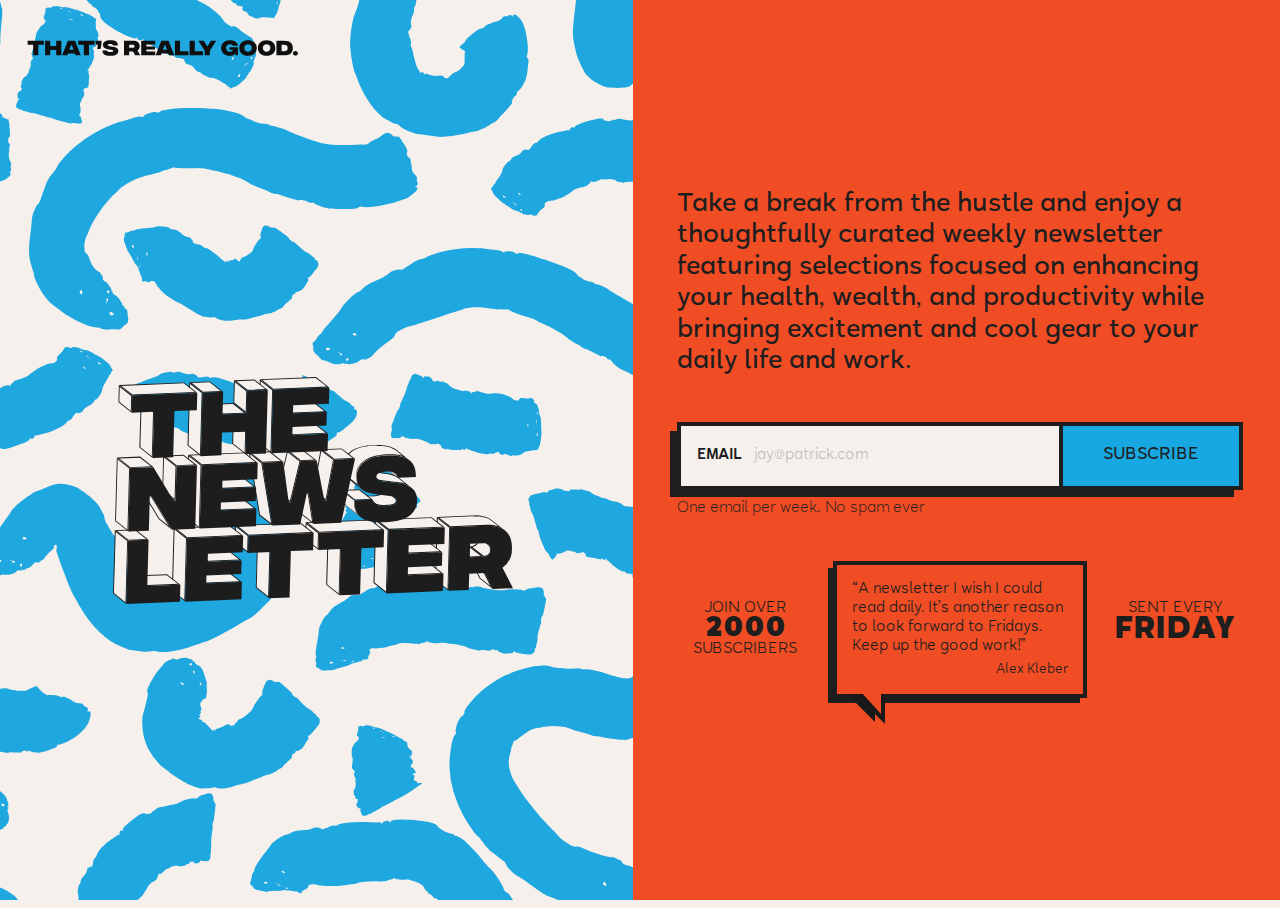
<file: newsletter/index.html>
<!doctype html>
<html data-n-head-ssr data-n-head="">
  <head>
    <title data-n-head="true">The Newsletter</title><meta data-n-head="true" charset="utf-8"><meta data-n-head="true" name="viewport" content="width=device-width,initial-scale=1"><meta data-n-head="true" data-hid="description" name="description" content="My slick Nuxt.js project"><meta data-n-head="true" name="description" content="A thoughtfully curated weekly newsletter featuring selections focused on enhancing your health, wealth, and productivity while bringing excitement and cool gear to your daily life and work."><meta data-n-head="true" name="keywords" content="recommendations, tech, entrepreneur, founder, design, development, gadgets, gear, apps, email, newsletter"><link data-n-head="true" rel="icon" type="image/x-icon" href="/favicon.ico"><link data-n-head="true" rel="stylesheet" href="https://use.fontawesome.com/releases/v5.0.10/css/all.css"><script data-n-head="true" src="https://polyfill.io/v2/polyfill.min.js?features=IntersectionObserver"></script><link rel="preload" href="/_nuxt/dd76498baac24e0cc88b.js" as="script"><link rel="preload" href="/_nuxt/2a375cec03a02bd22261.js" as="script"><link rel="preload" href="/_nuxt/358c6c0a5de1f77a4d34.js" as="script"><link rel="preload" href="/_nuxt/7ec6164765dc4adfae35.js" as="script"><link rel="preload" href="/_nuxt/4b0ad92066e53aeeed65.js" as="script"><style data-vue-ssr-id="7b06ce6a:0 fd547dac:0 d22a56ac:0">@font-face{font-family:GTSectraDisplay;src:url(/_nuxt/fonts/f2ab0bb.woff2) format("woff2"),url(/_nuxt/fonts/36e30c4.woff) format("woff");font-weight:400;font-style:normal;font-display:swap;text-rendering:optimizeLegibility}@font-face{font-family:GTSectraDisplay;src:url(/_nuxt/fonts/0d6639f.woff2) format("woff2"),url(/_nuxt/fonts/24c4201.woff) format("woff");font-weight:600;font-style:normal;font-display:swap;text-rendering:optimizeLegibility}@font-face{font-family:GTSectraDisplay;src:url(/_nuxt/fonts/324c02d.woff2) format("woff2"),url(/_nuxt/fonts/4ef46cd.woff) format("woff");font-weight:600;font-style:italic;font-display:swap;text-rendering:optimizeLegibility}@font-face{font-family:GTSectraDisplay;src:url(/_nuxt/fonts/7d47e69.woff2) format("woff2"),url(/_nuxt/fonts/b71b1dd.woff) format("woff");font-weight:700;font-style:normal;font-display:swap;text-rendering:optimizeLegibility}@font-face{font-family:GTSectraDisplay;src:url(/_nuxt/fonts/ff96eb6.woff2) format("woff2"),url(/_nuxt/fonts/19813c6.woff) format("woff");font-weight:700;font-style:italic;font-display:swap;text-rendering:optimizeLegibility}@font-face{font-family:GTSectraDisplay-Super;src:url(/_nuxt/fonts/af6d883.woff2) format("woff2"),url(/_nuxt/fonts/7a0757f.woff) format("woff");font-weight:900;font-style:normal;font-display:swap;text-rendering:optimizeLegibility}@font-face{font-family:GTSectraDisplay-SuperItalic;src:url(/_nuxt/fonts/97634a4.woff2) format("woff2"),url(/_nuxt/fonts/ac208ce.woff) format("woff");font-weight:900;font-style:italic;font-display:swap;text-rendering:optimizeLegibility}@font-face{font-family:Halcyon Hairline;src:url(/_nuxt/fonts/26bc782.woff2) format("woff2"),url(/_nuxt/fonts/3472569.woff) format("woff");font-weight:100;font-style:normal;font-display:swap;text-rendering:optimizeLegibility}@font-face{font-family:Halcyon Hairline;src:url(/_nuxt/fonts/19d1be8.woff2) format("woff2"),url(/_nuxt/fonts/771a250.woff) format("woff");font-weight:100;font-style:italic;font-display:swap;text-rendering:optimizeLegibility}@font-face{font-family:Halcyon;src:url(/_nuxt/fonts/6d2c2ab.woff2) format("woff2"),url(/_nuxt/fonts/319b93a.woff) format("woff");font-weight:200;font-style:normal;font-display:swap;text-rendering:optimizeLegibility}@font-face{font-family:Halcyon;src:url(/_nuxt/fonts/8591a5d.woff2) format("woff2"),url(/_nuxt/fonts/95fba84.woff) format("woff");font-weight:200;font-style:italic;font-display:swap;text-rendering:optimizeLegibility}@font-face{font-family:Halcyon;src:url(/_nuxt/fonts/9243cdf.woff2) format("woff2"),url(/_nuxt/fonts/f4eb522.woff) format("woff");font-weight:300;font-style:normal;font-display:swap}@font-face{font-family:Halcyon;src:url(/_nuxt/fonts/a62c6c9.woff2) format("woff2"),url(/_nuxt/fonts/ce2aab8.woff) format("woff");font-weight:300;font-style:italic;font-display:swap;text-rendering:optimizeLegibility}@font-face{font-family:Halcyon;src:url(/_nuxt/fonts/49b47e2.woff2) format("woff2"),url(/_nuxt/fonts/2505f19.woff) format("woff");font-weight:400;font-style:normal;font-display:swap}@font-face{font-family:Halcyon;src:url(/_nuxt/fonts/70dacff.woff2) format("woff2"),url(/_nuxt/fonts/85fd4fc.woff) format("woff");font-weight:400;font-style:italic;font-display:swap}@font-face{font-family:Halcyon;src:url(/_nuxt/fonts/6935bde.woff2) format("woff2"),url(/_nuxt/fonts/c83d5e6.woff) format("woff");font-weight:500;font-style:normal;font-display:swap;text-rendering:optimizeLegibility}@font-face{font-family:Halcyon;src:url(/_nuxt/fonts/459ea07.woff2) format("woff2"),url(/_nuxt/fonts/71d050a.woff) format("woff");font-weight:500;font-style:italic;font-display:swap}@font-face{font-family:Halcyon;src:url(/_nuxt/fonts/1903c61.woff2) format("woff2"),url(/_nuxt/fonts/4f7b026.woff) format("woff");font-weight:600;font-style:italic;font-display:swap;text-rendering:optimizeLegibility}@font-face{font-family:Halcyon;src:url(/_nuxt/fonts/04a7fa6.woff2) format("woff2"),url(/_nuxt/fonts/17a1eaf.woff) format("woff");font-weight:600;font-style:normal;font-display:swap;text-rendering:optimizeLegibility}@font-face{font-family:Halcyon;src:url(/_nuxt/fonts/47d98fa.woff2) format("woff2"),url(/_nuxt/fonts/e020f30.woff) format("woff");font-weight:700;font-style:normal;font-display:swap;text-rendering:optimizeLegibility}@font-face{font-family:Halcyon;src:url(/_nuxt/fonts/819fdd0.woff2) format("woff2"),url(/_nuxt/fonts/3b3415f.woff) format("woff");font-weight:700;font-style:italic;font-display:swap;text-rendering:optimizeLegibility}@font-face{font-family:Halcyon;src:url(/_nuxt/fonts/ec93a48.woff2) format("woff2"),url(/_nuxt/fonts/09f7fa5.woff) format("woff");font-weight:800;font-style:normal;font-display:swap;text-rendering:optimizeLegibility}@font-face{font-family:Halcyon;src:url(/_nuxt/fonts/9d34fa6.woff2) format("woff2"),url(/_nuxt/fonts/0d79a77.woff) format("woff");font-weight:800;font-style:italic;font-display:swap;text-rendering:optimizeLegibility}@-webkit-keyframes spinAround{0%{-webkit-transform:rotate(0);transform:rotate(0)}to{-webkit-transform:rotate(359deg);transform:rotate(359deg)}}.delete,.modal-close{background-color:rgba(10,10,10,.2)}.delete:after,.delete:before,.modal-close:after,.modal-close:before{background-color:#fff}.delete:focus,.delete:hover,.modal-close:focus,.modal-close:hover{background-color:rgba(10,10,10,.3)}.delete:active,.modal-close:active{background-color:rgba(10,10,10,.4)}@-ms-viewport{width:device-width}/*! bulma.io v0.7.2 | MIT License | github.com/jgthms/bulma */@keyframes spinAround{0%{-webkit-transform:rotate(0);transform:rotate(0)}to{-webkit-transform:rotate(359deg);transform:rotate(359deg)}}.breadcrumb,.button,.delete,.file,.is-unselectable,.modal-close,.pagination-ellipsis,.pagination-link,.pagination-next,.pagination-previous,.tabs{-webkit-touch-callout:none;-webkit-user-select:none;-moz-user-select:none;-ms-user-select:none;user-select:none}.navbar-link:not(.is-arrowless):after,.select:not(.is-multiple):not(.is-loading):after{border:3px solid transparent;border-radius:2px;border-right:0;border-top:0;content:" ";display:block;height:.625em;margin-top:-.4375em;pointer-events:none;position:absolute;top:50%;-webkit-transform:rotate(-45deg);transform:rotate(-45deg);-webkit-transform-origin:center;transform-origin:center;width:.625em}.block:not(:last-child),.box:not(:last-child),.breadcrumb:not(:last-child),.content:not(:last-child),.highlight:not(:last-child),.level:not(:last-child),.list:not(:last-child),.message:not(:last-child),.notification:not(:last-child),.progress:not(:last-child),.subtitle:not(:last-child),.table-container:not(:last-child),.table:not(:last-child),.tabs:not(:last-child),.title:not(:last-child){margin-bottom:1.5rem}.delete,.modal-close{-moz-appearance:none;-webkit-appearance:none;background-color:rgba(31,30,31,.2);border:none;border-radius:290486px;cursor:pointer;pointer-events:auto;display:inline-block;flex-grow:0;flex-shrink:0;font-size:0;height:20px;max-height:20px;max-width:20px;min-height:20px;min-width:20px;outline:0;position:relative;vertical-align:top;width:20px}.delete:after,.delete:before,.modal-close:after,.modal-close:before{background-color:#f5f0ec;content:"";display:block;left:50%;position:absolute;top:50%;-webkit-transform:translateX(-50%) translateY(-50%) rotate(45deg);transform:translateX(-50%) translateY(-50%) rotate(45deg);-webkit-transform-origin:center center;transform-origin:center center}.delete:before,.modal-close:before{height:2px;width:50%}.delete:after,.modal-close:after{height:50%;width:2px}.delete:focus,.delete:hover,.modal-close:focus,.modal-close:hover{background-color:rgba(31,30,31,.3)}.delete:active,.modal-close:active{background-color:rgba(31,30,31,.4)}.is-small.delete,.is-small.modal-close{height:16px;max-height:16px;max-width:16px;min-height:16px;min-width:16px;width:16px}.is-medium.delete,.is-medium.modal-close{height:24px;max-height:24px;max-width:24px;min-height:24px;min-width:24px;width:24px}.is-large.delete,.is-large.modal-close{height:32px;max-height:32px;max-width:32px;min-height:32px;min-width:32px;width:32px}.button.is-loading:after,.control.is-loading:after,.loader,.select.is-loading:after{-webkit-animation:spinAround .5s linear infinite;animation:spinAround .5s linear infinite;border-radius:290486px;border-color:transparent transparent #dbdbdb #dbdbdb;border-style:solid;border-width:2px;content:"";display:block;height:1em;position:relative;width:1em}.hero-video,.image.is-16by9 img,.image.is-1by1 img,.image.is-1by2 img,.image.is-1by3 img,.image.is-2by1 img,.image.is-2by3 img,.image.is-3by1 img,.image.is-3by2 img,.image.is-3by4 img,.image.is-3by5 img,.image.is-4by3 img,.image.is-4by5 img,.image.is-5by3 img,.image.is-5by4 img,.image.is-9by16 img,.image.is-square img,.is-overlay,.modal,.modal-background{bottom:0;left:0;position:absolute;right:0;top:0}.button,.file-cta,.file-name,.input,.pagination-ellipsis,.pagination-link,.pagination-next,.pagination-previous,.select select,.textarea{-moz-appearance:none;-webkit-appearance:none;align-items:center;border:1px solid transparent;border-radius:4px;box-shadow:none;display:inline-flex;font-size:1rem;height:2.25em;justify-content:flex-start;line-height:1.5;padding:calc(.375em - 1px) calc(.625em - 1px);position:relative;vertical-align:top}.button:active,.button:focus,.file-cta:active,.file-cta:focus,.file-name:active,.file-name:focus,.input:active,.input:focus,.is-active.button,.is-active.file-cta,.is-active.file-name,.is-active.input,.is-active.pagination-ellipsis,.is-active.pagination-link,.is-active.pagination-next,.is-active.pagination-previous,.is-active.textarea,.is-focused.button,.is-focused.file-cta,.is-focused.file-name,.is-focused.input,.is-focused.pagination-ellipsis,.is-focused.pagination-link,.is-focused.pagination-next,.is-focused.pagination-previous,.is-focused.textarea,.pagination-ellipsis:active,.pagination-ellipsis:focus,.pagination-link:active,.pagination-link:focus,.pagination-next:active,.pagination-next:focus,.pagination-previous:active,.pagination-previous:focus,.select select.is-active,.select select.is-focused,.select select:active,.select select:focus,.textarea:active,.textarea:focus{outline:0}.button[disabled],.file-cta[disabled],.file-name[disabled],.input[disabled],.pagination-ellipsis[disabled],.pagination-link[disabled],.pagination-next[disabled],.pagination-previous[disabled],.select select[disabled],.textarea[disabled]{cursor:not-allowed}/*! minireset.css v0.0.3 | MIT License | github.com/jgthms/minireset.css */blockquote,body,dd,dl,dt,fieldset,figure,h1,h2,h3,h4,h5,h6,hr,html,iframe,legend,li,ol,p,pre,textarea,ul{margin:0;padding:0}h1,h2,h3,h4,h5,h6{font-size:100%;font-weight:400}ul{list-style:none}button,input,select,textarea{margin:0}html{box-sizing:border-box}*,:after,:before{box-sizing:inherit}audio,img,video{height:auto;max-width:100%}iframe{border:0}table{border-collapse:collapse;border-spacing:0}td,th{padding:0;text-align:left}html{background-color:#f5f0ec;font-size:16px;-moz-osx-font-smoothing:grayscale;-webkit-font-smoothing:antialiased;min-width:300px;overflow-x:hidden;overflow-y:scroll;text-rendering:optimizeLegibility;-webkit-text-size-adjust:100%;-moz-text-size-adjust:100%;-ms-text-size-adjust:100%;text-size-adjust:100%}article,aside,figure,footer,header,hgroup,section{display:block}body,button,input,select,textarea{font-family:Halcyon,sans-serif}code,pre{-moz-osx-font-smoothing:auto;-webkit-font-smoothing:auto;font-family:monospace}body{font-size:1rem;line-height:1.5}a,body{color:#1f1e1f}a{cursor:pointer;text-decoration:none}a strong{color:currentColor}a:hover{color:#363636}code{color:#ff3860;font-size:.875em;font-weight:400;padding:.25em .5em}code,hr{background-color:#f5f5f5}hr{border:none;display:block;height:2px;margin:1.5rem 0}img{height:auto;max-width:100%}input[type=checkbox],input[type=radio]{vertical-align:baseline}small{font-size:.875em}span{font-style:inherit;font-weight:inherit}strong{color:#363636;font-weight:700}pre{-webkit-overflow-scrolling:touch;background-color:#f5f5f5;color:#4a4a4a;font-size:.875em;overflow-x:auto;padding:1.25rem 1.5rem;white-space:pre;word-wrap:normal}pre code{background-color:transparent;color:currentColor;font-size:1em;padding:0}table td,table th{text-align:left;vertical-align:top}table th{color:#363636}.is-clearfix:after{clear:both;content:" ";display:table}.is-pulled-left{float:left!important}.is-pulled-right{float:right!important}.is-clipped{overflow:hidden!important}.is-size-1{font-size:3rem!important}.is-size-2{font-size:2.5rem!important}.is-size-3{font-size:2rem!important}.is-size-4{font-size:1.5rem!important}.is-size-5{font-size:1.25rem!important}.is-size-6{font-size:1rem!important}.is-size-7{font-size:.75rem!important}@media screen and (max-width:768px){.is-size-1-mobile{font-size:3rem!important}.is-size-2-mobile{font-size:2.5rem!important}.is-size-3-mobile{font-size:2rem!important}.is-size-4-mobile{font-size:1.5rem!important}.is-size-5-mobile{font-size:1.25rem!important}.is-size-6-mobile{font-size:1rem!important}.is-size-7-mobile{font-size:.75rem!important}}@media print,screen and (min-width:769px){.is-size-1-tablet{font-size:3rem!important}.is-size-2-tablet{font-size:2.5rem!important}.is-size-3-tablet{font-size:2rem!important}.is-size-4-tablet{font-size:1.5rem!important}.is-size-5-tablet{font-size:1.25rem!important}.is-size-6-tablet{font-size:1rem!important}.is-size-7-tablet{font-size:.75rem!important}}@media screen and (max-width:1087px){.is-size-1-touch{font-size:3rem!important}.is-size-2-touch{font-size:2.5rem!important}.is-size-3-touch{font-size:2rem!important}.is-size-4-touch{font-size:1.5rem!important}.is-size-5-touch{font-size:1.25rem!important}.is-size-6-touch{font-size:1rem!important}.is-size-7-touch{font-size:.75rem!important}}@media screen and (min-width:1088px){.is-size-1-desktop{font-size:3rem!important}.is-size-2-desktop{font-size:2.5rem!important}.is-size-3-desktop{font-size:2rem!important}.is-size-4-desktop{font-size:1.5rem!important}.is-size-5-desktop{font-size:1.25rem!important}.is-size-6-desktop{font-size:1rem!important}.is-size-7-desktop{font-size:.75rem!important}}@media screen and (min-width:1280px){.is-size-1-widescreen{font-size:3rem!important}.is-size-2-widescreen{font-size:2.5rem!important}.is-size-3-widescreen{font-size:2rem!important}.is-size-4-widescreen{font-size:1.5rem!important}.is-size-5-widescreen{font-size:1.25rem!important}.is-size-6-widescreen{font-size:1rem!important}.is-size-7-widescreen{font-size:.75rem!important}}@media screen and (min-width:1472px){.is-size-1-fullhd{font-size:3rem!important}.is-size-2-fullhd{font-size:2.5rem!important}.is-size-3-fullhd{font-size:2rem!important}.is-size-4-fullhd{font-size:1.5rem!important}.is-size-5-fullhd{font-size:1.25rem!important}.is-size-6-fullhd{font-size:1rem!important}.is-size-7-fullhd{font-size:.75rem!important}}.has-text-centered{text-align:center!important}.has-text-justified{text-align:justify!important}.has-text-left{text-align:left!important}.has-text-right{text-align:right!important}@media screen and (max-width:768px){.has-text-centered-mobile{text-align:center!important}}@media print,screen and (min-width:769px){.has-text-centered-tablet{text-align:center!important}}@media screen and (min-width:769px) and (max-width:1087px){.has-text-centered-tablet-only{text-align:center!important}}@media screen and (max-width:1087px){.has-text-centered-touch{text-align:center!important}}@media screen and (min-width:1088px){.has-text-centered-desktop{text-align:center!important}}@media screen and (min-width:1088px) and (max-width:1279px){.has-text-centered-desktop-only{text-align:center!important}}@media screen and (min-width:1280px){.has-text-centered-widescreen{text-align:center!important}}@media screen and (min-width:1280px) and (max-width:1471px){.has-text-centered-widescreen-only{text-align:center!important}}@media screen and (min-width:1472px){.has-text-centered-fullhd{text-align:center!important}}@media screen and (max-width:768px){.has-text-justified-mobile{text-align:justify!important}}@media print,screen and (min-width:769px){.has-text-justified-tablet{text-align:justify!important}}@media screen and (min-width:769px) and (max-width:1087px){.has-text-justified-tablet-only{text-align:justify!important}}@media screen and (max-width:1087px){.has-text-justified-touch{text-align:justify!important}}@media screen and (min-width:1088px){.has-text-justified-desktop{text-align:justify!important}}@media screen and (min-width:1088px) and (max-width:1279px){.has-text-justified-desktop-only{text-align:justify!important}}@media screen and (min-width:1280px){.has-text-justified-widescreen{text-align:justify!important}}@media screen and (min-width:1280px) and (max-width:1471px){.has-text-justified-widescreen-only{text-align:justify!important}}@media screen and (min-width:1472px){.has-text-justified-fullhd{text-align:justify!important}}@media screen and (max-width:768px){.has-text-left-mobile{text-align:left!important}}@media print,screen and (min-width:769px){.has-text-left-tablet{text-align:left!important}}@media screen and (min-width:769px) and (max-width:1087px){.has-text-left-tablet-only{text-align:left!important}}@media screen and (max-width:1087px){.has-text-left-touch{text-align:left!important}}@media screen and (min-width:1088px){.has-text-left-desktop{text-align:left!important}}@media screen and (min-width:1088px) and (max-width:1279px){.has-text-left-desktop-only{text-align:left!important}}@media screen and (min-width:1280px){.has-text-left-widescreen{text-align:left!important}}@media screen and (min-width:1280px) and (max-width:1471px){.has-text-left-widescreen-only{text-align:left!important}}@media screen and (min-width:1472px){.has-text-left-fullhd{text-align:left!important}}@media screen and (max-width:768px){.has-text-right-mobile{text-align:right!important}}@media print,screen and (min-width:769px){.has-text-right-tablet{text-align:right!important}}@media screen and (min-width:769px) and (max-width:1087px){.has-text-right-tablet-only{text-align:right!important}}@media screen and (max-width:1087px){.has-text-right-touch{text-align:right!important}}@media screen and (min-width:1088px){.has-text-right-desktop{text-align:right!important}}@media screen and (min-width:1088px) and (max-width:1279px){.has-text-right-desktop-only{text-align:right!important}}@media screen and (min-width:1280px){.has-text-right-widescreen{text-align:right!important}}@media screen and (min-width:1280px) and (max-width:1471px){.has-text-right-widescreen-only{text-align:right!important}}@media screen and (min-width:1472px){.has-text-right-fullhd{text-align:right!important}}.is-capitalized{text-transform:capitalize!important}.is-lowercase{text-transform:lowercase!important}.is-uppercase{text-transform:uppercase!important}.is-italic{font-style:italic!important}.has-text-white{color:#fff!important}a.has-text-white:focus,a.has-text-white:hover{color:#e6e6e6!important}.has-background-white{background-color:#fff!important}.has-text-black{color:#0a0a0a!important}a.has-text-black:focus,a.has-text-black:hover{color:#000!important}.has-background-black{background-color:#0a0a0a!important}.has-text-light{color:#f5f5f5!important}a.has-text-light:focus,a.has-text-light:hover{color:#dbdbdb!important}.has-background-light{background-color:#f5f5f5!important}.has-text-dark{color:#363636!important}a.has-text-dark:focus,a.has-text-dark:hover{color:#1c1c1c!important}.has-background-dark{background-color:#363636!important}.has-text-primary{color:#00d1b2!important}a.has-text-primary:focus,a.has-text-primary:hover{color:#009e86!important}.has-background-primary{background-color:#00d1b2!important}.has-text-link{color:#3273dc!important}a.has-text-link:focus,a.has-text-link:hover{color:#205bbc!important}.has-background-link{background-color:#3273dc!important}.has-text-info{color:#209cee!important}a.has-text-info:focus,a.has-text-info:hover{color:#0f81cc!important}.has-background-info{background-color:#209cee!important}.has-text-success{color:#23d160!important}a.has-text-success:focus,a.has-text-success:hover{color:#1ca64c!important}.has-background-success{background-color:#23d160!important}.has-text-warning{color:#ffdd57!important}a.has-text-warning:focus,a.has-text-warning:hover{color:#ffd324!important}.has-background-warning{background-color:#ffdd57!important}.has-text-danger{color:#ff3860!important}a.has-text-danger:focus,a.has-text-danger:hover{color:#ff0537!important}.has-background-danger{background-color:#ff3860!important}.has-text-black-bis{color:#121212!important}.has-background-black-bis{background-color:#121212!important}.has-text-black-ter{color:#242424!important}.has-background-black-ter{background-color:#242424!important}.has-text-grey-darker{color:#363636!important}.has-background-grey-darker{background-color:#363636!important}.has-text-grey-dark{color:#4a4a4a!important}.has-background-grey-dark{background-color:#4a4a4a!important}.has-text-grey{color:#7a7a7a!important}.has-background-grey{background-color:#7a7a7a!important}.has-text-grey-light{color:#b5b5b5!important}.has-background-grey-light{background-color:#b5b5b5!important}.has-text-grey-lighter{color:#dbdbdb!important}.has-background-grey-lighter{background-color:#dbdbdb!important}.has-text-white-ter{color:#f5f5f5!important}.has-background-white-ter{background-color:#f5f5f5!important}.has-text-white-bis{color:#fafafa!important}.has-background-white-bis{background-color:#fafafa!important}.has-text-weight-light{font-weight:300!important}.has-text-weight-normal{font-weight:400!important}.has-text-weight-semibold{font-weight:600!important}.has-text-weight-bold{font-weight:700!important}.is-block{display:block!important}@media screen and (max-width:768px){.is-block-mobile{display:block!important}}@media print,screen and (min-width:769px){.is-block-tablet{display:block!important}}@media screen and (min-width:769px) and (max-width:1087px){.is-block-tablet-only{display:block!important}}@media screen and (max-width:1087px){.is-block-touch{display:block!important}}@media screen and (min-width:1088px){.is-block-desktop{display:block!important}}@media screen and (min-width:1088px) and (max-width:1279px){.is-block-desktop-only{display:block!important}}@media screen and (min-width:1280px){.is-block-widescreen{display:block!important}}@media screen and (min-width:1280px) and (max-width:1471px){.is-block-widescreen-only{display:block!important}}@media screen and (min-width:1472px){.is-block-fullhd{display:block!important}}.is-flex{display:flex!important}@media screen and (max-width:768px){.is-flex-mobile{display:flex!important}}@media print,screen and (min-width:769px){.is-flex-tablet{display:flex!important}}@media screen and (min-width:769px) and (max-width:1087px){.is-flex-tablet-only{display:flex!important}}@media screen and (max-width:1087px){.is-flex-touch{display:flex!important}}@media screen and (min-width:1088px){.is-flex-desktop{display:flex!important}}@media screen and (min-width:1088px) and (max-width:1279px){.is-flex-desktop-only{display:flex!important}}@media screen and (min-width:1280px){.is-flex-widescreen{display:flex!important}}@media screen and (min-width:1280px) and (max-width:1471px){.is-flex-widescreen-only{display:flex!important}}@media screen and (min-width:1472px){.is-flex-fullhd{display:flex!important}}.is-inline{display:inline!important}@media screen and (max-width:768px){.is-inline-mobile{display:inline!important}}@media print,screen and (min-width:769px){.is-inline-tablet{display:inline!important}}@media screen and (min-width:769px) and (max-width:1087px){.is-inline-tablet-only{display:inline!important}}@media screen and (max-width:1087px){.is-inline-touch{display:inline!important}}@media screen and (min-width:1088px){.is-inline-desktop{display:inline!important}}@media screen and (min-width:1088px) and (max-width:1279px){.is-inline-desktop-only{display:inline!important}}@media screen and (min-width:1280px){.is-inline-widescreen{display:inline!important}}@media screen and (min-width:1280px) and (max-width:1471px){.is-inline-widescreen-only{display:inline!important}}@media screen and (min-width:1472px){.is-inline-fullhd{display:inline!important}}.is-inline-block{display:inline-block!important}@media screen and (max-width:768px){.is-inline-block-mobile{display:inline-block!important}}@media print,screen and (min-width:769px){.is-inline-block-tablet{display:inline-block!important}}@media screen and (min-width:769px) and (max-width:1087px){.is-inline-block-tablet-only{display:inline-block!important}}@media screen and (max-width:1087px){.is-inline-block-touch{display:inline-block!important}}@media screen and (min-width:1088px){.is-inline-block-desktop{display:inline-block!important}}@media screen and (min-width:1088px) and (max-width:1279px){.is-inline-block-desktop-only{display:inline-block!important}}@media screen and (min-width:1280px){.is-inline-block-widescreen{display:inline-block!important}}@media screen and (min-width:1280px) and (max-width:1471px){.is-inline-block-widescreen-only{display:inline-block!important}}@media screen and (min-width:1472px){.is-inline-block-fullhd{display:inline-block!important}}.is-inline-flex{display:inline-flex!important}@media screen and (max-width:768px){.is-inline-flex-mobile{display:inline-flex!important}}@media print,screen and (min-width:769px){.is-inline-flex-tablet{display:inline-flex!important}}@media screen and (min-width:769px) and (max-width:1087px){.is-inline-flex-tablet-only{display:inline-flex!important}}@media screen and (max-width:1087px){.is-inline-flex-touch{display:inline-flex!important}}@media screen and (min-width:1088px){.is-inline-flex-desktop{display:inline-flex!important}}@media screen and (min-width:1088px) and (max-width:1279px){.is-inline-flex-desktop-only{display:inline-flex!important}}@media screen and (min-width:1280px){.is-inline-flex-widescreen{display:inline-flex!important}}@media screen and (min-width:1280px) and (max-width:1471px){.is-inline-flex-widescreen-only{display:inline-flex!important}}@media screen and (min-width:1472px){.is-inline-flex-fullhd{display:inline-flex!important}}.is-hidden{display:none!important}.is-sr-only{border:none!important;clip:rect(0,0,0,0)!important;height:.01em!important;overflow:hidden!important;padding:0!important;position:absolute!important;white-space:nowrap!important;width:.01em!important}@media screen and (max-width:768px){.is-hidden-mobile{display:none!important}}@media print,screen and (min-width:769px){.is-hidden-tablet{display:none!important}}@media screen and (min-width:769px) and (max-width:1087px){.is-hidden-tablet-only{display:none!important}}@media screen and (max-width:1087px){.is-hidden-touch{display:none!important}}@media screen and (min-width:1088px){.is-hidden-desktop{display:none!important}}@media screen and (min-width:1088px) and (max-width:1279px){.is-hidden-desktop-only{display:none!important}}@media screen and (min-width:1280px){.is-hidden-widescreen{display:none!important}}@media screen and (min-width:1280px) and (max-width:1471px){.is-hidden-widescreen-only{display:none!important}}@media screen and (min-width:1472px){.is-hidden-fullhd{display:none!important}}.is-invisible{visibility:hidden!important}@media screen and (max-width:768px){.is-invisible-mobile{visibility:hidden!important}}@media print,screen and (min-width:769px){.is-invisible-tablet{visibility:hidden!important}}@media screen and (min-width:769px) and (max-width:1087px){.is-invisible-tablet-only{visibility:hidden!important}}@media screen and (max-width:1087px){.is-invisible-touch{visibility:hidden!important}}@media screen and (min-width:1088px){.is-invisible-desktop{visibility:hidden!important}}@media screen and (min-width:1088px) and (max-width:1279px){.is-invisible-desktop-only{visibility:hidden!important}}@media screen and (min-width:1280px){.is-invisible-widescreen{visibility:hidden!important}}@media screen and (min-width:1280px) and (max-width:1471px){.is-invisible-widescreen-only{visibility:hidden!important}}@media screen and (min-width:1472px){.is-invisible-fullhd{visibility:hidden!important}}.is-marginless{margin:0!important}.is-paddingless{padding:0!important}.is-radiusless{border-radius:0!important}.is-shadowless{box-shadow:none!important}.box{border-radius:6px;box-shadow:0 2px 3px rgba(31,30,31,.1),0 0 0 1px rgba(31,30,31,.1);color:#1f1e1f;padding:1.25rem}a.box:focus,a.box:hover{box-shadow:0 2px 3px rgba(31,30,31,.1),0 0 0 1px #1f1e1f}a.box:active{box-shadow:inset 0 1px 2px rgba(31,30,31,.2),0 0 0 1px #1f1e1f}.button{background-color:#ca4423;border-color:#1f1e1f;border-width:1px;cursor:pointer;justify-content:center;padding:calc(.375em - 1px) .75em;text-align:center;white-space:nowrap}.button strong{color:inherit}.button .icon,.button .icon.is-large,.button .icon.is-medium,.button .icon.is-small{height:1.5em;width:1.5em}.button .icon:first-child:not(:last-child){margin-left:calc(-.375em - 1px);margin-right:.1875em}.button .icon:last-child:not(:first-child){margin-left:.1875em;margin-right:calc(-.375em - 1px)}.button .icon:first-child:last-child{margin-left:calc(-.375em - 1px);margin-right:calc(-.375em - 1px)}.button.is-hovered,.button:hover{border-color:#1f1e1f;color:#1f1e1f}.button.is-focused,.button:focus{border-color:#3273dc;color:#363636}.button.is-focused:not(:active),.button:focus:not(:active){box-shadow:0 0 0 .125em rgba(31,30,31,.25)}.button.is-active,.button:active{border-color:#4a4a4a;color:#363636}.button.is-text{background-color:transparent;border-color:transparent;color:#1f1e1f;text-decoration:underline}.button.is-text.is-focused,.button.is-text.is-hovered,.button.is-text:focus,.button.is-text:hover{background-color:#f5f5f5;color:#363636}.button.is-text.is-active,.button.is-text:active{background-color:#e8e8e8;color:#363636}.button.is-text[disabled]{background-color:transparent;border-color:transparent;box-shadow:none}.button.is-white{background-color:#fff;border-color:transparent;color:#0a0a0a}.button.is-white.is-hovered,.button.is-white:hover{background-color:#f9f9f9;border-color:transparent;color:#0a0a0a}.button.is-white.is-focused,.button.is-white:focus{border-color:transparent;color:#0a0a0a}.button.is-white.is-focused:not(:active),.button.is-white:focus:not(:active){box-shadow:0 0 0 .125em hsla(0,0%,100%,.25)}.button.is-white.is-active,.button.is-white:active{background-color:#f2f2f2;border-color:transparent;color:#0a0a0a}.button.is-white[disabled]{background-color:#fff;border-color:transparent;box-shadow:none}.button.is-white.is-inverted{background-color:#0a0a0a;color:#fff}.button.is-white.is-inverted:hover{background-color:#000}.button.is-white.is-inverted[disabled]{background-color:#0a0a0a;border-color:transparent;box-shadow:none;color:#fff}.button.is-white.is-loading:after{border-color:transparent transparent #0a0a0a #0a0a0a!important}.button.is-white.is-outlined{background-color:transparent;border-color:#fff;color:#fff}.button.is-white.is-outlined:focus,.button.is-white.is-outlined:hover{background-color:#fff;border-color:#fff;color:#0a0a0a}.button.is-white.is-outlined.is-loading:after{border-color:transparent transparent #fff #fff!important}.button.is-white.is-outlined[disabled]{background-color:transparent;border-color:#fff;box-shadow:none;color:#fff}.button.is-white.is-inverted.is-outlined{background-color:transparent;border-color:#0a0a0a;color:#0a0a0a}.button.is-white.is-inverted.is-outlined:focus,.button.is-white.is-inverted.is-outlined:hover{background-color:#0a0a0a;color:#fff}.button.is-white.is-inverted.is-outlined[disabled]{background-color:transparent;border-color:#0a0a0a;box-shadow:none;color:#0a0a0a}.button.is-black{background-color:#0a0a0a;border-color:transparent;color:#fff}.button.is-black.is-hovered,.button.is-black:hover{background-color:#040404;border-color:transparent;color:#fff}.button.is-black.is-focused,.button.is-black:focus{border-color:transparent;color:#fff}.button.is-black.is-focused:not(:active),.button.is-black:focus:not(:active){box-shadow:0 0 0 .125em rgba(10,10,10,.25)}.button.is-black.is-active,.button.is-black:active{background-color:#000;border-color:transparent;color:#fff}.button.is-black[disabled]{background-color:#0a0a0a;border-color:transparent;box-shadow:none}.button.is-black.is-inverted{background-color:#fff;color:#0a0a0a}.button.is-black.is-inverted:hover{background-color:#f2f2f2}.button.is-black.is-inverted[disabled]{background-color:#fff;border-color:transparent;box-shadow:none;color:#0a0a0a}.button.is-black.is-loading:after{border-color:transparent transparent #fff #fff!important}.button.is-black.is-outlined{background-color:transparent;border-color:#0a0a0a;color:#0a0a0a}.button.is-black.is-outlined:focus,.button.is-black.is-outlined:hover{background-color:#0a0a0a;border-color:#0a0a0a;color:#fff}.button.is-black.is-outlined.is-loading:after{border-color:transparent transparent #0a0a0a #0a0a0a!important}.button.is-black.is-outlined[disabled]{background-color:transparent;border-color:#0a0a0a;box-shadow:none;color:#0a0a0a}.button.is-black.is-inverted.is-outlined{background-color:transparent;border-color:#fff;color:#fff}.button.is-black.is-inverted.is-outlined:focus,.button.is-black.is-inverted.is-outlined:hover{background-color:#fff;color:#0a0a0a}.button.is-black.is-inverted.is-outlined[disabled]{background-color:transparent;border-color:#fff;box-shadow:none;color:#fff}.button.is-light{background-color:#f5f5f5;border-color:transparent;color:#363636}.button.is-light.is-hovered,.button.is-light:hover{background-color:#eee;border-color:transparent;color:#363636}.button.is-light.is-focused,.button.is-light:focus{border-color:transparent;color:#363636}.button.is-light.is-focused:not(:active),.button.is-light:focus:not(:active){box-shadow:0 0 0 .125em hsla(0,0%,96.1%,.25)}.button.is-light.is-active,.button.is-light:active{background-color:#e8e8e8;border-color:transparent;color:#363636}.button.is-light[disabled]{background-color:#f5f5f5;border-color:transparent;box-shadow:none}.button.is-light.is-inverted{background-color:#363636;color:#f5f5f5}.button.is-light.is-inverted:hover{background-color:#292929}.button.is-light.is-inverted[disabled]{background-color:#363636;border-color:transparent;box-shadow:none;color:#f5f5f5}.button.is-light.is-loading:after{border-color:transparent transparent #363636 #363636!important}.button.is-light.is-outlined{background-color:transparent;border-color:#f5f5f5;color:#f5f5f5}.button.is-light.is-outlined:focus,.button.is-light.is-outlined:hover{background-color:#f5f5f5;border-color:#f5f5f5;color:#363636}.button.is-light.is-outlined.is-loading:after{border-color:transparent transparent #f5f5f5 #f5f5f5!important}.button.is-light.is-outlined[disabled]{background-color:transparent;border-color:#f5f5f5;box-shadow:none;color:#f5f5f5}.button.is-light.is-inverted.is-outlined{background-color:transparent;border-color:#363636;color:#363636}.button.is-light.is-inverted.is-outlined:focus,.button.is-light.is-inverted.is-outlined:hover{background-color:#363636;color:#f5f5f5}.button.is-light.is-inverted.is-outlined[disabled]{background-color:transparent;border-color:#363636;box-shadow:none;color:#363636}.button.is-dark{background-color:#363636;border-color:transparent;color:#f5f5f5}.button.is-dark.is-hovered,.button.is-dark:hover{background-color:#2f2f2f;border-color:transparent;color:#f5f5f5}.button.is-dark.is-focused,.button.is-dark:focus{border-color:transparent;color:#f5f5f5}.button.is-dark.is-focused:not(:active),.button.is-dark:focus:not(:active){box-shadow:0 0 0 .125em rgba(54,54,54,.25)}.button.is-dark.is-active,.button.is-dark:active{background-color:#292929;border-color:transparent;color:#f5f5f5}.button.is-dark[disabled]{background-color:#363636;border-color:transparent;box-shadow:none}.button.is-dark.is-inverted{background-color:#f5f5f5;color:#363636}.button.is-dark.is-inverted:hover{background-color:#e8e8e8}.button.is-dark.is-inverted[disabled]{background-color:#f5f5f5;border-color:transparent;box-shadow:none;color:#363636}.button.is-dark.is-loading:after{border-color:transparent transparent #f5f5f5 #f5f5f5!important}.button.is-dark.is-outlined{background-color:transparent;border-color:#363636;color:#363636}.button.is-dark.is-outlined:focus,.button.is-dark.is-outlined:hover{background-color:#363636;border-color:#363636;color:#f5f5f5}.button.is-dark.is-outlined.is-loading:after{border-color:transparent transparent #363636 #363636!important}.button.is-dark.is-outlined[disabled]{background-color:transparent;border-color:#363636;box-shadow:none;color:#363636}.button.is-dark.is-inverted.is-outlined{background-color:transparent;border-color:#f5f5f5;color:#f5f5f5}.button.is-dark.is-inverted.is-outlined:focus,.button.is-dark.is-inverted.is-outlined:hover{background-color:#f5f5f5;color:#363636}.button.is-dark.is-inverted.is-outlined[disabled]{background-color:transparent;border-color:#f5f5f5;box-shadow:none;color:#f5f5f5}.button.is-primary{background-color:#00d1b2;border-color:transparent;color:#fff}.button.is-primary.is-hovered,.button.is-primary:hover{background-color:#00c4a7;border-color:transparent;color:#fff}.button.is-primary.is-focused,.button.is-primary:focus{border-color:transparent;color:#fff}.button.is-primary.is-focused:not(:active),.button.is-primary:focus:not(:active){box-shadow:0 0 0 .125em rgba(0,209,178,.25)}.button.is-primary.is-active,.button.is-primary:active{background-color:#00b89c;border-color:transparent;color:#fff}.button.is-primary[disabled]{background-color:#00d1b2;border-color:transparent;box-shadow:none}.button.is-primary.is-inverted{background-color:#fff;color:#00d1b2}.button.is-primary.is-inverted:hover{background-color:#f2f2f2}.button.is-primary.is-inverted[disabled]{background-color:#fff;border-color:transparent;box-shadow:none;color:#00d1b2}.button.is-primary.is-loading:after{border-color:transparent transparent #fff #fff!important}.button.is-primary.is-outlined{background-color:transparent;border-color:#00d1b2;color:#00d1b2}.button.is-primary.is-outlined:focus,.button.is-primary.is-outlined:hover{background-color:#00d1b2;border-color:#00d1b2;color:#fff}.button.is-primary.is-outlined.is-loading:after{border-color:transparent transparent #00d1b2 #00d1b2!important}.button.is-primary.is-outlined[disabled]{background-color:transparent;border-color:#00d1b2;box-shadow:none;color:#00d1b2}.button.is-primary.is-inverted.is-outlined{background-color:transparent;border-color:#fff;color:#fff}.button.is-primary.is-inverted.is-outlined:focus,.button.is-primary.is-inverted.is-outlined:hover{background-color:#fff;color:#00d1b2}.button.is-primary.is-inverted.is-outlined[disabled]{background-color:transparent;border-color:#fff;box-shadow:none;color:#fff}.button.is-link{background-color:#3273dc;border-color:transparent;color:#fff}.button.is-link.is-hovered,.button.is-link:hover{background-color:#276cda;border-color:transparent;color:#fff}.button.is-link.is-focused,.button.is-link:focus{border-color:transparent;color:#fff}.button.is-link.is-focused:not(:active),.button.is-link:focus:not(:active){box-shadow:0 0 0 .125em rgba(50,115,220,.25)}.button.is-link.is-active,.button.is-link:active{background-color:#2366d1;border-color:transparent;color:#fff}.button.is-link[disabled]{background-color:#3273dc;border-color:transparent;box-shadow:none}.button.is-link.is-inverted{background-color:#fff;color:#3273dc}.button.is-link.is-inverted:hover{background-color:#f2f2f2}.button.is-link.is-inverted[disabled]{background-color:#fff;border-color:transparent;box-shadow:none;color:#3273dc}.button.is-link.is-loading:after{border-color:transparent transparent #fff #fff!important}.button.is-link.is-outlined{background-color:transparent;border-color:#3273dc;color:#3273dc}.button.is-link.is-outlined:focus,.button.is-link.is-outlined:hover{background-color:#3273dc;border-color:#3273dc;color:#fff}.button.is-link.is-outlined.is-loading:after{border-color:transparent transparent #3273dc #3273dc!important}.button.is-link.is-outlined[disabled]{background-color:transparent;border-color:#3273dc;box-shadow:none;color:#3273dc}.button.is-link.is-inverted.is-outlined{background-color:transparent;border-color:#fff;color:#fff}.button.is-link.is-inverted.is-outlined:focus,.button.is-link.is-inverted.is-outlined:hover{background-color:#fff;color:#3273dc}.button.is-link.is-inverted.is-outlined[disabled]{background-color:transparent;border-color:#fff;box-shadow:none;color:#fff}.button.is-info{background-color:#209cee;border-color:transparent;color:#fff}.button.is-info.is-hovered,.button.is-info:hover{background-color:#1496ed;border-color:transparent;color:#fff}.button.is-info.is-focused,.button.is-info:focus{border-color:transparent;color:#fff}.button.is-info.is-focused:not(:active),.button.is-info:focus:not(:active){box-shadow:0 0 0 .125em rgba(32,156,238,.25)}.button.is-info.is-active,.button.is-info:active{background-color:#118fe4;border-color:transparent;color:#fff}.button.is-info[disabled]{background-color:#209cee;border-color:transparent;box-shadow:none}.button.is-info.is-inverted{background-color:#fff;color:#209cee}.button.is-info.is-inverted:hover{background-color:#f2f2f2}.button.is-info.is-inverted[disabled]{background-color:#fff;border-color:transparent;box-shadow:none;color:#209cee}.button.is-info.is-loading:after{border-color:transparent transparent #fff #fff!important}.button.is-info.is-outlined{background-color:transparent;border-color:#209cee;color:#209cee}.button.is-info.is-outlined:focus,.button.is-info.is-outlined:hover{background-color:#209cee;border-color:#209cee;color:#fff}.button.is-info.is-outlined.is-loading:after{border-color:transparent transparent #209cee #209cee!important}.button.is-info.is-outlined[disabled]{background-color:transparent;border-color:#209cee;box-shadow:none;color:#209cee}.button.is-info.is-inverted.is-outlined{background-color:transparent;border-color:#fff;color:#fff}.button.is-info.is-inverted.is-outlined:focus,.button.is-info.is-inverted.is-outlined:hover{background-color:#fff;color:#209cee}.button.is-info.is-inverted.is-outlined[disabled]{background-color:transparent;border-color:#fff;box-shadow:none;color:#fff}.button.is-success{background-color:#23d160;border-color:transparent;color:#fff}.button.is-success.is-hovered,.button.is-success:hover{background-color:#22c65b;border-color:transparent;color:#fff}.button.is-success.is-focused,.button.is-success:focus{border-color:transparent;color:#fff}.button.is-success.is-focused:not(:active),.button.is-success:focus:not(:active){box-shadow:0 0 0 .125em rgba(35,209,96,.25)}.button.is-success.is-active,.button.is-success:active{background-color:#20bc56;border-color:transparent;color:#fff}.button.is-success[disabled]{background-color:#23d160;border-color:transparent;box-shadow:none}.button.is-success.is-inverted{background-color:#fff;color:#23d160}.button.is-success.is-inverted:hover{background-color:#f2f2f2}.button.is-success.is-inverted[disabled]{background-color:#fff;border-color:transparent;box-shadow:none;color:#23d160}.button.is-success.is-loading:after{border-color:transparent transparent #fff #fff!important}.button.is-success.is-outlined{background-color:transparent;border-color:#23d160;color:#23d160}.button.is-success.is-outlined:focus,.button.is-success.is-outlined:hover{background-color:#23d160;border-color:#23d160;color:#fff}.button.is-success.is-outlined.is-loading:after{border-color:transparent transparent #23d160 #23d160!important}.button.is-success.is-outlined[disabled]{background-color:transparent;border-color:#23d160;box-shadow:none;color:#23d160}.button.is-success.is-inverted.is-outlined{background-color:transparent;border-color:#fff;color:#fff}.button.is-success.is-inverted.is-outlined:focus,.button.is-success.is-inverted.is-outlined:hover{background-color:#fff;color:#23d160}.button.is-success.is-inverted.is-outlined[disabled]{background-color:transparent;border-color:#fff;box-shadow:none;color:#fff}.button.is-warning{background-color:#ffdd57;border-color:transparent;color:rgba(0,0,0,.7)}.button.is-warning.is-hovered,.button.is-warning:hover{background-color:#ffdb4a;border-color:transparent;color:rgba(0,0,0,.7)}.button.is-warning.is-focused,.button.is-warning:focus{border-color:transparent;color:rgba(0,0,0,.7)}.button.is-warning.is-focused:not(:active),.button.is-warning:focus:not(:active){box-shadow:0 0 0 .125em rgba(255,221,87,.25)}.button.is-warning.is-active,.button.is-warning:active{background-color:#ffd83d;border-color:transparent;color:rgba(0,0,0,.7)}.button.is-warning[disabled]{background-color:#ffdd57;border-color:transparent;box-shadow:none}.button.is-warning.is-inverted{color:#ffdd57}.button.is-warning.is-inverted,.button.is-warning.is-inverted:hover{background-color:rgba(0,0,0,.7)}.button.is-warning.is-inverted[disabled]{background-color:rgba(0,0,0,.7);border-color:transparent;box-shadow:none;color:#ffdd57}.button.is-warning.is-loading:after{border-color:transparent transparent rgba(0,0,0,.7) rgba(0,0,0,.7)!important}.button.is-warning.is-outlined{background-color:transparent;border-color:#ffdd57;color:#ffdd57}.button.is-warning.is-outlined:focus,.button.is-warning.is-outlined:hover{background-color:#ffdd57;border-color:#ffdd57;color:rgba(0,0,0,.7)}.button.is-warning.is-outlined.is-loading:after{border-color:transparent transparent #ffdd57 #ffdd57!important}.button.is-warning.is-outlined[disabled]{background-color:transparent;border-color:#ffdd57;box-shadow:none;color:#ffdd57}.button.is-warning.is-inverted.is-outlined{background-color:transparent;border-color:rgba(0,0,0,.7);color:rgba(0,0,0,.7)}.button.is-warning.is-inverted.is-outlined:focus,.button.is-warning.is-inverted.is-outlined:hover{background-color:rgba(0,0,0,.7);color:#ffdd57}.button.is-warning.is-inverted.is-outlined[disabled]{background-color:transparent;border-color:rgba(0,0,0,.7);box-shadow:none;color:rgba(0,0,0,.7)}.button.is-danger{background-color:#ff3860;border-color:transparent;color:#fff}.button.is-danger.is-hovered,.button.is-danger:hover{background-color:#ff2b56;border-color:transparent;color:#fff}.button.is-danger.is-focused,.button.is-danger:focus{border-color:transparent;color:#fff}.button.is-danger.is-focused:not(:active),.button.is-danger:focus:not(:active){box-shadow:0 0 0 .125em rgba(255,56,96,.25)}.button.is-danger.is-active,.button.is-danger:active{background-color:#ff1f4b;border-color:transparent;color:#fff}.button.is-danger[disabled]{background-color:#ff3860;border-color:transparent;box-shadow:none}.button.is-danger.is-inverted{background-color:#fff;color:#ff3860}.button.is-danger.is-inverted:hover{background-color:#f2f2f2}.button.is-danger.is-inverted[disabled]{background-color:#fff;border-color:transparent;box-shadow:none;color:#ff3860}.button.is-danger.is-loading:after{border-color:transparent transparent #fff #fff!important}.button.is-danger.is-outlined{background-color:transparent;border-color:#ff3860;color:#ff3860}.button.is-danger.is-outlined:focus,.button.is-danger.is-outlined:hover{background-color:#ff3860;border-color:#ff3860;color:#fff}.button.is-danger.is-outlined.is-loading:after{border-color:transparent transparent #ff3860 #ff3860!important}.button.is-danger.is-outlined[disabled]{background-color:transparent;border-color:#ff3860;box-shadow:none;color:#ff3860}.button.is-danger.is-inverted.is-outlined{background-color:transparent;border-color:#fff;color:#fff}.button.is-danger.is-inverted.is-outlined:focus,.button.is-danger.is-inverted.is-outlined:hover{background-color:#fff;color:#ff3860}.button.is-danger.is-inverted.is-outlined[disabled]{background-color:transparent;border-color:#fff;box-shadow:none;color:#fff}.button.is-small{border-radius:2px;font-size:.75rem}.button.is-medium{font-size:1.25rem}.button.is-large{font-size:1.5rem}.button[disabled]{background-color:#f5f0ec;border-color:#dbdbdb;box-shadow:none;opacity:.5}.button.is-fullwidth{display:flex;width:100%}.button.is-loading{color:transparent!important;pointer-events:none}.button.is-loading:after{position:absolute;left:calc(50% - .5em);top:calc(50% - .5em);position:absolute!important}.button.is-static{background-color:#f5f5f5;border-color:#dbdbdb;color:#7a7a7a;box-shadow:none;pointer-events:none}.button.is-rounded{border-radius:290486px;padding-left:1em;padding-right:1em}.buttons{align-items:center;display:flex;flex-wrap:wrap;justify-content:flex-start}.buttons .button{margin-bottom:.5rem}.buttons .button:not(:last-child):not(.is-fullwidth){margin-right:.5rem}.buttons:last-child{margin-bottom:-.5rem}.buttons:not(:last-child){margin-bottom:1rem}.buttons.has-addons .button:not(:first-child){border-bottom-left-radius:0;border-top-left-radius:0}.buttons.has-addons .button:not(:last-child){border-bottom-right-radius:0;border-top-right-radius:0;margin-right:-1px}.buttons.has-addons .button:last-child{margin-right:0}.buttons.has-addons .button.is-hovered,.buttons.has-addons .button:hover{z-index:2}.buttons.has-addons .button.is-active,.buttons.has-addons .button.is-focused,.buttons.has-addons .button.is-selected,.buttons.has-addons .button:active,.buttons.has-addons .button:focus{z-index:3}.buttons.has-addons .button.is-active:hover,.buttons.has-addons .button.is-focused:hover,.buttons.has-addons .button.is-selected:hover,.buttons.has-addons .button:active:hover,.buttons.has-addons .button:focus:hover{z-index:4}.buttons.has-addons .button.is-expanded{flex-grow:1}.buttons.is-centered{justify-content:center}.buttons.is-right{justify-content:flex-end}.container{margin:0 auto;position:relative}@media screen and (min-width:1088px){.container{max-width:960px;width:960px}.container.is-fluid{margin-left:64px;margin-right:64px;max-width:none;width:auto}}@media screen and (max-width:1279px){.container.is-widescreen{max-width:1152px;width:auto}}@media screen and (max-width:1471px){.container.is-fullhd{max-width:1344px;width:auto}}@media screen and (min-width:1280px){.container{max-width:1152px;width:1152px}}@media screen and (min-width:1472px){.container{max-width:1344px;width:1344px}}.content li+li{margin-top:.25em}.content blockquote:not(:last-child),.content dl:not(:last-child),.content ol:not(:last-child),.content p:not(:last-child),.content pre:not(:last-child),.content table:not(:last-child),.content ul:not(:last-child){margin-bottom:1em}.content h1,.content h2,.content h3,.content h4,.content h5,.content h6{color:#363636;font-weight:600;line-height:1.125}.content h1{font-size:2em;margin-bottom:.5em}.content h1:not(:first-child){margin-top:1em}.content h2{font-size:1.75em;margin-bottom:.5714em}.content h2:not(:first-child){margin-top:1.1428em}.content h3{font-size:1.5em;margin-bottom:.6666em}.content h3:not(:first-child){margin-top:1.3333em}.content h4{font-size:1.25em;margin-bottom:.8em}.content h5{font-size:1.125em;margin-bottom:.8888em}.content h6{font-size:1em;margin-bottom:1em}.content blockquote{background-color:transparent;border-left:0;padding:1.25em 1.5em}.content ol{list-style-position:outside;margin-left:2em;margin-top:1em}.content ol:not([type]){list-style-type:decimal}.content ol:not([type]).is-lower-alpha{list-style-type:lower-alpha}.content ol:not([type]).is-lower-roman{list-style-type:lower-roman}.content ol:not([type]).is-upper-alpha{list-style-type:upper-alpha}.content ol:not([type]).is-upper-roman{list-style-type:upper-roman}.content ul{list-style:disc outside;margin-left:2em;margin-top:1em}.content ul ul{list-style-type:circle;margin-top:.5em}.content ul ul ul{list-style-type:square}.content dd{margin-left:2em}.content figure{margin-left:2em;margin-right:2em;text-align:center}.content figure:not(:first-child){margin-top:2em}.content figure:not(:last-child){margin-bottom:2em}.content figure img{display:inline-block}.content figure figcaption{font-style:italic}.content pre{-webkit-overflow-scrolling:touch;overflow-x:auto;padding:1.25em 1.5em;white-space:pre;word-wrap:normal}.content sub,.content sup{font-size:75%}.content table{width:100%}.content table td,.content table th{border:solid #dbdbdb;border-width:0 0 1px;padding:.5em .75em;vertical-align:top}.content table th{color:#363636;text-align:left}.content table thead td,.content table thead th{border-width:0 0 2px;color:#363636}.content table tfoot td,.content table tfoot th{border-width:2px 0 0;color:#363636}.content table tbody tr:last-child td,.content table tbody tr:last-child th{border-bottom-width:0}.content.is-small{font-size:.75rem}.content.is-medium{font-size:1.25rem}.content.is-large{font-size:1.5rem}.input,.textarea{background-color:#f5f0ec;border-color:transparent;color:#363636;box-shadow:none;max-width:100%;width:100%}.input::-moz-placeholder,.textarea::-moz-placeholder{color:rgba(54,54,54,.3)}.input::-webkit-input-placeholder,.textarea::-webkit-input-placeholder{color:rgba(54,54,54,.3)}.input:-moz-placeholder,.textarea:-moz-placeholder{color:rgba(54,54,54,.3)}.input:-ms-input-placeholder,.textarea:-ms-input-placeholder{color:rgba(54,54,54,.3)}.input.is-hovered,.input:hover,.textarea.is-hovered,.textarea:hover{border-color:#c6c2be}.input.is-active,.input.is-focused,.input:active,.input:focus,.textarea.is-active,.textarea.is-focused,.textarea:active,.textarea:focus{border-color:#1f1e1f;box-shadow:0 0 0 .125em rgba(31,30,31,.25)}.input[disabled],.textarea[disabled]{background-color:#f5f5f5;border-color:#f5f5f5;box-shadow:none;color:#7a7a7a}.input[disabled]::-moz-placeholder,.textarea[disabled]::-moz-placeholder{color:hsla(0,0%,47.8%,.3)}.input[disabled]::-webkit-input-placeholder,.textarea[disabled]::-webkit-input-placeholder{color:hsla(0,0%,47.8%,.3)}.input[disabled]:-moz-placeholder,.textarea[disabled]:-moz-placeholder{color:hsla(0,0%,47.8%,.3)}.input[disabled]:-ms-input-placeholder,.textarea[disabled]:-ms-input-placeholder{color:hsla(0,0%,47.8%,.3)}.input[readonly],.textarea[readonly]{box-shadow:none}.input.is-white,.textarea.is-white{border-color:#fff}.input.is-white.is-active,.input.is-white.is-focused,.input.is-white:active,.input.is-white:focus,.textarea.is-white.is-active,.textarea.is-white.is-focused,.textarea.is-white:active,.textarea.is-white:focus{box-shadow:0 0 0 .125em hsla(0,0%,100%,.25)}.input.is-black,.textarea.is-black{border-color:#0a0a0a}.input.is-black.is-active,.input.is-black.is-focused,.input.is-black:active,.input.is-black:focus,.textarea.is-black.is-active,.textarea.is-black.is-focused,.textarea.is-black:active,.textarea.is-black:focus{box-shadow:0 0 0 .125em rgba(10,10,10,.25)}.input.is-light,.textarea.is-light{border-color:#f5f5f5}.input.is-light.is-active,.input.is-light.is-focused,.input.is-light:active,.input.is-light:focus,.textarea.is-light.is-active,.textarea.is-light.is-focused,.textarea.is-light:active,.textarea.is-light:focus{box-shadow:0 0 0 .125em hsla(0,0%,96.1%,.25)}.input.is-dark,.textarea.is-dark{border-color:#363636}.input.is-dark.is-active,.input.is-dark.is-focused,.input.is-dark:active,.input.is-dark:focus,.textarea.is-dark.is-active,.textarea.is-dark.is-focused,.textarea.is-dark:active,.textarea.is-dark:focus{box-shadow:0 0 0 .125em rgba(54,54,54,.25)}.input.is-primary,.textarea.is-primary{border-color:#00d1b2}.input.is-primary.is-active,.input.is-primary.is-focused,.input.is-primary:active,.input.is-primary:focus,.textarea.is-primary.is-active,.textarea.is-primary.is-focused,.textarea.is-primary:active,.textarea.is-primary:focus{box-shadow:0 0 0 .125em rgba(0,209,178,.25)}.input.is-link,.textarea.is-link{border-color:#3273dc}.input.is-link.is-active,.input.is-link.is-focused,.input.is-link:active,.input.is-link:focus,.textarea.is-link.is-active,.textarea.is-link.is-focused,.textarea.is-link:active,.textarea.is-link:focus{box-shadow:0 0 0 .125em rgba(50,115,220,.25)}.input.is-info,.textarea.is-info{border-color:#209cee}.input.is-info.is-active,.input.is-info.is-focused,.input.is-info:active,.input.is-info:focus,.textarea.is-info.is-active,.textarea.is-info.is-focused,.textarea.is-info:active,.textarea.is-info:focus{box-shadow:0 0 0 .125em rgba(32,156,238,.25)}.input.is-success,.textarea.is-success{border-color:#23d160}.input.is-success.is-active,.input.is-success.is-focused,.input.is-success:active,.input.is-success:focus,.textarea.is-success.is-active,.textarea.is-success.is-focused,.textarea.is-success:active,.textarea.is-success:focus{box-shadow:0 0 0 .125em rgba(35,209,96,.25)}.input.is-warning,.textarea.is-warning{border-color:#ffdd57}.input.is-warning.is-active,.input.is-warning.is-focused,.input.is-warning:active,.input.is-warning:focus,.textarea.is-warning.is-active,.textarea.is-warning.is-focused,.textarea.is-warning:active,.textarea.is-warning:focus{box-shadow:0 0 0 .125em rgba(255,221,87,.25)}.input.is-danger,.textarea.is-danger{border-color:#ff3860}.input.is-danger.is-active,.input.is-danger.is-focused,.input.is-danger:active,.input.is-danger:focus,.textarea.is-danger.is-active,.textarea.is-danger.is-focused,.textarea.is-danger:active,.textarea.is-danger:focus{box-shadow:0 0 0 .125em rgba(255,56,96,.25)}.input.is-small,.textarea.is-small{border-radius:2px;font-size:.75rem}.input.is-medium,.textarea.is-medium{font-size:1.25rem}.input.is-large,.textarea.is-large{font-size:1.5rem}.input.is-fullwidth,.textarea.is-fullwidth{display:block;width:100%}.input.is-inline,.textarea.is-inline{display:inline;width:auto}.input.is-rounded{border-radius:290486px;padding-left:1em;padding-right:1em}.input.is-static{background-color:transparent;border-color:transparent;box-shadow:none;padding-left:0;padding-right:0}.textarea{display:block;max-width:100%;min-width:100%;padding:.625em;resize:vertical}.textarea:not([rows]){max-height:600px;min-height:120px}.textarea[rows]{height:auto}.textarea.has-fixed-size{resize:none}.checkbox,.radio{cursor:pointer;display:inline-block;line-height:1.25;position:relative}.checkbox input,.radio input{cursor:pointer}.checkbox:hover,.radio:hover{color:#363636}.checkbox[disabled],.radio[disabled]{color:#7a7a7a;cursor:not-allowed}.radio+.radio{margin-left:.5em}.select{display:inline-block;max-width:100%;position:relative;vertical-align:top}.select:not(.is-multiple){height:2.25em}.select:not(.is-multiple):not(.is-loading):after{border-color:#1f1e1f;right:1.125em;z-index:4}.select.is-rounded select{border-radius:290486px;padding-left:1em}.select select{background-color:#f5f0ec;border-color:transparent;color:#363636;cursor:pointer;display:block;font-size:1em;max-width:100%;outline:0}.select select::-moz-placeholder{color:rgba(54,54,54,.3)}.select select::-webkit-input-placeholder{color:rgba(54,54,54,.3)}.select select:-moz-placeholder{color:rgba(54,54,54,.3)}.select select:-ms-input-placeholder{color:rgba(54,54,54,.3)}.select select.is-hovered,.select select:hover{border-color:#c6c2be}.select select.is-active,.select select.is-focused,.select select:active,.select select:focus{border-color:#1f1e1f;box-shadow:0 0 0 .125em rgba(31,30,31,.25)}.select select[disabled]{background-color:#f5f5f5;border-color:#f5f5f5;box-shadow:none;color:#7a7a7a}.select select[disabled]::-moz-placeholder{color:hsla(0,0%,47.8%,.3)}.select select[disabled]::-webkit-input-placeholder{color:hsla(0,0%,47.8%,.3)}.select select[disabled]:-moz-placeholder{color:hsla(0,0%,47.8%,.3)}.select select[disabled]:-ms-input-placeholder{color:hsla(0,0%,47.8%,.3)}.select select::-ms-expand{display:none}.select select[disabled]:hover{border-color:#f5f5f5}.select select:not([multiple]){padding-right:2.5em}.select select[multiple]{height:auto;padding:0}.select select[multiple] option{padding:.5em 1em}.select:not(.is-multiple):not(.is-loading):hover:after{border-color:#363636}.select.is-white select,.select.is-white:not(:hover):after{border-color:#fff}.select.is-white select.is-hovered,.select.is-white select:hover{border-color:#f2f2f2}.select.is-white select.is-active,.select.is-white select.is-focused,.select.is-white select:active,.select.is-white select:focus{box-shadow:0 0 0 .125em hsla(0,0%,100%,.25)}.select.is-black select,.select.is-black:not(:hover):after{border-color:#0a0a0a}.select.is-black select.is-hovered,.select.is-black select:hover{border-color:#000}.select.is-black select.is-active,.select.is-black select.is-focused,.select.is-black select:active,.select.is-black select:focus{box-shadow:0 0 0 .125em rgba(10,10,10,.25)}.select.is-light select,.select.is-light:not(:hover):after{border-color:#f5f5f5}.select.is-light select.is-hovered,.select.is-light select:hover{border-color:#e8e8e8}.select.is-light select.is-active,.select.is-light select.is-focused,.select.is-light select:active,.select.is-light select:focus{box-shadow:0 0 0 .125em hsla(0,0%,96.1%,.25)}.select.is-dark select,.select.is-dark:not(:hover):after{border-color:#363636}.select.is-dark select.is-hovered,.select.is-dark select:hover{border-color:#292929}.select.is-dark select.is-active,.select.is-dark select.is-focused,.select.is-dark select:active,.select.is-dark select:focus{box-shadow:0 0 0 .125em rgba(54,54,54,.25)}.select.is-primary select,.select.is-primary:not(:hover):after{border-color:#00d1b2}.select.is-primary select.is-hovered,.select.is-primary select:hover{border-color:#00b89c}.select.is-primary select.is-active,.select.is-primary select.is-focused,.select.is-primary select:active,.select.is-primary select:focus{box-shadow:0 0 0 .125em rgba(0,209,178,.25)}.select.is-link select,.select.is-link:not(:hover):after{border-color:#3273dc}.select.is-link select.is-hovered,.select.is-link select:hover{border-color:#2366d1}.select.is-link select.is-active,.select.is-link select.is-focused,.select.is-link select:active,.select.is-link select:focus{box-shadow:0 0 0 .125em rgba(50,115,220,.25)}.select.is-info select,.select.is-info:not(:hover):after{border-color:#209cee}.select.is-info select.is-hovered,.select.is-info select:hover{border-color:#118fe4}.select.is-info select.is-active,.select.is-info select.is-focused,.select.is-info select:active,.select.is-info select:focus{box-shadow:0 0 0 .125em rgba(32,156,238,.25)}.select.is-success select,.select.is-success:not(:hover):after{border-color:#23d160}.select.is-success select.is-hovered,.select.is-success select:hover{border-color:#20bc56}.select.is-success select.is-active,.select.is-success select.is-focused,.select.is-success select:active,.select.is-success select:focus{box-shadow:0 0 0 .125em rgba(35,209,96,.25)}.select.is-warning select,.select.is-warning:not(:hover):after{border-color:#ffdd57}.select.is-warning select.is-hovered,.select.is-warning select:hover{border-color:#ffd83d}.select.is-warning select.is-active,.select.is-warning select.is-focused,.select.is-warning select:active,.select.is-warning select:focus{box-shadow:0 0 0 .125em rgba(255,221,87,.25)}.select.is-danger select,.select.is-danger:not(:hover):after{border-color:#ff3860}.select.is-danger select.is-hovered,.select.is-danger select:hover{border-color:#ff1f4b}.select.is-danger select.is-active,.select.is-danger select.is-focused,.select.is-danger select:active,.select.is-danger select:focus{box-shadow:0 0 0 .125em rgba(255,56,96,.25)}.select.is-small{border-radius:2px;font-size:.75rem}.select.is-medium{font-size:1.25rem}.select.is-large{font-size:1.5rem}.select.is-disabled:after{border-color:#7a7a7a}.select.is-fullwidth,.select.is-fullwidth select{width:100%}.select.is-loading:after{margin-top:0;position:absolute;right:.625em;top:.625em;-webkit-transform:none;transform:none}.select.is-loading.is-small:after{font-size:.75rem}.select.is-loading.is-medium:after{font-size:1.25rem}.select.is-loading.is-large:after{font-size:1.5rem}.file{align-items:stretch;display:flex;justify-content:flex-start;position:relative}.file.is-white .file-cta{background-color:#fff;border-color:transparent;color:#0a0a0a}.file.is-white.is-hovered .file-cta,.file.is-white:hover .file-cta{background-color:#f9f9f9;border-color:transparent;color:#0a0a0a}.file.is-white.is-focused .file-cta,.file.is-white:focus .file-cta{border-color:transparent;box-shadow:0 0 .5em hsla(0,0%,100%,.25);color:#0a0a0a}.file.is-white.is-active .file-cta,.file.is-white:active .file-cta{background-color:#f2f2f2;border-color:transparent;color:#0a0a0a}.file.is-black .file-cta{background-color:#0a0a0a;border-color:transparent;color:#fff}.file.is-black.is-hovered .file-cta,.file.is-black:hover .file-cta{background-color:#040404;border-color:transparent;color:#fff}.file.is-black.is-focused .file-cta,.file.is-black:focus .file-cta{border-color:transparent;box-shadow:0 0 .5em rgba(10,10,10,.25);color:#fff}.file.is-black.is-active .file-cta,.file.is-black:active .file-cta{background-color:#000;border-color:transparent;color:#fff}.file.is-light .file-cta{background-color:#f5f5f5;border-color:transparent;color:#363636}.file.is-light.is-hovered .file-cta,.file.is-light:hover .file-cta{background-color:#eee;border-color:transparent;color:#363636}.file.is-light.is-focused .file-cta,.file.is-light:focus .file-cta{border-color:transparent;box-shadow:0 0 .5em hsla(0,0%,96.1%,.25);color:#363636}.file.is-light.is-active .file-cta,.file.is-light:active .file-cta{background-color:#e8e8e8;border-color:transparent;color:#363636}.file.is-dark .file-cta{background-color:#363636;border-color:transparent;color:#f5f5f5}.file.is-dark.is-hovered .file-cta,.file.is-dark:hover .file-cta{background-color:#2f2f2f;border-color:transparent;color:#f5f5f5}.file.is-dark.is-focused .file-cta,.file.is-dark:focus .file-cta{border-color:transparent;box-shadow:0 0 .5em rgba(54,54,54,.25);color:#f5f5f5}.file.is-dark.is-active .file-cta,.file.is-dark:active .file-cta{background-color:#292929;border-color:transparent;color:#f5f5f5}.file.is-primary .file-cta{background-color:#00d1b2;border-color:transparent;color:#fff}.file.is-primary.is-hovered .file-cta,.file.is-primary:hover .file-cta{background-color:#00c4a7;border-color:transparent;color:#fff}.file.is-primary.is-focused .file-cta,.file.is-primary:focus .file-cta{border-color:transparent;box-shadow:0 0 .5em rgba(0,209,178,.25);color:#fff}.file.is-primary.is-active .file-cta,.file.is-primary:active .file-cta{background-color:#00b89c;border-color:transparent;color:#fff}.file.is-link .file-cta{background-color:#3273dc;border-color:transparent;color:#fff}.file.is-link.is-hovered .file-cta,.file.is-link:hover .file-cta{background-color:#276cda;border-color:transparent;color:#fff}.file.is-link.is-focused .file-cta,.file.is-link:focus .file-cta{border-color:transparent;box-shadow:0 0 .5em rgba(50,115,220,.25);color:#fff}.file.is-link.is-active .file-cta,.file.is-link:active .file-cta{background-color:#2366d1;border-color:transparent;color:#fff}.file.is-info .file-cta{background-color:#209cee;border-color:transparent;color:#fff}.file.is-info.is-hovered .file-cta,.file.is-info:hover .file-cta{background-color:#1496ed;border-color:transparent;color:#fff}.file.is-info.is-focused .file-cta,.file.is-info:focus .file-cta{border-color:transparent;box-shadow:0 0 .5em rgba(32,156,238,.25);color:#fff}.file.is-info.is-active .file-cta,.file.is-info:active .file-cta{background-color:#118fe4;border-color:transparent;color:#fff}.file.is-success .file-cta{background-color:#23d160;border-color:transparent;color:#fff}.file.is-success.is-hovered .file-cta,.file.is-success:hover .file-cta{background-color:#22c65b;border-color:transparent;color:#fff}.file.is-success.is-focused .file-cta,.file.is-success:focus .file-cta{border-color:transparent;box-shadow:0 0 .5em rgba(35,209,96,.25);color:#fff}.file.is-success.is-active .file-cta,.file.is-success:active .file-cta{background-color:#20bc56;border-color:transparent;color:#fff}.file.is-warning .file-cta{background-color:#ffdd57;border-color:transparent;color:rgba(0,0,0,.7)}.file.is-warning.is-hovered .file-cta,.file.is-warning:hover .file-cta{background-color:#ffdb4a;border-color:transparent;color:rgba(0,0,0,.7)}.file.is-warning.is-focused .file-cta,.file.is-warning:focus .file-cta{border-color:transparent;box-shadow:0 0 .5em rgba(255,221,87,.25);color:rgba(0,0,0,.7)}.file.is-warning.is-active .file-cta,.file.is-warning:active .file-cta{background-color:#ffd83d;border-color:transparent;color:rgba(0,0,0,.7)}.file.is-danger .file-cta{background-color:#ff3860;border-color:transparent;color:#fff}.file.is-danger.is-hovered .file-cta,.file.is-danger:hover .file-cta{background-color:#ff2b56;border-color:transparent;color:#fff}.file.is-danger.is-focused .file-cta,.file.is-danger:focus .file-cta{border-color:transparent;box-shadow:0 0 .5em rgba(255,56,96,.25);color:#fff}.file.is-danger.is-active .file-cta,.file.is-danger:active .file-cta{background-color:#ff1f4b;border-color:transparent;color:#fff}.file.is-small{font-size:.75rem}.file.is-medium{font-size:1.25rem}.file.is-medium .file-icon .fa{font-size:21px}.file.is-large{font-size:1.5rem}.file.is-large .file-icon .fa{font-size:28px}.file.has-name .file-cta{border-bottom-right-radius:0;border-top-right-radius:0}.file.has-name .file-name{border-bottom-left-radius:0;border-top-left-radius:0}.file.has-name.is-empty .file-cta{border-radius:4px}.file.has-name.is-empty .file-name{display:none}.file.is-boxed .file-label{flex-direction:column}.file.is-boxed .file-cta{flex-direction:column;height:auto;padding:1em 3em}.file.is-boxed .file-name{border-width:0 1px 1px}.file.is-boxed .file-icon{height:1.5em;width:1.5em}.file.is-boxed .file-icon .fa{font-size:21px}.file.is-boxed.is-small .file-icon .fa{font-size:14px}.file.is-boxed.is-medium .file-icon .fa{font-size:28px}.file.is-boxed.is-large .file-icon .fa{font-size:35px}.file.is-boxed.has-name .file-cta{border-radius:4px 4px 0 0}.file.is-boxed.has-name .file-name{border-radius:0 0 4px 4px;border-width:0 1px 1px}.file.is-centered{justify-content:center}.file.is-fullwidth .file-label{width:100%}.file.is-fullwidth .file-name{flex-grow:1;max-width:none}.file.is-right{justify-content:flex-end}.file.is-right .file-cta{border-radius:0 4px 4px 0}.file.is-right .file-name{border-radius:4px 0 0 4px;border-width:1px 0 1px 1px;order:-1}.file-label{align-items:stretch;display:flex;cursor:pointer;justify-content:flex-start;overflow:hidden;position:relative}.file-label:hover .file-cta{background-color:#eee;color:#363636}.file-label:hover .file-name{border-color:#d5d5d5}.file-label:active .file-cta{background-color:#e8e8e8;color:#363636}.file-label:active .file-name{border-color:#cfcfcf}.file-input{height:100%;left:0;opacity:0;outline:0;position:absolute;top:0;width:100%}.file-cta,.file-name{border-color:#dbdbdb;border-radius:4px;font-size:1em;padding-left:1em;padding-right:1em;white-space:nowrap}.file-cta{background-color:#f5f5f5;color:#4a4a4a}.file-name{border:1px solid #dbdbdb;border-left-width:0;display:block;max-width:16em;overflow:hidden;text-align:left;text-overflow:ellipsis}.file-icon{align-items:center;display:flex;height:1em;justify-content:center;margin-right:.5em;width:1em}.file-icon .fa{font-size:14px}.label{color:#363636;display:block;font-size:1rem;font-weight:700}.label:not(:last-child){margin-bottom:.5em}.label.is-small{font-size:.75rem}.label.is-medium{font-size:1.25rem}.label.is-large{font-size:1.5rem}.help{display:block;font-size:.75rem;margin-top:.25rem}.help.is-white{color:#fff}.help.is-black{color:#0a0a0a}.help.is-light{color:#f5f5f5}.help.is-dark{color:#363636}.help.is-primary{color:#00d1b2}.help.is-link{color:#3273dc}.help.is-info{color:#209cee}.help.is-success{color:#23d160}.help.is-warning{color:#ffdd57}.help.is-danger{color:#ff3860}.field:not(:last-child){margin-bottom:.75rem}.field.has-addons{display:flex;justify-content:flex-start}.field.has-addons .control:not(:last-child){margin-right:-1px}.field.has-addons .control:not(:first-child):not(:last-child) .button,.field.has-addons .control:not(:first-child):not(:last-child) .input,.field.has-addons .control:not(:first-child):not(:last-child) .select select{border-radius:0}.field.has-addons .control:first-child .button,.field.has-addons .control:first-child .input,.field.has-addons .control:first-child .select select{border-bottom-right-radius:0;border-top-right-radius:0}.field.has-addons .control:last-child .button,.field.has-addons .control:last-child .input,.field.has-addons .control:last-child .select select{border-bottom-left-radius:0;border-top-left-radius:0}.field.has-addons .control .button:not([disabled]).is-hovered,.field.has-addons .control .button:not([disabled]):hover,.field.has-addons .control .input:not([disabled]).is-hovered,.field.has-addons .control .input:not([disabled]):hover,.field.has-addons .control .select select:not([disabled]).is-hovered,.field.has-addons .control .select select:not([disabled]):hover{z-index:2}.field.has-addons .control .button:not([disabled]).is-active,.field.has-addons .control .button:not([disabled]).is-focused,.field.has-addons .control .button:not([disabled]):active,.field.has-addons .control .button:not([disabled]):focus,.field.has-addons .control .input:not([disabled]).is-active,.field.has-addons .control .input:not([disabled]).is-focused,.field.has-addons .control .input:not([disabled]):active,.field.has-addons .control .input:not([disabled]):focus,.field.has-addons .control .select select:not([disabled]).is-active,.field.has-addons .control .select select:not([disabled]).is-focused,.field.has-addons .control .select select:not([disabled]):active,.field.has-addons .control .select select:not([disabled]):focus{z-index:3}.field.has-addons .control .button:not([disabled]).is-active:hover,.field.has-addons .control .button:not([disabled]).is-focused:hover,.field.has-addons .control .button:not([disabled]):active:hover,.field.has-addons .control .button:not([disabled]):focus:hover,.field.has-addons .control .input:not([disabled]).is-active:hover,.field.has-addons .control .input:not([disabled]).is-focused:hover,.field.has-addons .control .input:not([disabled]):active:hover,.field.has-addons .control .input:not([disabled]):focus:hover,.field.has-addons .control .select select:not([disabled]).is-active:hover,.field.has-addons .control .select select:not([disabled]).is-focused:hover,.field.has-addons .control .select select:not([disabled]):active:hover,.field.has-addons .control .select select:not([disabled]):focus:hover{z-index:4}.field.has-addons .control.is-expanded{flex-grow:1}.field.has-addons.has-addons-centered{justify-content:center}.field.has-addons.has-addons-right{justify-content:flex-end}.field.has-addons.has-addons-fullwidth .control{flex-grow:1;flex-shrink:0}.field.is-grouped{display:flex;justify-content:flex-start}.field.is-grouped>.control{flex-shrink:0}.field.is-grouped>.control:not(:last-child){margin-bottom:0;margin-right:.75rem}.field.is-grouped>.control.is-expanded{flex-grow:1;flex-shrink:1}.field.is-grouped.is-grouped-centered{justify-content:center}.field.is-grouped.is-grouped-right{justify-content:flex-end}.field.is-grouped.is-grouped-multiline{flex-wrap:wrap}.field.is-grouped.is-grouped-multiline>.control:last-child,.field.is-grouped.is-grouped-multiline>.control:not(:last-child){margin-bottom:.75rem}.field.is-grouped.is-grouped-multiline:last-child{margin-bottom:-.75rem}.field.is-grouped.is-grouped-multiline:not(:last-child){margin-bottom:0}@media print,screen and (min-width:769px){.field.is-horizontal{display:flex}}.field-label .label{font-size:inherit}@media screen and (max-width:768px){.field-label{margin-bottom:.5rem}}@media print,screen and (min-width:769px){.field-label{flex-basis:0;flex-grow:1;flex-shrink:0;margin-right:1.5rem;text-align:right}.field-label.is-small{font-size:.75rem;padding-top:.375em}.field-label.is-normal{padding-top:.375em}.field-label.is-medium{font-size:1.25rem;padding-top:.375em}.field-label.is-large{font-size:1.5rem;padding-top:.375em}}.field-body .field .field{margin-bottom:0}@media print,screen and (min-width:769px){.field-body{display:flex;flex-basis:0;flex-grow:5;flex-shrink:1}.field-body .field{margin-bottom:0}.field-body>.field{flex-shrink:1}.field-body>.field:not(.is-narrow){flex-grow:1}.field-body>.field:not(:last-child){margin-right:.75rem}}.control{clear:both;font-size:1rem;position:relative;text-align:left}.control.has-icon .icon{color:#dbdbdb;height:2.25em;pointer-events:none;position:absolute;top:0;width:2.25em;z-index:4}.control.has-icon .input:focus+.icon{color:#7a7a7a}.control.has-icon .input.is-small+.icon{font-size:.75rem}.control.has-icon .input.is-medium+.icon{font-size:1.25rem}.control.has-icon .input.is-large+.icon{font-size:1.5rem}.control.has-icon:not(.has-icon-right) .icon{left:0}.control.has-icon:not(.has-icon-right) .input{padding-left:2.25em}.control.has-icon.has-icon-right .icon{right:0}.control.has-icon.has-icon-right .input{padding-right:2.25em}.control.has-icons-left .input:focus~.icon,.control.has-icons-left .select:focus~.icon,.control.has-icons-right .input:focus~.icon,.control.has-icons-right .select:focus~.icon{color:#7a7a7a}.control.has-icons-left .input.is-small~.icon,.control.has-icons-left .select.is-small~.icon,.control.has-icons-right .input.is-small~.icon,.control.has-icons-right .select.is-small~.icon{font-size:.75rem}.control.has-icons-left .input.is-medium~.icon,.control.has-icons-left .select.is-medium~.icon,.control.has-icons-right .input.is-medium~.icon,.control.has-icons-right .select.is-medium~.icon{font-size:1.25rem}.control.has-icons-left .input.is-large~.icon,.control.has-icons-left .select.is-large~.icon,.control.has-icons-right .input.is-large~.icon,.control.has-icons-right .select.is-large~.icon{font-size:1.5rem}.control.has-icons-left .icon,.control.has-icons-right .icon{color:#dbdbdb;height:2.25em;pointer-events:none;position:absolute;top:0;width:2.25em;z-index:4}.control.has-icons-left .input,.control.has-icons-left .select select{padding-left:2.25em}.control.has-icons-left .icon.is-left{left:0}.control.has-icons-right .input,.control.has-icons-right .select select{padding-right:2.25em}.control.has-icons-right .icon.is-right{right:0}.control.is-loading:after{position:absolute!important;right:.625em;top:.625em;z-index:4}.control.is-loading.is-small:after{font-size:.75rem}.control.is-loading.is-medium:after{font-size:1.25rem}.control.is-loading.is-large:after{font-size:1.5rem}.icon{align-items:center;display:inline-flex;justify-content:center;height:1.5rem;width:1.5rem}.icon.is-small{height:1rem;width:1rem}.icon.is-medium{height:2rem;width:2rem}.icon.is-large{height:3rem;width:3rem}.image{display:block;position:relative}.image img{display:block;height:auto;width:100%}.image img.is-rounded{border-radius:290486px}.image.is-16by9 img,.image.is-1by1 img,.image.is-1by2 img,.image.is-1by3 img,.image.is-2by1 img,.image.is-2by3 img,.image.is-3by1 img,.image.is-3by2 img,.image.is-3by4 img,.image.is-3by5 img,.image.is-4by3 img,.image.is-4by5 img,.image.is-5by3 img,.image.is-5by4 img,.image.is-9by16 img,.image.is-square img{height:100%;width:100%}.image.is-1by1,.image.is-square{padding-top:100%}.image.is-5by4{padding-top:80%}.image.is-4by3{padding-top:75%}.image.is-3by2{padding-top:66.6666%}.image.is-5by3{padding-top:60%}.image.is-16by9{padding-top:56.25%}.image.is-2by1{padding-top:50%}.image.is-3by1{padding-top:33.3333%}.image.is-4by5{padding-top:125%}.image.is-3by4{padding-top:133.3333%}.image.is-2by3{padding-top:150%}.image.is-3by5{padding-top:166.6666%}.image.is-9by16{padding-top:177.7777%}.image.is-1by2{padding-top:200%}.image.is-1by3{padding-top:300%}.image.is-16x16{height:16px;width:16px}.image.is-24x24{height:24px;width:24px}.image.is-32x32{height:32px;width:32px}.image.is-48x48{height:48px;width:48px}.image.is-64x64{height:64px;width:64px}.image.is-96x96{height:96px;width:96px}.image.is-128x128{height:128px;width:128px}.notification{background-color:#f5f5f5;border-radius:4px;padding:1.25rem 2.5rem 1.25rem 1.5rem;position:relative}.notification a:not(.button):not(.dropdown-item){color:currentColor;text-decoration:underline}.notification strong{color:currentColor}.notification code,.notification pre{background:#f5f0ec}.notification pre code{background:0 0}.notification>.delete{position:absolute;right:.5rem;top:.5rem}.notification .content,.notification .subtitle,.notification .title{color:currentColor}.notification.is-white{background-color:#fff;color:#0a0a0a}.notification.is-black{background-color:#0a0a0a;color:#fff}.notification.is-light{background-color:#f5f5f5;color:#363636}.notification.is-dark{background-color:#363636;color:#f5f5f5}.notification.is-primary{background-color:#00d1b2;color:#fff}.notification.is-link{background-color:#3273dc;color:#fff}.notification.is-info{background-color:#209cee;color:#fff}.notification.is-success{background-color:#23d160;color:#fff}.notification.is-warning{background-color:#ffdd57;color:rgba(0,0,0,.7)}.notification.is-danger{background-color:#ff3860;color:#fff}.progress{-moz-appearance:none;-webkit-appearance:none;border:none;border-radius:290486px;display:block;height:1rem;overflow:hidden;padding:0;width:100%}.progress::-webkit-progress-bar{background-color:#dbdbdb}.progress::-webkit-progress-value{background-color:#1f1e1f}.progress::-moz-progress-bar{background-color:#1f1e1f}.progress::-ms-fill{background-color:#1f1e1f;border:none}.progress.is-white::-webkit-progress-value{background-color:#fff}.progress.is-white::-moz-progress-bar{background-color:#fff}.progress.is-white::-ms-fill{background-color:#fff}.progress.is-black::-webkit-progress-value{background-color:#0a0a0a}.progress.is-black::-moz-progress-bar{background-color:#0a0a0a}.progress.is-black::-ms-fill{background-color:#0a0a0a}.progress.is-light::-webkit-progress-value{background-color:#f5f5f5}.progress.is-light::-moz-progress-bar{background-color:#f5f5f5}.progress.is-light::-ms-fill{background-color:#f5f5f5}.progress.is-dark::-webkit-progress-value{background-color:#363636}.progress.is-dark::-moz-progress-bar{background-color:#363636}.progress.is-dark::-ms-fill{background-color:#363636}.progress.is-primary::-webkit-progress-value{background-color:#00d1b2}.progress.is-primary::-moz-progress-bar{background-color:#00d1b2}.progress.is-primary::-ms-fill{background-color:#00d1b2}.progress.is-link::-webkit-progress-value{background-color:#3273dc}.progress.is-link::-moz-progress-bar{background-color:#3273dc}.progress.is-link::-ms-fill{background-color:#3273dc}.progress.is-info::-webkit-progress-value{background-color:#209cee}.progress.is-info::-moz-progress-bar{background-color:#209cee}.progress.is-info::-ms-fill{background-color:#209cee}.progress.is-success::-webkit-progress-value{background-color:#23d160}.progress.is-success::-moz-progress-bar{background-color:#23d160}.progress.is-success::-ms-fill{background-color:#23d160}.progress.is-warning::-webkit-progress-value{background-color:#ffdd57}.progress.is-warning::-moz-progress-bar{background-color:#ffdd57}.progress.is-warning::-ms-fill{background-color:#ffdd57}.progress.is-danger::-webkit-progress-value{background-color:#ff3860}.progress.is-danger::-moz-progress-bar{background-color:#ff3860}.progress.is-danger::-ms-fill{background-color:#ff3860}.progress.is-small{height:.75rem}.progress.is-medium{height:1.25rem}.progress.is-large{height:1.5rem}.table{background-color:#f5f0ec;color:#363636}.table td,.table th{border:solid #dbdbdb;border-width:0 0 1px;padding:.5em .75em;vertical-align:top}.table td.is-white,.table th.is-white{background-color:#fff;border-color:#fff;color:#0a0a0a}.table td.is-black,.table th.is-black{background-color:#0a0a0a;border-color:#0a0a0a;color:#fff}.table td.is-light,.table th.is-light{background-color:#f5f5f5;border-color:#f5f5f5;color:#363636}.table td.is-dark,.table th.is-dark{background-color:#363636;border-color:#363636;color:#f5f5f5}.table td.is-primary,.table th.is-primary{background-color:#00d1b2;border-color:#00d1b2;color:#fff}.table td.is-link,.table th.is-link{background-color:#3273dc;border-color:#3273dc;color:#fff}.table td.is-info,.table th.is-info{background-color:#209cee;border-color:#209cee;color:#fff}.table td.is-success,.table th.is-success{background-color:#23d160;border-color:#23d160;color:#fff}.table td.is-warning,.table th.is-warning{background-color:#ffdd57;border-color:#ffdd57;color:rgba(0,0,0,.7)}.table td.is-danger,.table th.is-danger{background-color:#ff3860;border-color:#ff3860;color:#fff}.table td.is-narrow,.table th.is-narrow{white-space:nowrap;width:1%}.table td.is-selected,.table th.is-selected{background-color:#ca4423;color:#fff}.table td.is-selected a,.table td.is-selected strong,.table th.is-selected a,.table th.is-selected strong{color:currentColor}.table th{color:#363636;text-align:left}.table tr.is-selected{background-color:#ca4423;color:#fff}.table tr.is-selected a,.table tr.is-selected strong{color:currentColor}.table tr.is-selected td,.table tr.is-selected th{border-color:#fff;color:currentColor}.table thead td,.table thead th{border-width:0 0 2px;color:#363636}.table tfoot td,.table tfoot th{border-width:2px 0 0;color:#363636}.table tbody tr:last-child td,.table tbody tr:last-child th{border-bottom-width:0}.table.is-bordered td,.table.is-bordered th{border-width:1px}.table.is-bordered tr:last-child td,.table.is-bordered tr:last-child th{border-bottom-width:1px}.table.is-fullwidth{width:100%}.table.is-hoverable tbody tr:not(.is-selected):hover,.table.is-hoverable.is-striped tbody tr:not(.is-selected):hover{background-color:#fafafa}.table.is-hoverable.is-striped tbody tr:not(.is-selected):hover:nth-child(2n){background-color:#f5f5f5}.table.is-narrow td,.table.is-narrow th{padding:.25em .5em}.table.is-striped tbody tr:not(.is-selected):nth-child(2n){background-color:#fafafa}.table-container{-webkit-overflow-scrolling:touch;overflow:auto;overflow-y:hidden;max-width:100%}.tags{align-items:center;display:flex;flex-wrap:wrap;justify-content:flex-start}.tags .tag{margin-bottom:.5rem}.tags .tag:not(:last-child){margin-right:.5rem}.tags:last-child{margin-bottom:-.5rem}.tags:not(:last-child){margin-bottom:1rem}.tags.has-addons .tag{margin-right:0}.tags.has-addons .tag:not(:first-child){border-bottom-left-radius:0;border-top-left-radius:0}.tags.has-addons .tag:not(:last-child){border-bottom-right-radius:0;border-top-right-radius:0}.tags.is-centered{justify-content:center}.tags.is-centered .tag{margin-right:.25rem;margin-left:.25rem}.tags.is-right{justify-content:flex-end}.tags.is-right .tag:not(:first-child){margin-left:.5rem}.tags.is-right .tag:not(:last-child){margin-right:0}.tag:not(body){align-items:center;background-color:#f5f5f5;border-radius:4px;color:#1f1e1f;display:inline-flex;font-size:.75rem;height:2em;justify-content:center;line-height:1.5;padding-left:.75em;padding-right:.75em;white-space:nowrap}.tag:not(body) .delete{margin-left:.25rem;margin-right:-.375rem}.tag:not(body).is-white{background-color:#fff;color:#0a0a0a}.tag:not(body).is-black{background-color:#0a0a0a;color:#fff}.tag:not(body).is-light{background-color:#f5f5f5;color:#363636}.tag:not(body).is-dark{background-color:#363636;color:#f5f5f5}.tag:not(body).is-primary{background-color:#00d1b2;color:#fff}.tag:not(body).is-link{background-color:#3273dc;color:#fff}.tag:not(body).is-info{background-color:#209cee;color:#fff}.tag:not(body).is-success{background-color:#23d160;color:#fff}.tag:not(body).is-warning{background-color:#ffdd57;color:rgba(0,0,0,.7)}.tag:not(body).is-danger{background-color:#ff3860;color:#fff}.tag:not(body).is-medium{font-size:1rem}.tag:not(body).is-large{font-size:1.25rem}.tag:not(body) .icon:first-child:not(:last-child){margin-left:-.375em;margin-right:.1875em}.tag:not(body) .icon:last-child:not(:first-child){margin-left:.1875em;margin-right:-.375em}.tag:not(body) .icon:first-child:last-child{margin-left:-.375em;margin-right:-.375em}.tag:not(body).is-delete{margin-left:1px;padding:0;position:relative;width:2em}.tag:not(body).is-delete:after,.tag:not(body).is-delete:before{background-color:currentColor;content:"";display:block;left:50%;position:absolute;top:50%;-webkit-transform:translateX(-50%) translateY(-50%) rotate(45deg);transform:translateX(-50%) translateY(-50%) rotate(45deg);-webkit-transform-origin:center center;transform-origin:center center}.tag:not(body).is-delete:before{height:1px;width:50%}.tag:not(body).is-delete:after{height:50%;width:1px}.tag:not(body).is-delete:focus,.tag:not(body).is-delete:hover{background-color:#e8e8e8}.tag:not(body).is-delete:active{background-color:#dbdbdb}.tag:not(body).is-rounded{border-radius:290486px}a.tag:hover{text-decoration:underline}.subtitle,.title{word-break:break-word}.subtitle em,.subtitle span,.title em,.title span{font-weight:inherit}.subtitle sub,.subtitle sup,.title sub,.title sup{font-size:.75em}.subtitle .tag,.title .tag{vertical-align:middle}.title{color:#363636;font-size:3.2rem;font-weight:600;line-height:1.125}.title strong{color:inherit;font-weight:inherit}.title+.highlight{margin-top:-.75rem}.title:not(.is-spaced)+.subtitle{margin-top:-1.25rem}.title.is-1{font-size:3rem}.title.is-2{font-size:2.5rem}.title.is-3{font-size:2rem}.title.is-6{font-size:1rem}.title.is-7{font-size:.75rem}.subtitle{color:#1f1e1f;font-size:1.25rem;font-weight:400;line-height:1.25}.subtitle strong{color:#363636;font-weight:600}.subtitle:not(.is-spaced)+.title{margin-top:-1.25rem}.subtitle.is-1{font-size:3rem}.subtitle.is-2{font-size:2.5rem}.subtitle.is-3{font-size:2rem}.subtitle.is-4{font-size:1.5rem}.subtitle.is-5{font-size:1.25rem}.subtitle.is-6{font-size:1rem}.subtitle.is-7{font-size:.75rem}.heading{display:block;font-size:11px;letter-spacing:1px;margin-bottom:5px;text-transform:uppercase}.highlight{font-weight:400;max-width:100%;overflow:hidden;padding:0}.highlight pre{overflow:auto;max-width:100%}.number{align-items:center;background-color:#f5f5f5;border-radius:290486px;display:inline-flex;font-size:1.25rem;height:2em;justify-content:center;margin-right:1.5rem;min-width:2.5em;padding:.25rem .5rem;text-align:center;vertical-align:top}.breadcrumb{font-size:1rem;white-space:nowrap}.breadcrumb a{align-items:center;color:#1f1e1f;display:flex;justify-content:center;padding:0 .75em}.breadcrumb a:hover{color:#363636}.breadcrumb li{align-items:center;display:flex}.breadcrumb li:first-child a{padding-left:0}.breadcrumb li.is-active a{color:#363636;cursor:default;pointer-events:none}.breadcrumb li+li:before{color:#c6c2be;content:"/"}.breadcrumb ol,.breadcrumb ul{align-items:flex-start;display:flex;flex-wrap:wrap;justify-content:flex-start}.breadcrumb .icon:first-child{margin-right:.5em}.breadcrumb .icon:last-child{margin-left:.5em}.breadcrumb.is-centered ol,.breadcrumb.is-centered ul{justify-content:center}.breadcrumb.is-right ol,.breadcrumb.is-right ul{justify-content:flex-end}.breadcrumb.is-small{font-size:.75rem}.breadcrumb.is-medium{font-size:1.25rem}.breadcrumb.is-large{font-size:1.5rem}.breadcrumb.has-arrow-separator li+li:before{content:"\2192"}.breadcrumb.has-bullet-separator li+li:before{content:"\2022"}.breadcrumb.has-dot-separator li+li:before{content:"\B7"}.breadcrumb.has-succeeds-separator li+li:before{content:"\227B"}.card{background-color:#f5f0ec;box-shadow:0 2px 3px rgba(31,30,31,.1),0 0 0 1px rgba(31,30,31,.1);color:#1f1e1f;max-width:100%;position:relative}.card-header{background-color:transparent;align-items:stretch;box-shadow:0 1px 2px rgba(31,30,31,.1);display:flex}.card-header-title{align-items:center;color:#363636;display:flex;flex-grow:1;font-weight:700;padding:.75rem}.card-header-icon,.card-header-title.is-centered{justify-content:center}.card-header-icon{align-items:center;cursor:pointer;display:flex;padding:.75rem}.card-image{display:block;position:relative}.card-content{padding:1.5rem}.card-content,.card-footer{background-color:transparent}.card-footer{border-top:1px solid #dbdbdb;align-items:stretch;display:flex}.card-footer-item{align-items:center;display:flex;flex-basis:0;flex-grow:1;flex-shrink:0;justify-content:center;padding:.75rem}.card-footer-item:not(:last-child){border-right:1px solid #dbdbdb}.card .media:not(:last-child){margin-bottom:.75rem}.dropdown{display:inline-flex;position:relative;vertical-align:top}.dropdown.is-active .dropdown-menu,.dropdown.is-hoverable:hover .dropdown-menu{display:block}.dropdown.is-right .dropdown-menu{left:auto;right:0}.dropdown.is-up .dropdown-menu{bottom:100%;padding-bottom:4px;padding-top:0;top:auto}.dropdown-menu{display:none;left:0;min-width:12rem;padding-top:4px;position:absolute;top:100%;z-index:20}.dropdown-content{background-color:#f5f0ec;border-radius:4px;box-shadow:0 2px 3px rgba(31,30,31,.1),0 0 0 1px rgba(31,30,31,.1);padding-bottom:.5rem;padding-top:.5rem}.dropdown-item{color:#4a4a4a;display:block;font-size:.875rem;line-height:1.5;padding:.375rem 1rem;position:relative}a.dropdown-item,button.dropdown-item{padding-right:3rem;text-align:left;white-space:nowrap;width:100%}a.dropdown-item:hover,button.dropdown-item:hover{background-color:#f5f5f5;color:#1f1e1f}a.dropdown-item.is-active,button.dropdown-item.is-active{background-color:#1f1e1f;color:#fff}.dropdown-divider{background-color:#dbdbdb;border:none;display:block;height:1px;margin:.5rem 0}.level{align-items:center;justify-content:space-between}.level code{border-radius:4px}.level img{display:inline-block;vertical-align:top}.level.is-mobile,.level.is-mobile .level-left,.level.is-mobile .level-right{display:flex}.level.is-mobile .level-left+.level-right{margin-top:0}.level.is-mobile .level-item:not(:last-child){margin-bottom:0;margin-right:.75rem}.level.is-mobile .level-item:not(.is-narrow){flex-grow:1}@media print,screen and (min-width:769px){.level{display:flex}.level>.level-item:not(.is-narrow){flex-grow:1}}.level-item{align-items:center;display:flex;flex-basis:auto;flex-grow:0;flex-shrink:0;justify-content:center}.level-item .subtitle,.level-item .title{margin-bottom:0}@media screen and (max-width:768px){.level-item:not(:last-child){margin-bottom:.75rem}}.level-left,.level-right{flex-basis:auto;flex-grow:0;flex-shrink:0}.level-left .level-item.is-flexible,.level-right .level-item.is-flexible{flex-grow:1}@media print,screen and (min-width:769px){.level-left .level-item:not(:last-child),.level-right .level-item:not(:last-child){margin-right:.75rem}}.level-left{align-items:center;justify-content:flex-start}@media screen and (max-width:768px){.level-left+.level-right{margin-top:1.5rem}}@media print,screen and (min-width:769px){.level-left{display:flex}}.level-right{align-items:center;justify-content:flex-end}@media print,screen and (min-width:769px){.level-right{display:flex}}.list{background-color:#f5f0ec;border-radius:4px;box-shadow:0 2px 3px rgba(31,30,31,.1),0 0 0 1px rgba(31,30,31,.1)}.list-item{display:block;padding:.5em 1em}.list-item:not(a){color:#1f1e1f}.list-item:first-child,.list-item:last-child{border-top-left-radius:4px;border-top-right-radius:4px}.list-item:not(:last-child){border-bottom:1px solid #dbdbdb}.list-item.is-active{background-color:#1f1e1f;color:#fff}a.list-item{background-color:#f5f5f5;cursor:pointer}.media{align-items:flex-start;display:flex;text-align:left}.media .content:not(:last-child){margin-bottom:.75rem}.media .media{border-top:1px solid hsla(0,0%,85.9%,.5);display:flex;padding-top:.75rem}.media .media .content:not(:last-child),.media .media .control:not(:last-child){margin-bottom:.5rem}.media .media .media{padding-top:.5rem}.media .media .media+.media{margin-top:.5rem}.media+.media{border-top:1px solid hsla(0,0%,85.9%,.5);margin-top:1rem;padding-top:1rem}.media.is-large+.media{margin-top:1.5rem;padding-top:1.5rem}.media-left,.media-right{flex-basis:auto;flex-grow:0;flex-shrink:0}.media-left{margin-right:1rem}.media-right{margin-left:1rem}.media-content{flex-basis:auto;flex-grow:1;flex-shrink:1;text-align:left}@media screen and (max-width:768px){.media-content{overflow-x:auto}}.menu{font-size:1rem}.menu.is-small{font-size:.75rem}.menu.is-medium{font-size:1.25rem}.menu.is-large{font-size:1.5rem}.menu-list{line-height:1.25}.menu-list a{border-radius:2px;color:#1f1e1f;display:block;padding:.5em .75em}.menu-list a:hover{background-color:#f5f5f5;color:#363636}.menu-list a.is-active{background-color:#1f1e1f;color:#fff}.menu-list li ul{border-left:1px solid #dbdbdb;margin:.75em;padding-left:.75em}.menu-label{color:#7a7a7a;font-size:.75em;letter-spacing:.1em;text-transform:uppercase}.menu-label:not(:first-child){margin-top:1em}.menu-label:not(:last-child){margin-bottom:1em}.message{background-color:#f5f5f5;border-radius:4px;font-size:1rem}.message strong{color:currentColor}.message a:not(.button):not(.tag){color:currentColor;text-decoration:underline}.message.is-small{font-size:.75rem}.message.is-medium{font-size:1.25rem}.message.is-large{font-size:1.5rem}.message.is-white{background-color:#fff}.message.is-white .message-header{background-color:#fff;color:#0a0a0a}.message.is-white .message-body{border-color:#fff;color:#4d4d4d}.message.is-black{background-color:#fafafa}.message.is-black .message-header{background-color:#0a0a0a;color:#fff}.message.is-black .message-body{border-color:#0a0a0a;color:#090909}.message.is-light{background-color:#fafafa}.message.is-light .message-header{background-color:#f5f5f5;color:#363636}.message.is-light .message-body{border-color:#f5f5f5;color:#505050}.message.is-dark{background-color:#fafafa}.message.is-dark .message-header{background-color:#363636;color:#f5f5f5}.message.is-dark .message-body{border-color:#363636;color:#2a2a2a}.message.is-primary{background-color:#f5fffd}.message.is-primary .message-header{background-color:#00d1b2;color:#fff}.message.is-primary .message-body{border-color:#00d1b2;color:#021310}.message.is-link{background-color:#f6f9fe}.message.is-link .message-header{background-color:#3273dc;color:#fff}.message.is-link .message-body{border-color:#3273dc;color:#22509a}.message.is-info{background-color:#f6fbfe}.message.is-info .message-header{background-color:#209cee;color:#fff}.message.is-info .message-body{border-color:#209cee;color:#12537e}.message.is-success{background-color:#f6fef9}.message.is-success .message-header{background-color:#23d160;color:#fff}.message.is-success .message-body{border-color:#23d160;color:#0e301a}.message.is-warning{background-color:#fffdf5}.message.is-warning .message-header{background-color:#ffdd57;color:rgba(0,0,0,.7)}.message.is-warning .message-body{border-color:#ffdd57;color:#3b3108}.message.is-danger{background-color:#fff5f7}.message.is-danger .message-header{background-color:#ff3860;color:#fff}.message.is-danger .message-body{border-color:#ff3860;color:#cd0930}.message-header{align-items:center;background-color:#1f1e1f;border-radius:4px 4px 0 0;color:#fff;display:flex;font-weight:700;justify-content:space-between;line-height:1.25;padding:.75em 1em;position:relative}.message-header .delete{flex-grow:0;flex-shrink:0;margin-left:.75em}.message-header+.message-body{border-width:0;border-top-left-radius:0;border-top-right-radius:0}.message-body{border-radius:4px;border:solid #dbdbdb;border-width:0 0 0 4px;color:#1f1e1f;padding:1.25em 1.5em}.message-body code,.message-body pre{background-color:#f5f0ec}.message-body pre code{background-color:transparent}.modal{align-items:center;display:none;flex-direction:column;justify-content:center;overflow:hidden;position:fixed;z-index:40}.modal.is-active{display:flex}.modal-background{background-color:rgba(31,30,31,.86)}.modal-card,.modal-content{margin:0 20px;max-height:calc(100vh - 160px);overflow:auto;position:relative;width:100%}@media print,screen and (min-width:769px){.modal-card,.modal-content{margin:0 auto;max-height:calc(100vh - 40px);width:640px}}.modal-close{background:0 0;height:40px;position:fixed;right:20px;top:20px;width:40px}.modal-card{display:flex;flex-direction:column;max-height:calc(100vh - 40px);overflow:hidden;-ms-overflow-y:visible}.modal-card-foot,.modal-card-head{align-items:center;background-color:#f5f5f5;display:flex;flex-shrink:0;justify-content:flex-start;padding:20px;position:relative}.modal-card-head{border-bottom:1px solid #dbdbdb;border-top-left-radius:6px;border-top-right-radius:6px}.modal-card-title{color:#363636;flex-grow:1;flex-shrink:0;font-size:1.5rem;line-height:1}.modal-card-foot{border-bottom-left-radius:6px;border-bottom-right-radius:6px;border-top:1px solid #dbdbdb}.modal-card-foot .button:not(:last-child){margin-right:10px}.modal-card-body{-webkit-overflow-scrolling:touch;background-color:#f5f0ec;flex-grow:1;flex-shrink:1;overflow:auto;padding:20px}.navbar{min-height:3.25rem;position:relative;z-index:30}.navbar.is-white{background-color:#fff;color:#0a0a0a}.navbar.is-white .navbar-brand .navbar-link,.navbar.is-white .navbar-brand>.navbar-item{color:#0a0a0a}.navbar.is-white .navbar-brand .navbar-link.is-active,.navbar.is-white .navbar-brand .navbar-link:hover,.navbar.is-white .navbar-brand>a.navbar-item.is-active,.navbar.is-white .navbar-brand>a.navbar-item:hover{background-color:#f2f2f2;color:#0a0a0a}.navbar.is-white .navbar-brand .navbar-link:after{border-color:#0a0a0a}.navbar.is-white .navbar-burger{color:#0a0a0a}@media screen and (min-width:1088px){.navbar.is-white .navbar-end .navbar-link,.navbar.is-white .navbar-end>.navbar-item,.navbar.is-white .navbar-start .navbar-link,.navbar.is-white .navbar-start>.navbar-item{color:#0a0a0a}.navbar.is-white .navbar-end .navbar-link.is-active,.navbar.is-white .navbar-end .navbar-link:hover,.navbar.is-white .navbar-end>a.navbar-item.is-active,.navbar.is-white .navbar-end>a.navbar-item:hover,.navbar.is-white .navbar-start .navbar-link.is-active,.navbar.is-white .navbar-start .navbar-link:hover,.navbar.is-white .navbar-start>a.navbar-item.is-active,.navbar.is-white .navbar-start>a.navbar-item:hover{background-color:#f2f2f2;color:#0a0a0a}.navbar.is-white .navbar-end .navbar-link:after,.navbar.is-white .navbar-start .navbar-link:after{border-color:#0a0a0a}.navbar.is-white .navbar-item.has-dropdown.is-active .navbar-link,.navbar.is-white .navbar-item.has-dropdown:hover .navbar-link{background-color:#f2f2f2;color:#0a0a0a}.navbar.is-white .navbar-dropdown a.navbar-item.is-active{background-color:#fff;color:#0a0a0a}}.navbar.is-black{background-color:#0a0a0a;color:#fff}.navbar.is-black .navbar-brand .navbar-link,.navbar.is-black .navbar-brand>.navbar-item{color:#fff}.navbar.is-black .navbar-brand .navbar-link.is-active,.navbar.is-black .navbar-brand .navbar-link:hover,.navbar.is-black .navbar-brand>a.navbar-item.is-active,.navbar.is-black .navbar-brand>a.navbar-item:hover{background-color:#000;color:#fff}.navbar.is-black .navbar-brand .navbar-link:after{border-color:#fff}.navbar.is-black .navbar-burger{color:#fff}@media screen and (min-width:1088px){.navbar.is-black .navbar-end .navbar-link,.navbar.is-black .navbar-end>.navbar-item,.navbar.is-black .navbar-start .navbar-link,.navbar.is-black .navbar-start>.navbar-item{color:#fff}.navbar.is-black .navbar-end .navbar-link.is-active,.navbar.is-black .navbar-end .navbar-link:hover,.navbar.is-black .navbar-end>a.navbar-item.is-active,.navbar.is-black .navbar-end>a.navbar-item:hover,.navbar.is-black .navbar-start .navbar-link.is-active,.navbar.is-black .navbar-start .navbar-link:hover,.navbar.is-black .navbar-start>a.navbar-item.is-active,.navbar.is-black .navbar-start>a.navbar-item:hover{background-color:#000;color:#fff}.navbar.is-black .navbar-end .navbar-link:after,.navbar.is-black .navbar-start .navbar-link:after{border-color:#fff}.navbar.is-black .navbar-item.has-dropdown.is-active .navbar-link,.navbar.is-black .navbar-item.has-dropdown:hover .navbar-link{background-color:#000;color:#fff}.navbar.is-black .navbar-dropdown a.navbar-item.is-active{background-color:#0a0a0a;color:#fff}}.navbar.is-light{background-color:#f5f5f5;color:#363636}.navbar.is-light .navbar-brand .navbar-link,.navbar.is-light .navbar-brand>.navbar-item{color:#363636}.navbar.is-light .navbar-brand .navbar-link.is-active,.navbar.is-light .navbar-brand .navbar-link:hover,.navbar.is-light .navbar-brand>a.navbar-item.is-active,.navbar.is-light .navbar-brand>a.navbar-item:hover{background-color:#e8e8e8;color:#363636}.navbar.is-light .navbar-brand .navbar-link:after{border-color:#363636}.navbar.is-light .navbar-burger{color:#363636}@media screen and (min-width:1088px){.navbar.is-light .navbar-end .navbar-link,.navbar.is-light .navbar-end>.navbar-item,.navbar.is-light .navbar-start .navbar-link,.navbar.is-light .navbar-start>.navbar-item{color:#363636}.navbar.is-light .navbar-end .navbar-link.is-active,.navbar.is-light .navbar-end .navbar-link:hover,.navbar.is-light .navbar-end>a.navbar-item.is-active,.navbar.is-light .navbar-end>a.navbar-item:hover,.navbar.is-light .navbar-start .navbar-link.is-active,.navbar.is-light .navbar-start .navbar-link:hover,.navbar.is-light .navbar-start>a.navbar-item.is-active,.navbar.is-light .navbar-start>a.navbar-item:hover{background-color:#e8e8e8;color:#363636}.navbar.is-light .navbar-end .navbar-link:after,.navbar.is-light .navbar-start .navbar-link:after{border-color:#363636}.navbar.is-light .navbar-item.has-dropdown.is-active .navbar-link,.navbar.is-light .navbar-item.has-dropdown:hover .navbar-link{background-color:#e8e8e8;color:#363636}.navbar.is-light .navbar-dropdown a.navbar-item.is-active{background-color:#f5f5f5;color:#363636}}.navbar.is-dark{background-color:#363636;color:#f5f5f5}.navbar.is-dark .navbar-brand .navbar-link,.navbar.is-dark .navbar-brand>.navbar-item{color:#f5f5f5}.navbar.is-dark .navbar-brand .navbar-link.is-active,.navbar.is-dark .navbar-brand .navbar-link:hover,.navbar.is-dark .navbar-brand>a.navbar-item.is-active,.navbar.is-dark .navbar-brand>a.navbar-item:hover{background-color:#292929;color:#f5f5f5}.navbar.is-dark .navbar-brand .navbar-link:after{border-color:#f5f5f5}.navbar.is-dark .navbar-burger{color:#f5f5f5}@media screen and (min-width:1088px){.navbar.is-dark .navbar-end .navbar-link,.navbar.is-dark .navbar-end>.navbar-item,.navbar.is-dark .navbar-start .navbar-link,.navbar.is-dark .navbar-start>.navbar-item{color:#f5f5f5}.navbar.is-dark .navbar-end .navbar-link.is-active,.navbar.is-dark .navbar-end .navbar-link:hover,.navbar.is-dark .navbar-end>a.navbar-item.is-active,.navbar.is-dark .navbar-end>a.navbar-item:hover,.navbar.is-dark .navbar-start .navbar-link.is-active,.navbar.is-dark .navbar-start .navbar-link:hover,.navbar.is-dark .navbar-start>a.navbar-item.is-active,.navbar.is-dark .navbar-start>a.navbar-item:hover{background-color:#292929;color:#f5f5f5}.navbar.is-dark .navbar-end .navbar-link:after,.navbar.is-dark .navbar-start .navbar-link:after{border-color:#f5f5f5}.navbar.is-dark .navbar-item.has-dropdown.is-active .navbar-link,.navbar.is-dark .navbar-item.has-dropdown:hover .navbar-link{background-color:#292929;color:#f5f5f5}.navbar.is-dark .navbar-dropdown a.navbar-item.is-active{background-color:#363636;color:#f5f5f5}}.navbar.is-primary{background-color:#00d1b2;color:#fff}.navbar.is-primary .navbar-brand .navbar-link,.navbar.is-primary .navbar-brand>.navbar-item{color:#fff}.navbar.is-primary .navbar-brand .navbar-link.is-active,.navbar.is-primary .navbar-brand .navbar-link:hover,.navbar.is-primary .navbar-brand>a.navbar-item.is-active,.navbar.is-primary .navbar-brand>a.navbar-item:hover{background-color:#00b89c;color:#fff}.navbar.is-primary .navbar-brand .navbar-link:after{border-color:#fff}.navbar.is-primary .navbar-burger{color:#fff}@media screen and (min-width:1088px){.navbar.is-primary .navbar-end .navbar-link,.navbar.is-primary .navbar-end>.navbar-item,.navbar.is-primary .navbar-start .navbar-link,.navbar.is-primary .navbar-start>.navbar-item{color:#fff}.navbar.is-primary .navbar-end .navbar-link.is-active,.navbar.is-primary .navbar-end .navbar-link:hover,.navbar.is-primary .navbar-end>a.navbar-item.is-active,.navbar.is-primary .navbar-end>a.navbar-item:hover,.navbar.is-primary .navbar-start .navbar-link.is-active,.navbar.is-primary .navbar-start .navbar-link:hover,.navbar.is-primary .navbar-start>a.navbar-item.is-active,.navbar.is-primary .navbar-start>a.navbar-item:hover{background-color:#00b89c;color:#fff}.navbar.is-primary .navbar-end .navbar-link:after,.navbar.is-primary .navbar-start .navbar-link:after{border-color:#fff}.navbar.is-primary .navbar-item.has-dropdown.is-active .navbar-link,.navbar.is-primary .navbar-item.has-dropdown:hover .navbar-link{background-color:#00b89c;color:#fff}.navbar.is-primary .navbar-dropdown a.navbar-item.is-active{background-color:#00d1b2;color:#fff}}.navbar.is-link{background-color:#3273dc;color:#fff}.navbar.is-link .navbar-brand .navbar-link,.navbar.is-link .navbar-brand>.navbar-item{color:#fff}.navbar.is-link .navbar-brand .navbar-link.is-active,.navbar.is-link .navbar-brand .navbar-link:hover,.navbar.is-link .navbar-brand>a.navbar-item.is-active,.navbar.is-link .navbar-brand>a.navbar-item:hover{background-color:#2366d1;color:#fff}.navbar.is-link .navbar-brand .navbar-link:after{border-color:#fff}.navbar.is-link .navbar-burger{color:#fff}@media screen and (min-width:1088px){.navbar.is-link .navbar-end .navbar-link,.navbar.is-link .navbar-end>.navbar-item,.navbar.is-link .navbar-start .navbar-link,.navbar.is-link .navbar-start>.navbar-item{color:#fff}.navbar.is-link .navbar-end .navbar-link.is-active,.navbar.is-link .navbar-end .navbar-link:hover,.navbar.is-link .navbar-end>a.navbar-item.is-active,.navbar.is-link .navbar-end>a.navbar-item:hover,.navbar.is-link .navbar-start .navbar-link.is-active,.navbar.is-link .navbar-start .navbar-link:hover,.navbar.is-link .navbar-start>a.navbar-item.is-active,.navbar.is-link .navbar-start>a.navbar-item:hover{background-color:#2366d1;color:#fff}.navbar.is-link .navbar-end .navbar-link:after,.navbar.is-link .navbar-start .navbar-link:after{border-color:#fff}.navbar.is-link .navbar-item.has-dropdown.is-active .navbar-link,.navbar.is-link .navbar-item.has-dropdown:hover .navbar-link{background-color:#2366d1;color:#fff}.navbar.is-link .navbar-dropdown a.navbar-item.is-active{background-color:#3273dc;color:#fff}}.navbar.is-info{background-color:#209cee;color:#fff}.navbar.is-info .navbar-brand .navbar-link,.navbar.is-info .navbar-brand>.navbar-item{color:#fff}.navbar.is-info .navbar-brand .navbar-link.is-active,.navbar.is-info .navbar-brand .navbar-link:hover,.navbar.is-info .navbar-brand>a.navbar-item.is-active,.navbar.is-info .navbar-brand>a.navbar-item:hover{background-color:#118fe4;color:#fff}.navbar.is-info .navbar-brand .navbar-link:after{border-color:#fff}.navbar.is-info .navbar-burger{color:#fff}@media screen and (min-width:1088px){.navbar.is-info .navbar-end .navbar-link,.navbar.is-info .navbar-end>.navbar-item,.navbar.is-info .navbar-start .navbar-link,.navbar.is-info .navbar-start>.navbar-item{color:#fff}.navbar.is-info .navbar-end .navbar-link.is-active,.navbar.is-info .navbar-end .navbar-link:hover,.navbar.is-info .navbar-end>a.navbar-item.is-active,.navbar.is-info .navbar-end>a.navbar-item:hover,.navbar.is-info .navbar-start .navbar-link.is-active,.navbar.is-info .navbar-start .navbar-link:hover,.navbar.is-info .navbar-start>a.navbar-item.is-active,.navbar.is-info .navbar-start>a.navbar-item:hover{background-color:#118fe4;color:#fff}.navbar.is-info .navbar-end .navbar-link:after,.navbar.is-info .navbar-start .navbar-link:after{border-color:#fff}.navbar.is-info .navbar-item.has-dropdown.is-active .navbar-link,.navbar.is-info .navbar-item.has-dropdown:hover .navbar-link{background-color:#118fe4;color:#fff}.navbar.is-info .navbar-dropdown a.navbar-item.is-active{background-color:#209cee;color:#fff}}.navbar.is-success{background-color:#23d160;color:#fff}.navbar.is-success .navbar-brand .navbar-link,.navbar.is-success .navbar-brand>.navbar-item{color:#fff}.navbar.is-success .navbar-brand .navbar-link.is-active,.navbar.is-success .navbar-brand .navbar-link:hover,.navbar.is-success .navbar-brand>a.navbar-item.is-active,.navbar.is-success .navbar-brand>a.navbar-item:hover{background-color:#20bc56;color:#fff}.navbar.is-success .navbar-brand .navbar-link:after{border-color:#fff}.navbar.is-success .navbar-burger{color:#fff}@media screen and (min-width:1088px){.navbar.is-success .navbar-end .navbar-link,.navbar.is-success .navbar-end>.navbar-item,.navbar.is-success .navbar-start .navbar-link,.navbar.is-success .navbar-start>.navbar-item{color:#fff}.navbar.is-success .navbar-end .navbar-link.is-active,.navbar.is-success .navbar-end .navbar-link:hover,.navbar.is-success .navbar-end>a.navbar-item.is-active,.navbar.is-success .navbar-end>a.navbar-item:hover,.navbar.is-success .navbar-start .navbar-link.is-active,.navbar.is-success .navbar-start .navbar-link:hover,.navbar.is-success .navbar-start>a.navbar-item.is-active,.navbar.is-success .navbar-start>a.navbar-item:hover{background-color:#20bc56;color:#fff}.navbar.is-success .navbar-end .navbar-link:after,.navbar.is-success .navbar-start .navbar-link:after{border-color:#fff}.navbar.is-success .navbar-item.has-dropdown.is-active .navbar-link,.navbar.is-success .navbar-item.has-dropdown:hover .navbar-link{background-color:#20bc56;color:#fff}.navbar.is-success .navbar-dropdown a.navbar-item.is-active{background-color:#23d160;color:#fff}}.navbar.is-warning{background-color:#ffdd57}.navbar.is-warning,.navbar.is-warning .navbar-brand .navbar-link,.navbar.is-warning .navbar-brand>.navbar-item{color:rgba(0,0,0,.7)}.navbar.is-warning .navbar-brand .navbar-link.is-active,.navbar.is-warning .navbar-brand .navbar-link:hover,.navbar.is-warning .navbar-brand>a.navbar-item.is-active,.navbar.is-warning .navbar-brand>a.navbar-item:hover{background-color:#ffd83d;color:rgba(0,0,0,.7)}.navbar.is-warning .navbar-brand .navbar-link:after{border-color:rgba(0,0,0,.7)}.navbar.is-warning .navbar-burger{color:rgba(0,0,0,.7)}@media screen and (min-width:1088px){.navbar.is-warning .navbar-end .navbar-link,.navbar.is-warning .navbar-end>.navbar-item,.navbar.is-warning .navbar-start .navbar-link,.navbar.is-warning .navbar-start>.navbar-item{color:rgba(0,0,0,.7)}.navbar.is-warning .navbar-end .navbar-link.is-active,.navbar.is-warning .navbar-end .navbar-link:hover,.navbar.is-warning .navbar-end>a.navbar-item.is-active,.navbar.is-warning .navbar-end>a.navbar-item:hover,.navbar.is-warning .navbar-start .navbar-link.is-active,.navbar.is-warning .navbar-start .navbar-link:hover,.navbar.is-warning .navbar-start>a.navbar-item.is-active,.navbar.is-warning .navbar-start>a.navbar-item:hover{background-color:#ffd83d;color:rgba(0,0,0,.7)}.navbar.is-warning .navbar-end .navbar-link:after,.navbar.is-warning .navbar-start .navbar-link:after{border-color:rgba(0,0,0,.7)}.navbar.is-warning .navbar-item.has-dropdown.is-active .navbar-link,.navbar.is-warning .navbar-item.has-dropdown:hover .navbar-link{background-color:#ffd83d;color:rgba(0,0,0,.7)}.navbar.is-warning .navbar-dropdown a.navbar-item.is-active{background-color:#ffdd57;color:rgba(0,0,0,.7)}}.navbar.is-danger{background-color:#ff3860;color:#fff}.navbar.is-danger .navbar-brand .navbar-link,.navbar.is-danger .navbar-brand>.navbar-item{color:#fff}.navbar.is-danger .navbar-brand .navbar-link.is-active,.navbar.is-danger .navbar-brand .navbar-link:hover,.navbar.is-danger .navbar-brand>a.navbar-item.is-active,.navbar.is-danger .navbar-brand>a.navbar-item:hover{background-color:#ff1f4b;color:#fff}.navbar.is-danger .navbar-brand .navbar-link:after{border-color:#fff}.navbar.is-danger .navbar-burger{color:#fff}@media screen and (min-width:1088px){.navbar.is-danger .navbar-end .navbar-link,.navbar.is-danger .navbar-end>.navbar-item,.navbar.is-danger .navbar-start .navbar-link,.navbar.is-danger .navbar-start>.navbar-item{color:#fff}.navbar.is-danger .navbar-end .navbar-link.is-active,.navbar.is-danger .navbar-end .navbar-link:hover,.navbar.is-danger .navbar-end>a.navbar-item.is-active,.navbar.is-danger .navbar-end>a.navbar-item:hover,.navbar.is-danger .navbar-start .navbar-link.is-active,.navbar.is-danger .navbar-start .navbar-link:hover,.navbar.is-danger .navbar-start>a.navbar-item.is-active,.navbar.is-danger .navbar-start>a.navbar-item:hover{background-color:#ff1f4b;color:#fff}.navbar.is-danger .navbar-end .navbar-link:after,.navbar.is-danger .navbar-start .navbar-link:after{border-color:#fff}.navbar.is-danger .navbar-item.has-dropdown.is-active .navbar-link,.navbar.is-danger .navbar-item.has-dropdown:hover .navbar-link{background-color:#ff1f4b;color:#fff}.navbar.is-danger .navbar-dropdown a.navbar-item.is-active{background-color:#ff3860;color:#fff}}.navbar>.container{align-items:stretch;display:flex;min-height:3.25rem;width:100%}.navbar.has-shadow{box-shadow:0 2px 0 0 #f5f5f5}.navbar.is-fixed-bottom,.navbar.is-fixed-top{left:0;position:fixed;right:0;z-index:30}.navbar.is-fixed-bottom{bottom:0}.navbar.is-fixed-bottom.has-shadow{box-shadow:0 -2px 0 0 #f5f5f5}.navbar.is-fixed-top{top:0}body.has-navbar-fixed-top,html.has-navbar-fixed-top{padding-top:3.25rem}body.has-navbar-fixed-bottom,html.has-navbar-fixed-bottom{padding-bottom:3.25rem}.navbar-brand,.navbar-tabs{align-items:stretch;display:flex;flex-shrink:0;min-height:3.25rem}.navbar-brand a.navbar-item:hover{background-color:transparent}.navbar-tabs{-webkit-overflow-scrolling:touch;max-width:100vw;overflow-x:auto;overflow-y:hidden}.navbar-burger{color:#4a4a4a;cursor:pointer;display:block;height:3.25rem;position:relative;width:3.25rem;margin-left:auto}.navbar-burger span{background-color:currentColor;display:block;height:1px;left:calc(50% - 8px);position:absolute;-webkit-transform-origin:center;transform-origin:center;transition-duration:86ms;transition-property:background-color,opacity,-webkit-transform;transition-property:background-color,opacity,transform;transition-property:background-color,opacity,transform,-webkit-transform;transition-timing-function:ease-out;width:16px}.navbar-burger span:first-child{top:calc(50% - 6px)}.navbar-burger span:nth-child(2){top:calc(50% - 1px)}.navbar-burger span:nth-child(3){top:calc(50% + 4px)}.navbar-burger:hover{background-color:rgba(0,0,0,.05)}.navbar-burger.is-active span:first-child{-webkit-transform:translateY(5px) rotate(45deg);transform:translateY(5px) rotate(45deg)}.navbar-burger.is-active span:nth-child(2){opacity:0}.navbar-burger.is-active span:nth-child(3){-webkit-transform:translateY(-5px) rotate(-45deg);transform:translateY(-5px) rotate(-45deg)}.navbar-menu{display:none}.navbar-item,.navbar-link{color:#4a4a4a;display:block;line-height:1.5;padding:.5rem .75rem;position:relative}.navbar-item .icon:only-child,.navbar-link .icon:only-child{margin-left:-.25rem;margin-right:-.25rem}.navbar-link,a.navbar-item{cursor:pointer}.navbar-link.is-active,.navbar-link:hover,a.navbar-item.is-active,a.navbar-item:hover{background-color:#fafafa;color:#1f1e1f}.navbar-item{display:block;flex-grow:0;flex-shrink:0}.navbar-item img{max-height:1.75rem}.navbar-item.has-dropdown{padding:0}.navbar-item.is-expanded{flex-grow:1;flex-shrink:1}.navbar-item.is-tab{border-bottom:1px solid transparent;min-height:3.25rem;padding-bottom:calc(.5rem - 1px)}.navbar-item.is-tab:hover{background-color:transparent;border-bottom-color:#1f1e1f}.navbar-item.is-tab.is-active{background-color:transparent;border-bottom:3px solid #1f1e1f;color:#1f1e1f;padding-bottom:calc(.5rem - 3px)}.navbar-content{flex-grow:1;flex-shrink:1}.navbar-link:not(.is-arrowless){padding-right:2.5em}.navbar-link:not(.is-arrowless):after{border-color:#1f1e1f;margin-top:-.375em;right:1.125em}.navbar-dropdown{font-size:.875rem;padding-bottom:.5rem;padding-top:.5rem}.navbar-dropdown .navbar-item{padding-left:1.5rem;padding-right:1.5rem}.navbar-divider{background-color:#f5f5f5;border:none;display:none;height:2px;margin:.5rem 0}@media screen and (max-width:1087px){.navbar>.container{display:block}.navbar-brand .navbar-item,.navbar-tabs .navbar-item{align-items:center;display:flex}.navbar-link:after{display:none}.navbar-menu{background-color:#f5f0ec;box-shadow:0 8px 16px rgba(31,30,31,.1);padding:.5rem 0}.navbar-menu.is-active{display:block}.navbar.is-fixed-bottom-touch,.navbar.is-fixed-top-touch{left:0;position:fixed;right:0;z-index:30}.navbar.is-fixed-bottom-touch{bottom:0}.navbar.is-fixed-bottom-touch.has-shadow{box-shadow:0 -2px 3px rgba(31,30,31,.1)}.navbar.is-fixed-top-touch{top:0}.navbar.is-fixed-top .navbar-menu,.navbar.is-fixed-top-touch .navbar-menu{-webkit-overflow-scrolling:touch;max-height:calc(100vh - 3.25rem);overflow:auto}body.has-navbar-fixed-top-touch,html.has-navbar-fixed-top-touch{padding-top:3.25rem}body.has-navbar-fixed-bottom-touch,html.has-navbar-fixed-bottom-touch{padding-bottom:3.25rem}}@media screen and (min-width:1088px){.navbar,.navbar-end,.navbar-menu,.navbar-start{align-items:stretch;display:flex}.navbar{min-height:3.25rem}.navbar.is-spaced{padding:1rem 2rem}.navbar.is-spaced .navbar-end,.navbar.is-spaced .navbar-start{align-items:center}.navbar.is-spaced .navbar-link,.navbar.is-spaced a.navbar-item{border-radius:4px}.navbar.is-transparent .navbar-item.has-dropdown.is-active .navbar-link,.navbar.is-transparent .navbar-item.has-dropdown.is-hoverable:hover .navbar-link,.navbar.is-transparent .navbar-link.is-active,.navbar.is-transparent .navbar-link:hover,.navbar.is-transparent a.navbar-item.is-active,.navbar.is-transparent a.navbar-item:hover{background-color:transparent!important}.navbar.is-transparent .navbar-dropdown a.navbar-item.is-active,.navbar.is-transparent .navbar-dropdown a.navbar-item:hover{background-color:#f5f5f5;color:#1f1e1f}.navbar-burger{display:none}.navbar-item,.navbar-link{align-items:center;display:flex}.navbar-item{display:flex}.navbar-item.has-dropdown{align-items:stretch}.navbar-item.has-dropdown-up .navbar-link:after{-webkit-transform:rotate(135deg) translate(.25em,-.25em);transform:rotate(135deg) translate(.25em,-.25em)}.navbar-item.has-dropdown-up .navbar-dropdown{border-bottom:2px solid #dbdbdb;border-radius:6px 6px 0 0;border-top:none;bottom:100%;box-shadow:0 -8px 8px rgba(31,30,31,.1);top:auto}.navbar-item.is-active .navbar-dropdown,.navbar-item.is-hoverable:hover .navbar-dropdown{display:block}.navbar-item.is-active .navbar-dropdown.is-boxed,.navbar-item.is-hoverable:hover .navbar-dropdown.is-boxed,.navbar.is-spaced .navbar-item.is-active .navbar-dropdown,.navbar.is-spaced .navbar-item.is-hoverable:hover .navbar-dropdown{opacity:1;pointer-events:auto;-webkit-transform:translateY(0);transform:translateY(0)}.navbar-menu{flex-grow:1;flex-shrink:0}.navbar-start{justify-content:flex-start;margin-right:auto}.navbar-end{justify-content:flex-end;margin-left:auto}.navbar-dropdown{background-color:#f5f0ec;border-bottom-left-radius:6px;border-bottom-right-radius:6px;border-top:2px solid #dbdbdb;box-shadow:0 8px 8px rgba(31,30,31,.1);display:none;font-size:.875rem;left:0;min-width:100%;position:absolute;top:100%;z-index:20}.navbar-dropdown .navbar-item{padding:.375rem 1rem;white-space:nowrap}.navbar-dropdown a.navbar-item{padding-right:3rem}.navbar-dropdown a.navbar-item.is-active,.navbar-dropdown a.navbar-item:hover{background-color:#f5f5f5;color:#1f1e1f}.navbar-dropdown.is-boxed,.navbar.is-spaced .navbar-dropdown{border-radius:6px;border-top:none;box-shadow:0 8px 8px rgba(31,30,31,.1),0 0 0 1px rgba(31,30,31,.1);display:block;opacity:0;pointer-events:none;top:calc(100% + -4px);-webkit-transform:translateY(-5px);transform:translateY(-5px);transition-duration:86ms;transition-property:opacity,-webkit-transform;transition-property:opacity,transform;transition-property:opacity,transform,-webkit-transform}.navbar-dropdown.is-right{left:auto;right:0}.navbar-divider{display:block}.container>.navbar .navbar-brand,.navbar>.container .navbar-brand{margin-left:-.75rem}.container>.navbar .navbar-menu,.navbar>.container .navbar-menu{margin-right:-.75rem}.navbar.is-fixed-bottom-desktop,.navbar.is-fixed-top-desktop{left:0;position:fixed;right:0;z-index:30}.navbar.is-fixed-bottom-desktop{bottom:0}.navbar.is-fixed-bottom-desktop.has-shadow{box-shadow:0 -2px 3px rgba(31,30,31,.1)}.navbar.is-fixed-top-desktop{top:0}body.has-navbar-fixed-top-desktop,html.has-navbar-fixed-top-desktop{padding-top:3.25rem}body.has-navbar-fixed-bottom-desktop,html.has-navbar-fixed-bottom-desktop{padding-bottom:3.25rem}body.has-spaced-navbar-fixed-top,html.has-spaced-navbar-fixed-top{padding-top:5.25rem}body.has-spaced-navbar-fixed-bottom,html.has-spaced-navbar-fixed-bottom{padding-bottom:5.25rem}.navbar-link.is-active,a.navbar-item.is-active{color:#1f1e1f}.navbar-link.is-active:not(:hover),a.navbar-item.is-active:not(:hover){background-color:transparent}.navbar-item.has-dropdown.is-active .navbar-link,.navbar-item.has-dropdown:hover .navbar-link{background-color:#fafafa}}.pagination{font-size:1rem;margin:-.25rem}.pagination.is-small{font-size:.75rem}.pagination.is-medium{font-size:1.25rem}.pagination.is-large{font-size:1.5rem}.pagination.is-rounded .pagination-next,.pagination.is-rounded .pagination-previous{padding-left:1em;padding-right:1em;border-radius:290486px}.pagination.is-rounded .pagination-link{border-radius:290486px}.pagination,.pagination-list{align-items:center;display:flex;justify-content:center;text-align:center}.pagination-ellipsis,.pagination-link,.pagination-next,.pagination-previous{font-size:1em;padding-left:.5em;padding-right:.5em;justify-content:center;margin:.25rem;text-align:center}.pagination-link,.pagination-next,.pagination-previous{border-color:#dbdbdb;color:#363636;min-width:2.25em}.pagination-link:hover,.pagination-next:hover,.pagination-previous:hover{border-color:#b5b5b5;color:#363636}.pagination-link:focus,.pagination-next:focus,.pagination-previous:focus{border-color:#3273dc}.pagination-link:active,.pagination-next:active,.pagination-previous:active{box-shadow:inset 0 1px 2px rgba(31,30,31,.2)}.pagination-link[disabled],.pagination-next[disabled],.pagination-previous[disabled]{background-color:#dbdbdb;border-color:#dbdbdb;box-shadow:none;color:#7a7a7a;opacity:.5}.pagination-next,.pagination-previous{padding-left:.75em;padding-right:.75em;white-space:nowrap}.pagination-link.is-current{background-color:#1f1e1f;border-color:#1f1e1f;color:#fff}.pagination-ellipsis{color:#c6c2be;pointer-events:none}.pagination-list{flex-wrap:wrap}@media screen and (max-width:768px){.pagination{flex-wrap:wrap}.pagination-list li,.pagination-next,.pagination-previous{flex-grow:1;flex-shrink:1}}@media print,screen and (min-width:769px){.pagination-list{flex-grow:1;flex-shrink:1;justify-content:flex-start;order:1}.pagination-previous{order:2}.pagination-next{order:3}.pagination{justify-content:space-between}.pagination.is-centered .pagination-previous{order:1}.pagination.is-centered .pagination-list{justify-content:center;order:2}.pagination.is-centered .pagination-next{order:3}.pagination.is-right .pagination-previous{order:1}.pagination.is-right .pagination-next{order:2}.pagination.is-right .pagination-list{justify-content:flex-end;order:3}}.panel{font-size:1rem}.panel:not(:last-child){margin-bottom:1.5rem}.panel-block,.panel-heading,.panel-tabs{border-bottom:1px solid #dbdbdb;border-left:1px solid #dbdbdb;border-right:1px solid #dbdbdb}.panel-block:first-child,.panel-heading:first-child,.panel-tabs:first-child{border-top:1px solid #dbdbdb}.panel-heading{background-color:#f5f5f5;border-radius:4px 4px 0 0;color:#363636;font-size:1.25em;font-weight:300;line-height:1.25;padding:.5em .75em}.panel-tabs{align-items:flex-end;display:flex;font-size:.875em;justify-content:center}.panel-tabs a{border-bottom:1px solid #dbdbdb;margin-bottom:-1px;padding:.5em}.panel-tabs a.is-active{border-bottom-color:#4a4a4a;color:#363636}.panel-list a,.panel-list a:hover{color:#1f1e1f}.panel-block{align-items:center;color:#363636;display:flex;justify-content:flex-start;padding:.5em .75em}.panel-block input[type=checkbox]{margin-right:.75em}.panel-block>.control{flex-grow:1;flex-shrink:1;width:100%}.panel-block.is-wrapped{flex-wrap:wrap}.panel-block.is-active{border-left-color:#1f1e1f;color:#363636}.panel-block.is-active .panel-icon{color:#1f1e1f}a.panel-block,label.panel-block{cursor:pointer}a.panel-block:hover,label.panel-block:hover{background-color:#f5f5f5}.panel-icon{display:inline-block;font-size:14px;height:1em;line-height:1em;text-align:center;vertical-align:top;width:1em;color:#7a7a7a;margin-right:.75em}.panel-icon .fa{font-size:inherit;line-height:inherit}.tabs{-webkit-overflow-scrolling:touch;align-items:stretch;display:flex;font-size:1rem;justify-content:space-between;overflow:hidden;overflow-x:auto;white-space:nowrap}.tabs a{align-items:center;border-bottom:1px solid #dbdbdb;color:#1f1e1f;display:flex;justify-content:center;margin-bottom:-1px;padding:.5em 1em;vertical-align:top}.tabs a:hover{border-bottom-color:#363636;color:#363636}.tabs li{display:block}.tabs li.is-active a{border-bottom-color:#1f1e1f;color:#1f1e1f}.tabs ul{align-items:center;border-bottom:1px solid #dbdbdb;display:flex;flex-grow:1;flex-shrink:0;justify-content:flex-start}.tabs ul.is-center,.tabs ul.is-left{padding-right:.75em}.tabs ul.is-center{flex:none;justify-content:center;padding-left:.75em}.tabs ul.is-right{justify-content:flex-end;padding-left:.75em}.tabs .icon:first-child{margin-right:.5em}.tabs .icon:last-child{margin-left:.5em}.tabs.is-centered ul{justify-content:center}.tabs.is-right ul{justify-content:flex-end}.tabs.is-boxed a{border:1px solid transparent;border-radius:4px 4px 0 0}.tabs.is-boxed a:hover{background-color:#f5f5f5;border-bottom-color:#dbdbdb}.tabs.is-boxed li.is-active a{background-color:#f5f0ec;border-color:#dbdbdb;border-bottom-color:transparent!important}.tabs.is-fullwidth li{flex-grow:1;flex-shrink:0}.tabs.is-toggle a{border:1px solid #dbdbdb;margin-bottom:0;position:relative}.tabs.is-toggle a:hover{background-color:#f5f5f5;border-color:#b5b5b5;z-index:2}.tabs.is-toggle li+li{margin-left:-1px}.tabs.is-toggle li:first-child a{border-radius:4px 0 0 4px}.tabs.is-toggle li:last-child a{border-radius:0 4px 4px 0}.tabs.is-toggle li.is-active a{background-color:#1f1e1f;border-color:#1f1e1f;color:#fff;z-index:1}.tabs.is-toggle ul{border-bottom:none}.tabs.is-toggle.is-toggle-rounded li:first-child a{border-bottom-left-radius:290486px;border-top-left-radius:290486px;padding-left:1.25em}.tabs.is-toggle.is-toggle-rounded li:last-child a{border-bottom-right-radius:290486px;border-top-right-radius:290486px;padding-right:1.25em}.tabs.is-small{font-size:.75rem}.tabs.is-medium{font-size:1.25rem}.tabs.is-large{font-size:1.5rem}.column{display:block;flex-basis:0;flex-grow:1;flex-shrink:1;padding:.75rem}.columns.is-mobile>.column.is-narrow{flex:none}.columns.is-mobile>.column.is-full{flex:none;width:100%}.columns.is-mobile>.column.is-three-quarters{flex:none;width:75%}.columns.is-mobile>.column.is-two-thirds{flex:none;width:66.6666%}.columns.is-mobile>.column.is-half{flex:none;width:50%}.columns.is-mobile>.column.is-one-third{flex:none;width:33.3333%}.columns.is-mobile>.column.is-one-quarter{flex:none;width:25%}.columns.is-mobile>.column.is-one-fifth{flex:none;width:20%}.columns.is-mobile>.column.is-two-fifths{flex:none;width:40%}.columns.is-mobile>.column.is-three-fifths{flex:none;width:60%}.columns.is-mobile>.column.is-four-fifths{flex:none;width:80%}.columns.is-mobile>.column.is-offset-three-quarters{margin-left:75%}.columns.is-mobile>.column.is-offset-two-thirds{margin-left:66.6666%}.columns.is-mobile>.column.is-offset-half{margin-left:50%}.columns.is-mobile>.column.is-offset-one-third{margin-left:33.3333%}.columns.is-mobile>.column.is-offset-one-quarter{margin-left:25%}.columns.is-mobile>.column.is-offset-one-fifth{margin-left:20%}.columns.is-mobile>.column.is-offset-two-fifths{margin-left:40%}.columns.is-mobile>.column.is-offset-three-fifths{margin-left:60%}.columns.is-mobile>.column.is-offset-four-fifths{margin-left:80%}.columns.is-mobile>.column.is-1{flex:none;width:8.33333%}.columns.is-mobile>.column.is-offset-1{margin-left:8.33333%}.columns.is-mobile>.column.is-2{flex:none;width:16.66667%}.columns.is-mobile>.column.is-offset-2{margin-left:16.66667%}.columns.is-mobile>.column.is-3{flex:none;width:25%}.columns.is-mobile>.column.is-offset-3{margin-left:25%}.columns.is-mobile>.column.is-4{flex:none;width:33.33333%}.columns.is-mobile>.column.is-offset-4{margin-left:33.33333%}.columns.is-mobile>.column.is-5{flex:none;width:41.66667%}.columns.is-mobile>.column.is-offset-5{margin-left:41.66667%}.columns.is-mobile>.column.is-6{flex:none;width:50%}.columns.is-mobile>.column.is-offset-6{margin-left:50%}.columns.is-mobile>.column.is-7{flex:none;width:58.33333%}.columns.is-mobile>.column.is-offset-7{margin-left:58.33333%}.columns.is-mobile>.column.is-8{flex:none;width:66.66667%}.columns.is-mobile>.column.is-offset-8{margin-left:66.66667%}.columns.is-mobile>.column.is-9{flex:none;width:75%}.columns.is-mobile>.column.is-offset-9{margin-left:75%}.columns.is-mobile>.column.is-10{flex:none;width:83.33333%}.columns.is-mobile>.column.is-offset-10{margin-left:83.33333%}.columns.is-mobile>.column.is-11{flex:none;width:91.66667%}.columns.is-mobile>.column.is-offset-11{margin-left:91.66667%}.columns.is-mobile>.column.is-12{flex:none;width:100%}.columns.is-mobile>.column.is-offset-12{margin-left:100%}@media screen and (max-width:768px){.column.is-narrow-mobile{flex:none}.column.is-full-mobile{flex:none;width:100%}.column.is-three-quarters-mobile{flex:none;width:75%}.column.is-two-thirds-mobile{flex:none;width:66.6666%}.column.is-half-mobile{flex:none;width:50%}.column.is-one-third-mobile{flex:none;width:33.3333%}.column.is-one-quarter-mobile{flex:none;width:25%}.column.is-one-fifth-mobile{flex:none;width:20%}.column.is-two-fifths-mobile{flex:none;width:40%}.column.is-three-fifths-mobile{flex:none;width:60%}.column.is-four-fifths-mobile{flex:none;width:80%}.column.is-offset-three-quarters-mobile{margin-left:75%}.column.is-offset-two-thirds-mobile{margin-left:66.6666%}.column.is-offset-half-mobile{margin-left:50%}.column.is-offset-one-third-mobile{margin-left:33.3333%}.column.is-offset-one-quarter-mobile{margin-left:25%}.column.is-offset-one-fifth-mobile{margin-left:20%}.column.is-offset-two-fifths-mobile{margin-left:40%}.column.is-offset-three-fifths-mobile{margin-left:60%}.column.is-offset-four-fifths-mobile{margin-left:80%}.column.is-1-mobile{flex:none;width:8.33333%}.column.is-offset-1-mobile{margin-left:8.33333%}.column.is-2-mobile{flex:none;width:16.66667%}.column.is-offset-2-mobile{margin-left:16.66667%}.column.is-3-mobile{flex:none;width:25%}.column.is-offset-3-mobile{margin-left:25%}.column.is-4-mobile{flex:none;width:33.33333%}.column.is-offset-4-mobile{margin-left:33.33333%}.column.is-5-mobile{flex:none;width:41.66667%}.column.is-offset-5-mobile{margin-left:41.66667%}.column.is-6-mobile{flex:none;width:50%}.column.is-offset-6-mobile{margin-left:50%}.column.is-7-mobile{flex:none;width:58.33333%}.column.is-offset-7-mobile{margin-left:58.33333%}.column.is-8-mobile{flex:none;width:66.66667%}.column.is-offset-8-mobile{margin-left:66.66667%}.column.is-9-mobile{flex:none;width:75%}.column.is-offset-9-mobile{margin-left:75%}.column.is-10-mobile{flex:none;width:83.33333%}.column.is-offset-10-mobile{margin-left:83.33333%}.column.is-11-mobile{flex:none;width:91.66667%}.column.is-offset-11-mobile{margin-left:91.66667%}.column.is-12-mobile{flex:none;width:100%}.column.is-offset-12-mobile{margin-left:100%}}@media print,screen and (min-width:769px){.column.is-narrow,.column.is-narrow-tablet{flex:none}.column.is-full,.column.is-full-tablet{flex:none;width:100%}.column.is-three-quarters,.column.is-three-quarters-tablet{flex:none;width:75%}.column.is-two-thirds,.column.is-two-thirds-tablet{flex:none;width:66.6666%}.column.is-half,.column.is-half-tablet{flex:none;width:50%}.column.is-one-third,.column.is-one-third-tablet{flex:none;width:33.3333%}.column.is-one-quarter,.column.is-one-quarter-tablet{flex:none;width:25%}.column.is-one-fifth,.column.is-one-fifth-tablet{flex:none;width:20%}.column.is-two-fifths,.column.is-two-fifths-tablet{flex:none;width:40%}.column.is-three-fifths,.column.is-three-fifths-tablet{flex:none;width:60%}.column.is-four-fifths,.column.is-four-fifths-tablet{flex:none;width:80%}.column.is-offset-three-quarters,.column.is-offset-three-quarters-tablet{margin-left:75%}.column.is-offset-two-thirds,.column.is-offset-two-thirds-tablet{margin-left:66.6666%}.column.is-offset-half,.column.is-offset-half-tablet{margin-left:50%}.column.is-offset-one-third,.column.is-offset-one-third-tablet{margin-left:33.3333%}.column.is-offset-one-quarter,.column.is-offset-one-quarter-tablet{margin-left:25%}.column.is-offset-one-fifth,.column.is-offset-one-fifth-tablet{margin-left:20%}.column.is-offset-two-fifths,.column.is-offset-two-fifths-tablet{margin-left:40%}.column.is-offset-three-fifths,.column.is-offset-three-fifths-tablet{margin-left:60%}.column.is-offset-four-fifths,.column.is-offset-four-fifths-tablet{margin-left:80%}.column.is-1,.column.is-1-tablet{flex:none;width:8.33333%}.column.is-offset-1,.column.is-offset-1-tablet{margin-left:8.33333%}.column.is-2,.column.is-2-tablet{flex:none;width:16.66667%}.column.is-offset-2,.column.is-offset-2-tablet{margin-left:16.66667%}.column.is-3,.column.is-3-tablet{flex:none;width:25%}.column.is-offset-3,.column.is-offset-3-tablet{margin-left:25%}.column.is-4,.column.is-4-tablet{flex:none;width:33.33333%}.column.is-offset-4,.column.is-offset-4-tablet{margin-left:33.33333%}.column.is-5,.column.is-5-tablet{flex:none;width:41.66667%}.column.is-offset-5,.column.is-offset-5-tablet{margin-left:41.66667%}.column.is-6,.column.is-6-tablet{flex:none;width:50%}.column.is-offset-6,.column.is-offset-6-tablet{margin-left:50%}.column.is-7,.column.is-7-tablet{flex:none;width:58.33333%}.column.is-offset-7,.column.is-offset-7-tablet{margin-left:58.33333%}.column.is-8,.column.is-8-tablet{flex:none;width:66.66667%}.column.is-offset-8,.column.is-offset-8-tablet{margin-left:66.66667%}.column.is-9,.column.is-9-tablet{flex:none;width:75%}.column.is-offset-9,.column.is-offset-9-tablet{margin-left:75%}.column.is-10,.column.is-10-tablet{flex:none;width:83.33333%}.column.is-offset-10,.column.is-offset-10-tablet{margin-left:83.33333%}.column.is-11,.column.is-11-tablet{flex:none;width:91.66667%}.column.is-offset-11,.column.is-offset-11-tablet{margin-left:91.66667%}.column.is-12,.column.is-12-tablet{flex:none;width:100%}.column.is-offset-12,.column.is-offset-12-tablet{margin-left:100%}}@media screen and (max-width:1087px){.column.is-narrow-touch{flex:none}.column.is-full-touch{flex:none;width:100%}.column.is-three-quarters-touch{flex:none;width:75%}.column.is-two-thirds-touch{flex:none;width:66.6666%}.column.is-half-touch{flex:none;width:50%}.column.is-one-third-touch{flex:none;width:33.3333%}.column.is-one-quarter-touch{flex:none;width:25%}.column.is-one-fifth-touch{flex:none;width:20%}.column.is-two-fifths-touch{flex:none;width:40%}.column.is-three-fifths-touch{flex:none;width:60%}.column.is-four-fifths-touch{flex:none;width:80%}.column.is-offset-three-quarters-touch{margin-left:75%}.column.is-offset-two-thirds-touch{margin-left:66.6666%}.column.is-offset-half-touch{margin-left:50%}.column.is-offset-one-third-touch{margin-left:33.3333%}.column.is-offset-one-quarter-touch{margin-left:25%}.column.is-offset-one-fifth-touch{margin-left:20%}.column.is-offset-two-fifths-touch{margin-left:40%}.column.is-offset-three-fifths-touch{margin-left:60%}.column.is-offset-four-fifths-touch{margin-left:80%}.column.is-1-touch{flex:none;width:8.33333%}.column.is-offset-1-touch{margin-left:8.33333%}.column.is-2-touch{flex:none;width:16.66667%}.column.is-offset-2-touch{margin-left:16.66667%}.column.is-3-touch{flex:none;width:25%}.column.is-offset-3-touch{margin-left:25%}.column.is-4-touch{flex:none;width:33.33333%}.column.is-offset-4-touch{margin-left:33.33333%}.column.is-5-touch{flex:none;width:41.66667%}.column.is-offset-5-touch{margin-left:41.66667%}.column.is-6-touch{flex:none;width:50%}.column.is-offset-6-touch{margin-left:50%}.column.is-7-touch{flex:none;width:58.33333%}.column.is-offset-7-touch{margin-left:58.33333%}.column.is-8-touch{flex:none;width:66.66667%}.column.is-offset-8-touch{margin-left:66.66667%}.column.is-9-touch{flex:none;width:75%}.column.is-offset-9-touch{margin-left:75%}.column.is-10-touch{flex:none;width:83.33333%}.column.is-offset-10-touch{margin-left:83.33333%}.column.is-11-touch{flex:none;width:91.66667%}.column.is-offset-11-touch{margin-left:91.66667%}.column.is-12-touch{flex:none;width:100%}.column.is-offset-12-touch{margin-left:100%}}@media screen and (min-width:1088px){.column.is-narrow-desktop{flex:none}.column.is-full-desktop{flex:none;width:100%}.column.is-three-quarters-desktop{flex:none;width:75%}.column.is-two-thirds-desktop{flex:none;width:66.6666%}.column.is-half-desktop{flex:none;width:50%}.column.is-one-third-desktop{flex:none;width:33.3333%}.column.is-one-quarter-desktop{flex:none;width:25%}.column.is-one-fifth-desktop{flex:none;width:20%}.column.is-two-fifths-desktop{flex:none;width:40%}.column.is-three-fifths-desktop{flex:none;width:60%}.column.is-four-fifths-desktop{flex:none;width:80%}.column.is-offset-three-quarters-desktop{margin-left:75%}.column.is-offset-two-thirds-desktop{margin-left:66.6666%}.column.is-offset-half-desktop{margin-left:50%}.column.is-offset-one-third-desktop{margin-left:33.3333%}.column.is-offset-one-quarter-desktop{margin-left:25%}.column.is-offset-one-fifth-desktop{margin-left:20%}.column.is-offset-two-fifths-desktop{margin-left:40%}.column.is-offset-three-fifths-desktop{margin-left:60%}.column.is-offset-four-fifths-desktop{margin-left:80%}.column.is-1-desktop{flex:none;width:8.33333%}.column.is-offset-1-desktop{margin-left:8.33333%}.column.is-2-desktop{flex:none;width:16.66667%}.column.is-offset-2-desktop{margin-left:16.66667%}.column.is-3-desktop{flex:none;width:25%}.column.is-offset-3-desktop{margin-left:25%}.column.is-4-desktop{flex:none;width:33.33333%}.column.is-offset-4-desktop{margin-left:33.33333%}.column.is-5-desktop{flex:none;width:41.66667%}.column.is-offset-5-desktop{margin-left:41.66667%}.column.is-6-desktop{flex:none;width:50%}.column.is-offset-6-desktop{margin-left:50%}.column.is-7-desktop{flex:none;width:58.33333%}.column.is-offset-7-desktop{margin-left:58.33333%}.column.is-8-desktop{flex:none;width:66.66667%}.column.is-offset-8-desktop{margin-left:66.66667%}.column.is-9-desktop{flex:none;width:75%}.column.is-offset-9-desktop{margin-left:75%}.column.is-10-desktop{flex:none;width:83.33333%}.column.is-offset-10-desktop{margin-left:83.33333%}.column.is-11-desktop{flex:none;width:91.66667%}.column.is-offset-11-desktop{margin-left:91.66667%}.column.is-12-desktop{flex:none;width:100%}.column.is-offset-12-desktop{margin-left:100%}}@media screen and (min-width:1280px){.column.is-narrow-widescreen{flex:none}.column.is-full-widescreen{flex:none;width:100%}.column.is-three-quarters-widescreen{flex:none;width:75%}.column.is-two-thirds-widescreen{flex:none;width:66.6666%}.column.is-half-widescreen{flex:none;width:50%}.column.is-one-third-widescreen{flex:none;width:33.3333%}.column.is-one-quarter-widescreen{flex:none;width:25%}.column.is-one-fifth-widescreen{flex:none;width:20%}.column.is-two-fifths-widescreen{flex:none;width:40%}.column.is-three-fifths-widescreen{flex:none;width:60%}.column.is-four-fifths-widescreen{flex:none;width:80%}.column.is-offset-three-quarters-widescreen{margin-left:75%}.column.is-offset-two-thirds-widescreen{margin-left:66.6666%}.column.is-offset-half-widescreen{margin-left:50%}.column.is-offset-one-third-widescreen{margin-left:33.3333%}.column.is-offset-one-quarter-widescreen{margin-left:25%}.column.is-offset-one-fifth-widescreen{margin-left:20%}.column.is-offset-two-fifths-widescreen{margin-left:40%}.column.is-offset-three-fifths-widescreen{margin-left:60%}.column.is-offset-four-fifths-widescreen{margin-left:80%}.column.is-1-widescreen{flex:none;width:8.33333%}.column.is-offset-1-widescreen{margin-left:8.33333%}.column.is-2-widescreen{flex:none;width:16.66667%}.column.is-offset-2-widescreen{margin-left:16.66667%}.column.is-3-widescreen{flex:none;width:25%}.column.is-offset-3-widescreen{margin-left:25%}.column.is-4-widescreen{flex:none;width:33.33333%}.column.is-offset-4-widescreen{margin-left:33.33333%}.column.is-5-widescreen{flex:none;width:41.66667%}.column.is-offset-5-widescreen{margin-left:41.66667%}.column.is-6-widescreen{flex:none;width:50%}.column.is-offset-6-widescreen{margin-left:50%}.column.is-7-widescreen{flex:none;width:58.33333%}.column.is-offset-7-widescreen{margin-left:58.33333%}.column.is-8-widescreen{flex:none;width:66.66667%}.column.is-offset-8-widescreen{margin-left:66.66667%}.column.is-9-widescreen{flex:none;width:75%}.column.is-offset-9-widescreen{margin-left:75%}.column.is-10-widescreen{flex:none;width:83.33333%}.column.is-offset-10-widescreen{margin-left:83.33333%}.column.is-11-widescreen{flex:none;width:91.66667%}.column.is-offset-11-widescreen{margin-left:91.66667%}.column.is-12-widescreen{flex:none;width:100%}.column.is-offset-12-widescreen{margin-left:100%}}@media screen and (min-width:1472px){.column.is-narrow-fullhd{flex:none}.column.is-full-fullhd{flex:none;width:100%}.column.is-three-quarters-fullhd{flex:none;width:75%}.column.is-two-thirds-fullhd{flex:none;width:66.6666%}.column.is-half-fullhd{flex:none;width:50%}.column.is-one-third-fullhd{flex:none;width:33.3333%}.column.is-one-quarter-fullhd{flex:none;width:25%}.column.is-one-fifth-fullhd{flex:none;width:20%}.column.is-two-fifths-fullhd{flex:none;width:40%}.column.is-three-fifths-fullhd{flex:none;width:60%}.column.is-four-fifths-fullhd{flex:none;width:80%}.column.is-offset-three-quarters-fullhd{margin-left:75%}.column.is-offset-two-thirds-fullhd{margin-left:66.6666%}.column.is-offset-half-fullhd{margin-left:50%}.column.is-offset-one-third-fullhd{margin-left:33.3333%}.column.is-offset-one-quarter-fullhd{margin-left:25%}.column.is-offset-one-fifth-fullhd{margin-left:20%}.column.is-offset-two-fifths-fullhd{margin-left:40%}.column.is-offset-three-fifths-fullhd{margin-left:60%}.column.is-offset-four-fifths-fullhd{margin-left:80%}.column.is-1-fullhd{flex:none;width:8.33333%}.column.is-offset-1-fullhd{margin-left:8.33333%}.column.is-2-fullhd{flex:none;width:16.66667%}.column.is-offset-2-fullhd{margin-left:16.66667%}.column.is-3-fullhd{flex:none;width:25%}.column.is-offset-3-fullhd{margin-left:25%}.column.is-4-fullhd{flex:none;width:33.33333%}.column.is-offset-4-fullhd{margin-left:33.33333%}.column.is-5-fullhd{flex:none;width:41.66667%}.column.is-offset-5-fullhd{margin-left:41.66667%}.column.is-6-fullhd{flex:none;width:50%}.column.is-offset-6-fullhd{margin-left:50%}.column.is-7-fullhd{flex:none;width:58.33333%}.column.is-offset-7-fullhd{margin-left:58.33333%}.column.is-8-fullhd{flex:none;width:66.66667%}.column.is-offset-8-fullhd{margin-left:66.66667%}.column.is-9-fullhd{flex:none;width:75%}.column.is-offset-9-fullhd{margin-left:75%}.column.is-10-fullhd{flex:none;width:83.33333%}.column.is-offset-10-fullhd{margin-left:83.33333%}.column.is-11-fullhd{flex:none;width:91.66667%}.column.is-offset-11-fullhd{margin-left:91.66667%}.column.is-12-fullhd{flex:none;width:100%}.column.is-offset-12-fullhd{margin-left:100%}}.columns{margin-left:-.75rem;margin-right:-.75rem;margin-top:-.75rem}.columns:last-child{margin-bottom:-.75rem}.columns:not(:last-child){margin-bottom:.75rem}.columns.is-centered{justify-content:center}.columns.is-gapless{margin-left:0;margin-right:0;margin-top:0}.columns.is-gapless>.column{margin:0;padding:0!important}.columns.is-gapless:not(:last-child){margin-bottom:1.5rem}.columns.is-gapless:last-child{margin-bottom:0}.columns.is-mobile{display:flex}.columns.is-multiline{flex-wrap:wrap}.columns.is-vcentered{align-items:center}@media print,screen and (min-width:769px){.columns:not(.is-desktop){display:flex}}@media screen and (min-width:1088px){.columns.is-desktop{display:flex}}.columns.is-variable{--columnGap:0.75rem;margin-left:calc(-1*var(--columnGap));margin-right:calc(-1*var(--columnGap))}.columns.is-variable .column{padding-left:var(--columnGap);padding-right:var(--columnGap)}.columns.is-variable.is-0{--columnGap:0rem}@media screen and (max-width:768px){.columns.is-variable.is-0-mobile{--columnGap:0rem}}@media print,screen and (min-width:769px){.columns.is-variable.is-0-tablet{--columnGap:0rem}}@media screen and (min-width:769px) and (max-width:1087px){.columns.is-variable.is-0-tablet-only{--columnGap:0rem}}@media screen and (max-width:1087px){.columns.is-variable.is-0-touch{--columnGap:0rem}}@media screen and (min-width:1088px){.columns.is-variable.is-0-desktop{--columnGap:0rem}}@media screen and (min-width:1088px) and (max-width:1279px){.columns.is-variable.is-0-desktop-only{--columnGap:0rem}}@media screen and (min-width:1280px){.columns.is-variable.is-0-widescreen{--columnGap:0rem}}@media screen and (min-width:1280px) and (max-width:1471px){.columns.is-variable.is-0-widescreen-only{--columnGap:0rem}}@media screen and (min-width:1472px){.columns.is-variable.is-0-fullhd{--columnGap:0rem}}.columns.is-variable.is-1{--columnGap:0.25rem}@media screen and (max-width:768px){.columns.is-variable.is-1-mobile{--columnGap:0.25rem}}@media print,screen and (min-width:769px){.columns.is-variable.is-1-tablet{--columnGap:0.25rem}}@media screen and (min-width:769px) and (max-width:1087px){.columns.is-variable.is-1-tablet-only{--columnGap:0.25rem}}@media screen and (max-width:1087px){.columns.is-variable.is-1-touch{--columnGap:0.25rem}}@media screen and (min-width:1088px){.columns.is-variable.is-1-desktop{--columnGap:0.25rem}}@media screen and (min-width:1088px) and (max-width:1279px){.columns.is-variable.is-1-desktop-only{--columnGap:0.25rem}}@media screen and (min-width:1280px){.columns.is-variable.is-1-widescreen{--columnGap:0.25rem}}@media screen and (min-width:1280px) and (max-width:1471px){.columns.is-variable.is-1-widescreen-only{--columnGap:0.25rem}}@media screen and (min-width:1472px){.columns.is-variable.is-1-fullhd{--columnGap:0.25rem}}.columns.is-variable.is-2{--columnGap:0.5rem}@media screen and (max-width:768px){.columns.is-variable.is-2-mobile{--columnGap:0.5rem}}@media print,screen and (min-width:769px){.columns.is-variable.is-2-tablet{--columnGap:0.5rem}}@media screen and (min-width:769px) and (max-width:1087px){.columns.is-variable.is-2-tablet-only{--columnGap:0.5rem}}@media screen and (max-width:1087px){.columns.is-variable.is-2-touch{--columnGap:0.5rem}}@media screen and (min-width:1088px){.columns.is-variable.is-2-desktop{--columnGap:0.5rem}}@media screen and (min-width:1088px) and (max-width:1279px){.columns.is-variable.is-2-desktop-only{--columnGap:0.5rem}}@media screen and (min-width:1280px){.columns.is-variable.is-2-widescreen{--columnGap:0.5rem}}@media screen and (min-width:1280px) and (max-width:1471px){.columns.is-variable.is-2-widescreen-only{--columnGap:0.5rem}}@media screen and (min-width:1472px){.columns.is-variable.is-2-fullhd{--columnGap:0.5rem}}.columns.is-variable.is-3{--columnGap:0.75rem}@media screen and (max-width:768px){.columns.is-variable.is-3-mobile{--columnGap:0.75rem}}@media print,screen and (min-width:769px){.columns.is-variable.is-3-tablet{--columnGap:0.75rem}}@media screen and (min-width:769px) and (max-width:1087px){.columns.is-variable.is-3-tablet-only{--columnGap:0.75rem}}@media screen and (max-width:1087px){.columns.is-variable.is-3-touch{--columnGap:0.75rem}}@media screen and (min-width:1088px){.columns.is-variable.is-3-desktop{--columnGap:0.75rem}}@media screen and (min-width:1088px) and (max-width:1279px){.columns.is-variable.is-3-desktop-only{--columnGap:0.75rem}}@media screen and (min-width:1280px){.columns.is-variable.is-3-widescreen{--columnGap:0.75rem}}@media screen and (min-width:1280px) and (max-width:1471px){.columns.is-variable.is-3-widescreen-only{--columnGap:0.75rem}}@media screen and (min-width:1472px){.columns.is-variable.is-3-fullhd{--columnGap:0.75rem}}.columns.is-variable.is-4{--columnGap:1rem}@media screen and (max-width:768px){.columns.is-variable.is-4-mobile{--columnGap:1rem}}@media print,screen and (min-width:769px){.columns.is-variable.is-4-tablet{--columnGap:1rem}}@media screen and (min-width:769px) and (max-width:1087px){.columns.is-variable.is-4-tablet-only{--columnGap:1rem}}@media screen and (max-width:1087px){.columns.is-variable.is-4-touch{--columnGap:1rem}}@media screen and (min-width:1088px){.columns.is-variable.is-4-desktop{--columnGap:1rem}}@media screen and (min-width:1088px) and (max-width:1279px){.columns.is-variable.is-4-desktop-only{--columnGap:1rem}}@media screen and (min-width:1280px){.columns.is-variable.is-4-widescreen{--columnGap:1rem}}@media screen and (min-width:1280px) and (max-width:1471px){.columns.is-variable.is-4-widescreen-only{--columnGap:1rem}}@media screen and (min-width:1472px){.columns.is-variable.is-4-fullhd{--columnGap:1rem}}.columns.is-variable.is-5{--columnGap:1.25rem}@media screen and (max-width:768px){.columns.is-variable.is-5-mobile{--columnGap:1.25rem}}@media print,screen and (min-width:769px){.columns.is-variable.is-5-tablet{--columnGap:1.25rem}}@media screen and (min-width:769px) and (max-width:1087px){.columns.is-variable.is-5-tablet-only{--columnGap:1.25rem}}@media screen and (max-width:1087px){.columns.is-variable.is-5-touch{--columnGap:1.25rem}}@media screen and (min-width:1088px){.columns.is-variable.is-5-desktop{--columnGap:1.25rem}}@media screen and (min-width:1088px) and (max-width:1279px){.columns.is-variable.is-5-desktop-only{--columnGap:1.25rem}}@media screen and (min-width:1280px){.columns.is-variable.is-5-widescreen{--columnGap:1.25rem}}@media screen and (min-width:1280px) and (max-width:1471px){.columns.is-variable.is-5-widescreen-only{--columnGap:1.25rem}}@media screen and (min-width:1472px){.columns.is-variable.is-5-fullhd{--columnGap:1.25rem}}.columns.is-variable.is-6{--columnGap:1.5rem}@media screen and (max-width:768px){.columns.is-variable.is-6-mobile{--columnGap:1.5rem}}@media print,screen and (min-width:769px){.columns.is-variable.is-6-tablet{--columnGap:1.5rem}}@media screen and (min-width:769px) and (max-width:1087px){.columns.is-variable.is-6-tablet-only{--columnGap:1.5rem}}@media screen and (max-width:1087px){.columns.is-variable.is-6-touch{--columnGap:1.5rem}}@media screen and (min-width:1088px){.columns.is-variable.is-6-desktop{--columnGap:1.5rem}}@media screen and (min-width:1088px) and (max-width:1279px){.columns.is-variable.is-6-desktop-only{--columnGap:1.5rem}}@media screen and (min-width:1280px){.columns.is-variable.is-6-widescreen{--columnGap:1.5rem}}@media screen and (min-width:1280px) and (max-width:1471px){.columns.is-variable.is-6-widescreen-only{--columnGap:1.5rem}}@media screen and (min-width:1472px){.columns.is-variable.is-6-fullhd{--columnGap:1.5rem}}.columns.is-variable.is-7{--columnGap:1.75rem}@media screen and (max-width:768px){.columns.is-variable.is-7-mobile{--columnGap:1.75rem}}@media print,screen and (min-width:769px){.columns.is-variable.is-7-tablet{--columnGap:1.75rem}}@media screen and (min-width:769px) and (max-width:1087px){.columns.is-variable.is-7-tablet-only{--columnGap:1.75rem}}@media screen and (max-width:1087px){.columns.is-variable.is-7-touch{--columnGap:1.75rem}}@media screen and (min-width:1088px){.columns.is-variable.is-7-desktop{--columnGap:1.75rem}}@media screen and (min-width:1088px) and (max-width:1279px){.columns.is-variable.is-7-desktop-only{--columnGap:1.75rem}}@media screen and (min-width:1280px){.columns.is-variable.is-7-widescreen{--columnGap:1.75rem}}@media screen and (min-width:1280px) and (max-width:1471px){.columns.is-variable.is-7-widescreen-only{--columnGap:1.75rem}}@media screen and (min-width:1472px){.columns.is-variable.is-7-fullhd{--columnGap:1.75rem}}.columns.is-variable.is-8{--columnGap:2rem}@media screen and (max-width:768px){.columns.is-variable.is-8-mobile{--columnGap:2rem}}@media print,screen and (min-width:769px){.columns.is-variable.is-8-tablet{--columnGap:2rem}}@media screen and (min-width:769px) and (max-width:1087px){.columns.is-variable.is-8-tablet-only{--columnGap:2rem}}@media screen and (max-width:1087px){.columns.is-variable.is-8-touch{--columnGap:2rem}}@media screen and (min-width:1088px){.columns.is-variable.is-8-desktop{--columnGap:2rem}}@media screen and (min-width:1088px) and (max-width:1279px){.columns.is-variable.is-8-desktop-only{--columnGap:2rem}}@media screen and (min-width:1280px){.columns.is-variable.is-8-widescreen{--columnGap:2rem}}@media screen and (min-width:1280px) and (max-width:1471px){.columns.is-variable.is-8-widescreen-only{--columnGap:2rem}}@media screen and (min-width:1472px){.columns.is-variable.is-8-fullhd{--columnGap:2rem}}.tile{align-items:stretch;display:block;flex-basis:0;flex-grow:1;flex-shrink:1;min-height:-webkit-min-content;min-height:-moz-min-content;min-height:min-content}.tile.is-ancestor{margin-left:-.75rem;margin-right:-.75rem;margin-top:-.75rem}.tile.is-ancestor:last-child{margin-bottom:-.75rem}.tile.is-ancestor:not(:last-child){margin-bottom:.75rem}.tile.is-child{margin:0!important}.tile.is-parent{padding:.75rem}.tile.is-vertical{flex-direction:column}.tile.is-vertical>.tile.is-child:not(:last-child){margin-bottom:1.5rem!important}@media print,screen and (min-width:769px){.tile:not(.is-child){display:flex}.tile.is-1{flex:none;width:8.33333%}.tile.is-2{flex:none;width:16.66667%}.tile.is-3{flex:none;width:25%}.tile.is-4{flex:none;width:33.33333%}.tile.is-5{flex:none;width:41.66667%}.tile.is-6{flex:none;width:50%}.tile.is-7{flex:none;width:58.33333%}.tile.is-8{flex:none;width:66.66667%}.tile.is-9{flex:none;width:75%}.tile.is-10{flex:none;width:83.33333%}.tile.is-11{flex:none;width:91.66667%}.tile.is-12{flex:none;width:100%}}.hero{align-items:stretch;display:flex;flex-direction:column;justify-content:space-between}.hero .navbar{background:0 0}.hero .tabs ul{border-bottom:none}.hero.is-white{background-color:#fff;color:#0a0a0a}.hero.is-white a:not(.button):not(.dropdown-item):not(.tag),.hero.is-white strong{color:inherit}.hero.is-white .title{color:#0a0a0a}.hero.is-white .subtitle{color:rgba(10,10,10,.9)}.hero.is-white .subtitle a:not(.button),.hero.is-white .subtitle strong{color:#0a0a0a}@media screen and (max-width:1087px){.hero.is-white .navbar-menu{background-color:#fff}}.hero.is-white .navbar-item,.hero.is-white .navbar-link{color:rgba(10,10,10,.7)}.hero.is-white .navbar-link.is-active,.hero.is-white .navbar-link:hover,.hero.is-white a.navbar-item.is-active,.hero.is-white a.navbar-item:hover{background-color:#f2f2f2;color:#0a0a0a}.hero.is-white .tabs a{color:#0a0a0a;opacity:.9}.hero.is-white .tabs a:hover,.hero.is-white .tabs li.is-active a{opacity:1}.hero.is-white .tabs.is-boxed a,.hero.is-white .tabs.is-toggle a{color:#0a0a0a}.hero.is-white .tabs.is-boxed a:hover,.hero.is-white .tabs.is-toggle a:hover{background-color:rgba(31,30,31,.1)}.hero.is-white .tabs.is-boxed li.is-active a,.hero.is-white .tabs.is-boxed li.is-active a:hover,.hero.is-white .tabs.is-toggle li.is-active a,.hero.is-white .tabs.is-toggle li.is-active a:hover{background-color:#0a0a0a;border-color:#0a0a0a;color:#fff}.hero.is-white.is-bold{background-image:linear-gradient(141deg,#e6e6e6,#fff 71%,#fff)}@media screen and (max-width:768px){.hero.is-white.is-bold .navbar-menu{background-image:linear-gradient(141deg,#e6e6e6,#fff 71%,#fff)}}.hero.is-black{background-color:#0a0a0a;color:#fff}.hero.is-black a:not(.button):not(.dropdown-item):not(.tag),.hero.is-black strong{color:inherit}.hero.is-black .title{color:#fff}.hero.is-black .subtitle{color:hsla(0,0%,100%,.9)}.hero.is-black .subtitle a:not(.button),.hero.is-black .subtitle strong{color:#fff}@media screen and (max-width:1087px){.hero.is-black .navbar-menu{background-color:#0a0a0a}}.hero.is-black .navbar-item,.hero.is-black .navbar-link{color:hsla(0,0%,100%,.7)}.hero.is-black .navbar-link.is-active,.hero.is-black .navbar-link:hover,.hero.is-black a.navbar-item.is-active,.hero.is-black a.navbar-item:hover{background-color:#000;color:#fff}.hero.is-black .tabs a{color:#fff;opacity:.9}.hero.is-black .tabs a:hover,.hero.is-black .tabs li.is-active a{opacity:1}.hero.is-black .tabs.is-boxed a,.hero.is-black .tabs.is-toggle a{color:#fff}.hero.is-black .tabs.is-boxed a:hover,.hero.is-black .tabs.is-toggle a:hover{background-color:rgba(31,30,31,.1)}.hero.is-black .tabs.is-boxed li.is-active a,.hero.is-black .tabs.is-boxed li.is-active a:hover,.hero.is-black .tabs.is-toggle li.is-active a,.hero.is-black .tabs.is-toggle li.is-active a:hover{background-color:#fff;border-color:#fff;color:#0a0a0a}.hero.is-black.is-bold{background-image:linear-gradient(141deg,#000,#0a0a0a 71%,#181616)}@media screen and (max-width:768px){.hero.is-black.is-bold .navbar-menu{background-image:linear-gradient(141deg,#000,#0a0a0a 71%,#181616)}}.hero.is-light{background-color:#f5f5f5;color:#363636}.hero.is-light a:not(.button):not(.dropdown-item):not(.tag),.hero.is-light strong{color:inherit}.hero.is-light .title{color:#363636}.hero.is-light .subtitle{color:rgba(54,54,54,.9)}.hero.is-light .subtitle a:not(.button),.hero.is-light .subtitle strong{color:#363636}@media screen and (max-width:1087px){.hero.is-light .navbar-menu{background-color:#f5f5f5}}.hero.is-light .navbar-item,.hero.is-light .navbar-link{color:rgba(54,54,54,.7)}.hero.is-light .navbar-link.is-active,.hero.is-light .navbar-link:hover,.hero.is-light a.navbar-item.is-active,.hero.is-light a.navbar-item:hover{background-color:#e8e8e8;color:#363636}.hero.is-light .tabs a{color:#363636;opacity:.9}.hero.is-light .tabs a:hover,.hero.is-light .tabs li.is-active a{opacity:1}.hero.is-light .tabs.is-boxed a,.hero.is-light .tabs.is-toggle a{color:#363636}.hero.is-light .tabs.is-boxed a:hover,.hero.is-light .tabs.is-toggle a:hover{background-color:rgba(31,30,31,.1)}.hero.is-light .tabs.is-boxed li.is-active a,.hero.is-light .tabs.is-boxed li.is-active a:hover,.hero.is-light .tabs.is-toggle li.is-active a,.hero.is-light .tabs.is-toggle li.is-active a:hover{background-color:#363636;border-color:#363636;color:#f5f5f5}.hero.is-light.is-bold{background-image:linear-gradient(141deg,#dfd8d9,#f5f5f5 71%,#fff)}@media screen and (max-width:768px){.hero.is-light.is-bold .navbar-menu{background-image:linear-gradient(141deg,#dfd8d9,#f5f5f5 71%,#fff)}}.hero.is-dark{background-color:#363636;color:#f5f5f5}.hero.is-dark a:not(.button):not(.dropdown-item):not(.tag),.hero.is-dark strong{color:inherit}.hero.is-dark .title{color:#f5f5f5}.hero.is-dark .subtitle{color:hsla(0,0%,96.1%,.9)}.hero.is-dark .subtitle a:not(.button),.hero.is-dark .subtitle strong{color:#f5f5f5}@media screen and (max-width:1087px){.hero.is-dark .navbar-menu{background-color:#363636}}.hero.is-dark .navbar-item,.hero.is-dark .navbar-link{color:hsla(0,0%,96.1%,.7)}.hero.is-dark .navbar-link.is-active,.hero.is-dark .navbar-link:hover,.hero.is-dark a.navbar-item.is-active,.hero.is-dark a.navbar-item:hover{background-color:#292929;color:#f5f5f5}.hero.is-dark .tabs a{color:#f5f5f5;opacity:.9}.hero.is-dark .tabs a:hover,.hero.is-dark .tabs li.is-active a{opacity:1}.hero.is-dark .tabs.is-boxed a,.hero.is-dark .tabs.is-toggle a{color:#f5f5f5}.hero.is-dark .tabs.is-boxed a:hover,.hero.is-dark .tabs.is-toggle a:hover{background-color:rgba(31,30,31,.1)}.hero.is-dark .tabs.is-boxed li.is-active a,.hero.is-dark .tabs.is-boxed li.is-active a:hover,.hero.is-dark .tabs.is-toggle li.is-active a,.hero.is-dark .tabs.is-toggle li.is-active a:hover{background-color:#f5f5f5;border-color:#f5f5f5;color:#363636}.hero.is-dark.is-bold{background-image:linear-gradient(141deg,#1f191a,#363636 71%,#46403f)}@media screen and (max-width:768px){.hero.is-dark.is-bold .navbar-menu{background-image:linear-gradient(141deg,#1f191a,#363636 71%,#46403f)}}.hero.is-primary{background-color:#00d1b2;color:#fff}.hero.is-primary a:not(.button):not(.dropdown-item):not(.tag),.hero.is-primary strong{color:inherit}.hero.is-primary .title{color:#fff}.hero.is-primary .subtitle{color:hsla(0,0%,100%,.9)}.hero.is-primary .subtitle a:not(.button),.hero.is-primary .subtitle strong{color:#fff}@media screen and (max-width:1087px){.hero.is-primary .navbar-menu{background-color:#00d1b2}}.hero.is-primary .navbar-item,.hero.is-primary .navbar-link{color:hsla(0,0%,100%,.7)}.hero.is-primary .navbar-link.is-active,.hero.is-primary .navbar-link:hover,.hero.is-primary a.navbar-item.is-active,.hero.is-primary a.navbar-item:hover{background-color:#00b89c;color:#fff}.hero.is-primary .tabs a{color:#fff;opacity:.9}.hero.is-primary .tabs a:hover,.hero.is-primary .tabs li.is-active a{opacity:1}.hero.is-primary .tabs.is-boxed a,.hero.is-primary .tabs.is-toggle a{color:#fff}.hero.is-primary .tabs.is-boxed a:hover,.hero.is-primary .tabs.is-toggle a:hover{background-color:rgba(31,30,31,.1)}.hero.is-primary .tabs.is-boxed li.is-active a,.hero.is-primary .tabs.is-boxed li.is-active a:hover,.hero.is-primary .tabs.is-toggle li.is-active a,.hero.is-primary .tabs.is-toggle li.is-active a:hover{background-color:#fff;border-color:#fff;color:#00d1b2}.hero.is-primary.is-bold{background-image:linear-gradient(141deg,#009e6c,#00d1b2 71%,#00e7eb)}@media screen and (max-width:768px){.hero.is-primary.is-bold .navbar-menu{background-image:linear-gradient(141deg,#009e6c,#00d1b2 71%,#00e7eb)}}.hero.is-link{background-color:#3273dc;color:#fff}.hero.is-link a:not(.button):not(.dropdown-item):not(.tag),.hero.is-link strong{color:inherit}.hero.is-link .title{color:#fff}.hero.is-link .subtitle{color:hsla(0,0%,100%,.9)}.hero.is-link .subtitle a:not(.button),.hero.is-link .subtitle strong{color:#fff}@media screen and (max-width:1087px){.hero.is-link .navbar-menu{background-color:#3273dc}}.hero.is-link .navbar-item,.hero.is-link .navbar-link{color:hsla(0,0%,100%,.7)}.hero.is-link .navbar-link.is-active,.hero.is-link .navbar-link:hover,.hero.is-link a.navbar-item.is-active,.hero.is-link a.navbar-item:hover{background-color:#2366d1;color:#fff}.hero.is-link .tabs a{color:#fff;opacity:.9}.hero.is-link .tabs a:hover,.hero.is-link .tabs li.is-active a{opacity:1}.hero.is-link .tabs.is-boxed a,.hero.is-link .tabs.is-toggle a{color:#fff}.hero.is-link .tabs.is-boxed a:hover,.hero.is-link .tabs.is-toggle a:hover{background-color:rgba(31,30,31,.1)}.hero.is-link .tabs.is-boxed li.is-active a,.hero.is-link .tabs.is-boxed li.is-active a:hover,.hero.is-link .tabs.is-toggle li.is-active a,.hero.is-link .tabs.is-toggle li.is-active a:hover{background-color:#fff;border-color:#fff;color:#3273dc}.hero.is-link.is-bold{background-image:linear-gradient(141deg,#1577c6,#3273dc 71%,#4366e5)}@media screen and (max-width:768px){.hero.is-link.is-bold .navbar-menu{background-image:linear-gradient(141deg,#1577c6,#3273dc 71%,#4366e5)}}.hero.is-info{background-color:#209cee;color:#fff}.hero.is-info a:not(.button):not(.dropdown-item):not(.tag),.hero.is-info strong{color:inherit}.hero.is-info .title{color:#fff}.hero.is-info .subtitle{color:hsla(0,0%,100%,.9)}.hero.is-info .subtitle a:not(.button),.hero.is-info .subtitle strong{color:#fff}@media screen and (max-width:1087px){.hero.is-info .navbar-menu{background-color:#209cee}}.hero.is-info .navbar-item,.hero.is-info .navbar-link{color:hsla(0,0%,100%,.7)}.hero.is-info .navbar-link.is-active,.hero.is-info .navbar-link:hover,.hero.is-info a.navbar-item.is-active,.hero.is-info a.navbar-item:hover{background-color:#118fe4;color:#fff}.hero.is-info .tabs a{color:#fff;opacity:.9}.hero.is-info .tabs a:hover,.hero.is-info .tabs li.is-active a{opacity:1}.hero.is-info .tabs.is-boxed a,.hero.is-info .tabs.is-toggle a{color:#fff}.hero.is-info .tabs.is-boxed a:hover,.hero.is-info .tabs.is-toggle a:hover{background-color:rgba(31,30,31,.1)}.hero.is-info .tabs.is-boxed li.is-active a,.hero.is-info .tabs.is-boxed li.is-active a:hover,.hero.is-info .tabs.is-toggle li.is-active a,.hero.is-info .tabs.is-toggle li.is-active a:hover{background-color:#fff;border-color:#fff;color:#209cee}.hero.is-info.is-bold{background-image:linear-gradient(141deg,#04a6d7,#209cee 71%,#3287f5)}@media screen and (max-width:768px){.hero.is-info.is-bold .navbar-menu{background-image:linear-gradient(141deg,#04a6d7,#209cee 71%,#3287f5)}}.hero.is-success{background-color:#23d160;color:#fff}.hero.is-success a:not(.button):not(.dropdown-item):not(.tag),.hero.is-success strong{color:inherit}.hero.is-success .title{color:#fff}.hero.is-success .subtitle{color:hsla(0,0%,100%,.9)}.hero.is-success .subtitle a:not(.button),.hero.is-success .subtitle strong{color:#fff}@media screen and (max-width:1087px){.hero.is-success .navbar-menu{background-color:#23d160}}.hero.is-success .navbar-item,.hero.is-success .navbar-link{color:hsla(0,0%,100%,.7)}.hero.is-success .navbar-link.is-active,.hero.is-success .navbar-link:hover,.hero.is-success a.navbar-item.is-active,.hero.is-success a.navbar-item:hover{background-color:#20bc56;color:#fff}.hero.is-success .tabs a{color:#fff;opacity:.9}.hero.is-success .tabs a:hover,.hero.is-success .tabs li.is-active a{opacity:1}.hero.is-success .tabs.is-boxed a,.hero.is-success .tabs.is-toggle a{color:#fff}.hero.is-success .tabs.is-boxed a:hover,.hero.is-success .tabs.is-toggle a:hover{background-color:rgba(31,30,31,.1)}.hero.is-success .tabs.is-boxed li.is-active a,.hero.is-success .tabs.is-boxed li.is-active a:hover,.hero.is-success .tabs.is-toggle li.is-active a,.hero.is-success .tabs.is-toggle li.is-active a:hover{background-color:#fff;border-color:#fff;color:#23d160}.hero.is-success.is-bold{background-image:linear-gradient(141deg,#12af2f,#23d160 71%,#2ce28a)}@media screen and (max-width:768px){.hero.is-success.is-bold .navbar-menu{background-image:linear-gradient(141deg,#12af2f,#23d160 71%,#2ce28a)}}.hero.is-warning{background-color:#ffdd57;color:rgba(0,0,0,.7)}.hero.is-warning a:not(.button):not(.dropdown-item):not(.tag),.hero.is-warning strong{color:inherit}.hero.is-warning .title{color:rgba(0,0,0,.7)}.hero.is-warning .subtitle{color:rgba(0,0,0,.9)}.hero.is-warning .subtitle a:not(.button),.hero.is-warning .subtitle strong{color:rgba(0,0,0,.7)}@media screen and (max-width:1087px){.hero.is-warning .navbar-menu{background-color:#ffdd57}}.hero.is-warning .navbar-item,.hero.is-warning .navbar-link{color:rgba(0,0,0,.7)}.hero.is-warning .navbar-link.is-active,.hero.is-warning .navbar-link:hover,.hero.is-warning a.navbar-item.is-active,.hero.is-warning a.navbar-item:hover{background-color:#ffd83d;color:rgba(0,0,0,.7)}.hero.is-warning .tabs a{color:rgba(0,0,0,.7);opacity:.9}.hero.is-warning .tabs a:hover,.hero.is-warning .tabs li.is-active a{opacity:1}.hero.is-warning .tabs.is-boxed a,.hero.is-warning .tabs.is-toggle a{color:rgba(0,0,0,.7)}.hero.is-warning .tabs.is-boxed a:hover,.hero.is-warning .tabs.is-toggle a:hover{background-color:rgba(31,30,31,.1)}.hero.is-warning .tabs.is-boxed li.is-active a,.hero.is-warning .tabs.is-boxed li.is-active a:hover,.hero.is-warning .tabs.is-toggle li.is-active a,.hero.is-warning .tabs.is-toggle li.is-active a:hover{background-color:rgba(0,0,0,.7);border-color:rgba(0,0,0,.7);color:#ffdd57}.hero.is-warning.is-bold{background-image:linear-gradient(141deg,#ffaf24,#ffdd57 71%,#fffa70)}@media screen and (max-width:768px){.hero.is-warning.is-bold .navbar-menu{background-image:linear-gradient(141deg,#ffaf24,#ffdd57 71%,#fffa70)}}.hero.is-danger{background-color:#ff3860;color:#fff}.hero.is-danger a:not(.button):not(.dropdown-item):not(.tag),.hero.is-danger strong{color:inherit}.hero.is-danger .title{color:#fff}.hero.is-danger .subtitle{color:hsla(0,0%,100%,.9)}.hero.is-danger .subtitle a:not(.button),.hero.is-danger .subtitle strong{color:#fff}@media screen and (max-width:1087px){.hero.is-danger .navbar-menu{background-color:#ff3860}}.hero.is-danger .navbar-item,.hero.is-danger .navbar-link{color:hsla(0,0%,100%,.7)}.hero.is-danger .navbar-link.is-active,.hero.is-danger .navbar-link:hover,.hero.is-danger a.navbar-item.is-active,.hero.is-danger a.navbar-item:hover{background-color:#ff1f4b;color:#fff}.hero.is-danger .tabs a{color:#fff;opacity:.9}.hero.is-danger .tabs a:hover,.hero.is-danger .tabs li.is-active a{opacity:1}.hero.is-danger .tabs.is-boxed a,.hero.is-danger .tabs.is-toggle a{color:#fff}.hero.is-danger .tabs.is-boxed a:hover,.hero.is-danger .tabs.is-toggle a:hover{background-color:rgba(31,30,31,.1)}.hero.is-danger .tabs.is-boxed li.is-active a,.hero.is-danger .tabs.is-boxed li.is-active a:hover,.hero.is-danger .tabs.is-toggle li.is-active a,.hero.is-danger .tabs.is-toggle li.is-active a:hover{background-color:#fff;border-color:#fff;color:#ff3860}.hero.is-danger.is-bold{background-image:linear-gradient(141deg,#ff0561,#ff3860 71%,#ff5257)}@media screen and (max-width:768px){.hero.is-danger.is-bold .navbar-menu{background-image:linear-gradient(141deg,#ff0561,#ff3860 71%,#ff5257)}}.hero.is-small .hero-body{padding-bottom:1.5rem;padding-top:1.5rem}@media print,screen and (min-width:769px){.hero.is-medium .hero-body{padding-bottom:9rem;padding-top:9rem}}@media print,screen and (min-width:769px){.hero.is-large .hero-body{padding-bottom:18rem;padding-top:18rem}}.hero.is-fullheight .hero-body,.hero.is-fullheight-with-navbar .hero-body,.hero.is-halfheight .hero-body{align-items:center;display:flex}.hero.is-fullheight .hero-body>.container,.hero.is-fullheight-with-navbar .hero-body>.container,.hero.is-halfheight .hero-body>.container{flex-grow:1;flex-shrink:1}.hero.is-halfheight{min-height:50vh}.hero.is-fullheight{min-height:100vh}.hero.is-fullheight-with-navbar{min-height:calc(100vh - 3.25rem)}.hero-video{overflow:hidden}.hero-video video{left:50%;min-height:100%;min-width:100%;position:absolute;top:50%;-webkit-transform:translate3d(-50%,-50%,0);transform:translate3d(-50%,-50%,0)}.hero-video.is-transparent{opacity:.3}@media screen and (max-width:768px){.hero-video{display:none}}.hero-buttons{margin-top:1.5rem}@media screen and (max-width:768px){.hero-buttons .button{display:flex}.hero-buttons .button:not(:last-child){margin-bottom:.75rem}}@media print,screen and (min-width:769px){.hero-buttons{display:flex;justify-content:center}.hero-buttons .button:not(:last-child){margin-right:1.5rem}}.hero-foot,.hero-head{flex-grow:0;flex-shrink:0}.hero-body{flex-grow:1;flex-shrink:0}.hero-body,.section{padding:3rem 1.5rem}@media screen and (min-width:1088px){.section.is-medium{padding:9rem 1.5rem}.section.is-large{padding:18rem 1.5rem}}.footer{background-color:#fafafa;padding:3rem 1.5rem 6rem}.main-content{scroll-behavior:smooth}:root{font-size:62.5%}:root body{margin:0;font-size:1.6rem}body{font-weight:400}.content,.title,body{color:#1f1e1f}.column{padding:1.2rem;flex-basis:1}.navbar-burger{color:#1f1e1f}.navbar-burger span{height:3px;width:24px;border-radius:1px}.navbar-burger span:first-child{top:calc(50% - 3px)}.navbar-burger span:nth-child(2){top:calc(50% + 4px)}.navbar-burger span:nth-child(3){top:calc(50% + 11px)}.navbar-burger:hover{background-color:#f5f0ec}.main-content{background:#f04d24}.title.is-1{font-size:8.2rem}.title.is-2{font-size:2.8rem}.title.is-3{font-size:3.2rem}.title.is-4{font-size:1.5rem}.title.is-5{font-size:1.25rem}.title.is-6{font-size:1.6rem}.title.is-1,.title.is-3{font-family:GTSectraDisplay-Super,Montserrat,sans-serif}.subtitle{font-size:2rem}.button{border:2px solid #1f1e1f;border-radius:0;font-size:1.8rem;font-weight:500;color:#1f1e1f;padding:24px 40px}.button:hover{background:#18a8e1!important}.section-intro{padding:.7rem}.section{margin:0 1.6rem}.header.section{margin:0}.navbar{background-color:#f5f0ec}a.navbar-item{font-weight:400;font-size:1.3em}a.navbar-item:hover{background-color:#f5f0ec;color:#1f1e1f}.navbar-link:hover{background-color:#f5f0ec;font-weight:500}.hero .container{max-width:1000px}.hero-body{padding:14rem 4.2rem 16rem 4rem}.box{background-color:#c6c2be;border:4px solid #1f1e1f;border-radius:0;box-shadow:-8px 8px 0 -1px #1f1e1f;display:block;min-width:90%;padding:2.8rem}.work .column{padding:1.8rem}.work .level{flex-direction:column}.offerings li{list-style-type:"- "}.offerings ul{margin:10px 0 0}.offerings .content li{margin-top:0;margin-left:10px}.approach-box{background-color:#18a8e1;font-weight:400;font-size:1em}.approach li{list-style-type:"- "}.approach ul{margin:0}.content{font-weight:400;font-size:1.8rem}.project-inquiry{box-shadow:-8px 8px 0 -1px #1f1e1f}.field.is-horizontal{min-height:68px;margin:0}.field.is-horizontal .field{margin-right:0}.field.is-horizontal .i-email input,.field.is-horizontal .i-name input{min-height:100%}.field.is-horizontal .control,.field.is-horizontal .input{border-radius:0;height:100%}.field.is-horizontal .input,.field.is-horizontal .textarea{background-color:transparent}.field.is-horizontal .control{background-color:#c6c2be}.field.f{border:4px solid #1f1e1f}.field.f.ft{border-top:0}.field.f.fl{border-left:0}.section.approach,.section.contact,.section.offerings,.section.work{padding:10rem 1.5rem 0}.section.contact{padding-bottom:10rem}.subtitle{padding:0 0 3rem;max-width:60%}.social{min-height:200px;background-color:#1f1e1f;align-items:center}.social,.social .container{display:flex;justify-content:center}.social .container{align-content:center}.social .level{width:600px}.social i{color:#f5f0ec;font-size:2em}.social i:hover{color:#18a8e1}.social .level.is-mobile .level-item:not(.is-narrow){flex-direction:column}@media screen and (max-width:540px){.social .level{width:300px}}.copyright{height:60px;background-color:#f5f0ec}.copyright .container{padding:30px 0}@media screen and (max-width:768px){.contact.section .title{margin-bottom:16px!important}.section.approach,.section.contact,.section.offerings,.section.work{padding:6rem 1.5rem 0}.field.is-horizontal.control{margin:0}.field:not(:last-child){margin-bottom:0}.control{min-height:68px}.field.f.fl{border-left:4px solid #1f1e1f}.row-last .i-slider{border-bottom:4px solid #1f1e1f}.row-last .field.f.fl{border-left:0}.field.f.mobile-f{border-bottom:0 solid #1f1e1f}.contact.section .title{margin-bottom:2em}}@media screen and (max-width:540px){.section{padding:6rem 0}.navbar-brand .navbar-item{padding:0}.hero-body{padding:100px 4.2rem 160px 2.72rem}.row-last{flex-direction:column}.row-last .i-slider,.row-last button{border-bottom:0 solid #1f1e1f}.row-last button{border-left:4px solid #1f1e1f;box-shadow:-8px 12px 0 0 #1f1e1f}.project-inquiry{box-shadow:-8px 18px 0 0 #1f1e1f}.checkbox-body label{width:17%}}@media screen and (max-width:768px){.navbar-burger span:first-child{top:calc(50% - 6px)}.navbar-burger span:nth-child(2){top:calc(50% + 1px)}.navbar-burger span:nth-child(3){top:calc(50% + 8px)}.contact.section .title{margin-bottom:0}.level-item{justify-content:left}.level-left+.level-right{margin-top:0}.section.approach,.section.offerings,.section.work{padding:4rem 1.5rem}.section.contact{padding:4rem 1.5rem 10em!important}.subtitle{padding:0 0 1.5rem}.offerings .column{margin-bottom:2em}.social .level{width:400px!important}}@media screen and (max-width:768px){.hero .title.is-1{font-size:5.2rem}.subtitle{max-width:100%;margin-bottom:1.4em}.level-item{font-size:16px}}@media screen and (max-width:768px){.header.section{padding:1.5rem!important}.contact.section .title{margin-bottom:16px!important}.section.approach,.section.contact,.section.offerings,.section.work{padding:6rem 1.5rem 0}.field.is-horizontal.control{margin:0}.field:not(:last-child){margin-bottom:0}.control{min-height:68px}.field.f.fl{border-left:4px solid #1f1e1f}.row-last .i-slider{border-bottom:4px solid #1f1e1f}.row-last .field.f.fl{border-left:0}.field.f.mobile-f{border-bottom:0 solid #1f1e1f}.contact.section .title{margin-bottom:2em}}@media screen and (max-width:440px){.hero .title.is-1{font-size:4rem}}@media screen and (max-width:540px){.row-last{flex-direction:column}.row-last .i-slider,.row-last button{border-bottom:0 solid #1f1e1f}.row-last button{border-left:4px solid #1f1e1f;box-shadow:-8px 12px 0 0 #1f1e1f}.project-inquiry{box-shadow:-8px 18px 0 0 #1f1e1f}}.layout-enter-active,.layout-leave-active,.page-enter-active,.page-leave-active{transition:opacity .5s}.layout-enter,.layout-leave-active,.page-enter,.page-leave-active{opacity:0}.nuxt-progress{position:fixed;top:0;left:0;right:0;height:2px;width:0;opacity:1;transition:width .1s,opacity .4s;background-color:#fff;z-index:999999}.nuxt-progress.nuxt-progress-notransition{transition:none}.nuxt-progress-failed{background-color:red}.newsletter.section[data-v-548911e8]{margin:0;padding:0}.newsletter .left-side[data-v-548911e8]{min-height:100vh;min-width:50vw;display:flex;flex-direction:column}.newsletter .left-side[data-v-548911e8]:before{content:"";position:absolute;width:50vw;height:100%;top:0;left:0;z-index:-1;background:no-repeat 50%/268% url(/_nuxt/img/b72e984.svg)}.newsletter .logo[data-v-548911e8]{margin:3.5rem 2.25rem;max-width:272px;width:100%}.newsletter .newsletter-logo[data-v-548911e8]{max-width:400px;width:100%;align-self:center;margin:auto 0}.newsletter .right-side[data-v-548911e8]{background:#f04d24;min-height:100vh;min-width:50vw;padding:2.8em;display:flex;flex-direction:column;justify-content:center;margin-bottom:-.75rem}.newsletter .columns .m[data-v-548911e8]{flex:2}.newsletter .title[data-v-548911e8]{font-weight:500;padding-bottom:1em}.newsletter .subscribe-form[data-v-548911e8]{margin-bottom:2.2em}.newsletter form[data-v-548911e8]{box-shadow:-8px 8px 0 -1px #1f1e1f}.newsletter .field[data-v-548911e8]{height:68px;margin-bottom:.75rem}.newsletter .field.is-horizontal .control[data-v-548911e8]{background:#f5f0ec}.newsletter .input[data-v-548911e8]:hover{border:0}.newsletter .input[data-v-548911e8]:active,.newsletter .input[data-v-548911e8]:focus{border:4px solid #c6c2be}.newsletter .submit[data-v-548911e8]{flex:1}.newsletter .button[data-v-548911e8]{height:100%;border:0 solid #1f1e1f;background:#18a8e1}.newsletter .button[data-v-548911e8]:hover{background:#ca4423!important}.newsletter .subtext[data-v-548911e8]{font-weight:300}.newsletter .magnet .column[data-v-548911e8]{display:flex;align-items:center;justify-content:space-between}.newsletter .send-date[data-v-548911e8],.newsletter .subscriber-count[data-v-548911e8]{text-align:center;flex:1}.newsletter .send-date .stand-back[data-v-548911e8]{padding:2.2px}.newsletter .stand-back[data-v-548911e8]{text-transform:uppercase;line-height:0}.newsletter .standout[data-v-548911e8]{text-transform:uppercase;font-weight:900;font-size:3.4rem;line-height:1.22}.newsletter .speech-bubble[data-v-548911e8]{padding:1.5rem;border:4px solid #1f1e1f;box-shadow:-6px 6px 0 -1px #1f1e1f;position:relative}.newsletter .speech-bubble p[data-v-548911e8]{line-height:1.2}.newsletter .triangle-outline[data-v-548911e8]{border-left:30px solid transparent;border-top:30px solid #191919;bottom:-30px;content:"";position:absolute;left:18px}.newsletter .triangle[data-v-548911e8]{border-left:5px solid transparent;bottom:-20px;position:absolute;left:2.2em}.newsletter .triangle[data-v-548911e8]:before{border-left:28px solid transparent;border-top:28px solid #191919;bottom:-8px;content:"";position:absolute;right:2px}.newsletter .triangle[data-v-548911e8]:after{border-left:20px solid transparent;border-top:22px solid #f04d24;bottom:0;content:"";position:absolute;right:-4px}.newsletter .reader[data-v-548911e8]{text-align:right;font-size:14px;padding:6px 0 0}@media screen and (max-width:1100px){.newsletter .left-side[data-v-548911e8]{min-width:44vw}.newsletter .newsletter-logo[data-v-548911e8]{max-width:300px}}@media screen and (max-width:950px){.newsletter .left-side[data-v-548911e8]{min-width:40vw}.newsletter .right-side[data-v-548911e8]{min-width:62vw}.newsletter .right-side .title.is-2[data-v-548911e8]{font-size:2.4rem}.newsletter .right-side .column[data-v-548911e8]{margin-bottom:2.2em;padding:1rem}.newsletter .right-side .stand-back[data-v-548911e8]{font-size:1.2rem;font-weight:500}.newsletter .right-side .standout[data-v-548911e8]{font-size:3rem;line-height:1.1}.newsletter .right-side .send-date .stand-back[data-v-548911e8]{padding:4px}.newsletter .newsletter-logo[data-v-548911e8]{width:250px}.newsletter .left-side[data-v-548911e8]:before{-webkit-transform:rotate(180deg);transform:rotate(180deg);background-size:300%}}@media screen and (max-width:768px){.newsletter .left-side[data-v-548911e8]{padding-bottom:2em;min-height:50vh}.newsletter .left-side[data-v-548911e8]:before{top:-10%;width:100vw;-webkit-transform:rotate(0);transform:rotate(0);background-size:150%}.newsletter .button[data-v-548911e8]{width:100%}.newsletter .field[data-v-548911e8]{height:auto;margin-bottom:0}.newsletter .field.f.fl[data-v-548911e8]{border-top:0}.newsletter .subtext[data-v-548911e8]{margin-top:1.6rem}.newsletter .magnet[data-v-548911e8]{margin-top:2em}.newsletter .stand-back[data-v-548911e8]{font-size:2.8rem}.newsletter .standout[data-v-548911e8]{font-size:6rem;line-height:1.2}.newsletter .right-side[data-v-548911e8]{padding:6em 4em}.newsletter .right-side .columns[data-v-548911e8]{display:flex}.newsletter .right-side .column[data-v-548911e8]{margin-bottom:4em}}@media screen and (max-width:540px){.newsletter .left-side[data-v-548911e8]:before{top:-20%;width:100%;-webkit-transform:rotate(0);transform:rotate(0);background-size:250%}.newsletter .right-side[data-v-548911e8]{padding:2.6em}.newsletter .right-side .columns[data-v-548911e8]{display:flex;flex-direction:column}.newsletter .right-side .column[data-v-548911e8]{margin-bottom:3.6em}.newsletter .stand-back[data-v-548911e8]{font-size:2rem!important;line-height:0;padding:.02rem}.newsletter .standout[data-v-548911e8]{font-size:6.2rem!important;padding-top:.18rem}.section[data-v-548911e8]{padding:0}}</style>
  </head>
  <body data-n-head="">
    <div data-server-rendered="true" id="__nuxt"><!----><div id="__layout"><div><section id="newsletter" class="newsletter section" data-v-548911e8><div class="wrapper" data-v-548911e8><div class="columns" data-v-548911e8><div class="column left-side" data-v-548911e8><a href="/" class="nuxt-link-active" data-v-548911e8><img src="/_nuxt/img/4f93b42.svg" alt="That's Really Good" class="logo" data-v-548911e8></a> <img src="/_nuxt/img/5e44aad.svg" alt="The News Letter" class="newsletter-logo" data-v-548911e8></div> <div class="column right-side" data-v-548911e8><h2 class="title is-2" data-v-548911e8>
          Take a break from the hustle and enjoy a thoughtfully curated weekly newsletter featuring selections focused on enhancing your health, wealth, and productivity while bringing excitement and cool gear to your daily life and work.
        </h2> <div class="subscribe-form" data-v-548911e8><div id="mauticform_wrapper_trgsubscribeform" class="mauticform_wrapper" data-v-548911e8><form id="mauticform_trgsubscribeform subscribe" autocomplete="false" role="form" method="post" action="https://mautic.thatsreallygood.co/form/submit?formId=1" data-mautic-form="trgsubscribeform" enctype="multipart/form-data" data-v-548911e8><div data-v-548911e8><div data-mautic-form-page="1" class="field is-horizontal" data-v-548911e8><div id="mauticform_trgsubscribeform_email" class="field f email control i-email" data-v-548911e8><label id="mauticform_label_trgsubscribeform_email" for="mauticform_input_trgsubscribeform_email email" data-v-548911e8>
                      Email
                    </label> <input id="mauticform_input_trgsubscribeform_email" name="mauticform[email]" type="email" placeholder="jay@patrick.com" required class="input" data-v-548911e8></div> <div id="mauticform_trgsubscribeform_submit" class="field f fl submit" data-v-548911e8><div class="control i-submit" data-v-548911e8><button id="mauticform_input_trgsubscribeform_submit" type="submit" name="mauticform[submit]" value class="button" data-v-548911e8>
                        SUBSCRIBE
                      </button></div></div></div></div> <span class="mauticform-errormsg" style="display:none" data-v-548911e8></span> <div id="mauticform_trgsubscribeform_error" class="mauticform-error" data-v-548911e8></div> <div id="mauticform_trgsubscribeform_message" class="mauticform-message" data-v-548911e8></div> <input id="mauticform_trgsubscribeform_id" type="hidden" name="mauticform[formId]" value="1" data-v-548911e8> <input id="mauticform_trgsubscribeform_return" type="hidden" name="mauticform[return]" data-v-548911e8> <input id="mauticform_trgsubscribeform_name" type="hidden" name="mauticform[formName]" value="trgsubscribeform" data-v-548911e8></form></div> <div class="subtext" data-v-548911e8>
            One email per week. No spam ever
          </div></div> <div class="magnet" data-v-548911e8><div class="columns" data-v-548911e8><div class="column l" data-v-548911e8><div class="subscriber-count" data-v-548911e8><p class="stand-back" data-v-548911e8>
                  Join over
                </p> <p class="standout" data-v-548911e8>
                  2000
                </p> <p class="stand-back" data-v-548911e8>
                  subscribers
                </p></div></div> <div class="column m" data-v-548911e8><div class="speech-bubble" data-v-548911e8><p class="reader-quote" data-v-548911e8>
                  “A newsletter I wish I could read daily. It’s another reason
                  to look forward to Fridays. Keep up the good work!”
                </p> <p class="reader" data-v-548911e8>
                  Alex Kleber
                </p> <div class="triangle-outline" data-v-548911e8></div> <div class="triangle" data-v-548911e8></div></div></div> <div class="column r" data-v-548911e8><div class="send-date" data-v-548911e8><p class="stand-back" data-v-548911e8>
                  Sent every
                </p> <p class="standout" data-v-548911e8>
                  Friday
                </p></div></div></div></div></div></div></div></section></div></div></div><script>window.__NUXT__={layout:"headless",data:[{}],error:null,serverRendered:!0}</script><script src="/_nuxt/dd76498baac24e0cc88b.js" defer></script><script src="/_nuxt/4b0ad92066e53aeeed65.js" defer></script><script src="/_nuxt/2a375cec03a02bd22261.js" defer></script><script src="/_nuxt/358c6c0a5de1f77a4d34.js" defer></script><script src="/_nuxt/7ec6164765dc4adfae35.js" defer></script>
  </body>
</html>
</file>
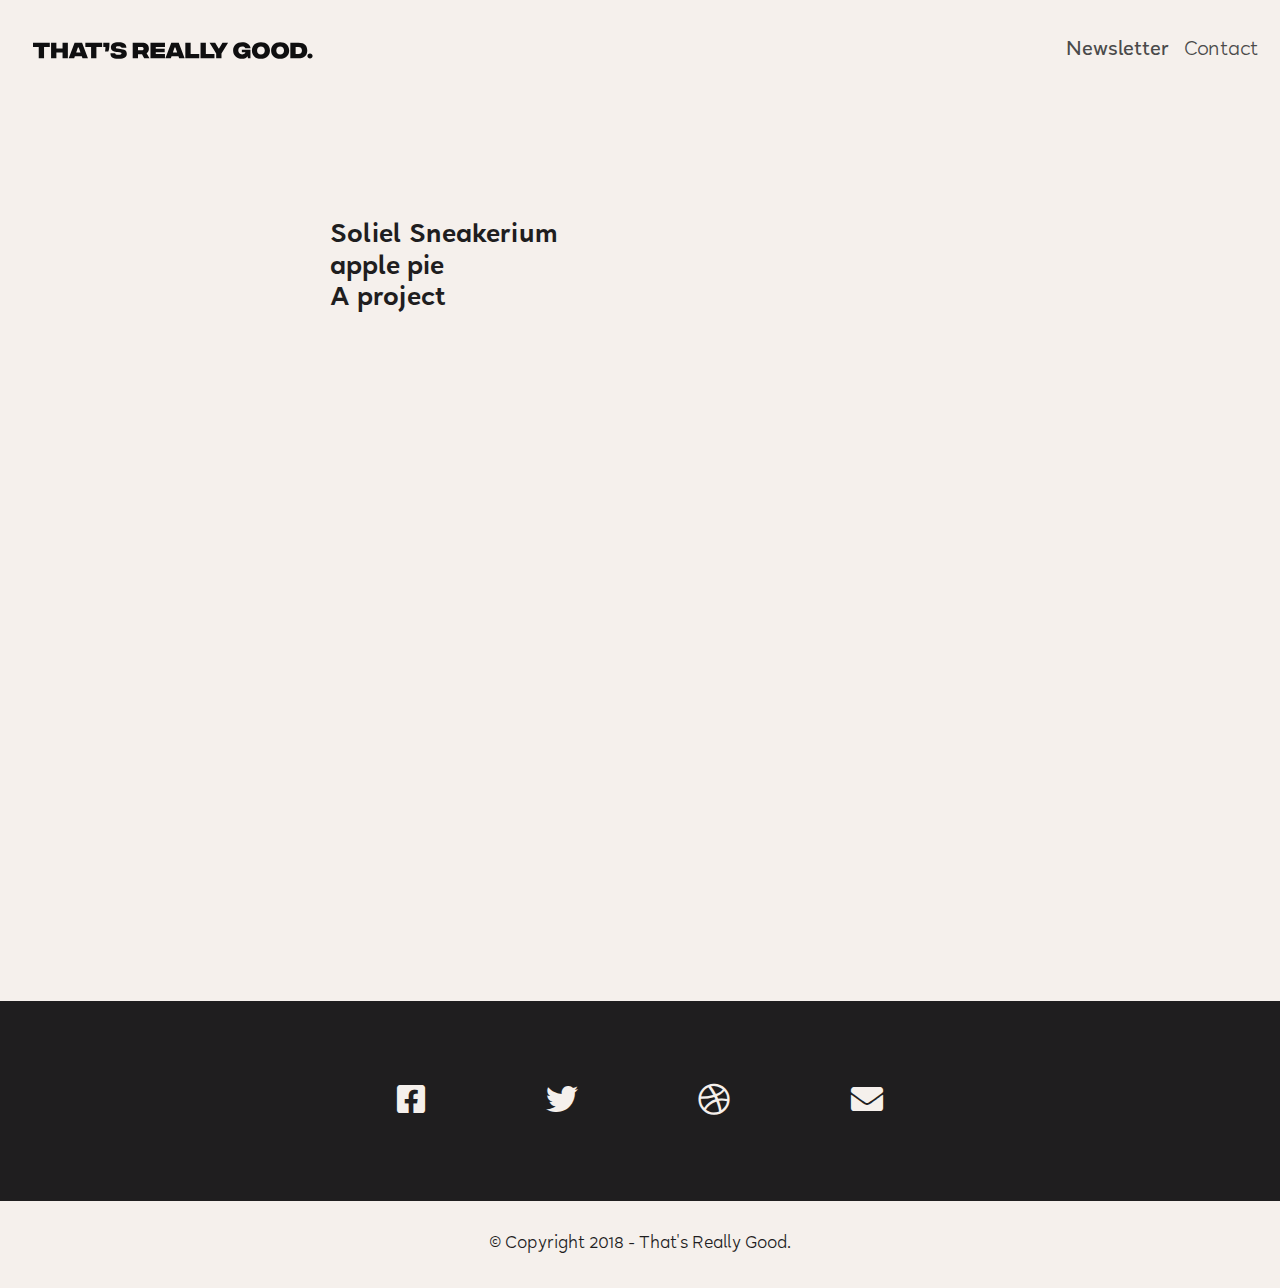
<file: projects/index.html>
<!doctype html>
<html data-n-head-ssr data-n-head="">
  <head>
    <title data-n-head="true">vuxt-contentful</title><meta data-n-head="true" charset="utf-8"><meta data-n-head="true" name="viewport" content="width=device-width,initial-scale=1"><meta data-n-head="true" data-hid="description" name="description" content="My slick Nuxt.js project"><link data-n-head="true" rel="icon" type="image/x-icon" href="/favicon.ico"><link data-n-head="true" rel="stylesheet" href="https://use.fontawesome.com/releases/v5.0.10/css/all.css"><script data-n-head="true" src="https://polyfill.io/v2/polyfill.min.js?features=IntersectionObserver"></script><link rel="preload" href="/_nuxt/dd76498baac24e0cc88b.js" as="script"><link rel="preload" href="/_nuxt/2a375cec03a02bd22261.js" as="script"><link rel="preload" href="/_nuxt/358c6c0a5de1f77a4d34.js" as="script"><link rel="preload" href="/_nuxt/7ec6164765dc4adfae35.js" as="script"><link rel="preload" href="/_nuxt/8aa3fae96fa24c464038.js" as="script"><style data-vue-ssr-id="7b06ce6a:0 fd547dac:0 52ef013b:0 290cbda6:0">@font-face{font-family:GTSectraDisplay;src:url(/_nuxt/fonts/f2ab0bb.woff2) format("woff2"),url(/_nuxt/fonts/36e30c4.woff) format("woff");font-weight:400;font-style:normal;font-display:swap;text-rendering:optimizeLegibility}@font-face{font-family:GTSectraDisplay;src:url(/_nuxt/fonts/0d6639f.woff2) format("woff2"),url(/_nuxt/fonts/24c4201.woff) format("woff");font-weight:600;font-style:normal;font-display:swap;text-rendering:optimizeLegibility}@font-face{font-family:GTSectraDisplay;src:url(/_nuxt/fonts/324c02d.woff2) format("woff2"),url(/_nuxt/fonts/4ef46cd.woff) format("woff");font-weight:600;font-style:italic;font-display:swap;text-rendering:optimizeLegibility}@font-face{font-family:GTSectraDisplay;src:url(/_nuxt/fonts/7d47e69.woff2) format("woff2"),url(/_nuxt/fonts/b71b1dd.woff) format("woff");font-weight:700;font-style:normal;font-display:swap;text-rendering:optimizeLegibility}@font-face{font-family:GTSectraDisplay;src:url(/_nuxt/fonts/ff96eb6.woff2) format("woff2"),url(/_nuxt/fonts/19813c6.woff) format("woff");font-weight:700;font-style:italic;font-display:swap;text-rendering:optimizeLegibility}@font-face{font-family:GTSectraDisplay-Super;src:url(/_nuxt/fonts/af6d883.woff2) format("woff2"),url(/_nuxt/fonts/7a0757f.woff) format("woff");font-weight:900;font-style:normal;font-display:swap;text-rendering:optimizeLegibility}@font-face{font-family:GTSectraDisplay-SuperItalic;src:url(/_nuxt/fonts/97634a4.woff2) format("woff2"),url(/_nuxt/fonts/ac208ce.woff) format("woff");font-weight:900;font-style:italic;font-display:swap;text-rendering:optimizeLegibility}@font-face{font-family:Halcyon Hairline;src:url(/_nuxt/fonts/26bc782.woff2) format("woff2"),url(/_nuxt/fonts/3472569.woff) format("woff");font-weight:100;font-style:normal;font-display:swap;text-rendering:optimizeLegibility}@font-face{font-family:Halcyon Hairline;src:url(/_nuxt/fonts/19d1be8.woff2) format("woff2"),url(/_nuxt/fonts/771a250.woff) format("woff");font-weight:100;font-style:italic;font-display:swap;text-rendering:optimizeLegibility}@font-face{font-family:Halcyon;src:url(/_nuxt/fonts/6d2c2ab.woff2) format("woff2"),url(/_nuxt/fonts/319b93a.woff) format("woff");font-weight:200;font-style:normal;font-display:swap;text-rendering:optimizeLegibility}@font-face{font-family:Halcyon;src:url(/_nuxt/fonts/8591a5d.woff2) format("woff2"),url(/_nuxt/fonts/95fba84.woff) format("woff");font-weight:200;font-style:italic;font-display:swap;text-rendering:optimizeLegibility}@font-face{font-family:Halcyon;src:url(/_nuxt/fonts/9243cdf.woff2) format("woff2"),url(/_nuxt/fonts/f4eb522.woff) format("woff");font-weight:300;font-style:normal;font-display:swap}@font-face{font-family:Halcyon;src:url(/_nuxt/fonts/a62c6c9.woff2) format("woff2"),url(/_nuxt/fonts/ce2aab8.woff) format("woff");font-weight:300;font-style:italic;font-display:swap;text-rendering:optimizeLegibility}@font-face{font-family:Halcyon;src:url(/_nuxt/fonts/49b47e2.woff2) format("woff2"),url(/_nuxt/fonts/2505f19.woff) format("woff");font-weight:400;font-style:normal;font-display:swap}@font-face{font-family:Halcyon;src:url(/_nuxt/fonts/70dacff.woff2) format("woff2"),url(/_nuxt/fonts/85fd4fc.woff) format("woff");font-weight:400;font-style:italic;font-display:swap}@font-face{font-family:Halcyon;src:url(/_nuxt/fonts/6935bde.woff2) format("woff2"),url(/_nuxt/fonts/c83d5e6.woff) format("woff");font-weight:500;font-style:normal;font-display:swap;text-rendering:optimizeLegibility}@font-face{font-family:Halcyon;src:url(/_nuxt/fonts/459ea07.woff2) format("woff2"),url(/_nuxt/fonts/71d050a.woff) format("woff");font-weight:500;font-style:italic;font-display:swap}@font-face{font-family:Halcyon;src:url(/_nuxt/fonts/1903c61.woff2) format("woff2"),url(/_nuxt/fonts/4f7b026.woff) format("woff");font-weight:600;font-style:italic;font-display:swap;text-rendering:optimizeLegibility}@font-face{font-family:Halcyon;src:url(/_nuxt/fonts/04a7fa6.woff2) format("woff2"),url(/_nuxt/fonts/17a1eaf.woff) format("woff");font-weight:600;font-style:normal;font-display:swap;text-rendering:optimizeLegibility}@font-face{font-family:Halcyon;src:url(/_nuxt/fonts/47d98fa.woff2) format("woff2"),url(/_nuxt/fonts/e020f30.woff) format("woff");font-weight:700;font-style:normal;font-display:swap;text-rendering:optimizeLegibility}@font-face{font-family:Halcyon;src:url(/_nuxt/fonts/819fdd0.woff2) format("woff2"),url(/_nuxt/fonts/3b3415f.woff) format("woff");font-weight:700;font-style:italic;font-display:swap;text-rendering:optimizeLegibility}@font-face{font-family:Halcyon;src:url(/_nuxt/fonts/ec93a48.woff2) format("woff2"),url(/_nuxt/fonts/09f7fa5.woff) format("woff");font-weight:800;font-style:normal;font-display:swap;text-rendering:optimizeLegibility}@font-face{font-family:Halcyon;src:url(/_nuxt/fonts/9d34fa6.woff2) format("woff2"),url(/_nuxt/fonts/0d79a77.woff) format("woff");font-weight:800;font-style:italic;font-display:swap;text-rendering:optimizeLegibility}@-webkit-keyframes spinAround{0%{-webkit-transform:rotate(0);transform:rotate(0)}to{-webkit-transform:rotate(359deg);transform:rotate(359deg)}}.delete,.modal-close{background-color:rgba(10,10,10,.2)}.delete:after,.delete:before,.modal-close:after,.modal-close:before{background-color:#fff}.delete:focus,.delete:hover,.modal-close:focus,.modal-close:hover{background-color:rgba(10,10,10,.3)}.delete:active,.modal-close:active{background-color:rgba(10,10,10,.4)}@-ms-viewport{width:device-width}/*! bulma.io v0.7.2 | MIT License | github.com/jgthms/bulma */@keyframes spinAround{0%{-webkit-transform:rotate(0);transform:rotate(0)}to{-webkit-transform:rotate(359deg);transform:rotate(359deg)}}.breadcrumb,.button,.delete,.file,.is-unselectable,.modal-close,.pagination-ellipsis,.pagination-link,.pagination-next,.pagination-previous,.tabs{-webkit-touch-callout:none;-webkit-user-select:none;-moz-user-select:none;-ms-user-select:none;user-select:none}.navbar-link:not(.is-arrowless):after,.select:not(.is-multiple):not(.is-loading):after{border:3px solid transparent;border-radius:2px;border-right:0;border-top:0;content:" ";display:block;height:.625em;margin-top:-.4375em;pointer-events:none;position:absolute;top:50%;-webkit-transform:rotate(-45deg);transform:rotate(-45deg);-webkit-transform-origin:center;transform-origin:center;width:.625em}.block:not(:last-child),.box:not(:last-child),.breadcrumb:not(:last-child),.content:not(:last-child),.highlight:not(:last-child),.level:not(:last-child),.list:not(:last-child),.message:not(:last-child),.notification:not(:last-child),.progress:not(:last-child),.subtitle:not(:last-child),.table-container:not(:last-child),.table:not(:last-child),.tabs:not(:last-child),.title:not(:last-child){margin-bottom:1.5rem}.delete,.modal-close{-moz-appearance:none;-webkit-appearance:none;background-color:rgba(31,30,31,.2);border:none;border-radius:290486px;cursor:pointer;pointer-events:auto;display:inline-block;flex-grow:0;flex-shrink:0;font-size:0;height:20px;max-height:20px;max-width:20px;min-height:20px;min-width:20px;outline:0;position:relative;vertical-align:top;width:20px}.delete:after,.delete:before,.modal-close:after,.modal-close:before{background-color:#f5f0ec;content:"";display:block;left:50%;position:absolute;top:50%;-webkit-transform:translateX(-50%) translateY(-50%) rotate(45deg);transform:translateX(-50%) translateY(-50%) rotate(45deg);-webkit-transform-origin:center center;transform-origin:center center}.delete:before,.modal-close:before{height:2px;width:50%}.delete:after,.modal-close:after{height:50%;width:2px}.delete:focus,.delete:hover,.modal-close:focus,.modal-close:hover{background-color:rgba(31,30,31,.3)}.delete:active,.modal-close:active{background-color:rgba(31,30,31,.4)}.is-small.delete,.is-small.modal-close{height:16px;max-height:16px;max-width:16px;min-height:16px;min-width:16px;width:16px}.is-medium.delete,.is-medium.modal-close{height:24px;max-height:24px;max-width:24px;min-height:24px;min-width:24px;width:24px}.is-large.delete,.is-large.modal-close{height:32px;max-height:32px;max-width:32px;min-height:32px;min-width:32px;width:32px}.button.is-loading:after,.control.is-loading:after,.loader,.select.is-loading:after{-webkit-animation:spinAround .5s linear infinite;animation:spinAround .5s linear infinite;border-radius:290486px;border-color:transparent transparent #dbdbdb #dbdbdb;border-style:solid;border-width:2px;content:"";display:block;height:1em;position:relative;width:1em}.hero-video,.image.is-16by9 img,.image.is-1by1 img,.image.is-1by2 img,.image.is-1by3 img,.image.is-2by1 img,.image.is-2by3 img,.image.is-3by1 img,.image.is-3by2 img,.image.is-3by4 img,.image.is-3by5 img,.image.is-4by3 img,.image.is-4by5 img,.image.is-5by3 img,.image.is-5by4 img,.image.is-9by16 img,.image.is-square img,.is-overlay,.modal,.modal-background{bottom:0;left:0;position:absolute;right:0;top:0}.button,.file-cta,.file-name,.input,.pagination-ellipsis,.pagination-link,.pagination-next,.pagination-previous,.select select,.textarea{-moz-appearance:none;-webkit-appearance:none;align-items:center;border:1px solid transparent;border-radius:4px;box-shadow:none;display:inline-flex;font-size:1rem;height:2.25em;justify-content:flex-start;line-height:1.5;padding:calc(.375em - 1px) calc(.625em - 1px);position:relative;vertical-align:top}.button:active,.button:focus,.file-cta:active,.file-cta:focus,.file-name:active,.file-name:focus,.input:active,.input:focus,.is-active.button,.is-active.file-cta,.is-active.file-name,.is-active.input,.is-active.pagination-ellipsis,.is-active.pagination-link,.is-active.pagination-next,.is-active.pagination-previous,.is-active.textarea,.is-focused.button,.is-focused.file-cta,.is-focused.file-name,.is-focused.input,.is-focused.pagination-ellipsis,.is-focused.pagination-link,.is-focused.pagination-next,.is-focused.pagination-previous,.is-focused.textarea,.pagination-ellipsis:active,.pagination-ellipsis:focus,.pagination-link:active,.pagination-link:focus,.pagination-next:active,.pagination-next:focus,.pagination-previous:active,.pagination-previous:focus,.select select.is-active,.select select.is-focused,.select select:active,.select select:focus,.textarea:active,.textarea:focus{outline:0}.button[disabled],.file-cta[disabled],.file-name[disabled],.input[disabled],.pagination-ellipsis[disabled],.pagination-link[disabled],.pagination-next[disabled],.pagination-previous[disabled],.select select[disabled],.textarea[disabled]{cursor:not-allowed}/*! minireset.css v0.0.3 | MIT License | github.com/jgthms/minireset.css */blockquote,body,dd,dl,dt,fieldset,figure,h1,h2,h3,h4,h5,h6,hr,html,iframe,legend,li,ol,p,pre,textarea,ul{margin:0;padding:0}h1,h2,h3,h4,h5,h6{font-size:100%;font-weight:400}ul{list-style:none}button,input,select,textarea{margin:0}html{box-sizing:border-box}*,:after,:before{box-sizing:inherit}audio,img,video{height:auto;max-width:100%}iframe{border:0}table{border-collapse:collapse;border-spacing:0}td,th{padding:0;text-align:left}html{background-color:#f5f0ec;font-size:16px;-moz-osx-font-smoothing:grayscale;-webkit-font-smoothing:antialiased;min-width:300px;overflow-x:hidden;overflow-y:scroll;text-rendering:optimizeLegibility;-webkit-text-size-adjust:100%;-moz-text-size-adjust:100%;-ms-text-size-adjust:100%;text-size-adjust:100%}article,aside,figure,footer,header,hgroup,section{display:block}body,button,input,select,textarea{font-family:Halcyon,sans-serif}code,pre{-moz-osx-font-smoothing:auto;-webkit-font-smoothing:auto;font-family:monospace}body{font-size:1rem;line-height:1.5}a,body{color:#1f1e1f}a{cursor:pointer;text-decoration:none}a strong{color:currentColor}a:hover{color:#363636}code{color:#ff3860;font-size:.875em;font-weight:400;padding:.25em .5em}code,hr{background-color:#f5f5f5}hr{border:none;display:block;height:2px;margin:1.5rem 0}img{height:auto;max-width:100%}input[type=checkbox],input[type=radio]{vertical-align:baseline}small{font-size:.875em}span{font-style:inherit;font-weight:inherit}strong{color:#363636;font-weight:700}pre{-webkit-overflow-scrolling:touch;background-color:#f5f5f5;color:#4a4a4a;font-size:.875em;overflow-x:auto;padding:1.25rem 1.5rem;white-space:pre;word-wrap:normal}pre code{background-color:transparent;color:currentColor;font-size:1em;padding:0}table td,table th{text-align:left;vertical-align:top}table th{color:#363636}.is-clearfix:after{clear:both;content:" ";display:table}.is-pulled-left{float:left!important}.is-pulled-right{float:right!important}.is-clipped{overflow:hidden!important}.is-size-1{font-size:3rem!important}.is-size-2{font-size:2.5rem!important}.is-size-3{font-size:2rem!important}.is-size-4{font-size:1.5rem!important}.is-size-5{font-size:1.25rem!important}.is-size-6{font-size:1rem!important}.is-size-7{font-size:.75rem!important}@media screen and (max-width:768px){.is-size-1-mobile{font-size:3rem!important}.is-size-2-mobile{font-size:2.5rem!important}.is-size-3-mobile{font-size:2rem!important}.is-size-4-mobile{font-size:1.5rem!important}.is-size-5-mobile{font-size:1.25rem!important}.is-size-6-mobile{font-size:1rem!important}.is-size-7-mobile{font-size:.75rem!important}}@media print,screen and (min-width:769px){.is-size-1-tablet{font-size:3rem!important}.is-size-2-tablet{font-size:2.5rem!important}.is-size-3-tablet{font-size:2rem!important}.is-size-4-tablet{font-size:1.5rem!important}.is-size-5-tablet{font-size:1.25rem!important}.is-size-6-tablet{font-size:1rem!important}.is-size-7-tablet{font-size:.75rem!important}}@media screen and (max-width:1087px){.is-size-1-touch{font-size:3rem!important}.is-size-2-touch{font-size:2.5rem!important}.is-size-3-touch{font-size:2rem!important}.is-size-4-touch{font-size:1.5rem!important}.is-size-5-touch{font-size:1.25rem!important}.is-size-6-touch{font-size:1rem!important}.is-size-7-touch{font-size:.75rem!important}}@media screen and (min-width:1088px){.is-size-1-desktop{font-size:3rem!important}.is-size-2-desktop{font-size:2.5rem!important}.is-size-3-desktop{font-size:2rem!important}.is-size-4-desktop{font-size:1.5rem!important}.is-size-5-desktop{font-size:1.25rem!important}.is-size-6-desktop{font-size:1rem!important}.is-size-7-desktop{font-size:.75rem!important}}@media screen and (min-width:1280px){.is-size-1-widescreen{font-size:3rem!important}.is-size-2-widescreen{font-size:2.5rem!important}.is-size-3-widescreen{font-size:2rem!important}.is-size-4-widescreen{font-size:1.5rem!important}.is-size-5-widescreen{font-size:1.25rem!important}.is-size-6-widescreen{font-size:1rem!important}.is-size-7-widescreen{font-size:.75rem!important}}@media screen and (min-width:1472px){.is-size-1-fullhd{font-size:3rem!important}.is-size-2-fullhd{font-size:2.5rem!important}.is-size-3-fullhd{font-size:2rem!important}.is-size-4-fullhd{font-size:1.5rem!important}.is-size-5-fullhd{font-size:1.25rem!important}.is-size-6-fullhd{font-size:1rem!important}.is-size-7-fullhd{font-size:.75rem!important}}.has-text-centered{text-align:center!important}.has-text-justified{text-align:justify!important}.has-text-left{text-align:left!important}.has-text-right{text-align:right!important}@media screen and (max-width:768px){.has-text-centered-mobile{text-align:center!important}}@media print,screen and (min-width:769px){.has-text-centered-tablet{text-align:center!important}}@media screen and (min-width:769px) and (max-width:1087px){.has-text-centered-tablet-only{text-align:center!important}}@media screen and (max-width:1087px){.has-text-centered-touch{text-align:center!important}}@media screen and (min-width:1088px){.has-text-centered-desktop{text-align:center!important}}@media screen and (min-width:1088px) and (max-width:1279px){.has-text-centered-desktop-only{text-align:center!important}}@media screen and (min-width:1280px){.has-text-centered-widescreen{text-align:center!important}}@media screen and (min-width:1280px) and (max-width:1471px){.has-text-centered-widescreen-only{text-align:center!important}}@media screen and (min-width:1472px){.has-text-centered-fullhd{text-align:center!important}}@media screen and (max-width:768px){.has-text-justified-mobile{text-align:justify!important}}@media print,screen and (min-width:769px){.has-text-justified-tablet{text-align:justify!important}}@media screen and (min-width:769px) and (max-width:1087px){.has-text-justified-tablet-only{text-align:justify!important}}@media screen and (max-width:1087px){.has-text-justified-touch{text-align:justify!important}}@media screen and (min-width:1088px){.has-text-justified-desktop{text-align:justify!important}}@media screen and (min-width:1088px) and (max-width:1279px){.has-text-justified-desktop-only{text-align:justify!important}}@media screen and (min-width:1280px){.has-text-justified-widescreen{text-align:justify!important}}@media screen and (min-width:1280px) and (max-width:1471px){.has-text-justified-widescreen-only{text-align:justify!important}}@media screen and (min-width:1472px){.has-text-justified-fullhd{text-align:justify!important}}@media screen and (max-width:768px){.has-text-left-mobile{text-align:left!important}}@media print,screen and (min-width:769px){.has-text-left-tablet{text-align:left!important}}@media screen and (min-width:769px) and (max-width:1087px){.has-text-left-tablet-only{text-align:left!important}}@media screen and (max-width:1087px){.has-text-left-touch{text-align:left!important}}@media screen and (min-width:1088px){.has-text-left-desktop{text-align:left!important}}@media screen and (min-width:1088px) and (max-width:1279px){.has-text-left-desktop-only{text-align:left!important}}@media screen and (min-width:1280px){.has-text-left-widescreen{text-align:left!important}}@media screen and (min-width:1280px) and (max-width:1471px){.has-text-left-widescreen-only{text-align:left!important}}@media screen and (min-width:1472px){.has-text-left-fullhd{text-align:left!important}}@media screen and (max-width:768px){.has-text-right-mobile{text-align:right!important}}@media print,screen and (min-width:769px){.has-text-right-tablet{text-align:right!important}}@media screen and (min-width:769px) and (max-width:1087px){.has-text-right-tablet-only{text-align:right!important}}@media screen and (max-width:1087px){.has-text-right-touch{text-align:right!important}}@media screen and (min-width:1088px){.has-text-right-desktop{text-align:right!important}}@media screen and (min-width:1088px) and (max-width:1279px){.has-text-right-desktop-only{text-align:right!important}}@media screen and (min-width:1280px){.has-text-right-widescreen{text-align:right!important}}@media screen and (min-width:1280px) and (max-width:1471px){.has-text-right-widescreen-only{text-align:right!important}}@media screen and (min-width:1472px){.has-text-right-fullhd{text-align:right!important}}.is-capitalized{text-transform:capitalize!important}.is-lowercase{text-transform:lowercase!important}.is-uppercase{text-transform:uppercase!important}.is-italic{font-style:italic!important}.has-text-white{color:#fff!important}a.has-text-white:focus,a.has-text-white:hover{color:#e6e6e6!important}.has-background-white{background-color:#fff!important}.has-text-black{color:#0a0a0a!important}a.has-text-black:focus,a.has-text-black:hover{color:#000!important}.has-background-black{background-color:#0a0a0a!important}.has-text-light{color:#f5f5f5!important}a.has-text-light:focus,a.has-text-light:hover{color:#dbdbdb!important}.has-background-light{background-color:#f5f5f5!important}.has-text-dark{color:#363636!important}a.has-text-dark:focus,a.has-text-dark:hover{color:#1c1c1c!important}.has-background-dark{background-color:#363636!important}.has-text-primary{color:#00d1b2!important}a.has-text-primary:focus,a.has-text-primary:hover{color:#009e86!important}.has-background-primary{background-color:#00d1b2!important}.has-text-link{color:#3273dc!important}a.has-text-link:focus,a.has-text-link:hover{color:#205bbc!important}.has-background-link{background-color:#3273dc!important}.has-text-info{color:#209cee!important}a.has-text-info:focus,a.has-text-info:hover{color:#0f81cc!important}.has-background-info{background-color:#209cee!important}.has-text-success{color:#23d160!important}a.has-text-success:focus,a.has-text-success:hover{color:#1ca64c!important}.has-background-success{background-color:#23d160!important}.has-text-warning{color:#ffdd57!important}a.has-text-warning:focus,a.has-text-warning:hover{color:#ffd324!important}.has-background-warning{background-color:#ffdd57!important}.has-text-danger{color:#ff3860!important}a.has-text-danger:focus,a.has-text-danger:hover{color:#ff0537!important}.has-background-danger{background-color:#ff3860!important}.has-text-black-bis{color:#121212!important}.has-background-black-bis{background-color:#121212!important}.has-text-black-ter{color:#242424!important}.has-background-black-ter{background-color:#242424!important}.has-text-grey-darker{color:#363636!important}.has-background-grey-darker{background-color:#363636!important}.has-text-grey-dark{color:#4a4a4a!important}.has-background-grey-dark{background-color:#4a4a4a!important}.has-text-grey{color:#7a7a7a!important}.has-background-grey{background-color:#7a7a7a!important}.has-text-grey-light{color:#b5b5b5!important}.has-background-grey-light{background-color:#b5b5b5!important}.has-text-grey-lighter{color:#dbdbdb!important}.has-background-grey-lighter{background-color:#dbdbdb!important}.has-text-white-ter{color:#f5f5f5!important}.has-background-white-ter{background-color:#f5f5f5!important}.has-text-white-bis{color:#fafafa!important}.has-background-white-bis{background-color:#fafafa!important}.has-text-weight-light{font-weight:300!important}.has-text-weight-normal{font-weight:400!important}.has-text-weight-semibold{font-weight:600!important}.has-text-weight-bold{font-weight:700!important}.is-block{display:block!important}@media screen and (max-width:768px){.is-block-mobile{display:block!important}}@media print,screen and (min-width:769px){.is-block-tablet{display:block!important}}@media screen and (min-width:769px) and (max-width:1087px){.is-block-tablet-only{display:block!important}}@media screen and (max-width:1087px){.is-block-touch{display:block!important}}@media screen and (min-width:1088px){.is-block-desktop{display:block!important}}@media screen and (min-width:1088px) and (max-width:1279px){.is-block-desktop-only{display:block!important}}@media screen and (min-width:1280px){.is-block-widescreen{display:block!important}}@media screen and (min-width:1280px) and (max-width:1471px){.is-block-widescreen-only{display:block!important}}@media screen and (min-width:1472px){.is-block-fullhd{display:block!important}}.is-flex{display:flex!important}@media screen and (max-width:768px){.is-flex-mobile{display:flex!important}}@media print,screen and (min-width:769px){.is-flex-tablet{display:flex!important}}@media screen and (min-width:769px) and (max-width:1087px){.is-flex-tablet-only{display:flex!important}}@media screen and (max-width:1087px){.is-flex-touch{display:flex!important}}@media screen and (min-width:1088px){.is-flex-desktop{display:flex!important}}@media screen and (min-width:1088px) and (max-width:1279px){.is-flex-desktop-only{display:flex!important}}@media screen and (min-width:1280px){.is-flex-widescreen{display:flex!important}}@media screen and (min-width:1280px) and (max-width:1471px){.is-flex-widescreen-only{display:flex!important}}@media screen and (min-width:1472px){.is-flex-fullhd{display:flex!important}}.is-inline{display:inline!important}@media screen and (max-width:768px){.is-inline-mobile{display:inline!important}}@media print,screen and (min-width:769px){.is-inline-tablet{display:inline!important}}@media screen and (min-width:769px) and (max-width:1087px){.is-inline-tablet-only{display:inline!important}}@media screen and (max-width:1087px){.is-inline-touch{display:inline!important}}@media screen and (min-width:1088px){.is-inline-desktop{display:inline!important}}@media screen and (min-width:1088px) and (max-width:1279px){.is-inline-desktop-only{display:inline!important}}@media screen and (min-width:1280px){.is-inline-widescreen{display:inline!important}}@media screen and (min-width:1280px) and (max-width:1471px){.is-inline-widescreen-only{display:inline!important}}@media screen and (min-width:1472px){.is-inline-fullhd{display:inline!important}}.is-inline-block{display:inline-block!important}@media screen and (max-width:768px){.is-inline-block-mobile{display:inline-block!important}}@media print,screen and (min-width:769px){.is-inline-block-tablet{display:inline-block!important}}@media screen and (min-width:769px) and (max-width:1087px){.is-inline-block-tablet-only{display:inline-block!important}}@media screen and (max-width:1087px){.is-inline-block-touch{display:inline-block!important}}@media screen and (min-width:1088px){.is-inline-block-desktop{display:inline-block!important}}@media screen and (min-width:1088px) and (max-width:1279px){.is-inline-block-desktop-only{display:inline-block!important}}@media screen and (min-width:1280px){.is-inline-block-widescreen{display:inline-block!important}}@media screen and (min-width:1280px) and (max-width:1471px){.is-inline-block-widescreen-only{display:inline-block!important}}@media screen and (min-width:1472px){.is-inline-block-fullhd{display:inline-block!important}}.is-inline-flex{display:inline-flex!important}@media screen and (max-width:768px){.is-inline-flex-mobile{display:inline-flex!important}}@media print,screen and (min-width:769px){.is-inline-flex-tablet{display:inline-flex!important}}@media screen and (min-width:769px) and (max-width:1087px){.is-inline-flex-tablet-only{display:inline-flex!important}}@media screen and (max-width:1087px){.is-inline-flex-touch{display:inline-flex!important}}@media screen and (min-width:1088px){.is-inline-flex-desktop{display:inline-flex!important}}@media screen and (min-width:1088px) and (max-width:1279px){.is-inline-flex-desktop-only{display:inline-flex!important}}@media screen and (min-width:1280px){.is-inline-flex-widescreen{display:inline-flex!important}}@media screen and (min-width:1280px) and (max-width:1471px){.is-inline-flex-widescreen-only{display:inline-flex!important}}@media screen and (min-width:1472px){.is-inline-flex-fullhd{display:inline-flex!important}}.is-hidden{display:none!important}.is-sr-only{border:none!important;clip:rect(0,0,0,0)!important;height:.01em!important;overflow:hidden!important;padding:0!important;position:absolute!important;white-space:nowrap!important;width:.01em!important}@media screen and (max-width:768px){.is-hidden-mobile{display:none!important}}@media print,screen and (min-width:769px){.is-hidden-tablet{display:none!important}}@media screen and (min-width:769px) and (max-width:1087px){.is-hidden-tablet-only{display:none!important}}@media screen and (max-width:1087px){.is-hidden-touch{display:none!important}}@media screen and (min-width:1088px){.is-hidden-desktop{display:none!important}}@media screen and (min-width:1088px) and (max-width:1279px){.is-hidden-desktop-only{display:none!important}}@media screen and (min-width:1280px){.is-hidden-widescreen{display:none!important}}@media screen and (min-width:1280px) and (max-width:1471px){.is-hidden-widescreen-only{display:none!important}}@media screen and (min-width:1472px){.is-hidden-fullhd{display:none!important}}.is-invisible{visibility:hidden!important}@media screen and (max-width:768px){.is-invisible-mobile{visibility:hidden!important}}@media print,screen and (min-width:769px){.is-invisible-tablet{visibility:hidden!important}}@media screen and (min-width:769px) and (max-width:1087px){.is-invisible-tablet-only{visibility:hidden!important}}@media screen and (max-width:1087px){.is-invisible-touch{visibility:hidden!important}}@media screen and (min-width:1088px){.is-invisible-desktop{visibility:hidden!important}}@media screen and (min-width:1088px) and (max-width:1279px){.is-invisible-desktop-only{visibility:hidden!important}}@media screen and (min-width:1280px){.is-invisible-widescreen{visibility:hidden!important}}@media screen and (min-width:1280px) and (max-width:1471px){.is-invisible-widescreen-only{visibility:hidden!important}}@media screen and (min-width:1472px){.is-invisible-fullhd{visibility:hidden!important}}.is-marginless{margin:0!important}.is-paddingless{padding:0!important}.is-radiusless{border-radius:0!important}.is-shadowless{box-shadow:none!important}.box{border-radius:6px;box-shadow:0 2px 3px rgba(31,30,31,.1),0 0 0 1px rgba(31,30,31,.1);color:#1f1e1f;padding:1.25rem}a.box:focus,a.box:hover{box-shadow:0 2px 3px rgba(31,30,31,.1),0 0 0 1px #1f1e1f}a.box:active{box-shadow:inset 0 1px 2px rgba(31,30,31,.2),0 0 0 1px #1f1e1f}.button{background-color:#ca4423;border-color:#1f1e1f;border-width:1px;cursor:pointer;justify-content:center;padding:calc(.375em - 1px) .75em;text-align:center;white-space:nowrap}.button strong{color:inherit}.button .icon,.button .icon.is-large,.button .icon.is-medium,.button .icon.is-small{height:1.5em;width:1.5em}.button .icon:first-child:not(:last-child){margin-left:calc(-.375em - 1px);margin-right:.1875em}.button .icon:last-child:not(:first-child){margin-left:.1875em;margin-right:calc(-.375em - 1px)}.button .icon:first-child:last-child{margin-left:calc(-.375em - 1px);margin-right:calc(-.375em - 1px)}.button.is-hovered,.button:hover{border-color:#1f1e1f;color:#1f1e1f}.button.is-focused,.button:focus{border-color:#3273dc;color:#363636}.button.is-focused:not(:active),.button:focus:not(:active){box-shadow:0 0 0 .125em rgba(31,30,31,.25)}.button.is-active,.button:active{border-color:#4a4a4a;color:#363636}.button.is-text{background-color:transparent;border-color:transparent;color:#1f1e1f;text-decoration:underline}.button.is-text.is-focused,.button.is-text.is-hovered,.button.is-text:focus,.button.is-text:hover{background-color:#f5f5f5;color:#363636}.button.is-text.is-active,.button.is-text:active{background-color:#e8e8e8;color:#363636}.button.is-text[disabled]{background-color:transparent;border-color:transparent;box-shadow:none}.button.is-white{background-color:#fff;border-color:transparent;color:#0a0a0a}.button.is-white.is-hovered,.button.is-white:hover{background-color:#f9f9f9;border-color:transparent;color:#0a0a0a}.button.is-white.is-focused,.button.is-white:focus{border-color:transparent;color:#0a0a0a}.button.is-white.is-focused:not(:active),.button.is-white:focus:not(:active){box-shadow:0 0 0 .125em hsla(0,0%,100%,.25)}.button.is-white.is-active,.button.is-white:active{background-color:#f2f2f2;border-color:transparent;color:#0a0a0a}.button.is-white[disabled]{background-color:#fff;border-color:transparent;box-shadow:none}.button.is-white.is-inverted{background-color:#0a0a0a;color:#fff}.button.is-white.is-inverted:hover{background-color:#000}.button.is-white.is-inverted[disabled]{background-color:#0a0a0a;border-color:transparent;box-shadow:none;color:#fff}.button.is-white.is-loading:after{border-color:transparent transparent #0a0a0a #0a0a0a!important}.button.is-white.is-outlined{background-color:transparent;border-color:#fff;color:#fff}.button.is-white.is-outlined:focus,.button.is-white.is-outlined:hover{background-color:#fff;border-color:#fff;color:#0a0a0a}.button.is-white.is-outlined.is-loading:after{border-color:transparent transparent #fff #fff!important}.button.is-white.is-outlined[disabled]{background-color:transparent;border-color:#fff;box-shadow:none;color:#fff}.button.is-white.is-inverted.is-outlined{background-color:transparent;border-color:#0a0a0a;color:#0a0a0a}.button.is-white.is-inverted.is-outlined:focus,.button.is-white.is-inverted.is-outlined:hover{background-color:#0a0a0a;color:#fff}.button.is-white.is-inverted.is-outlined[disabled]{background-color:transparent;border-color:#0a0a0a;box-shadow:none;color:#0a0a0a}.button.is-black{background-color:#0a0a0a;border-color:transparent;color:#fff}.button.is-black.is-hovered,.button.is-black:hover{background-color:#040404;border-color:transparent;color:#fff}.button.is-black.is-focused,.button.is-black:focus{border-color:transparent;color:#fff}.button.is-black.is-focused:not(:active),.button.is-black:focus:not(:active){box-shadow:0 0 0 .125em rgba(10,10,10,.25)}.button.is-black.is-active,.button.is-black:active{background-color:#000;border-color:transparent;color:#fff}.button.is-black[disabled]{background-color:#0a0a0a;border-color:transparent;box-shadow:none}.button.is-black.is-inverted{background-color:#fff;color:#0a0a0a}.button.is-black.is-inverted:hover{background-color:#f2f2f2}.button.is-black.is-inverted[disabled]{background-color:#fff;border-color:transparent;box-shadow:none;color:#0a0a0a}.button.is-black.is-loading:after{border-color:transparent transparent #fff #fff!important}.button.is-black.is-outlined{background-color:transparent;border-color:#0a0a0a;color:#0a0a0a}.button.is-black.is-outlined:focus,.button.is-black.is-outlined:hover{background-color:#0a0a0a;border-color:#0a0a0a;color:#fff}.button.is-black.is-outlined.is-loading:after{border-color:transparent transparent #0a0a0a #0a0a0a!important}.button.is-black.is-outlined[disabled]{background-color:transparent;border-color:#0a0a0a;box-shadow:none;color:#0a0a0a}.button.is-black.is-inverted.is-outlined{background-color:transparent;border-color:#fff;color:#fff}.button.is-black.is-inverted.is-outlined:focus,.button.is-black.is-inverted.is-outlined:hover{background-color:#fff;color:#0a0a0a}.button.is-black.is-inverted.is-outlined[disabled]{background-color:transparent;border-color:#fff;box-shadow:none;color:#fff}.button.is-light{background-color:#f5f5f5;border-color:transparent;color:#363636}.button.is-light.is-hovered,.button.is-light:hover{background-color:#eee;border-color:transparent;color:#363636}.button.is-light.is-focused,.button.is-light:focus{border-color:transparent;color:#363636}.button.is-light.is-focused:not(:active),.button.is-light:focus:not(:active){box-shadow:0 0 0 .125em hsla(0,0%,96.1%,.25)}.button.is-light.is-active,.button.is-light:active{background-color:#e8e8e8;border-color:transparent;color:#363636}.button.is-light[disabled]{background-color:#f5f5f5;border-color:transparent;box-shadow:none}.button.is-light.is-inverted{background-color:#363636;color:#f5f5f5}.button.is-light.is-inverted:hover{background-color:#292929}.button.is-light.is-inverted[disabled]{background-color:#363636;border-color:transparent;box-shadow:none;color:#f5f5f5}.button.is-light.is-loading:after{border-color:transparent transparent #363636 #363636!important}.button.is-light.is-outlined{background-color:transparent;border-color:#f5f5f5;color:#f5f5f5}.button.is-light.is-outlined:focus,.button.is-light.is-outlined:hover{background-color:#f5f5f5;border-color:#f5f5f5;color:#363636}.button.is-light.is-outlined.is-loading:after{border-color:transparent transparent #f5f5f5 #f5f5f5!important}.button.is-light.is-outlined[disabled]{background-color:transparent;border-color:#f5f5f5;box-shadow:none;color:#f5f5f5}.button.is-light.is-inverted.is-outlined{background-color:transparent;border-color:#363636;color:#363636}.button.is-light.is-inverted.is-outlined:focus,.button.is-light.is-inverted.is-outlined:hover{background-color:#363636;color:#f5f5f5}.button.is-light.is-inverted.is-outlined[disabled]{background-color:transparent;border-color:#363636;box-shadow:none;color:#363636}.button.is-dark{background-color:#363636;border-color:transparent;color:#f5f5f5}.button.is-dark.is-hovered,.button.is-dark:hover{background-color:#2f2f2f;border-color:transparent;color:#f5f5f5}.button.is-dark.is-focused,.button.is-dark:focus{border-color:transparent;color:#f5f5f5}.button.is-dark.is-focused:not(:active),.button.is-dark:focus:not(:active){box-shadow:0 0 0 .125em rgba(54,54,54,.25)}.button.is-dark.is-active,.button.is-dark:active{background-color:#292929;border-color:transparent;color:#f5f5f5}.button.is-dark[disabled]{background-color:#363636;border-color:transparent;box-shadow:none}.button.is-dark.is-inverted{background-color:#f5f5f5;color:#363636}.button.is-dark.is-inverted:hover{background-color:#e8e8e8}.button.is-dark.is-inverted[disabled]{background-color:#f5f5f5;border-color:transparent;box-shadow:none;color:#363636}.button.is-dark.is-loading:after{border-color:transparent transparent #f5f5f5 #f5f5f5!important}.button.is-dark.is-outlined{background-color:transparent;border-color:#363636;color:#363636}.button.is-dark.is-outlined:focus,.button.is-dark.is-outlined:hover{background-color:#363636;border-color:#363636;color:#f5f5f5}.button.is-dark.is-outlined.is-loading:after{border-color:transparent transparent #363636 #363636!important}.button.is-dark.is-outlined[disabled]{background-color:transparent;border-color:#363636;box-shadow:none;color:#363636}.button.is-dark.is-inverted.is-outlined{background-color:transparent;border-color:#f5f5f5;color:#f5f5f5}.button.is-dark.is-inverted.is-outlined:focus,.button.is-dark.is-inverted.is-outlined:hover{background-color:#f5f5f5;color:#363636}.button.is-dark.is-inverted.is-outlined[disabled]{background-color:transparent;border-color:#f5f5f5;box-shadow:none;color:#f5f5f5}.button.is-primary{background-color:#00d1b2;border-color:transparent;color:#fff}.button.is-primary.is-hovered,.button.is-primary:hover{background-color:#00c4a7;border-color:transparent;color:#fff}.button.is-primary.is-focused,.button.is-primary:focus{border-color:transparent;color:#fff}.button.is-primary.is-focused:not(:active),.button.is-primary:focus:not(:active){box-shadow:0 0 0 .125em rgba(0,209,178,.25)}.button.is-primary.is-active,.button.is-primary:active{background-color:#00b89c;border-color:transparent;color:#fff}.button.is-primary[disabled]{background-color:#00d1b2;border-color:transparent;box-shadow:none}.button.is-primary.is-inverted{background-color:#fff;color:#00d1b2}.button.is-primary.is-inverted:hover{background-color:#f2f2f2}.button.is-primary.is-inverted[disabled]{background-color:#fff;border-color:transparent;box-shadow:none;color:#00d1b2}.button.is-primary.is-loading:after{border-color:transparent transparent #fff #fff!important}.button.is-primary.is-outlined{background-color:transparent;border-color:#00d1b2;color:#00d1b2}.button.is-primary.is-outlined:focus,.button.is-primary.is-outlined:hover{background-color:#00d1b2;border-color:#00d1b2;color:#fff}.button.is-primary.is-outlined.is-loading:after{border-color:transparent transparent #00d1b2 #00d1b2!important}.button.is-primary.is-outlined[disabled]{background-color:transparent;border-color:#00d1b2;box-shadow:none;color:#00d1b2}.button.is-primary.is-inverted.is-outlined{background-color:transparent;border-color:#fff;color:#fff}.button.is-primary.is-inverted.is-outlined:focus,.button.is-primary.is-inverted.is-outlined:hover{background-color:#fff;color:#00d1b2}.button.is-primary.is-inverted.is-outlined[disabled]{background-color:transparent;border-color:#fff;box-shadow:none;color:#fff}.button.is-link{background-color:#3273dc;border-color:transparent;color:#fff}.button.is-link.is-hovered,.button.is-link:hover{background-color:#276cda;border-color:transparent;color:#fff}.button.is-link.is-focused,.button.is-link:focus{border-color:transparent;color:#fff}.button.is-link.is-focused:not(:active),.button.is-link:focus:not(:active){box-shadow:0 0 0 .125em rgba(50,115,220,.25)}.button.is-link.is-active,.button.is-link:active{background-color:#2366d1;border-color:transparent;color:#fff}.button.is-link[disabled]{background-color:#3273dc;border-color:transparent;box-shadow:none}.button.is-link.is-inverted{background-color:#fff;color:#3273dc}.button.is-link.is-inverted:hover{background-color:#f2f2f2}.button.is-link.is-inverted[disabled]{background-color:#fff;border-color:transparent;box-shadow:none;color:#3273dc}.button.is-link.is-loading:after{border-color:transparent transparent #fff #fff!important}.button.is-link.is-outlined{background-color:transparent;border-color:#3273dc;color:#3273dc}.button.is-link.is-outlined:focus,.button.is-link.is-outlined:hover{background-color:#3273dc;border-color:#3273dc;color:#fff}.button.is-link.is-outlined.is-loading:after{border-color:transparent transparent #3273dc #3273dc!important}.button.is-link.is-outlined[disabled]{background-color:transparent;border-color:#3273dc;box-shadow:none;color:#3273dc}.button.is-link.is-inverted.is-outlined{background-color:transparent;border-color:#fff;color:#fff}.button.is-link.is-inverted.is-outlined:focus,.button.is-link.is-inverted.is-outlined:hover{background-color:#fff;color:#3273dc}.button.is-link.is-inverted.is-outlined[disabled]{background-color:transparent;border-color:#fff;box-shadow:none;color:#fff}.button.is-info{background-color:#209cee;border-color:transparent;color:#fff}.button.is-info.is-hovered,.button.is-info:hover{background-color:#1496ed;border-color:transparent;color:#fff}.button.is-info.is-focused,.button.is-info:focus{border-color:transparent;color:#fff}.button.is-info.is-focused:not(:active),.button.is-info:focus:not(:active){box-shadow:0 0 0 .125em rgba(32,156,238,.25)}.button.is-info.is-active,.button.is-info:active{background-color:#118fe4;border-color:transparent;color:#fff}.button.is-info[disabled]{background-color:#209cee;border-color:transparent;box-shadow:none}.button.is-info.is-inverted{background-color:#fff;color:#209cee}.button.is-info.is-inverted:hover{background-color:#f2f2f2}.button.is-info.is-inverted[disabled]{background-color:#fff;border-color:transparent;box-shadow:none;color:#209cee}.button.is-info.is-loading:after{border-color:transparent transparent #fff #fff!important}.button.is-info.is-outlined{background-color:transparent;border-color:#209cee;color:#209cee}.button.is-info.is-outlined:focus,.button.is-info.is-outlined:hover{background-color:#209cee;border-color:#209cee;color:#fff}.button.is-info.is-outlined.is-loading:after{border-color:transparent transparent #209cee #209cee!important}.button.is-info.is-outlined[disabled]{background-color:transparent;border-color:#209cee;box-shadow:none;color:#209cee}.button.is-info.is-inverted.is-outlined{background-color:transparent;border-color:#fff;color:#fff}.button.is-info.is-inverted.is-outlined:focus,.button.is-info.is-inverted.is-outlined:hover{background-color:#fff;color:#209cee}.button.is-info.is-inverted.is-outlined[disabled]{background-color:transparent;border-color:#fff;box-shadow:none;color:#fff}.button.is-success{background-color:#23d160;border-color:transparent;color:#fff}.button.is-success.is-hovered,.button.is-success:hover{background-color:#22c65b;border-color:transparent;color:#fff}.button.is-success.is-focused,.button.is-success:focus{border-color:transparent;color:#fff}.button.is-success.is-focused:not(:active),.button.is-success:focus:not(:active){box-shadow:0 0 0 .125em rgba(35,209,96,.25)}.button.is-success.is-active,.button.is-success:active{background-color:#20bc56;border-color:transparent;color:#fff}.button.is-success[disabled]{background-color:#23d160;border-color:transparent;box-shadow:none}.button.is-success.is-inverted{background-color:#fff;color:#23d160}.button.is-success.is-inverted:hover{background-color:#f2f2f2}.button.is-success.is-inverted[disabled]{background-color:#fff;border-color:transparent;box-shadow:none;color:#23d160}.button.is-success.is-loading:after{border-color:transparent transparent #fff #fff!important}.button.is-success.is-outlined{background-color:transparent;border-color:#23d160;color:#23d160}.button.is-success.is-outlined:focus,.button.is-success.is-outlined:hover{background-color:#23d160;border-color:#23d160;color:#fff}.button.is-success.is-outlined.is-loading:after{border-color:transparent transparent #23d160 #23d160!important}.button.is-success.is-outlined[disabled]{background-color:transparent;border-color:#23d160;box-shadow:none;color:#23d160}.button.is-success.is-inverted.is-outlined{background-color:transparent;border-color:#fff;color:#fff}.button.is-success.is-inverted.is-outlined:focus,.button.is-success.is-inverted.is-outlined:hover{background-color:#fff;color:#23d160}.button.is-success.is-inverted.is-outlined[disabled]{background-color:transparent;border-color:#fff;box-shadow:none;color:#fff}.button.is-warning{background-color:#ffdd57;border-color:transparent;color:rgba(0,0,0,.7)}.button.is-warning.is-hovered,.button.is-warning:hover{background-color:#ffdb4a;border-color:transparent;color:rgba(0,0,0,.7)}.button.is-warning.is-focused,.button.is-warning:focus{border-color:transparent;color:rgba(0,0,0,.7)}.button.is-warning.is-focused:not(:active),.button.is-warning:focus:not(:active){box-shadow:0 0 0 .125em rgba(255,221,87,.25)}.button.is-warning.is-active,.button.is-warning:active{background-color:#ffd83d;border-color:transparent;color:rgba(0,0,0,.7)}.button.is-warning[disabled]{background-color:#ffdd57;border-color:transparent;box-shadow:none}.button.is-warning.is-inverted{color:#ffdd57}.button.is-warning.is-inverted,.button.is-warning.is-inverted:hover{background-color:rgba(0,0,0,.7)}.button.is-warning.is-inverted[disabled]{background-color:rgba(0,0,0,.7);border-color:transparent;box-shadow:none;color:#ffdd57}.button.is-warning.is-loading:after{border-color:transparent transparent rgba(0,0,0,.7) rgba(0,0,0,.7)!important}.button.is-warning.is-outlined{background-color:transparent;border-color:#ffdd57;color:#ffdd57}.button.is-warning.is-outlined:focus,.button.is-warning.is-outlined:hover{background-color:#ffdd57;border-color:#ffdd57;color:rgba(0,0,0,.7)}.button.is-warning.is-outlined.is-loading:after{border-color:transparent transparent #ffdd57 #ffdd57!important}.button.is-warning.is-outlined[disabled]{background-color:transparent;border-color:#ffdd57;box-shadow:none;color:#ffdd57}.button.is-warning.is-inverted.is-outlined{background-color:transparent;border-color:rgba(0,0,0,.7);color:rgba(0,0,0,.7)}.button.is-warning.is-inverted.is-outlined:focus,.button.is-warning.is-inverted.is-outlined:hover{background-color:rgba(0,0,0,.7);color:#ffdd57}.button.is-warning.is-inverted.is-outlined[disabled]{background-color:transparent;border-color:rgba(0,0,0,.7);box-shadow:none;color:rgba(0,0,0,.7)}.button.is-danger{background-color:#ff3860;border-color:transparent;color:#fff}.button.is-danger.is-hovered,.button.is-danger:hover{background-color:#ff2b56;border-color:transparent;color:#fff}.button.is-danger.is-focused,.button.is-danger:focus{border-color:transparent;color:#fff}.button.is-danger.is-focused:not(:active),.button.is-danger:focus:not(:active){box-shadow:0 0 0 .125em rgba(255,56,96,.25)}.button.is-danger.is-active,.button.is-danger:active{background-color:#ff1f4b;border-color:transparent;color:#fff}.button.is-danger[disabled]{background-color:#ff3860;border-color:transparent;box-shadow:none}.button.is-danger.is-inverted{background-color:#fff;color:#ff3860}.button.is-danger.is-inverted:hover{background-color:#f2f2f2}.button.is-danger.is-inverted[disabled]{background-color:#fff;border-color:transparent;box-shadow:none;color:#ff3860}.button.is-danger.is-loading:after{border-color:transparent transparent #fff #fff!important}.button.is-danger.is-outlined{background-color:transparent;border-color:#ff3860;color:#ff3860}.button.is-danger.is-outlined:focus,.button.is-danger.is-outlined:hover{background-color:#ff3860;border-color:#ff3860;color:#fff}.button.is-danger.is-outlined.is-loading:after{border-color:transparent transparent #ff3860 #ff3860!important}.button.is-danger.is-outlined[disabled]{background-color:transparent;border-color:#ff3860;box-shadow:none;color:#ff3860}.button.is-danger.is-inverted.is-outlined{background-color:transparent;border-color:#fff;color:#fff}.button.is-danger.is-inverted.is-outlined:focus,.button.is-danger.is-inverted.is-outlined:hover{background-color:#fff;color:#ff3860}.button.is-danger.is-inverted.is-outlined[disabled]{background-color:transparent;border-color:#fff;box-shadow:none;color:#fff}.button.is-small{border-radius:2px;font-size:.75rem}.button.is-medium{font-size:1.25rem}.button.is-large{font-size:1.5rem}.button[disabled]{background-color:#f5f0ec;border-color:#dbdbdb;box-shadow:none;opacity:.5}.button.is-fullwidth{display:flex;width:100%}.button.is-loading{color:transparent!important;pointer-events:none}.button.is-loading:after{position:absolute;left:calc(50% - .5em);top:calc(50% - .5em);position:absolute!important}.button.is-static{background-color:#f5f5f5;border-color:#dbdbdb;color:#7a7a7a;box-shadow:none;pointer-events:none}.button.is-rounded{border-radius:290486px;padding-left:1em;padding-right:1em}.buttons{align-items:center;display:flex;flex-wrap:wrap;justify-content:flex-start}.buttons .button{margin-bottom:.5rem}.buttons .button:not(:last-child):not(.is-fullwidth){margin-right:.5rem}.buttons:last-child{margin-bottom:-.5rem}.buttons:not(:last-child){margin-bottom:1rem}.buttons.has-addons .button:not(:first-child){border-bottom-left-radius:0;border-top-left-radius:0}.buttons.has-addons .button:not(:last-child){border-bottom-right-radius:0;border-top-right-radius:0;margin-right:-1px}.buttons.has-addons .button:last-child{margin-right:0}.buttons.has-addons .button.is-hovered,.buttons.has-addons .button:hover{z-index:2}.buttons.has-addons .button.is-active,.buttons.has-addons .button.is-focused,.buttons.has-addons .button.is-selected,.buttons.has-addons .button:active,.buttons.has-addons .button:focus{z-index:3}.buttons.has-addons .button.is-active:hover,.buttons.has-addons .button.is-focused:hover,.buttons.has-addons .button.is-selected:hover,.buttons.has-addons .button:active:hover,.buttons.has-addons .button:focus:hover{z-index:4}.buttons.has-addons .button.is-expanded{flex-grow:1}.buttons.is-centered{justify-content:center}.buttons.is-right{justify-content:flex-end}.container{margin:0 auto;position:relative}@media screen and (min-width:1088px){.container{max-width:960px;width:960px}.container.is-fluid{margin-left:64px;margin-right:64px;max-width:none;width:auto}}@media screen and (max-width:1279px){.container.is-widescreen{max-width:1152px;width:auto}}@media screen and (max-width:1471px){.container.is-fullhd{max-width:1344px;width:auto}}@media screen and (min-width:1280px){.container{max-width:1152px;width:1152px}}@media screen and (min-width:1472px){.container{max-width:1344px;width:1344px}}.content li+li{margin-top:.25em}.content blockquote:not(:last-child),.content dl:not(:last-child),.content ol:not(:last-child),.content p:not(:last-child),.content pre:not(:last-child),.content table:not(:last-child),.content ul:not(:last-child){margin-bottom:1em}.content h1,.content h2,.content h3,.content h4,.content h5,.content h6{color:#363636;font-weight:600;line-height:1.125}.content h1{font-size:2em;margin-bottom:.5em}.content h1:not(:first-child){margin-top:1em}.content h2{font-size:1.75em;margin-bottom:.5714em}.content h2:not(:first-child){margin-top:1.1428em}.content h3{font-size:1.5em;margin-bottom:.6666em}.content h3:not(:first-child){margin-top:1.3333em}.content h4{font-size:1.25em;margin-bottom:.8em}.content h5{font-size:1.125em;margin-bottom:.8888em}.content h6{font-size:1em;margin-bottom:1em}.content blockquote{background-color:transparent;border-left:0;padding:1.25em 1.5em}.content ol{list-style-position:outside;margin-left:2em;margin-top:1em}.content ol:not([type]){list-style-type:decimal}.content ol:not([type]).is-lower-alpha{list-style-type:lower-alpha}.content ol:not([type]).is-lower-roman{list-style-type:lower-roman}.content ol:not([type]).is-upper-alpha{list-style-type:upper-alpha}.content ol:not([type]).is-upper-roman{list-style-type:upper-roman}.content ul{list-style:disc outside;margin-left:2em;margin-top:1em}.content ul ul{list-style-type:circle;margin-top:.5em}.content ul ul ul{list-style-type:square}.content dd{margin-left:2em}.content figure{margin-left:2em;margin-right:2em;text-align:center}.content figure:not(:first-child){margin-top:2em}.content figure:not(:last-child){margin-bottom:2em}.content figure img{display:inline-block}.content figure figcaption{font-style:italic}.content pre{-webkit-overflow-scrolling:touch;overflow-x:auto;padding:1.25em 1.5em;white-space:pre;word-wrap:normal}.content sub,.content sup{font-size:75%}.content table{width:100%}.content table td,.content table th{border:solid #dbdbdb;border-width:0 0 1px;padding:.5em .75em;vertical-align:top}.content table th{color:#363636;text-align:left}.content table thead td,.content table thead th{border-width:0 0 2px;color:#363636}.content table tfoot td,.content table tfoot th{border-width:2px 0 0;color:#363636}.content table tbody tr:last-child td,.content table tbody tr:last-child th{border-bottom-width:0}.content.is-small{font-size:.75rem}.content.is-medium{font-size:1.25rem}.content.is-large{font-size:1.5rem}.input,.textarea{background-color:#f5f0ec;border-color:transparent;color:#363636;box-shadow:none;max-width:100%;width:100%}.input::-moz-placeholder,.textarea::-moz-placeholder{color:rgba(54,54,54,.3)}.input::-webkit-input-placeholder,.textarea::-webkit-input-placeholder{color:rgba(54,54,54,.3)}.input:-moz-placeholder,.textarea:-moz-placeholder{color:rgba(54,54,54,.3)}.input:-ms-input-placeholder,.textarea:-ms-input-placeholder{color:rgba(54,54,54,.3)}.input.is-hovered,.input:hover,.textarea.is-hovered,.textarea:hover{border-color:#c6c2be}.input.is-active,.input.is-focused,.input:active,.input:focus,.textarea.is-active,.textarea.is-focused,.textarea:active,.textarea:focus{border-color:#1f1e1f;box-shadow:0 0 0 .125em rgba(31,30,31,.25)}.input[disabled],.textarea[disabled]{background-color:#f5f5f5;border-color:#f5f5f5;box-shadow:none;color:#7a7a7a}.input[disabled]::-moz-placeholder,.textarea[disabled]::-moz-placeholder{color:hsla(0,0%,47.8%,.3)}.input[disabled]::-webkit-input-placeholder,.textarea[disabled]::-webkit-input-placeholder{color:hsla(0,0%,47.8%,.3)}.input[disabled]:-moz-placeholder,.textarea[disabled]:-moz-placeholder{color:hsla(0,0%,47.8%,.3)}.input[disabled]:-ms-input-placeholder,.textarea[disabled]:-ms-input-placeholder{color:hsla(0,0%,47.8%,.3)}.input[readonly],.textarea[readonly]{box-shadow:none}.input.is-white,.textarea.is-white{border-color:#fff}.input.is-white.is-active,.input.is-white.is-focused,.input.is-white:active,.input.is-white:focus,.textarea.is-white.is-active,.textarea.is-white.is-focused,.textarea.is-white:active,.textarea.is-white:focus{box-shadow:0 0 0 .125em hsla(0,0%,100%,.25)}.input.is-black,.textarea.is-black{border-color:#0a0a0a}.input.is-black.is-active,.input.is-black.is-focused,.input.is-black:active,.input.is-black:focus,.textarea.is-black.is-active,.textarea.is-black.is-focused,.textarea.is-black:active,.textarea.is-black:focus{box-shadow:0 0 0 .125em rgba(10,10,10,.25)}.input.is-light,.textarea.is-light{border-color:#f5f5f5}.input.is-light.is-active,.input.is-light.is-focused,.input.is-light:active,.input.is-light:focus,.textarea.is-light.is-active,.textarea.is-light.is-focused,.textarea.is-light:active,.textarea.is-light:focus{box-shadow:0 0 0 .125em hsla(0,0%,96.1%,.25)}.input.is-dark,.textarea.is-dark{border-color:#363636}.input.is-dark.is-active,.input.is-dark.is-focused,.input.is-dark:active,.input.is-dark:focus,.textarea.is-dark.is-active,.textarea.is-dark.is-focused,.textarea.is-dark:active,.textarea.is-dark:focus{box-shadow:0 0 0 .125em rgba(54,54,54,.25)}.input.is-primary,.textarea.is-primary{border-color:#00d1b2}.input.is-primary.is-active,.input.is-primary.is-focused,.input.is-primary:active,.input.is-primary:focus,.textarea.is-primary.is-active,.textarea.is-primary.is-focused,.textarea.is-primary:active,.textarea.is-primary:focus{box-shadow:0 0 0 .125em rgba(0,209,178,.25)}.input.is-link,.textarea.is-link{border-color:#3273dc}.input.is-link.is-active,.input.is-link.is-focused,.input.is-link:active,.input.is-link:focus,.textarea.is-link.is-active,.textarea.is-link.is-focused,.textarea.is-link:active,.textarea.is-link:focus{box-shadow:0 0 0 .125em rgba(50,115,220,.25)}.input.is-info,.textarea.is-info{border-color:#209cee}.input.is-info.is-active,.input.is-info.is-focused,.input.is-info:active,.input.is-info:focus,.textarea.is-info.is-active,.textarea.is-info.is-focused,.textarea.is-info:active,.textarea.is-info:focus{box-shadow:0 0 0 .125em rgba(32,156,238,.25)}.input.is-success,.textarea.is-success{border-color:#23d160}.input.is-success.is-active,.input.is-success.is-focused,.input.is-success:active,.input.is-success:focus,.textarea.is-success.is-active,.textarea.is-success.is-focused,.textarea.is-success:active,.textarea.is-success:focus{box-shadow:0 0 0 .125em rgba(35,209,96,.25)}.input.is-warning,.textarea.is-warning{border-color:#ffdd57}.input.is-warning.is-active,.input.is-warning.is-focused,.input.is-warning:active,.input.is-warning:focus,.textarea.is-warning.is-active,.textarea.is-warning.is-focused,.textarea.is-warning:active,.textarea.is-warning:focus{box-shadow:0 0 0 .125em rgba(255,221,87,.25)}.input.is-danger,.textarea.is-danger{border-color:#ff3860}.input.is-danger.is-active,.input.is-danger.is-focused,.input.is-danger:active,.input.is-danger:focus,.textarea.is-danger.is-active,.textarea.is-danger.is-focused,.textarea.is-danger:active,.textarea.is-danger:focus{box-shadow:0 0 0 .125em rgba(255,56,96,.25)}.input.is-small,.textarea.is-small{border-radius:2px;font-size:.75rem}.input.is-medium,.textarea.is-medium{font-size:1.25rem}.input.is-large,.textarea.is-large{font-size:1.5rem}.input.is-fullwidth,.textarea.is-fullwidth{display:block;width:100%}.input.is-inline,.textarea.is-inline{display:inline;width:auto}.input.is-rounded{border-radius:290486px;padding-left:1em;padding-right:1em}.input.is-static{background-color:transparent;border-color:transparent;box-shadow:none;padding-left:0;padding-right:0}.textarea{display:block;max-width:100%;min-width:100%;padding:.625em;resize:vertical}.textarea:not([rows]){max-height:600px;min-height:120px}.textarea[rows]{height:auto}.textarea.has-fixed-size{resize:none}.checkbox,.radio{cursor:pointer;display:inline-block;line-height:1.25;position:relative}.checkbox input,.radio input{cursor:pointer}.checkbox:hover,.radio:hover{color:#363636}.checkbox[disabled],.radio[disabled]{color:#7a7a7a;cursor:not-allowed}.radio+.radio{margin-left:.5em}.select{display:inline-block;max-width:100%;position:relative;vertical-align:top}.select:not(.is-multiple){height:2.25em}.select:not(.is-multiple):not(.is-loading):after{border-color:#1f1e1f;right:1.125em;z-index:4}.select.is-rounded select{border-radius:290486px;padding-left:1em}.select select{background-color:#f5f0ec;border-color:transparent;color:#363636;cursor:pointer;display:block;font-size:1em;max-width:100%;outline:0}.select select::-moz-placeholder{color:rgba(54,54,54,.3)}.select select::-webkit-input-placeholder{color:rgba(54,54,54,.3)}.select select:-moz-placeholder{color:rgba(54,54,54,.3)}.select select:-ms-input-placeholder{color:rgba(54,54,54,.3)}.select select.is-hovered,.select select:hover{border-color:#c6c2be}.select select.is-active,.select select.is-focused,.select select:active,.select select:focus{border-color:#1f1e1f;box-shadow:0 0 0 .125em rgba(31,30,31,.25)}.select select[disabled]{background-color:#f5f5f5;border-color:#f5f5f5;box-shadow:none;color:#7a7a7a}.select select[disabled]::-moz-placeholder{color:hsla(0,0%,47.8%,.3)}.select select[disabled]::-webkit-input-placeholder{color:hsla(0,0%,47.8%,.3)}.select select[disabled]:-moz-placeholder{color:hsla(0,0%,47.8%,.3)}.select select[disabled]:-ms-input-placeholder{color:hsla(0,0%,47.8%,.3)}.select select::-ms-expand{display:none}.select select[disabled]:hover{border-color:#f5f5f5}.select select:not([multiple]){padding-right:2.5em}.select select[multiple]{height:auto;padding:0}.select select[multiple] option{padding:.5em 1em}.select:not(.is-multiple):not(.is-loading):hover:after{border-color:#363636}.select.is-white select,.select.is-white:not(:hover):after{border-color:#fff}.select.is-white select.is-hovered,.select.is-white select:hover{border-color:#f2f2f2}.select.is-white select.is-active,.select.is-white select.is-focused,.select.is-white select:active,.select.is-white select:focus{box-shadow:0 0 0 .125em hsla(0,0%,100%,.25)}.select.is-black select,.select.is-black:not(:hover):after{border-color:#0a0a0a}.select.is-black select.is-hovered,.select.is-black select:hover{border-color:#000}.select.is-black select.is-active,.select.is-black select.is-focused,.select.is-black select:active,.select.is-black select:focus{box-shadow:0 0 0 .125em rgba(10,10,10,.25)}.select.is-light select,.select.is-light:not(:hover):after{border-color:#f5f5f5}.select.is-light select.is-hovered,.select.is-light select:hover{border-color:#e8e8e8}.select.is-light select.is-active,.select.is-light select.is-focused,.select.is-light select:active,.select.is-light select:focus{box-shadow:0 0 0 .125em hsla(0,0%,96.1%,.25)}.select.is-dark select,.select.is-dark:not(:hover):after{border-color:#363636}.select.is-dark select.is-hovered,.select.is-dark select:hover{border-color:#292929}.select.is-dark select.is-active,.select.is-dark select.is-focused,.select.is-dark select:active,.select.is-dark select:focus{box-shadow:0 0 0 .125em rgba(54,54,54,.25)}.select.is-primary select,.select.is-primary:not(:hover):after{border-color:#00d1b2}.select.is-primary select.is-hovered,.select.is-primary select:hover{border-color:#00b89c}.select.is-primary select.is-active,.select.is-primary select.is-focused,.select.is-primary select:active,.select.is-primary select:focus{box-shadow:0 0 0 .125em rgba(0,209,178,.25)}.select.is-link select,.select.is-link:not(:hover):after{border-color:#3273dc}.select.is-link select.is-hovered,.select.is-link select:hover{border-color:#2366d1}.select.is-link select.is-active,.select.is-link select.is-focused,.select.is-link select:active,.select.is-link select:focus{box-shadow:0 0 0 .125em rgba(50,115,220,.25)}.select.is-info select,.select.is-info:not(:hover):after{border-color:#209cee}.select.is-info select.is-hovered,.select.is-info select:hover{border-color:#118fe4}.select.is-info select.is-active,.select.is-info select.is-focused,.select.is-info select:active,.select.is-info select:focus{box-shadow:0 0 0 .125em rgba(32,156,238,.25)}.select.is-success select,.select.is-success:not(:hover):after{border-color:#23d160}.select.is-success select.is-hovered,.select.is-success select:hover{border-color:#20bc56}.select.is-success select.is-active,.select.is-success select.is-focused,.select.is-success select:active,.select.is-success select:focus{box-shadow:0 0 0 .125em rgba(35,209,96,.25)}.select.is-warning select,.select.is-warning:not(:hover):after{border-color:#ffdd57}.select.is-warning select.is-hovered,.select.is-warning select:hover{border-color:#ffd83d}.select.is-warning select.is-active,.select.is-warning select.is-focused,.select.is-warning select:active,.select.is-warning select:focus{box-shadow:0 0 0 .125em rgba(255,221,87,.25)}.select.is-danger select,.select.is-danger:not(:hover):after{border-color:#ff3860}.select.is-danger select.is-hovered,.select.is-danger select:hover{border-color:#ff1f4b}.select.is-danger select.is-active,.select.is-danger select.is-focused,.select.is-danger select:active,.select.is-danger select:focus{box-shadow:0 0 0 .125em rgba(255,56,96,.25)}.select.is-small{border-radius:2px;font-size:.75rem}.select.is-medium{font-size:1.25rem}.select.is-large{font-size:1.5rem}.select.is-disabled:after{border-color:#7a7a7a}.select.is-fullwidth,.select.is-fullwidth select{width:100%}.select.is-loading:after{margin-top:0;position:absolute;right:.625em;top:.625em;-webkit-transform:none;transform:none}.select.is-loading.is-small:after{font-size:.75rem}.select.is-loading.is-medium:after{font-size:1.25rem}.select.is-loading.is-large:after{font-size:1.5rem}.file{align-items:stretch;display:flex;justify-content:flex-start;position:relative}.file.is-white .file-cta{background-color:#fff;border-color:transparent;color:#0a0a0a}.file.is-white.is-hovered .file-cta,.file.is-white:hover .file-cta{background-color:#f9f9f9;border-color:transparent;color:#0a0a0a}.file.is-white.is-focused .file-cta,.file.is-white:focus .file-cta{border-color:transparent;box-shadow:0 0 .5em hsla(0,0%,100%,.25);color:#0a0a0a}.file.is-white.is-active .file-cta,.file.is-white:active .file-cta{background-color:#f2f2f2;border-color:transparent;color:#0a0a0a}.file.is-black .file-cta{background-color:#0a0a0a;border-color:transparent;color:#fff}.file.is-black.is-hovered .file-cta,.file.is-black:hover .file-cta{background-color:#040404;border-color:transparent;color:#fff}.file.is-black.is-focused .file-cta,.file.is-black:focus .file-cta{border-color:transparent;box-shadow:0 0 .5em rgba(10,10,10,.25);color:#fff}.file.is-black.is-active .file-cta,.file.is-black:active .file-cta{background-color:#000;border-color:transparent;color:#fff}.file.is-light .file-cta{background-color:#f5f5f5;border-color:transparent;color:#363636}.file.is-light.is-hovered .file-cta,.file.is-light:hover .file-cta{background-color:#eee;border-color:transparent;color:#363636}.file.is-light.is-focused .file-cta,.file.is-light:focus .file-cta{border-color:transparent;box-shadow:0 0 .5em hsla(0,0%,96.1%,.25);color:#363636}.file.is-light.is-active .file-cta,.file.is-light:active .file-cta{background-color:#e8e8e8;border-color:transparent;color:#363636}.file.is-dark .file-cta{background-color:#363636;border-color:transparent;color:#f5f5f5}.file.is-dark.is-hovered .file-cta,.file.is-dark:hover .file-cta{background-color:#2f2f2f;border-color:transparent;color:#f5f5f5}.file.is-dark.is-focused .file-cta,.file.is-dark:focus .file-cta{border-color:transparent;box-shadow:0 0 .5em rgba(54,54,54,.25);color:#f5f5f5}.file.is-dark.is-active .file-cta,.file.is-dark:active .file-cta{background-color:#292929;border-color:transparent;color:#f5f5f5}.file.is-primary .file-cta{background-color:#00d1b2;border-color:transparent;color:#fff}.file.is-primary.is-hovered .file-cta,.file.is-primary:hover .file-cta{background-color:#00c4a7;border-color:transparent;color:#fff}.file.is-primary.is-focused .file-cta,.file.is-primary:focus .file-cta{border-color:transparent;box-shadow:0 0 .5em rgba(0,209,178,.25);color:#fff}.file.is-primary.is-active .file-cta,.file.is-primary:active .file-cta{background-color:#00b89c;border-color:transparent;color:#fff}.file.is-link .file-cta{background-color:#3273dc;border-color:transparent;color:#fff}.file.is-link.is-hovered .file-cta,.file.is-link:hover .file-cta{background-color:#276cda;border-color:transparent;color:#fff}.file.is-link.is-focused .file-cta,.file.is-link:focus .file-cta{border-color:transparent;box-shadow:0 0 .5em rgba(50,115,220,.25);color:#fff}.file.is-link.is-active .file-cta,.file.is-link:active .file-cta{background-color:#2366d1;border-color:transparent;color:#fff}.file.is-info .file-cta{background-color:#209cee;border-color:transparent;color:#fff}.file.is-info.is-hovered .file-cta,.file.is-info:hover .file-cta{background-color:#1496ed;border-color:transparent;color:#fff}.file.is-info.is-focused .file-cta,.file.is-info:focus .file-cta{border-color:transparent;box-shadow:0 0 .5em rgba(32,156,238,.25);color:#fff}.file.is-info.is-active .file-cta,.file.is-info:active .file-cta{background-color:#118fe4;border-color:transparent;color:#fff}.file.is-success .file-cta{background-color:#23d160;border-color:transparent;color:#fff}.file.is-success.is-hovered .file-cta,.file.is-success:hover .file-cta{background-color:#22c65b;border-color:transparent;color:#fff}.file.is-success.is-focused .file-cta,.file.is-success:focus .file-cta{border-color:transparent;box-shadow:0 0 .5em rgba(35,209,96,.25);color:#fff}.file.is-success.is-active .file-cta,.file.is-success:active .file-cta{background-color:#20bc56;border-color:transparent;color:#fff}.file.is-warning .file-cta{background-color:#ffdd57;border-color:transparent;color:rgba(0,0,0,.7)}.file.is-warning.is-hovered .file-cta,.file.is-warning:hover .file-cta{background-color:#ffdb4a;border-color:transparent;color:rgba(0,0,0,.7)}.file.is-warning.is-focused .file-cta,.file.is-warning:focus .file-cta{border-color:transparent;box-shadow:0 0 .5em rgba(255,221,87,.25);color:rgba(0,0,0,.7)}.file.is-warning.is-active .file-cta,.file.is-warning:active .file-cta{background-color:#ffd83d;border-color:transparent;color:rgba(0,0,0,.7)}.file.is-danger .file-cta{background-color:#ff3860;border-color:transparent;color:#fff}.file.is-danger.is-hovered .file-cta,.file.is-danger:hover .file-cta{background-color:#ff2b56;border-color:transparent;color:#fff}.file.is-danger.is-focused .file-cta,.file.is-danger:focus .file-cta{border-color:transparent;box-shadow:0 0 .5em rgba(255,56,96,.25);color:#fff}.file.is-danger.is-active .file-cta,.file.is-danger:active .file-cta{background-color:#ff1f4b;border-color:transparent;color:#fff}.file.is-small{font-size:.75rem}.file.is-medium{font-size:1.25rem}.file.is-medium .file-icon .fa{font-size:21px}.file.is-large{font-size:1.5rem}.file.is-large .file-icon .fa{font-size:28px}.file.has-name .file-cta{border-bottom-right-radius:0;border-top-right-radius:0}.file.has-name .file-name{border-bottom-left-radius:0;border-top-left-radius:0}.file.has-name.is-empty .file-cta{border-radius:4px}.file.has-name.is-empty .file-name{display:none}.file.is-boxed .file-label{flex-direction:column}.file.is-boxed .file-cta{flex-direction:column;height:auto;padding:1em 3em}.file.is-boxed .file-name{border-width:0 1px 1px}.file.is-boxed .file-icon{height:1.5em;width:1.5em}.file.is-boxed .file-icon .fa{font-size:21px}.file.is-boxed.is-small .file-icon .fa{font-size:14px}.file.is-boxed.is-medium .file-icon .fa{font-size:28px}.file.is-boxed.is-large .file-icon .fa{font-size:35px}.file.is-boxed.has-name .file-cta{border-radius:4px 4px 0 0}.file.is-boxed.has-name .file-name{border-radius:0 0 4px 4px;border-width:0 1px 1px}.file.is-centered{justify-content:center}.file.is-fullwidth .file-label{width:100%}.file.is-fullwidth .file-name{flex-grow:1;max-width:none}.file.is-right{justify-content:flex-end}.file.is-right .file-cta{border-radius:0 4px 4px 0}.file.is-right .file-name{border-radius:4px 0 0 4px;border-width:1px 0 1px 1px;order:-1}.file-label{align-items:stretch;display:flex;cursor:pointer;justify-content:flex-start;overflow:hidden;position:relative}.file-label:hover .file-cta{background-color:#eee;color:#363636}.file-label:hover .file-name{border-color:#d5d5d5}.file-label:active .file-cta{background-color:#e8e8e8;color:#363636}.file-label:active .file-name{border-color:#cfcfcf}.file-input{height:100%;left:0;opacity:0;outline:0;position:absolute;top:0;width:100%}.file-cta,.file-name{border-color:#dbdbdb;border-radius:4px;font-size:1em;padding-left:1em;padding-right:1em;white-space:nowrap}.file-cta{background-color:#f5f5f5;color:#4a4a4a}.file-name{border:1px solid #dbdbdb;border-left-width:0;display:block;max-width:16em;overflow:hidden;text-align:left;text-overflow:ellipsis}.file-icon{align-items:center;display:flex;height:1em;justify-content:center;margin-right:.5em;width:1em}.file-icon .fa{font-size:14px}.label{color:#363636;display:block;font-size:1rem;font-weight:700}.label:not(:last-child){margin-bottom:.5em}.label.is-small{font-size:.75rem}.label.is-medium{font-size:1.25rem}.label.is-large{font-size:1.5rem}.help{display:block;font-size:.75rem;margin-top:.25rem}.help.is-white{color:#fff}.help.is-black{color:#0a0a0a}.help.is-light{color:#f5f5f5}.help.is-dark{color:#363636}.help.is-primary{color:#00d1b2}.help.is-link{color:#3273dc}.help.is-info{color:#209cee}.help.is-success{color:#23d160}.help.is-warning{color:#ffdd57}.help.is-danger{color:#ff3860}.field:not(:last-child){margin-bottom:.75rem}.field.has-addons{display:flex;justify-content:flex-start}.field.has-addons .control:not(:last-child){margin-right:-1px}.field.has-addons .control:not(:first-child):not(:last-child) .button,.field.has-addons .control:not(:first-child):not(:last-child) .input,.field.has-addons .control:not(:first-child):not(:last-child) .select select{border-radius:0}.field.has-addons .control:first-child .button,.field.has-addons .control:first-child .input,.field.has-addons .control:first-child .select select{border-bottom-right-radius:0;border-top-right-radius:0}.field.has-addons .control:last-child .button,.field.has-addons .control:last-child .input,.field.has-addons .control:last-child .select select{border-bottom-left-radius:0;border-top-left-radius:0}.field.has-addons .control .button:not([disabled]).is-hovered,.field.has-addons .control .button:not([disabled]):hover,.field.has-addons .control .input:not([disabled]).is-hovered,.field.has-addons .control .input:not([disabled]):hover,.field.has-addons .control .select select:not([disabled]).is-hovered,.field.has-addons .control .select select:not([disabled]):hover{z-index:2}.field.has-addons .control .button:not([disabled]).is-active,.field.has-addons .control .button:not([disabled]).is-focused,.field.has-addons .control .button:not([disabled]):active,.field.has-addons .control .button:not([disabled]):focus,.field.has-addons .control .input:not([disabled]).is-active,.field.has-addons .control .input:not([disabled]).is-focused,.field.has-addons .control .input:not([disabled]):active,.field.has-addons .control .input:not([disabled]):focus,.field.has-addons .control .select select:not([disabled]).is-active,.field.has-addons .control .select select:not([disabled]).is-focused,.field.has-addons .control .select select:not([disabled]):active,.field.has-addons .control .select select:not([disabled]):focus{z-index:3}.field.has-addons .control .button:not([disabled]).is-active:hover,.field.has-addons .control .button:not([disabled]).is-focused:hover,.field.has-addons .control .button:not([disabled]):active:hover,.field.has-addons .control .button:not([disabled]):focus:hover,.field.has-addons .control .input:not([disabled]).is-active:hover,.field.has-addons .control .input:not([disabled]).is-focused:hover,.field.has-addons .control .input:not([disabled]):active:hover,.field.has-addons .control .input:not([disabled]):focus:hover,.field.has-addons .control .select select:not([disabled]).is-active:hover,.field.has-addons .control .select select:not([disabled]).is-focused:hover,.field.has-addons .control .select select:not([disabled]):active:hover,.field.has-addons .control .select select:not([disabled]):focus:hover{z-index:4}.field.has-addons .control.is-expanded{flex-grow:1}.field.has-addons.has-addons-centered{justify-content:center}.field.has-addons.has-addons-right{justify-content:flex-end}.field.has-addons.has-addons-fullwidth .control{flex-grow:1;flex-shrink:0}.field.is-grouped{display:flex;justify-content:flex-start}.field.is-grouped>.control{flex-shrink:0}.field.is-grouped>.control:not(:last-child){margin-bottom:0;margin-right:.75rem}.field.is-grouped>.control.is-expanded{flex-grow:1;flex-shrink:1}.field.is-grouped.is-grouped-centered{justify-content:center}.field.is-grouped.is-grouped-right{justify-content:flex-end}.field.is-grouped.is-grouped-multiline{flex-wrap:wrap}.field.is-grouped.is-grouped-multiline>.control:last-child,.field.is-grouped.is-grouped-multiline>.control:not(:last-child){margin-bottom:.75rem}.field.is-grouped.is-grouped-multiline:last-child{margin-bottom:-.75rem}.field.is-grouped.is-grouped-multiline:not(:last-child){margin-bottom:0}@media print,screen and (min-width:769px){.field.is-horizontal{display:flex}}.field-label .label{font-size:inherit}@media screen and (max-width:768px){.field-label{margin-bottom:.5rem}}@media print,screen and (min-width:769px){.field-label{flex-basis:0;flex-grow:1;flex-shrink:0;margin-right:1.5rem;text-align:right}.field-label.is-small{font-size:.75rem;padding-top:.375em}.field-label.is-normal{padding-top:.375em}.field-label.is-medium{font-size:1.25rem;padding-top:.375em}.field-label.is-large{font-size:1.5rem;padding-top:.375em}}.field-body .field .field{margin-bottom:0}@media print,screen and (min-width:769px){.field-body{display:flex;flex-basis:0;flex-grow:5;flex-shrink:1}.field-body .field{margin-bottom:0}.field-body>.field{flex-shrink:1}.field-body>.field:not(.is-narrow){flex-grow:1}.field-body>.field:not(:last-child){margin-right:.75rem}}.control{clear:both;font-size:1rem;position:relative;text-align:left}.control.has-icon .icon{color:#dbdbdb;height:2.25em;pointer-events:none;position:absolute;top:0;width:2.25em;z-index:4}.control.has-icon .input:focus+.icon{color:#7a7a7a}.control.has-icon .input.is-small+.icon{font-size:.75rem}.control.has-icon .input.is-medium+.icon{font-size:1.25rem}.control.has-icon .input.is-large+.icon{font-size:1.5rem}.control.has-icon:not(.has-icon-right) .icon{left:0}.control.has-icon:not(.has-icon-right) .input{padding-left:2.25em}.control.has-icon.has-icon-right .icon{right:0}.control.has-icon.has-icon-right .input{padding-right:2.25em}.control.has-icons-left .input:focus~.icon,.control.has-icons-left .select:focus~.icon,.control.has-icons-right .input:focus~.icon,.control.has-icons-right .select:focus~.icon{color:#7a7a7a}.control.has-icons-left .input.is-small~.icon,.control.has-icons-left .select.is-small~.icon,.control.has-icons-right .input.is-small~.icon,.control.has-icons-right .select.is-small~.icon{font-size:.75rem}.control.has-icons-left .input.is-medium~.icon,.control.has-icons-left .select.is-medium~.icon,.control.has-icons-right .input.is-medium~.icon,.control.has-icons-right .select.is-medium~.icon{font-size:1.25rem}.control.has-icons-left .input.is-large~.icon,.control.has-icons-left .select.is-large~.icon,.control.has-icons-right .input.is-large~.icon,.control.has-icons-right .select.is-large~.icon{font-size:1.5rem}.control.has-icons-left .icon,.control.has-icons-right .icon{color:#dbdbdb;height:2.25em;pointer-events:none;position:absolute;top:0;width:2.25em;z-index:4}.control.has-icons-left .input,.control.has-icons-left .select select{padding-left:2.25em}.control.has-icons-left .icon.is-left{left:0}.control.has-icons-right .input,.control.has-icons-right .select select{padding-right:2.25em}.control.has-icons-right .icon.is-right{right:0}.control.is-loading:after{position:absolute!important;right:.625em;top:.625em;z-index:4}.control.is-loading.is-small:after{font-size:.75rem}.control.is-loading.is-medium:after{font-size:1.25rem}.control.is-loading.is-large:after{font-size:1.5rem}.icon{align-items:center;display:inline-flex;justify-content:center;height:1.5rem;width:1.5rem}.icon.is-small{height:1rem;width:1rem}.icon.is-medium{height:2rem;width:2rem}.icon.is-large{height:3rem;width:3rem}.image{display:block;position:relative}.image img{display:block;height:auto;width:100%}.image img.is-rounded{border-radius:290486px}.image.is-16by9 img,.image.is-1by1 img,.image.is-1by2 img,.image.is-1by3 img,.image.is-2by1 img,.image.is-2by3 img,.image.is-3by1 img,.image.is-3by2 img,.image.is-3by4 img,.image.is-3by5 img,.image.is-4by3 img,.image.is-4by5 img,.image.is-5by3 img,.image.is-5by4 img,.image.is-9by16 img,.image.is-square img{height:100%;width:100%}.image.is-1by1,.image.is-square{padding-top:100%}.image.is-5by4{padding-top:80%}.image.is-4by3{padding-top:75%}.image.is-3by2{padding-top:66.6666%}.image.is-5by3{padding-top:60%}.image.is-16by9{padding-top:56.25%}.image.is-2by1{padding-top:50%}.image.is-3by1{padding-top:33.3333%}.image.is-4by5{padding-top:125%}.image.is-3by4{padding-top:133.3333%}.image.is-2by3{padding-top:150%}.image.is-3by5{padding-top:166.6666%}.image.is-9by16{padding-top:177.7777%}.image.is-1by2{padding-top:200%}.image.is-1by3{padding-top:300%}.image.is-16x16{height:16px;width:16px}.image.is-24x24{height:24px;width:24px}.image.is-32x32{height:32px;width:32px}.image.is-48x48{height:48px;width:48px}.image.is-64x64{height:64px;width:64px}.image.is-96x96{height:96px;width:96px}.image.is-128x128{height:128px;width:128px}.notification{background-color:#f5f5f5;border-radius:4px;padding:1.25rem 2.5rem 1.25rem 1.5rem;position:relative}.notification a:not(.button):not(.dropdown-item){color:currentColor;text-decoration:underline}.notification strong{color:currentColor}.notification code,.notification pre{background:#f5f0ec}.notification pre code{background:0 0}.notification>.delete{position:absolute;right:.5rem;top:.5rem}.notification .content,.notification .subtitle,.notification .title{color:currentColor}.notification.is-white{background-color:#fff;color:#0a0a0a}.notification.is-black{background-color:#0a0a0a;color:#fff}.notification.is-light{background-color:#f5f5f5;color:#363636}.notification.is-dark{background-color:#363636;color:#f5f5f5}.notification.is-primary{background-color:#00d1b2;color:#fff}.notification.is-link{background-color:#3273dc;color:#fff}.notification.is-info{background-color:#209cee;color:#fff}.notification.is-success{background-color:#23d160;color:#fff}.notification.is-warning{background-color:#ffdd57;color:rgba(0,0,0,.7)}.notification.is-danger{background-color:#ff3860;color:#fff}.progress{-moz-appearance:none;-webkit-appearance:none;border:none;border-radius:290486px;display:block;height:1rem;overflow:hidden;padding:0;width:100%}.progress::-webkit-progress-bar{background-color:#dbdbdb}.progress::-webkit-progress-value{background-color:#1f1e1f}.progress::-moz-progress-bar{background-color:#1f1e1f}.progress::-ms-fill{background-color:#1f1e1f;border:none}.progress.is-white::-webkit-progress-value{background-color:#fff}.progress.is-white::-moz-progress-bar{background-color:#fff}.progress.is-white::-ms-fill{background-color:#fff}.progress.is-black::-webkit-progress-value{background-color:#0a0a0a}.progress.is-black::-moz-progress-bar{background-color:#0a0a0a}.progress.is-black::-ms-fill{background-color:#0a0a0a}.progress.is-light::-webkit-progress-value{background-color:#f5f5f5}.progress.is-light::-moz-progress-bar{background-color:#f5f5f5}.progress.is-light::-ms-fill{background-color:#f5f5f5}.progress.is-dark::-webkit-progress-value{background-color:#363636}.progress.is-dark::-moz-progress-bar{background-color:#363636}.progress.is-dark::-ms-fill{background-color:#363636}.progress.is-primary::-webkit-progress-value{background-color:#00d1b2}.progress.is-primary::-moz-progress-bar{background-color:#00d1b2}.progress.is-primary::-ms-fill{background-color:#00d1b2}.progress.is-link::-webkit-progress-value{background-color:#3273dc}.progress.is-link::-moz-progress-bar{background-color:#3273dc}.progress.is-link::-ms-fill{background-color:#3273dc}.progress.is-info::-webkit-progress-value{background-color:#209cee}.progress.is-info::-moz-progress-bar{background-color:#209cee}.progress.is-info::-ms-fill{background-color:#209cee}.progress.is-success::-webkit-progress-value{background-color:#23d160}.progress.is-success::-moz-progress-bar{background-color:#23d160}.progress.is-success::-ms-fill{background-color:#23d160}.progress.is-warning::-webkit-progress-value{background-color:#ffdd57}.progress.is-warning::-moz-progress-bar{background-color:#ffdd57}.progress.is-warning::-ms-fill{background-color:#ffdd57}.progress.is-danger::-webkit-progress-value{background-color:#ff3860}.progress.is-danger::-moz-progress-bar{background-color:#ff3860}.progress.is-danger::-ms-fill{background-color:#ff3860}.progress.is-small{height:.75rem}.progress.is-medium{height:1.25rem}.progress.is-large{height:1.5rem}.table{background-color:#f5f0ec;color:#363636}.table td,.table th{border:solid #dbdbdb;border-width:0 0 1px;padding:.5em .75em;vertical-align:top}.table td.is-white,.table th.is-white{background-color:#fff;border-color:#fff;color:#0a0a0a}.table td.is-black,.table th.is-black{background-color:#0a0a0a;border-color:#0a0a0a;color:#fff}.table td.is-light,.table th.is-light{background-color:#f5f5f5;border-color:#f5f5f5;color:#363636}.table td.is-dark,.table th.is-dark{background-color:#363636;border-color:#363636;color:#f5f5f5}.table td.is-primary,.table th.is-primary{background-color:#00d1b2;border-color:#00d1b2;color:#fff}.table td.is-link,.table th.is-link{background-color:#3273dc;border-color:#3273dc;color:#fff}.table td.is-info,.table th.is-info{background-color:#209cee;border-color:#209cee;color:#fff}.table td.is-success,.table th.is-success{background-color:#23d160;border-color:#23d160;color:#fff}.table td.is-warning,.table th.is-warning{background-color:#ffdd57;border-color:#ffdd57;color:rgba(0,0,0,.7)}.table td.is-danger,.table th.is-danger{background-color:#ff3860;border-color:#ff3860;color:#fff}.table td.is-narrow,.table th.is-narrow{white-space:nowrap;width:1%}.table td.is-selected,.table th.is-selected{background-color:#ca4423;color:#fff}.table td.is-selected a,.table td.is-selected strong,.table th.is-selected a,.table th.is-selected strong{color:currentColor}.table th{color:#363636;text-align:left}.table tr.is-selected{background-color:#ca4423;color:#fff}.table tr.is-selected a,.table tr.is-selected strong{color:currentColor}.table tr.is-selected td,.table tr.is-selected th{border-color:#fff;color:currentColor}.table thead td,.table thead th{border-width:0 0 2px;color:#363636}.table tfoot td,.table tfoot th{border-width:2px 0 0;color:#363636}.table tbody tr:last-child td,.table tbody tr:last-child th{border-bottom-width:0}.table.is-bordered td,.table.is-bordered th{border-width:1px}.table.is-bordered tr:last-child td,.table.is-bordered tr:last-child th{border-bottom-width:1px}.table.is-fullwidth{width:100%}.table.is-hoverable tbody tr:not(.is-selected):hover,.table.is-hoverable.is-striped tbody tr:not(.is-selected):hover{background-color:#fafafa}.table.is-hoverable.is-striped tbody tr:not(.is-selected):hover:nth-child(2n){background-color:#f5f5f5}.table.is-narrow td,.table.is-narrow th{padding:.25em .5em}.table.is-striped tbody tr:not(.is-selected):nth-child(2n){background-color:#fafafa}.table-container{-webkit-overflow-scrolling:touch;overflow:auto;overflow-y:hidden;max-width:100%}.tags{align-items:center;display:flex;flex-wrap:wrap;justify-content:flex-start}.tags .tag{margin-bottom:.5rem}.tags .tag:not(:last-child){margin-right:.5rem}.tags:last-child{margin-bottom:-.5rem}.tags:not(:last-child){margin-bottom:1rem}.tags.has-addons .tag{margin-right:0}.tags.has-addons .tag:not(:first-child){border-bottom-left-radius:0;border-top-left-radius:0}.tags.has-addons .tag:not(:last-child){border-bottom-right-radius:0;border-top-right-radius:0}.tags.is-centered{justify-content:center}.tags.is-centered .tag{margin-right:.25rem;margin-left:.25rem}.tags.is-right{justify-content:flex-end}.tags.is-right .tag:not(:first-child){margin-left:.5rem}.tags.is-right .tag:not(:last-child){margin-right:0}.tag:not(body){align-items:center;background-color:#f5f5f5;border-radius:4px;color:#1f1e1f;display:inline-flex;font-size:.75rem;height:2em;justify-content:center;line-height:1.5;padding-left:.75em;padding-right:.75em;white-space:nowrap}.tag:not(body) .delete{margin-left:.25rem;margin-right:-.375rem}.tag:not(body).is-white{background-color:#fff;color:#0a0a0a}.tag:not(body).is-black{background-color:#0a0a0a;color:#fff}.tag:not(body).is-light{background-color:#f5f5f5;color:#363636}.tag:not(body).is-dark{background-color:#363636;color:#f5f5f5}.tag:not(body).is-primary{background-color:#00d1b2;color:#fff}.tag:not(body).is-link{background-color:#3273dc;color:#fff}.tag:not(body).is-info{background-color:#209cee;color:#fff}.tag:not(body).is-success{background-color:#23d160;color:#fff}.tag:not(body).is-warning{background-color:#ffdd57;color:rgba(0,0,0,.7)}.tag:not(body).is-danger{background-color:#ff3860;color:#fff}.tag:not(body).is-medium{font-size:1rem}.tag:not(body).is-large{font-size:1.25rem}.tag:not(body) .icon:first-child:not(:last-child){margin-left:-.375em;margin-right:.1875em}.tag:not(body) .icon:last-child:not(:first-child){margin-left:.1875em;margin-right:-.375em}.tag:not(body) .icon:first-child:last-child{margin-left:-.375em;margin-right:-.375em}.tag:not(body).is-delete{margin-left:1px;padding:0;position:relative;width:2em}.tag:not(body).is-delete:after,.tag:not(body).is-delete:before{background-color:currentColor;content:"";display:block;left:50%;position:absolute;top:50%;-webkit-transform:translateX(-50%) translateY(-50%) rotate(45deg);transform:translateX(-50%) translateY(-50%) rotate(45deg);-webkit-transform-origin:center center;transform-origin:center center}.tag:not(body).is-delete:before{height:1px;width:50%}.tag:not(body).is-delete:after{height:50%;width:1px}.tag:not(body).is-delete:focus,.tag:not(body).is-delete:hover{background-color:#e8e8e8}.tag:not(body).is-delete:active{background-color:#dbdbdb}.tag:not(body).is-rounded{border-radius:290486px}a.tag:hover{text-decoration:underline}.subtitle,.title{word-break:break-word}.subtitle em,.subtitle span,.title em,.title span{font-weight:inherit}.subtitle sub,.subtitle sup,.title sub,.title sup{font-size:.75em}.subtitle .tag,.title .tag{vertical-align:middle}.title{color:#363636;font-size:3.2rem;font-weight:600;line-height:1.125}.title strong{color:inherit;font-weight:inherit}.title+.highlight{margin-top:-.75rem}.title:not(.is-spaced)+.subtitle{margin-top:-1.25rem}.title.is-1{font-size:3rem}.title.is-2{font-size:2.5rem}.title.is-3{font-size:2rem}.title.is-6{font-size:1rem}.title.is-7{font-size:.75rem}.subtitle{color:#1f1e1f;font-size:1.25rem;font-weight:400;line-height:1.25}.subtitle strong{color:#363636;font-weight:600}.subtitle:not(.is-spaced)+.title{margin-top:-1.25rem}.subtitle.is-1{font-size:3rem}.subtitle.is-2{font-size:2.5rem}.subtitle.is-3{font-size:2rem}.subtitle.is-4{font-size:1.5rem}.subtitle.is-5{font-size:1.25rem}.subtitle.is-6{font-size:1rem}.subtitle.is-7{font-size:.75rem}.heading{display:block;font-size:11px;letter-spacing:1px;margin-bottom:5px;text-transform:uppercase}.highlight{font-weight:400;max-width:100%;overflow:hidden;padding:0}.highlight pre{overflow:auto;max-width:100%}.number{align-items:center;background-color:#f5f5f5;border-radius:290486px;display:inline-flex;font-size:1.25rem;height:2em;justify-content:center;margin-right:1.5rem;min-width:2.5em;padding:.25rem .5rem;text-align:center;vertical-align:top}.breadcrumb{font-size:1rem;white-space:nowrap}.breadcrumb a{align-items:center;color:#1f1e1f;display:flex;justify-content:center;padding:0 .75em}.breadcrumb a:hover{color:#363636}.breadcrumb li{align-items:center;display:flex}.breadcrumb li:first-child a{padding-left:0}.breadcrumb li.is-active a{color:#363636;cursor:default;pointer-events:none}.breadcrumb li+li:before{color:#c6c2be;content:"/"}.breadcrumb ol,.breadcrumb ul{align-items:flex-start;display:flex;flex-wrap:wrap;justify-content:flex-start}.breadcrumb .icon:first-child{margin-right:.5em}.breadcrumb .icon:last-child{margin-left:.5em}.breadcrumb.is-centered ol,.breadcrumb.is-centered ul{justify-content:center}.breadcrumb.is-right ol,.breadcrumb.is-right ul{justify-content:flex-end}.breadcrumb.is-small{font-size:.75rem}.breadcrumb.is-medium{font-size:1.25rem}.breadcrumb.is-large{font-size:1.5rem}.breadcrumb.has-arrow-separator li+li:before{content:"\2192"}.breadcrumb.has-bullet-separator li+li:before{content:"\2022"}.breadcrumb.has-dot-separator li+li:before{content:"\B7"}.breadcrumb.has-succeeds-separator li+li:before{content:"\227B"}.card{background-color:#f5f0ec;box-shadow:0 2px 3px rgba(31,30,31,.1),0 0 0 1px rgba(31,30,31,.1);color:#1f1e1f;max-width:100%;position:relative}.card-header{background-color:transparent;align-items:stretch;box-shadow:0 1px 2px rgba(31,30,31,.1);display:flex}.card-header-title{align-items:center;color:#363636;display:flex;flex-grow:1;font-weight:700;padding:.75rem}.card-header-icon,.card-header-title.is-centered{justify-content:center}.card-header-icon{align-items:center;cursor:pointer;display:flex;padding:.75rem}.card-image{display:block;position:relative}.card-content{padding:1.5rem}.card-content,.card-footer{background-color:transparent}.card-footer{border-top:1px solid #dbdbdb;align-items:stretch;display:flex}.card-footer-item{align-items:center;display:flex;flex-basis:0;flex-grow:1;flex-shrink:0;justify-content:center;padding:.75rem}.card-footer-item:not(:last-child){border-right:1px solid #dbdbdb}.card .media:not(:last-child){margin-bottom:.75rem}.dropdown{display:inline-flex;position:relative;vertical-align:top}.dropdown.is-active .dropdown-menu,.dropdown.is-hoverable:hover .dropdown-menu{display:block}.dropdown.is-right .dropdown-menu{left:auto;right:0}.dropdown.is-up .dropdown-menu{bottom:100%;padding-bottom:4px;padding-top:0;top:auto}.dropdown-menu{display:none;left:0;min-width:12rem;padding-top:4px;position:absolute;top:100%;z-index:20}.dropdown-content{background-color:#f5f0ec;border-radius:4px;box-shadow:0 2px 3px rgba(31,30,31,.1),0 0 0 1px rgba(31,30,31,.1);padding-bottom:.5rem;padding-top:.5rem}.dropdown-item{color:#4a4a4a;display:block;font-size:.875rem;line-height:1.5;padding:.375rem 1rem;position:relative}a.dropdown-item,button.dropdown-item{padding-right:3rem;text-align:left;white-space:nowrap;width:100%}a.dropdown-item:hover,button.dropdown-item:hover{background-color:#f5f5f5;color:#1f1e1f}a.dropdown-item.is-active,button.dropdown-item.is-active{background-color:#1f1e1f;color:#fff}.dropdown-divider{background-color:#dbdbdb;border:none;display:block;height:1px;margin:.5rem 0}.level{align-items:center;justify-content:space-between}.level code{border-radius:4px}.level img{display:inline-block;vertical-align:top}.level.is-mobile,.level.is-mobile .level-left,.level.is-mobile .level-right{display:flex}.level.is-mobile .level-left+.level-right{margin-top:0}.level.is-mobile .level-item:not(:last-child){margin-bottom:0;margin-right:.75rem}.level.is-mobile .level-item:not(.is-narrow){flex-grow:1}@media print,screen and (min-width:769px){.level{display:flex}.level>.level-item:not(.is-narrow){flex-grow:1}}.level-item{align-items:center;display:flex;flex-basis:auto;flex-grow:0;flex-shrink:0;justify-content:center}.level-item .subtitle,.level-item .title{margin-bottom:0}@media screen and (max-width:768px){.level-item:not(:last-child){margin-bottom:.75rem}}.level-left,.level-right{flex-basis:auto;flex-grow:0;flex-shrink:0}.level-left .level-item.is-flexible,.level-right .level-item.is-flexible{flex-grow:1}@media print,screen and (min-width:769px){.level-left .level-item:not(:last-child),.level-right .level-item:not(:last-child){margin-right:.75rem}}.level-left{align-items:center;justify-content:flex-start}@media screen and (max-width:768px){.level-left+.level-right{margin-top:1.5rem}}@media print,screen and (min-width:769px){.level-left{display:flex}}.level-right{align-items:center;justify-content:flex-end}@media print,screen and (min-width:769px){.level-right{display:flex}}.list{background-color:#f5f0ec;border-radius:4px;box-shadow:0 2px 3px rgba(31,30,31,.1),0 0 0 1px rgba(31,30,31,.1)}.list-item{display:block;padding:.5em 1em}.list-item:not(a){color:#1f1e1f}.list-item:first-child,.list-item:last-child{border-top-left-radius:4px;border-top-right-radius:4px}.list-item:not(:last-child){border-bottom:1px solid #dbdbdb}.list-item.is-active{background-color:#1f1e1f;color:#fff}a.list-item{background-color:#f5f5f5;cursor:pointer}.media{align-items:flex-start;display:flex;text-align:left}.media .content:not(:last-child){margin-bottom:.75rem}.media .media{border-top:1px solid hsla(0,0%,85.9%,.5);display:flex;padding-top:.75rem}.media .media .content:not(:last-child),.media .media .control:not(:last-child){margin-bottom:.5rem}.media .media .media{padding-top:.5rem}.media .media .media+.media{margin-top:.5rem}.media+.media{border-top:1px solid hsla(0,0%,85.9%,.5);margin-top:1rem;padding-top:1rem}.media.is-large+.media{margin-top:1.5rem;padding-top:1.5rem}.media-left,.media-right{flex-basis:auto;flex-grow:0;flex-shrink:0}.media-left{margin-right:1rem}.media-right{margin-left:1rem}.media-content{flex-basis:auto;flex-grow:1;flex-shrink:1;text-align:left}@media screen and (max-width:768px){.media-content{overflow-x:auto}}.menu{font-size:1rem}.menu.is-small{font-size:.75rem}.menu.is-medium{font-size:1.25rem}.menu.is-large{font-size:1.5rem}.menu-list{line-height:1.25}.menu-list a{border-radius:2px;color:#1f1e1f;display:block;padding:.5em .75em}.menu-list a:hover{background-color:#f5f5f5;color:#363636}.menu-list a.is-active{background-color:#1f1e1f;color:#fff}.menu-list li ul{border-left:1px solid #dbdbdb;margin:.75em;padding-left:.75em}.menu-label{color:#7a7a7a;font-size:.75em;letter-spacing:.1em;text-transform:uppercase}.menu-label:not(:first-child){margin-top:1em}.menu-label:not(:last-child){margin-bottom:1em}.message{background-color:#f5f5f5;border-radius:4px;font-size:1rem}.message strong{color:currentColor}.message a:not(.button):not(.tag){color:currentColor;text-decoration:underline}.message.is-small{font-size:.75rem}.message.is-medium{font-size:1.25rem}.message.is-large{font-size:1.5rem}.message.is-white{background-color:#fff}.message.is-white .message-header{background-color:#fff;color:#0a0a0a}.message.is-white .message-body{border-color:#fff;color:#4d4d4d}.message.is-black{background-color:#fafafa}.message.is-black .message-header{background-color:#0a0a0a;color:#fff}.message.is-black .message-body{border-color:#0a0a0a;color:#090909}.message.is-light{background-color:#fafafa}.message.is-light .message-header{background-color:#f5f5f5;color:#363636}.message.is-light .message-body{border-color:#f5f5f5;color:#505050}.message.is-dark{background-color:#fafafa}.message.is-dark .message-header{background-color:#363636;color:#f5f5f5}.message.is-dark .message-body{border-color:#363636;color:#2a2a2a}.message.is-primary{background-color:#f5fffd}.message.is-primary .message-header{background-color:#00d1b2;color:#fff}.message.is-primary .message-body{border-color:#00d1b2;color:#021310}.message.is-link{background-color:#f6f9fe}.message.is-link .message-header{background-color:#3273dc;color:#fff}.message.is-link .message-body{border-color:#3273dc;color:#22509a}.message.is-info{background-color:#f6fbfe}.message.is-info .message-header{background-color:#209cee;color:#fff}.message.is-info .message-body{border-color:#209cee;color:#12537e}.message.is-success{background-color:#f6fef9}.message.is-success .message-header{background-color:#23d160;color:#fff}.message.is-success .message-body{border-color:#23d160;color:#0e301a}.message.is-warning{background-color:#fffdf5}.message.is-warning .message-header{background-color:#ffdd57;color:rgba(0,0,0,.7)}.message.is-warning .message-body{border-color:#ffdd57;color:#3b3108}.message.is-danger{background-color:#fff5f7}.message.is-danger .message-header{background-color:#ff3860;color:#fff}.message.is-danger .message-body{border-color:#ff3860;color:#cd0930}.message-header{align-items:center;background-color:#1f1e1f;border-radius:4px 4px 0 0;color:#fff;display:flex;font-weight:700;justify-content:space-between;line-height:1.25;padding:.75em 1em;position:relative}.message-header .delete{flex-grow:0;flex-shrink:0;margin-left:.75em}.message-header+.message-body{border-width:0;border-top-left-radius:0;border-top-right-radius:0}.message-body{border-radius:4px;border:solid #dbdbdb;border-width:0 0 0 4px;color:#1f1e1f;padding:1.25em 1.5em}.message-body code,.message-body pre{background-color:#f5f0ec}.message-body pre code{background-color:transparent}.modal{align-items:center;display:none;flex-direction:column;justify-content:center;overflow:hidden;position:fixed;z-index:40}.modal.is-active{display:flex}.modal-background{background-color:rgba(31,30,31,.86)}.modal-card,.modal-content{margin:0 20px;max-height:calc(100vh - 160px);overflow:auto;position:relative;width:100%}@media print,screen and (min-width:769px){.modal-card,.modal-content{margin:0 auto;max-height:calc(100vh - 40px);width:640px}}.modal-close{background:0 0;height:40px;position:fixed;right:20px;top:20px;width:40px}.modal-card{display:flex;flex-direction:column;max-height:calc(100vh - 40px);overflow:hidden;-ms-overflow-y:visible}.modal-card-foot,.modal-card-head{align-items:center;background-color:#f5f5f5;display:flex;flex-shrink:0;justify-content:flex-start;padding:20px;position:relative}.modal-card-head{border-bottom:1px solid #dbdbdb;border-top-left-radius:6px;border-top-right-radius:6px}.modal-card-title{color:#363636;flex-grow:1;flex-shrink:0;font-size:1.5rem;line-height:1}.modal-card-foot{border-bottom-left-radius:6px;border-bottom-right-radius:6px;border-top:1px solid #dbdbdb}.modal-card-foot .button:not(:last-child){margin-right:10px}.modal-card-body{-webkit-overflow-scrolling:touch;background-color:#f5f0ec;flex-grow:1;flex-shrink:1;overflow:auto;padding:20px}.navbar{min-height:3.25rem;position:relative;z-index:30}.navbar.is-white{background-color:#fff;color:#0a0a0a}.navbar.is-white .navbar-brand .navbar-link,.navbar.is-white .navbar-brand>.navbar-item{color:#0a0a0a}.navbar.is-white .navbar-brand .navbar-link.is-active,.navbar.is-white .navbar-brand .navbar-link:hover,.navbar.is-white .navbar-brand>a.navbar-item.is-active,.navbar.is-white .navbar-brand>a.navbar-item:hover{background-color:#f2f2f2;color:#0a0a0a}.navbar.is-white .navbar-brand .navbar-link:after{border-color:#0a0a0a}.navbar.is-white .navbar-burger{color:#0a0a0a}@media screen and (min-width:1088px){.navbar.is-white .navbar-end .navbar-link,.navbar.is-white .navbar-end>.navbar-item,.navbar.is-white .navbar-start .navbar-link,.navbar.is-white .navbar-start>.navbar-item{color:#0a0a0a}.navbar.is-white .navbar-end .navbar-link.is-active,.navbar.is-white .navbar-end .navbar-link:hover,.navbar.is-white .navbar-end>a.navbar-item.is-active,.navbar.is-white .navbar-end>a.navbar-item:hover,.navbar.is-white .navbar-start .navbar-link.is-active,.navbar.is-white .navbar-start .navbar-link:hover,.navbar.is-white .navbar-start>a.navbar-item.is-active,.navbar.is-white .navbar-start>a.navbar-item:hover{background-color:#f2f2f2;color:#0a0a0a}.navbar.is-white .navbar-end .navbar-link:after,.navbar.is-white .navbar-start .navbar-link:after{border-color:#0a0a0a}.navbar.is-white .navbar-item.has-dropdown.is-active .navbar-link,.navbar.is-white .navbar-item.has-dropdown:hover .navbar-link{background-color:#f2f2f2;color:#0a0a0a}.navbar.is-white .navbar-dropdown a.navbar-item.is-active{background-color:#fff;color:#0a0a0a}}.navbar.is-black{background-color:#0a0a0a;color:#fff}.navbar.is-black .navbar-brand .navbar-link,.navbar.is-black .navbar-brand>.navbar-item{color:#fff}.navbar.is-black .navbar-brand .navbar-link.is-active,.navbar.is-black .navbar-brand .navbar-link:hover,.navbar.is-black .navbar-brand>a.navbar-item.is-active,.navbar.is-black .navbar-brand>a.navbar-item:hover{background-color:#000;color:#fff}.navbar.is-black .navbar-brand .navbar-link:after{border-color:#fff}.navbar.is-black .navbar-burger{color:#fff}@media screen and (min-width:1088px){.navbar.is-black .navbar-end .navbar-link,.navbar.is-black .navbar-end>.navbar-item,.navbar.is-black .navbar-start .navbar-link,.navbar.is-black .navbar-start>.navbar-item{color:#fff}.navbar.is-black .navbar-end .navbar-link.is-active,.navbar.is-black .navbar-end .navbar-link:hover,.navbar.is-black .navbar-end>a.navbar-item.is-active,.navbar.is-black .navbar-end>a.navbar-item:hover,.navbar.is-black .navbar-start .navbar-link.is-active,.navbar.is-black .navbar-start .navbar-link:hover,.navbar.is-black .navbar-start>a.navbar-item.is-active,.navbar.is-black .navbar-start>a.navbar-item:hover{background-color:#000;color:#fff}.navbar.is-black .navbar-end .navbar-link:after,.navbar.is-black .navbar-start .navbar-link:after{border-color:#fff}.navbar.is-black .navbar-item.has-dropdown.is-active .navbar-link,.navbar.is-black .navbar-item.has-dropdown:hover .navbar-link{background-color:#000;color:#fff}.navbar.is-black .navbar-dropdown a.navbar-item.is-active{background-color:#0a0a0a;color:#fff}}.navbar.is-light{background-color:#f5f5f5;color:#363636}.navbar.is-light .navbar-brand .navbar-link,.navbar.is-light .navbar-brand>.navbar-item{color:#363636}.navbar.is-light .navbar-brand .navbar-link.is-active,.navbar.is-light .navbar-brand .navbar-link:hover,.navbar.is-light .navbar-brand>a.navbar-item.is-active,.navbar.is-light .navbar-brand>a.navbar-item:hover{background-color:#e8e8e8;color:#363636}.navbar.is-light .navbar-brand .navbar-link:after{border-color:#363636}.navbar.is-light .navbar-burger{color:#363636}@media screen and (min-width:1088px){.navbar.is-light .navbar-end .navbar-link,.navbar.is-light .navbar-end>.navbar-item,.navbar.is-light .navbar-start .navbar-link,.navbar.is-light .navbar-start>.navbar-item{color:#363636}.navbar.is-light .navbar-end .navbar-link.is-active,.navbar.is-light .navbar-end .navbar-link:hover,.navbar.is-light .navbar-end>a.navbar-item.is-active,.navbar.is-light .navbar-end>a.navbar-item:hover,.navbar.is-light .navbar-start .navbar-link.is-active,.navbar.is-light .navbar-start .navbar-link:hover,.navbar.is-light .navbar-start>a.navbar-item.is-active,.navbar.is-light .navbar-start>a.navbar-item:hover{background-color:#e8e8e8;color:#363636}.navbar.is-light .navbar-end .navbar-link:after,.navbar.is-light .navbar-start .navbar-link:after{border-color:#363636}.navbar.is-light .navbar-item.has-dropdown.is-active .navbar-link,.navbar.is-light .navbar-item.has-dropdown:hover .navbar-link{background-color:#e8e8e8;color:#363636}.navbar.is-light .navbar-dropdown a.navbar-item.is-active{background-color:#f5f5f5;color:#363636}}.navbar.is-dark{background-color:#363636;color:#f5f5f5}.navbar.is-dark .navbar-brand .navbar-link,.navbar.is-dark .navbar-brand>.navbar-item{color:#f5f5f5}.navbar.is-dark .navbar-brand .navbar-link.is-active,.navbar.is-dark .navbar-brand .navbar-link:hover,.navbar.is-dark .navbar-brand>a.navbar-item.is-active,.navbar.is-dark .navbar-brand>a.navbar-item:hover{background-color:#292929;color:#f5f5f5}.navbar.is-dark .navbar-brand .navbar-link:after{border-color:#f5f5f5}.navbar.is-dark .navbar-burger{color:#f5f5f5}@media screen and (min-width:1088px){.navbar.is-dark .navbar-end .navbar-link,.navbar.is-dark .navbar-end>.navbar-item,.navbar.is-dark .navbar-start .navbar-link,.navbar.is-dark .navbar-start>.navbar-item{color:#f5f5f5}.navbar.is-dark .navbar-end .navbar-link.is-active,.navbar.is-dark .navbar-end .navbar-link:hover,.navbar.is-dark .navbar-end>a.navbar-item.is-active,.navbar.is-dark .navbar-end>a.navbar-item:hover,.navbar.is-dark .navbar-start .navbar-link.is-active,.navbar.is-dark .navbar-start .navbar-link:hover,.navbar.is-dark .navbar-start>a.navbar-item.is-active,.navbar.is-dark .navbar-start>a.navbar-item:hover{background-color:#292929;color:#f5f5f5}.navbar.is-dark .navbar-end .navbar-link:after,.navbar.is-dark .navbar-start .navbar-link:after{border-color:#f5f5f5}.navbar.is-dark .navbar-item.has-dropdown.is-active .navbar-link,.navbar.is-dark .navbar-item.has-dropdown:hover .navbar-link{background-color:#292929;color:#f5f5f5}.navbar.is-dark .navbar-dropdown a.navbar-item.is-active{background-color:#363636;color:#f5f5f5}}.navbar.is-primary{background-color:#00d1b2;color:#fff}.navbar.is-primary .navbar-brand .navbar-link,.navbar.is-primary .navbar-brand>.navbar-item{color:#fff}.navbar.is-primary .navbar-brand .navbar-link.is-active,.navbar.is-primary .navbar-brand .navbar-link:hover,.navbar.is-primary .navbar-brand>a.navbar-item.is-active,.navbar.is-primary .navbar-brand>a.navbar-item:hover{background-color:#00b89c;color:#fff}.navbar.is-primary .navbar-brand .navbar-link:after{border-color:#fff}.navbar.is-primary .navbar-burger{color:#fff}@media screen and (min-width:1088px){.navbar.is-primary .navbar-end .navbar-link,.navbar.is-primary .navbar-end>.navbar-item,.navbar.is-primary .navbar-start .navbar-link,.navbar.is-primary .navbar-start>.navbar-item{color:#fff}.navbar.is-primary .navbar-end .navbar-link.is-active,.navbar.is-primary .navbar-end .navbar-link:hover,.navbar.is-primary .navbar-end>a.navbar-item.is-active,.navbar.is-primary .navbar-end>a.navbar-item:hover,.navbar.is-primary .navbar-start .navbar-link.is-active,.navbar.is-primary .navbar-start .navbar-link:hover,.navbar.is-primary .navbar-start>a.navbar-item.is-active,.navbar.is-primary .navbar-start>a.navbar-item:hover{background-color:#00b89c;color:#fff}.navbar.is-primary .navbar-end .navbar-link:after,.navbar.is-primary .navbar-start .navbar-link:after{border-color:#fff}.navbar.is-primary .navbar-item.has-dropdown.is-active .navbar-link,.navbar.is-primary .navbar-item.has-dropdown:hover .navbar-link{background-color:#00b89c;color:#fff}.navbar.is-primary .navbar-dropdown a.navbar-item.is-active{background-color:#00d1b2;color:#fff}}.navbar.is-link{background-color:#3273dc;color:#fff}.navbar.is-link .navbar-brand .navbar-link,.navbar.is-link .navbar-brand>.navbar-item{color:#fff}.navbar.is-link .navbar-brand .navbar-link.is-active,.navbar.is-link .navbar-brand .navbar-link:hover,.navbar.is-link .navbar-brand>a.navbar-item.is-active,.navbar.is-link .navbar-brand>a.navbar-item:hover{background-color:#2366d1;color:#fff}.navbar.is-link .navbar-brand .navbar-link:after{border-color:#fff}.navbar.is-link .navbar-burger{color:#fff}@media screen and (min-width:1088px){.navbar.is-link .navbar-end .navbar-link,.navbar.is-link .navbar-end>.navbar-item,.navbar.is-link .navbar-start .navbar-link,.navbar.is-link .navbar-start>.navbar-item{color:#fff}.navbar.is-link .navbar-end .navbar-link.is-active,.navbar.is-link .navbar-end .navbar-link:hover,.navbar.is-link .navbar-end>a.navbar-item.is-active,.navbar.is-link .navbar-end>a.navbar-item:hover,.navbar.is-link .navbar-start .navbar-link.is-active,.navbar.is-link .navbar-start .navbar-link:hover,.navbar.is-link .navbar-start>a.navbar-item.is-active,.navbar.is-link .navbar-start>a.navbar-item:hover{background-color:#2366d1;color:#fff}.navbar.is-link .navbar-end .navbar-link:after,.navbar.is-link .navbar-start .navbar-link:after{border-color:#fff}.navbar.is-link .navbar-item.has-dropdown.is-active .navbar-link,.navbar.is-link .navbar-item.has-dropdown:hover .navbar-link{background-color:#2366d1;color:#fff}.navbar.is-link .navbar-dropdown a.navbar-item.is-active{background-color:#3273dc;color:#fff}}.navbar.is-info{background-color:#209cee;color:#fff}.navbar.is-info .navbar-brand .navbar-link,.navbar.is-info .navbar-brand>.navbar-item{color:#fff}.navbar.is-info .navbar-brand .navbar-link.is-active,.navbar.is-info .navbar-brand .navbar-link:hover,.navbar.is-info .navbar-brand>a.navbar-item.is-active,.navbar.is-info .navbar-brand>a.navbar-item:hover{background-color:#118fe4;color:#fff}.navbar.is-info .navbar-brand .navbar-link:after{border-color:#fff}.navbar.is-info .navbar-burger{color:#fff}@media screen and (min-width:1088px){.navbar.is-info .navbar-end .navbar-link,.navbar.is-info .navbar-end>.navbar-item,.navbar.is-info .navbar-start .navbar-link,.navbar.is-info .navbar-start>.navbar-item{color:#fff}.navbar.is-info .navbar-end .navbar-link.is-active,.navbar.is-info .navbar-end .navbar-link:hover,.navbar.is-info .navbar-end>a.navbar-item.is-active,.navbar.is-info .navbar-end>a.navbar-item:hover,.navbar.is-info .navbar-start .navbar-link.is-active,.navbar.is-info .navbar-start .navbar-link:hover,.navbar.is-info .navbar-start>a.navbar-item.is-active,.navbar.is-info .navbar-start>a.navbar-item:hover{background-color:#118fe4;color:#fff}.navbar.is-info .navbar-end .navbar-link:after,.navbar.is-info .navbar-start .navbar-link:after{border-color:#fff}.navbar.is-info .navbar-item.has-dropdown.is-active .navbar-link,.navbar.is-info .navbar-item.has-dropdown:hover .navbar-link{background-color:#118fe4;color:#fff}.navbar.is-info .navbar-dropdown a.navbar-item.is-active{background-color:#209cee;color:#fff}}.navbar.is-success{background-color:#23d160;color:#fff}.navbar.is-success .navbar-brand .navbar-link,.navbar.is-success .navbar-brand>.navbar-item{color:#fff}.navbar.is-success .navbar-brand .navbar-link.is-active,.navbar.is-success .navbar-brand .navbar-link:hover,.navbar.is-success .navbar-brand>a.navbar-item.is-active,.navbar.is-success .navbar-brand>a.navbar-item:hover{background-color:#20bc56;color:#fff}.navbar.is-success .navbar-brand .navbar-link:after{border-color:#fff}.navbar.is-success .navbar-burger{color:#fff}@media screen and (min-width:1088px){.navbar.is-success .navbar-end .navbar-link,.navbar.is-success .navbar-end>.navbar-item,.navbar.is-success .navbar-start .navbar-link,.navbar.is-success .navbar-start>.navbar-item{color:#fff}.navbar.is-success .navbar-end .navbar-link.is-active,.navbar.is-success .navbar-end .navbar-link:hover,.navbar.is-success .navbar-end>a.navbar-item.is-active,.navbar.is-success .navbar-end>a.navbar-item:hover,.navbar.is-success .navbar-start .navbar-link.is-active,.navbar.is-success .navbar-start .navbar-link:hover,.navbar.is-success .navbar-start>a.navbar-item.is-active,.navbar.is-success .navbar-start>a.navbar-item:hover{background-color:#20bc56;color:#fff}.navbar.is-success .navbar-end .navbar-link:after,.navbar.is-success .navbar-start .navbar-link:after{border-color:#fff}.navbar.is-success .navbar-item.has-dropdown.is-active .navbar-link,.navbar.is-success .navbar-item.has-dropdown:hover .navbar-link{background-color:#20bc56;color:#fff}.navbar.is-success .navbar-dropdown a.navbar-item.is-active{background-color:#23d160;color:#fff}}.navbar.is-warning{background-color:#ffdd57}.navbar.is-warning,.navbar.is-warning .navbar-brand .navbar-link,.navbar.is-warning .navbar-brand>.navbar-item{color:rgba(0,0,0,.7)}.navbar.is-warning .navbar-brand .navbar-link.is-active,.navbar.is-warning .navbar-brand .navbar-link:hover,.navbar.is-warning .navbar-brand>a.navbar-item.is-active,.navbar.is-warning .navbar-brand>a.navbar-item:hover{background-color:#ffd83d;color:rgba(0,0,0,.7)}.navbar.is-warning .navbar-brand .navbar-link:after{border-color:rgba(0,0,0,.7)}.navbar.is-warning .navbar-burger{color:rgba(0,0,0,.7)}@media screen and (min-width:1088px){.navbar.is-warning .navbar-end .navbar-link,.navbar.is-warning .navbar-end>.navbar-item,.navbar.is-warning .navbar-start .navbar-link,.navbar.is-warning .navbar-start>.navbar-item{color:rgba(0,0,0,.7)}.navbar.is-warning .navbar-end .navbar-link.is-active,.navbar.is-warning .navbar-end .navbar-link:hover,.navbar.is-warning .navbar-end>a.navbar-item.is-active,.navbar.is-warning .navbar-end>a.navbar-item:hover,.navbar.is-warning .navbar-start .navbar-link.is-active,.navbar.is-warning .navbar-start .navbar-link:hover,.navbar.is-warning .navbar-start>a.navbar-item.is-active,.navbar.is-warning .navbar-start>a.navbar-item:hover{background-color:#ffd83d;color:rgba(0,0,0,.7)}.navbar.is-warning .navbar-end .navbar-link:after,.navbar.is-warning .navbar-start .navbar-link:after{border-color:rgba(0,0,0,.7)}.navbar.is-warning .navbar-item.has-dropdown.is-active .navbar-link,.navbar.is-warning .navbar-item.has-dropdown:hover .navbar-link{background-color:#ffd83d;color:rgba(0,0,0,.7)}.navbar.is-warning .navbar-dropdown a.navbar-item.is-active{background-color:#ffdd57;color:rgba(0,0,0,.7)}}.navbar.is-danger{background-color:#ff3860;color:#fff}.navbar.is-danger .navbar-brand .navbar-link,.navbar.is-danger .navbar-brand>.navbar-item{color:#fff}.navbar.is-danger .navbar-brand .navbar-link.is-active,.navbar.is-danger .navbar-brand .navbar-link:hover,.navbar.is-danger .navbar-brand>a.navbar-item.is-active,.navbar.is-danger .navbar-brand>a.navbar-item:hover{background-color:#ff1f4b;color:#fff}.navbar.is-danger .navbar-brand .navbar-link:after{border-color:#fff}.navbar.is-danger .navbar-burger{color:#fff}@media screen and (min-width:1088px){.navbar.is-danger .navbar-end .navbar-link,.navbar.is-danger .navbar-end>.navbar-item,.navbar.is-danger .navbar-start .navbar-link,.navbar.is-danger .navbar-start>.navbar-item{color:#fff}.navbar.is-danger .navbar-end .navbar-link.is-active,.navbar.is-danger .navbar-end .navbar-link:hover,.navbar.is-danger .navbar-end>a.navbar-item.is-active,.navbar.is-danger .navbar-end>a.navbar-item:hover,.navbar.is-danger .navbar-start .navbar-link.is-active,.navbar.is-danger .navbar-start .navbar-link:hover,.navbar.is-danger .navbar-start>a.navbar-item.is-active,.navbar.is-danger .navbar-start>a.navbar-item:hover{background-color:#ff1f4b;color:#fff}.navbar.is-danger .navbar-end .navbar-link:after,.navbar.is-danger .navbar-start .navbar-link:after{border-color:#fff}.navbar.is-danger .navbar-item.has-dropdown.is-active .navbar-link,.navbar.is-danger .navbar-item.has-dropdown:hover .navbar-link{background-color:#ff1f4b;color:#fff}.navbar.is-danger .navbar-dropdown a.navbar-item.is-active{background-color:#ff3860;color:#fff}}.navbar>.container{align-items:stretch;display:flex;min-height:3.25rem;width:100%}.navbar.has-shadow{box-shadow:0 2px 0 0 #f5f5f5}.navbar.is-fixed-bottom,.navbar.is-fixed-top{left:0;position:fixed;right:0;z-index:30}.navbar.is-fixed-bottom{bottom:0}.navbar.is-fixed-bottom.has-shadow{box-shadow:0 -2px 0 0 #f5f5f5}.navbar.is-fixed-top{top:0}body.has-navbar-fixed-top,html.has-navbar-fixed-top{padding-top:3.25rem}body.has-navbar-fixed-bottom,html.has-navbar-fixed-bottom{padding-bottom:3.25rem}.navbar-brand,.navbar-tabs{align-items:stretch;display:flex;flex-shrink:0;min-height:3.25rem}.navbar-brand a.navbar-item:hover{background-color:transparent}.navbar-tabs{-webkit-overflow-scrolling:touch;max-width:100vw;overflow-x:auto;overflow-y:hidden}.navbar-burger{color:#4a4a4a;cursor:pointer;display:block;height:3.25rem;position:relative;width:3.25rem;margin-left:auto}.navbar-burger span{background-color:currentColor;display:block;height:1px;left:calc(50% - 8px);position:absolute;-webkit-transform-origin:center;transform-origin:center;transition-duration:86ms;transition-property:background-color,opacity,-webkit-transform;transition-property:background-color,opacity,transform;transition-property:background-color,opacity,transform,-webkit-transform;transition-timing-function:ease-out;width:16px}.navbar-burger span:first-child{top:calc(50% - 6px)}.navbar-burger span:nth-child(2){top:calc(50% - 1px)}.navbar-burger span:nth-child(3){top:calc(50% + 4px)}.navbar-burger:hover{background-color:rgba(0,0,0,.05)}.navbar-burger.is-active span:first-child{-webkit-transform:translateY(5px) rotate(45deg);transform:translateY(5px) rotate(45deg)}.navbar-burger.is-active span:nth-child(2){opacity:0}.navbar-burger.is-active span:nth-child(3){-webkit-transform:translateY(-5px) rotate(-45deg);transform:translateY(-5px) rotate(-45deg)}.navbar-menu{display:none}.navbar-item,.navbar-link{color:#4a4a4a;display:block;line-height:1.5;padding:.5rem .75rem;position:relative}.navbar-item .icon:only-child,.navbar-link .icon:only-child{margin-left:-.25rem;margin-right:-.25rem}.navbar-link,a.navbar-item{cursor:pointer}.navbar-link.is-active,.navbar-link:hover,a.navbar-item.is-active,a.navbar-item:hover{background-color:#fafafa;color:#1f1e1f}.navbar-item{display:block;flex-grow:0;flex-shrink:0}.navbar-item img{max-height:1.75rem}.navbar-item.has-dropdown{padding:0}.navbar-item.is-expanded{flex-grow:1;flex-shrink:1}.navbar-item.is-tab{border-bottom:1px solid transparent;min-height:3.25rem;padding-bottom:calc(.5rem - 1px)}.navbar-item.is-tab:hover{background-color:transparent;border-bottom-color:#1f1e1f}.navbar-item.is-tab.is-active{background-color:transparent;border-bottom:3px solid #1f1e1f;color:#1f1e1f;padding-bottom:calc(.5rem - 3px)}.navbar-content{flex-grow:1;flex-shrink:1}.navbar-link:not(.is-arrowless){padding-right:2.5em}.navbar-link:not(.is-arrowless):after{border-color:#1f1e1f;margin-top:-.375em;right:1.125em}.navbar-dropdown{font-size:.875rem;padding-bottom:.5rem;padding-top:.5rem}.navbar-dropdown .navbar-item{padding-left:1.5rem;padding-right:1.5rem}.navbar-divider{background-color:#f5f5f5;border:none;display:none;height:2px;margin:.5rem 0}@media screen and (max-width:1087px){.navbar>.container{display:block}.navbar-brand .navbar-item,.navbar-tabs .navbar-item{align-items:center;display:flex}.navbar-link:after{display:none}.navbar-menu{background-color:#f5f0ec;box-shadow:0 8px 16px rgba(31,30,31,.1);padding:.5rem 0}.navbar-menu.is-active{display:block}.navbar.is-fixed-bottom-touch,.navbar.is-fixed-top-touch{left:0;position:fixed;right:0;z-index:30}.navbar.is-fixed-bottom-touch{bottom:0}.navbar.is-fixed-bottom-touch.has-shadow{box-shadow:0 -2px 3px rgba(31,30,31,.1)}.navbar.is-fixed-top-touch{top:0}.navbar.is-fixed-top .navbar-menu,.navbar.is-fixed-top-touch .navbar-menu{-webkit-overflow-scrolling:touch;max-height:calc(100vh - 3.25rem);overflow:auto}body.has-navbar-fixed-top-touch,html.has-navbar-fixed-top-touch{padding-top:3.25rem}body.has-navbar-fixed-bottom-touch,html.has-navbar-fixed-bottom-touch{padding-bottom:3.25rem}}@media screen and (min-width:1088px){.navbar,.navbar-end,.navbar-menu,.navbar-start{align-items:stretch;display:flex}.navbar{min-height:3.25rem}.navbar.is-spaced{padding:1rem 2rem}.navbar.is-spaced .navbar-end,.navbar.is-spaced .navbar-start{align-items:center}.navbar.is-spaced .navbar-link,.navbar.is-spaced a.navbar-item{border-radius:4px}.navbar.is-transparent .navbar-item.has-dropdown.is-active .navbar-link,.navbar.is-transparent .navbar-item.has-dropdown.is-hoverable:hover .navbar-link,.navbar.is-transparent .navbar-link.is-active,.navbar.is-transparent .navbar-link:hover,.navbar.is-transparent a.navbar-item.is-active,.navbar.is-transparent a.navbar-item:hover{background-color:transparent!important}.navbar.is-transparent .navbar-dropdown a.navbar-item.is-active,.navbar.is-transparent .navbar-dropdown a.navbar-item:hover{background-color:#f5f5f5;color:#1f1e1f}.navbar-burger{display:none}.navbar-item,.navbar-link{align-items:center;display:flex}.navbar-item{display:flex}.navbar-item.has-dropdown{align-items:stretch}.navbar-item.has-dropdown-up .navbar-link:after{-webkit-transform:rotate(135deg) translate(.25em,-.25em);transform:rotate(135deg) translate(.25em,-.25em)}.navbar-item.has-dropdown-up .navbar-dropdown{border-bottom:2px solid #dbdbdb;border-radius:6px 6px 0 0;border-top:none;bottom:100%;box-shadow:0 -8px 8px rgba(31,30,31,.1);top:auto}.navbar-item.is-active .navbar-dropdown,.navbar-item.is-hoverable:hover .navbar-dropdown{display:block}.navbar-item.is-active .navbar-dropdown.is-boxed,.navbar-item.is-hoverable:hover .navbar-dropdown.is-boxed,.navbar.is-spaced .navbar-item.is-active .navbar-dropdown,.navbar.is-spaced .navbar-item.is-hoverable:hover .navbar-dropdown{opacity:1;pointer-events:auto;-webkit-transform:translateY(0);transform:translateY(0)}.navbar-menu{flex-grow:1;flex-shrink:0}.navbar-start{justify-content:flex-start;margin-right:auto}.navbar-end{justify-content:flex-end;margin-left:auto}.navbar-dropdown{background-color:#f5f0ec;border-bottom-left-radius:6px;border-bottom-right-radius:6px;border-top:2px solid #dbdbdb;box-shadow:0 8px 8px rgba(31,30,31,.1);display:none;font-size:.875rem;left:0;min-width:100%;position:absolute;top:100%;z-index:20}.navbar-dropdown .navbar-item{padding:.375rem 1rem;white-space:nowrap}.navbar-dropdown a.navbar-item{padding-right:3rem}.navbar-dropdown a.navbar-item.is-active,.navbar-dropdown a.navbar-item:hover{background-color:#f5f5f5;color:#1f1e1f}.navbar-dropdown.is-boxed,.navbar.is-spaced .navbar-dropdown{border-radius:6px;border-top:none;box-shadow:0 8px 8px rgba(31,30,31,.1),0 0 0 1px rgba(31,30,31,.1);display:block;opacity:0;pointer-events:none;top:calc(100% + -4px);-webkit-transform:translateY(-5px);transform:translateY(-5px);transition-duration:86ms;transition-property:opacity,-webkit-transform;transition-property:opacity,transform;transition-property:opacity,transform,-webkit-transform}.navbar-dropdown.is-right{left:auto;right:0}.navbar-divider{display:block}.container>.navbar .navbar-brand,.navbar>.container .navbar-brand{margin-left:-.75rem}.container>.navbar .navbar-menu,.navbar>.container .navbar-menu{margin-right:-.75rem}.navbar.is-fixed-bottom-desktop,.navbar.is-fixed-top-desktop{left:0;position:fixed;right:0;z-index:30}.navbar.is-fixed-bottom-desktop{bottom:0}.navbar.is-fixed-bottom-desktop.has-shadow{box-shadow:0 -2px 3px rgba(31,30,31,.1)}.navbar.is-fixed-top-desktop{top:0}body.has-navbar-fixed-top-desktop,html.has-navbar-fixed-top-desktop{padding-top:3.25rem}body.has-navbar-fixed-bottom-desktop,html.has-navbar-fixed-bottom-desktop{padding-bottom:3.25rem}body.has-spaced-navbar-fixed-top,html.has-spaced-navbar-fixed-top{padding-top:5.25rem}body.has-spaced-navbar-fixed-bottom,html.has-spaced-navbar-fixed-bottom{padding-bottom:5.25rem}.navbar-link.is-active,a.navbar-item.is-active{color:#1f1e1f}.navbar-link.is-active:not(:hover),a.navbar-item.is-active:not(:hover){background-color:transparent}.navbar-item.has-dropdown.is-active .navbar-link,.navbar-item.has-dropdown:hover .navbar-link{background-color:#fafafa}}.pagination{font-size:1rem;margin:-.25rem}.pagination.is-small{font-size:.75rem}.pagination.is-medium{font-size:1.25rem}.pagination.is-large{font-size:1.5rem}.pagination.is-rounded .pagination-next,.pagination.is-rounded .pagination-previous{padding-left:1em;padding-right:1em;border-radius:290486px}.pagination.is-rounded .pagination-link{border-radius:290486px}.pagination,.pagination-list{align-items:center;display:flex;justify-content:center;text-align:center}.pagination-ellipsis,.pagination-link,.pagination-next,.pagination-previous{font-size:1em;padding-left:.5em;padding-right:.5em;justify-content:center;margin:.25rem;text-align:center}.pagination-link,.pagination-next,.pagination-previous{border-color:#dbdbdb;color:#363636;min-width:2.25em}.pagination-link:hover,.pagination-next:hover,.pagination-previous:hover{border-color:#b5b5b5;color:#363636}.pagination-link:focus,.pagination-next:focus,.pagination-previous:focus{border-color:#3273dc}.pagination-link:active,.pagination-next:active,.pagination-previous:active{box-shadow:inset 0 1px 2px rgba(31,30,31,.2)}.pagination-link[disabled],.pagination-next[disabled],.pagination-previous[disabled]{background-color:#dbdbdb;border-color:#dbdbdb;box-shadow:none;color:#7a7a7a;opacity:.5}.pagination-next,.pagination-previous{padding-left:.75em;padding-right:.75em;white-space:nowrap}.pagination-link.is-current{background-color:#1f1e1f;border-color:#1f1e1f;color:#fff}.pagination-ellipsis{color:#c6c2be;pointer-events:none}.pagination-list{flex-wrap:wrap}@media screen and (max-width:768px){.pagination{flex-wrap:wrap}.pagination-list li,.pagination-next,.pagination-previous{flex-grow:1;flex-shrink:1}}@media print,screen and (min-width:769px){.pagination-list{flex-grow:1;flex-shrink:1;justify-content:flex-start;order:1}.pagination-previous{order:2}.pagination-next{order:3}.pagination{justify-content:space-between}.pagination.is-centered .pagination-previous{order:1}.pagination.is-centered .pagination-list{justify-content:center;order:2}.pagination.is-centered .pagination-next{order:3}.pagination.is-right .pagination-previous{order:1}.pagination.is-right .pagination-next{order:2}.pagination.is-right .pagination-list{justify-content:flex-end;order:3}}.panel{font-size:1rem}.panel:not(:last-child){margin-bottom:1.5rem}.panel-block,.panel-heading,.panel-tabs{border-bottom:1px solid #dbdbdb;border-left:1px solid #dbdbdb;border-right:1px solid #dbdbdb}.panel-block:first-child,.panel-heading:first-child,.panel-tabs:first-child{border-top:1px solid #dbdbdb}.panel-heading{background-color:#f5f5f5;border-radius:4px 4px 0 0;color:#363636;font-size:1.25em;font-weight:300;line-height:1.25;padding:.5em .75em}.panel-tabs{align-items:flex-end;display:flex;font-size:.875em;justify-content:center}.panel-tabs a{border-bottom:1px solid #dbdbdb;margin-bottom:-1px;padding:.5em}.panel-tabs a.is-active{border-bottom-color:#4a4a4a;color:#363636}.panel-list a,.panel-list a:hover{color:#1f1e1f}.panel-block{align-items:center;color:#363636;display:flex;justify-content:flex-start;padding:.5em .75em}.panel-block input[type=checkbox]{margin-right:.75em}.panel-block>.control{flex-grow:1;flex-shrink:1;width:100%}.panel-block.is-wrapped{flex-wrap:wrap}.panel-block.is-active{border-left-color:#1f1e1f;color:#363636}.panel-block.is-active .panel-icon{color:#1f1e1f}a.panel-block,label.panel-block{cursor:pointer}a.panel-block:hover,label.panel-block:hover{background-color:#f5f5f5}.panel-icon{display:inline-block;font-size:14px;height:1em;line-height:1em;text-align:center;vertical-align:top;width:1em;color:#7a7a7a;margin-right:.75em}.panel-icon .fa{font-size:inherit;line-height:inherit}.tabs{-webkit-overflow-scrolling:touch;align-items:stretch;display:flex;font-size:1rem;justify-content:space-between;overflow:hidden;overflow-x:auto;white-space:nowrap}.tabs a{align-items:center;border-bottom:1px solid #dbdbdb;color:#1f1e1f;display:flex;justify-content:center;margin-bottom:-1px;padding:.5em 1em;vertical-align:top}.tabs a:hover{border-bottom-color:#363636;color:#363636}.tabs li{display:block}.tabs li.is-active a{border-bottom-color:#1f1e1f;color:#1f1e1f}.tabs ul{align-items:center;border-bottom:1px solid #dbdbdb;display:flex;flex-grow:1;flex-shrink:0;justify-content:flex-start}.tabs ul.is-center,.tabs ul.is-left{padding-right:.75em}.tabs ul.is-center{flex:none;justify-content:center;padding-left:.75em}.tabs ul.is-right{justify-content:flex-end;padding-left:.75em}.tabs .icon:first-child{margin-right:.5em}.tabs .icon:last-child{margin-left:.5em}.tabs.is-centered ul{justify-content:center}.tabs.is-right ul{justify-content:flex-end}.tabs.is-boxed a{border:1px solid transparent;border-radius:4px 4px 0 0}.tabs.is-boxed a:hover{background-color:#f5f5f5;border-bottom-color:#dbdbdb}.tabs.is-boxed li.is-active a{background-color:#f5f0ec;border-color:#dbdbdb;border-bottom-color:transparent!important}.tabs.is-fullwidth li{flex-grow:1;flex-shrink:0}.tabs.is-toggle a{border:1px solid #dbdbdb;margin-bottom:0;position:relative}.tabs.is-toggle a:hover{background-color:#f5f5f5;border-color:#b5b5b5;z-index:2}.tabs.is-toggle li+li{margin-left:-1px}.tabs.is-toggle li:first-child a{border-radius:4px 0 0 4px}.tabs.is-toggle li:last-child a{border-radius:0 4px 4px 0}.tabs.is-toggle li.is-active a{background-color:#1f1e1f;border-color:#1f1e1f;color:#fff;z-index:1}.tabs.is-toggle ul{border-bottom:none}.tabs.is-toggle.is-toggle-rounded li:first-child a{border-bottom-left-radius:290486px;border-top-left-radius:290486px;padding-left:1.25em}.tabs.is-toggle.is-toggle-rounded li:last-child a{border-bottom-right-radius:290486px;border-top-right-radius:290486px;padding-right:1.25em}.tabs.is-small{font-size:.75rem}.tabs.is-medium{font-size:1.25rem}.tabs.is-large{font-size:1.5rem}.column{display:block;flex-basis:0;flex-grow:1;flex-shrink:1;padding:.75rem}.columns.is-mobile>.column.is-narrow{flex:none}.columns.is-mobile>.column.is-full{flex:none;width:100%}.columns.is-mobile>.column.is-three-quarters{flex:none;width:75%}.columns.is-mobile>.column.is-two-thirds{flex:none;width:66.6666%}.columns.is-mobile>.column.is-half{flex:none;width:50%}.columns.is-mobile>.column.is-one-third{flex:none;width:33.3333%}.columns.is-mobile>.column.is-one-quarter{flex:none;width:25%}.columns.is-mobile>.column.is-one-fifth{flex:none;width:20%}.columns.is-mobile>.column.is-two-fifths{flex:none;width:40%}.columns.is-mobile>.column.is-three-fifths{flex:none;width:60%}.columns.is-mobile>.column.is-four-fifths{flex:none;width:80%}.columns.is-mobile>.column.is-offset-three-quarters{margin-left:75%}.columns.is-mobile>.column.is-offset-two-thirds{margin-left:66.6666%}.columns.is-mobile>.column.is-offset-half{margin-left:50%}.columns.is-mobile>.column.is-offset-one-third{margin-left:33.3333%}.columns.is-mobile>.column.is-offset-one-quarter{margin-left:25%}.columns.is-mobile>.column.is-offset-one-fifth{margin-left:20%}.columns.is-mobile>.column.is-offset-two-fifths{margin-left:40%}.columns.is-mobile>.column.is-offset-three-fifths{margin-left:60%}.columns.is-mobile>.column.is-offset-four-fifths{margin-left:80%}.columns.is-mobile>.column.is-1{flex:none;width:8.33333%}.columns.is-mobile>.column.is-offset-1{margin-left:8.33333%}.columns.is-mobile>.column.is-2{flex:none;width:16.66667%}.columns.is-mobile>.column.is-offset-2{margin-left:16.66667%}.columns.is-mobile>.column.is-3{flex:none;width:25%}.columns.is-mobile>.column.is-offset-3{margin-left:25%}.columns.is-mobile>.column.is-4{flex:none;width:33.33333%}.columns.is-mobile>.column.is-offset-4{margin-left:33.33333%}.columns.is-mobile>.column.is-5{flex:none;width:41.66667%}.columns.is-mobile>.column.is-offset-5{margin-left:41.66667%}.columns.is-mobile>.column.is-6{flex:none;width:50%}.columns.is-mobile>.column.is-offset-6{margin-left:50%}.columns.is-mobile>.column.is-7{flex:none;width:58.33333%}.columns.is-mobile>.column.is-offset-7{margin-left:58.33333%}.columns.is-mobile>.column.is-8{flex:none;width:66.66667%}.columns.is-mobile>.column.is-offset-8{margin-left:66.66667%}.columns.is-mobile>.column.is-9{flex:none;width:75%}.columns.is-mobile>.column.is-offset-9{margin-left:75%}.columns.is-mobile>.column.is-10{flex:none;width:83.33333%}.columns.is-mobile>.column.is-offset-10{margin-left:83.33333%}.columns.is-mobile>.column.is-11{flex:none;width:91.66667%}.columns.is-mobile>.column.is-offset-11{margin-left:91.66667%}.columns.is-mobile>.column.is-12{flex:none;width:100%}.columns.is-mobile>.column.is-offset-12{margin-left:100%}@media screen and (max-width:768px){.column.is-narrow-mobile{flex:none}.column.is-full-mobile{flex:none;width:100%}.column.is-three-quarters-mobile{flex:none;width:75%}.column.is-two-thirds-mobile{flex:none;width:66.6666%}.column.is-half-mobile{flex:none;width:50%}.column.is-one-third-mobile{flex:none;width:33.3333%}.column.is-one-quarter-mobile{flex:none;width:25%}.column.is-one-fifth-mobile{flex:none;width:20%}.column.is-two-fifths-mobile{flex:none;width:40%}.column.is-three-fifths-mobile{flex:none;width:60%}.column.is-four-fifths-mobile{flex:none;width:80%}.column.is-offset-three-quarters-mobile{margin-left:75%}.column.is-offset-two-thirds-mobile{margin-left:66.6666%}.column.is-offset-half-mobile{margin-left:50%}.column.is-offset-one-third-mobile{margin-left:33.3333%}.column.is-offset-one-quarter-mobile{margin-left:25%}.column.is-offset-one-fifth-mobile{margin-left:20%}.column.is-offset-two-fifths-mobile{margin-left:40%}.column.is-offset-three-fifths-mobile{margin-left:60%}.column.is-offset-four-fifths-mobile{margin-left:80%}.column.is-1-mobile{flex:none;width:8.33333%}.column.is-offset-1-mobile{margin-left:8.33333%}.column.is-2-mobile{flex:none;width:16.66667%}.column.is-offset-2-mobile{margin-left:16.66667%}.column.is-3-mobile{flex:none;width:25%}.column.is-offset-3-mobile{margin-left:25%}.column.is-4-mobile{flex:none;width:33.33333%}.column.is-offset-4-mobile{margin-left:33.33333%}.column.is-5-mobile{flex:none;width:41.66667%}.column.is-offset-5-mobile{margin-left:41.66667%}.column.is-6-mobile{flex:none;width:50%}.column.is-offset-6-mobile{margin-left:50%}.column.is-7-mobile{flex:none;width:58.33333%}.column.is-offset-7-mobile{margin-left:58.33333%}.column.is-8-mobile{flex:none;width:66.66667%}.column.is-offset-8-mobile{margin-left:66.66667%}.column.is-9-mobile{flex:none;width:75%}.column.is-offset-9-mobile{margin-left:75%}.column.is-10-mobile{flex:none;width:83.33333%}.column.is-offset-10-mobile{margin-left:83.33333%}.column.is-11-mobile{flex:none;width:91.66667%}.column.is-offset-11-mobile{margin-left:91.66667%}.column.is-12-mobile{flex:none;width:100%}.column.is-offset-12-mobile{margin-left:100%}}@media print,screen and (min-width:769px){.column.is-narrow,.column.is-narrow-tablet{flex:none}.column.is-full,.column.is-full-tablet{flex:none;width:100%}.column.is-three-quarters,.column.is-three-quarters-tablet{flex:none;width:75%}.column.is-two-thirds,.column.is-two-thirds-tablet{flex:none;width:66.6666%}.column.is-half,.column.is-half-tablet{flex:none;width:50%}.column.is-one-third,.column.is-one-third-tablet{flex:none;width:33.3333%}.column.is-one-quarter,.column.is-one-quarter-tablet{flex:none;width:25%}.column.is-one-fifth,.column.is-one-fifth-tablet{flex:none;width:20%}.column.is-two-fifths,.column.is-two-fifths-tablet{flex:none;width:40%}.column.is-three-fifths,.column.is-three-fifths-tablet{flex:none;width:60%}.column.is-four-fifths,.column.is-four-fifths-tablet{flex:none;width:80%}.column.is-offset-three-quarters,.column.is-offset-three-quarters-tablet{margin-left:75%}.column.is-offset-two-thirds,.column.is-offset-two-thirds-tablet{margin-left:66.6666%}.column.is-offset-half,.column.is-offset-half-tablet{margin-left:50%}.column.is-offset-one-third,.column.is-offset-one-third-tablet{margin-left:33.3333%}.column.is-offset-one-quarter,.column.is-offset-one-quarter-tablet{margin-left:25%}.column.is-offset-one-fifth,.column.is-offset-one-fifth-tablet{margin-left:20%}.column.is-offset-two-fifths,.column.is-offset-two-fifths-tablet{margin-left:40%}.column.is-offset-three-fifths,.column.is-offset-three-fifths-tablet{margin-left:60%}.column.is-offset-four-fifths,.column.is-offset-four-fifths-tablet{margin-left:80%}.column.is-1,.column.is-1-tablet{flex:none;width:8.33333%}.column.is-offset-1,.column.is-offset-1-tablet{margin-left:8.33333%}.column.is-2,.column.is-2-tablet{flex:none;width:16.66667%}.column.is-offset-2,.column.is-offset-2-tablet{margin-left:16.66667%}.column.is-3,.column.is-3-tablet{flex:none;width:25%}.column.is-offset-3,.column.is-offset-3-tablet{margin-left:25%}.column.is-4,.column.is-4-tablet{flex:none;width:33.33333%}.column.is-offset-4,.column.is-offset-4-tablet{margin-left:33.33333%}.column.is-5,.column.is-5-tablet{flex:none;width:41.66667%}.column.is-offset-5,.column.is-offset-5-tablet{margin-left:41.66667%}.column.is-6,.column.is-6-tablet{flex:none;width:50%}.column.is-offset-6,.column.is-offset-6-tablet{margin-left:50%}.column.is-7,.column.is-7-tablet{flex:none;width:58.33333%}.column.is-offset-7,.column.is-offset-7-tablet{margin-left:58.33333%}.column.is-8,.column.is-8-tablet{flex:none;width:66.66667%}.column.is-offset-8,.column.is-offset-8-tablet{margin-left:66.66667%}.column.is-9,.column.is-9-tablet{flex:none;width:75%}.column.is-offset-9,.column.is-offset-9-tablet{margin-left:75%}.column.is-10,.column.is-10-tablet{flex:none;width:83.33333%}.column.is-offset-10,.column.is-offset-10-tablet{margin-left:83.33333%}.column.is-11,.column.is-11-tablet{flex:none;width:91.66667%}.column.is-offset-11,.column.is-offset-11-tablet{margin-left:91.66667%}.column.is-12,.column.is-12-tablet{flex:none;width:100%}.column.is-offset-12,.column.is-offset-12-tablet{margin-left:100%}}@media screen and (max-width:1087px){.column.is-narrow-touch{flex:none}.column.is-full-touch{flex:none;width:100%}.column.is-three-quarters-touch{flex:none;width:75%}.column.is-two-thirds-touch{flex:none;width:66.6666%}.column.is-half-touch{flex:none;width:50%}.column.is-one-third-touch{flex:none;width:33.3333%}.column.is-one-quarter-touch{flex:none;width:25%}.column.is-one-fifth-touch{flex:none;width:20%}.column.is-two-fifths-touch{flex:none;width:40%}.column.is-three-fifths-touch{flex:none;width:60%}.column.is-four-fifths-touch{flex:none;width:80%}.column.is-offset-three-quarters-touch{margin-left:75%}.column.is-offset-two-thirds-touch{margin-left:66.6666%}.column.is-offset-half-touch{margin-left:50%}.column.is-offset-one-third-touch{margin-left:33.3333%}.column.is-offset-one-quarter-touch{margin-left:25%}.column.is-offset-one-fifth-touch{margin-left:20%}.column.is-offset-two-fifths-touch{margin-left:40%}.column.is-offset-three-fifths-touch{margin-left:60%}.column.is-offset-four-fifths-touch{margin-left:80%}.column.is-1-touch{flex:none;width:8.33333%}.column.is-offset-1-touch{margin-left:8.33333%}.column.is-2-touch{flex:none;width:16.66667%}.column.is-offset-2-touch{margin-left:16.66667%}.column.is-3-touch{flex:none;width:25%}.column.is-offset-3-touch{margin-left:25%}.column.is-4-touch{flex:none;width:33.33333%}.column.is-offset-4-touch{margin-left:33.33333%}.column.is-5-touch{flex:none;width:41.66667%}.column.is-offset-5-touch{margin-left:41.66667%}.column.is-6-touch{flex:none;width:50%}.column.is-offset-6-touch{margin-left:50%}.column.is-7-touch{flex:none;width:58.33333%}.column.is-offset-7-touch{margin-left:58.33333%}.column.is-8-touch{flex:none;width:66.66667%}.column.is-offset-8-touch{margin-left:66.66667%}.column.is-9-touch{flex:none;width:75%}.column.is-offset-9-touch{margin-left:75%}.column.is-10-touch{flex:none;width:83.33333%}.column.is-offset-10-touch{margin-left:83.33333%}.column.is-11-touch{flex:none;width:91.66667%}.column.is-offset-11-touch{margin-left:91.66667%}.column.is-12-touch{flex:none;width:100%}.column.is-offset-12-touch{margin-left:100%}}@media screen and (min-width:1088px){.column.is-narrow-desktop{flex:none}.column.is-full-desktop{flex:none;width:100%}.column.is-three-quarters-desktop{flex:none;width:75%}.column.is-two-thirds-desktop{flex:none;width:66.6666%}.column.is-half-desktop{flex:none;width:50%}.column.is-one-third-desktop{flex:none;width:33.3333%}.column.is-one-quarter-desktop{flex:none;width:25%}.column.is-one-fifth-desktop{flex:none;width:20%}.column.is-two-fifths-desktop{flex:none;width:40%}.column.is-three-fifths-desktop{flex:none;width:60%}.column.is-four-fifths-desktop{flex:none;width:80%}.column.is-offset-three-quarters-desktop{margin-left:75%}.column.is-offset-two-thirds-desktop{margin-left:66.6666%}.column.is-offset-half-desktop{margin-left:50%}.column.is-offset-one-third-desktop{margin-left:33.3333%}.column.is-offset-one-quarter-desktop{margin-left:25%}.column.is-offset-one-fifth-desktop{margin-left:20%}.column.is-offset-two-fifths-desktop{margin-left:40%}.column.is-offset-three-fifths-desktop{margin-left:60%}.column.is-offset-four-fifths-desktop{margin-left:80%}.column.is-1-desktop{flex:none;width:8.33333%}.column.is-offset-1-desktop{margin-left:8.33333%}.column.is-2-desktop{flex:none;width:16.66667%}.column.is-offset-2-desktop{margin-left:16.66667%}.column.is-3-desktop{flex:none;width:25%}.column.is-offset-3-desktop{margin-left:25%}.column.is-4-desktop{flex:none;width:33.33333%}.column.is-offset-4-desktop{margin-left:33.33333%}.column.is-5-desktop{flex:none;width:41.66667%}.column.is-offset-5-desktop{margin-left:41.66667%}.column.is-6-desktop{flex:none;width:50%}.column.is-offset-6-desktop{margin-left:50%}.column.is-7-desktop{flex:none;width:58.33333%}.column.is-offset-7-desktop{margin-left:58.33333%}.column.is-8-desktop{flex:none;width:66.66667%}.column.is-offset-8-desktop{margin-left:66.66667%}.column.is-9-desktop{flex:none;width:75%}.column.is-offset-9-desktop{margin-left:75%}.column.is-10-desktop{flex:none;width:83.33333%}.column.is-offset-10-desktop{margin-left:83.33333%}.column.is-11-desktop{flex:none;width:91.66667%}.column.is-offset-11-desktop{margin-left:91.66667%}.column.is-12-desktop{flex:none;width:100%}.column.is-offset-12-desktop{margin-left:100%}}@media screen and (min-width:1280px){.column.is-narrow-widescreen{flex:none}.column.is-full-widescreen{flex:none;width:100%}.column.is-three-quarters-widescreen{flex:none;width:75%}.column.is-two-thirds-widescreen{flex:none;width:66.6666%}.column.is-half-widescreen{flex:none;width:50%}.column.is-one-third-widescreen{flex:none;width:33.3333%}.column.is-one-quarter-widescreen{flex:none;width:25%}.column.is-one-fifth-widescreen{flex:none;width:20%}.column.is-two-fifths-widescreen{flex:none;width:40%}.column.is-three-fifths-widescreen{flex:none;width:60%}.column.is-four-fifths-widescreen{flex:none;width:80%}.column.is-offset-three-quarters-widescreen{margin-left:75%}.column.is-offset-two-thirds-widescreen{margin-left:66.6666%}.column.is-offset-half-widescreen{margin-left:50%}.column.is-offset-one-third-widescreen{margin-left:33.3333%}.column.is-offset-one-quarter-widescreen{margin-left:25%}.column.is-offset-one-fifth-widescreen{margin-left:20%}.column.is-offset-two-fifths-widescreen{margin-left:40%}.column.is-offset-three-fifths-widescreen{margin-left:60%}.column.is-offset-four-fifths-widescreen{margin-left:80%}.column.is-1-widescreen{flex:none;width:8.33333%}.column.is-offset-1-widescreen{margin-left:8.33333%}.column.is-2-widescreen{flex:none;width:16.66667%}.column.is-offset-2-widescreen{margin-left:16.66667%}.column.is-3-widescreen{flex:none;width:25%}.column.is-offset-3-widescreen{margin-left:25%}.column.is-4-widescreen{flex:none;width:33.33333%}.column.is-offset-4-widescreen{margin-left:33.33333%}.column.is-5-widescreen{flex:none;width:41.66667%}.column.is-offset-5-widescreen{margin-left:41.66667%}.column.is-6-widescreen{flex:none;width:50%}.column.is-offset-6-widescreen{margin-left:50%}.column.is-7-widescreen{flex:none;width:58.33333%}.column.is-offset-7-widescreen{margin-left:58.33333%}.column.is-8-widescreen{flex:none;width:66.66667%}.column.is-offset-8-widescreen{margin-left:66.66667%}.column.is-9-widescreen{flex:none;width:75%}.column.is-offset-9-widescreen{margin-left:75%}.column.is-10-widescreen{flex:none;width:83.33333%}.column.is-offset-10-widescreen{margin-left:83.33333%}.column.is-11-widescreen{flex:none;width:91.66667%}.column.is-offset-11-widescreen{margin-left:91.66667%}.column.is-12-widescreen{flex:none;width:100%}.column.is-offset-12-widescreen{margin-left:100%}}@media screen and (min-width:1472px){.column.is-narrow-fullhd{flex:none}.column.is-full-fullhd{flex:none;width:100%}.column.is-three-quarters-fullhd{flex:none;width:75%}.column.is-two-thirds-fullhd{flex:none;width:66.6666%}.column.is-half-fullhd{flex:none;width:50%}.column.is-one-third-fullhd{flex:none;width:33.3333%}.column.is-one-quarter-fullhd{flex:none;width:25%}.column.is-one-fifth-fullhd{flex:none;width:20%}.column.is-two-fifths-fullhd{flex:none;width:40%}.column.is-three-fifths-fullhd{flex:none;width:60%}.column.is-four-fifths-fullhd{flex:none;width:80%}.column.is-offset-three-quarters-fullhd{margin-left:75%}.column.is-offset-two-thirds-fullhd{margin-left:66.6666%}.column.is-offset-half-fullhd{margin-left:50%}.column.is-offset-one-third-fullhd{margin-left:33.3333%}.column.is-offset-one-quarter-fullhd{margin-left:25%}.column.is-offset-one-fifth-fullhd{margin-left:20%}.column.is-offset-two-fifths-fullhd{margin-left:40%}.column.is-offset-three-fifths-fullhd{margin-left:60%}.column.is-offset-four-fifths-fullhd{margin-left:80%}.column.is-1-fullhd{flex:none;width:8.33333%}.column.is-offset-1-fullhd{margin-left:8.33333%}.column.is-2-fullhd{flex:none;width:16.66667%}.column.is-offset-2-fullhd{margin-left:16.66667%}.column.is-3-fullhd{flex:none;width:25%}.column.is-offset-3-fullhd{margin-left:25%}.column.is-4-fullhd{flex:none;width:33.33333%}.column.is-offset-4-fullhd{margin-left:33.33333%}.column.is-5-fullhd{flex:none;width:41.66667%}.column.is-offset-5-fullhd{margin-left:41.66667%}.column.is-6-fullhd{flex:none;width:50%}.column.is-offset-6-fullhd{margin-left:50%}.column.is-7-fullhd{flex:none;width:58.33333%}.column.is-offset-7-fullhd{margin-left:58.33333%}.column.is-8-fullhd{flex:none;width:66.66667%}.column.is-offset-8-fullhd{margin-left:66.66667%}.column.is-9-fullhd{flex:none;width:75%}.column.is-offset-9-fullhd{margin-left:75%}.column.is-10-fullhd{flex:none;width:83.33333%}.column.is-offset-10-fullhd{margin-left:83.33333%}.column.is-11-fullhd{flex:none;width:91.66667%}.column.is-offset-11-fullhd{margin-left:91.66667%}.column.is-12-fullhd{flex:none;width:100%}.column.is-offset-12-fullhd{margin-left:100%}}.columns{margin-left:-.75rem;margin-right:-.75rem;margin-top:-.75rem}.columns:last-child{margin-bottom:-.75rem}.columns:not(:last-child){margin-bottom:.75rem}.columns.is-centered{justify-content:center}.columns.is-gapless{margin-left:0;margin-right:0;margin-top:0}.columns.is-gapless>.column{margin:0;padding:0!important}.columns.is-gapless:not(:last-child){margin-bottom:1.5rem}.columns.is-gapless:last-child{margin-bottom:0}.columns.is-mobile{display:flex}.columns.is-multiline{flex-wrap:wrap}.columns.is-vcentered{align-items:center}@media print,screen and (min-width:769px){.columns:not(.is-desktop){display:flex}}@media screen and (min-width:1088px){.columns.is-desktop{display:flex}}.columns.is-variable{--columnGap:0.75rem;margin-left:calc(-1*var(--columnGap));margin-right:calc(-1*var(--columnGap))}.columns.is-variable .column{padding-left:var(--columnGap);padding-right:var(--columnGap)}.columns.is-variable.is-0{--columnGap:0rem}@media screen and (max-width:768px){.columns.is-variable.is-0-mobile{--columnGap:0rem}}@media print,screen and (min-width:769px){.columns.is-variable.is-0-tablet{--columnGap:0rem}}@media screen and (min-width:769px) and (max-width:1087px){.columns.is-variable.is-0-tablet-only{--columnGap:0rem}}@media screen and (max-width:1087px){.columns.is-variable.is-0-touch{--columnGap:0rem}}@media screen and (min-width:1088px){.columns.is-variable.is-0-desktop{--columnGap:0rem}}@media screen and (min-width:1088px) and (max-width:1279px){.columns.is-variable.is-0-desktop-only{--columnGap:0rem}}@media screen and (min-width:1280px){.columns.is-variable.is-0-widescreen{--columnGap:0rem}}@media screen and (min-width:1280px) and (max-width:1471px){.columns.is-variable.is-0-widescreen-only{--columnGap:0rem}}@media screen and (min-width:1472px){.columns.is-variable.is-0-fullhd{--columnGap:0rem}}.columns.is-variable.is-1{--columnGap:0.25rem}@media screen and (max-width:768px){.columns.is-variable.is-1-mobile{--columnGap:0.25rem}}@media print,screen and (min-width:769px){.columns.is-variable.is-1-tablet{--columnGap:0.25rem}}@media screen and (min-width:769px) and (max-width:1087px){.columns.is-variable.is-1-tablet-only{--columnGap:0.25rem}}@media screen and (max-width:1087px){.columns.is-variable.is-1-touch{--columnGap:0.25rem}}@media screen and (min-width:1088px){.columns.is-variable.is-1-desktop{--columnGap:0.25rem}}@media screen and (min-width:1088px) and (max-width:1279px){.columns.is-variable.is-1-desktop-only{--columnGap:0.25rem}}@media screen and (min-width:1280px){.columns.is-variable.is-1-widescreen{--columnGap:0.25rem}}@media screen and (min-width:1280px) and (max-width:1471px){.columns.is-variable.is-1-widescreen-only{--columnGap:0.25rem}}@media screen and (min-width:1472px){.columns.is-variable.is-1-fullhd{--columnGap:0.25rem}}.columns.is-variable.is-2{--columnGap:0.5rem}@media screen and (max-width:768px){.columns.is-variable.is-2-mobile{--columnGap:0.5rem}}@media print,screen and (min-width:769px){.columns.is-variable.is-2-tablet{--columnGap:0.5rem}}@media screen and (min-width:769px) and (max-width:1087px){.columns.is-variable.is-2-tablet-only{--columnGap:0.5rem}}@media screen and (max-width:1087px){.columns.is-variable.is-2-touch{--columnGap:0.5rem}}@media screen and (min-width:1088px){.columns.is-variable.is-2-desktop{--columnGap:0.5rem}}@media screen and (min-width:1088px) and (max-width:1279px){.columns.is-variable.is-2-desktop-only{--columnGap:0.5rem}}@media screen and (min-width:1280px){.columns.is-variable.is-2-widescreen{--columnGap:0.5rem}}@media screen and (min-width:1280px) and (max-width:1471px){.columns.is-variable.is-2-widescreen-only{--columnGap:0.5rem}}@media screen and (min-width:1472px){.columns.is-variable.is-2-fullhd{--columnGap:0.5rem}}.columns.is-variable.is-3{--columnGap:0.75rem}@media screen and (max-width:768px){.columns.is-variable.is-3-mobile{--columnGap:0.75rem}}@media print,screen and (min-width:769px){.columns.is-variable.is-3-tablet{--columnGap:0.75rem}}@media screen and (min-width:769px) and (max-width:1087px){.columns.is-variable.is-3-tablet-only{--columnGap:0.75rem}}@media screen and (max-width:1087px){.columns.is-variable.is-3-touch{--columnGap:0.75rem}}@media screen and (min-width:1088px){.columns.is-variable.is-3-desktop{--columnGap:0.75rem}}@media screen and (min-width:1088px) and (max-width:1279px){.columns.is-variable.is-3-desktop-only{--columnGap:0.75rem}}@media screen and (min-width:1280px){.columns.is-variable.is-3-widescreen{--columnGap:0.75rem}}@media screen and (min-width:1280px) and (max-width:1471px){.columns.is-variable.is-3-widescreen-only{--columnGap:0.75rem}}@media screen and (min-width:1472px){.columns.is-variable.is-3-fullhd{--columnGap:0.75rem}}.columns.is-variable.is-4{--columnGap:1rem}@media screen and (max-width:768px){.columns.is-variable.is-4-mobile{--columnGap:1rem}}@media print,screen and (min-width:769px){.columns.is-variable.is-4-tablet{--columnGap:1rem}}@media screen and (min-width:769px) and (max-width:1087px){.columns.is-variable.is-4-tablet-only{--columnGap:1rem}}@media screen and (max-width:1087px){.columns.is-variable.is-4-touch{--columnGap:1rem}}@media screen and (min-width:1088px){.columns.is-variable.is-4-desktop{--columnGap:1rem}}@media screen and (min-width:1088px) and (max-width:1279px){.columns.is-variable.is-4-desktop-only{--columnGap:1rem}}@media screen and (min-width:1280px){.columns.is-variable.is-4-widescreen{--columnGap:1rem}}@media screen and (min-width:1280px) and (max-width:1471px){.columns.is-variable.is-4-widescreen-only{--columnGap:1rem}}@media screen and (min-width:1472px){.columns.is-variable.is-4-fullhd{--columnGap:1rem}}.columns.is-variable.is-5{--columnGap:1.25rem}@media screen and (max-width:768px){.columns.is-variable.is-5-mobile{--columnGap:1.25rem}}@media print,screen and (min-width:769px){.columns.is-variable.is-5-tablet{--columnGap:1.25rem}}@media screen and (min-width:769px) and (max-width:1087px){.columns.is-variable.is-5-tablet-only{--columnGap:1.25rem}}@media screen and (max-width:1087px){.columns.is-variable.is-5-touch{--columnGap:1.25rem}}@media screen and (min-width:1088px){.columns.is-variable.is-5-desktop{--columnGap:1.25rem}}@media screen and (min-width:1088px) and (max-width:1279px){.columns.is-variable.is-5-desktop-only{--columnGap:1.25rem}}@media screen and (min-width:1280px){.columns.is-variable.is-5-widescreen{--columnGap:1.25rem}}@media screen and (min-width:1280px) and (max-width:1471px){.columns.is-variable.is-5-widescreen-only{--columnGap:1.25rem}}@media screen and (min-width:1472px){.columns.is-variable.is-5-fullhd{--columnGap:1.25rem}}.columns.is-variable.is-6{--columnGap:1.5rem}@media screen and (max-width:768px){.columns.is-variable.is-6-mobile{--columnGap:1.5rem}}@media print,screen and (min-width:769px){.columns.is-variable.is-6-tablet{--columnGap:1.5rem}}@media screen and (min-width:769px) and (max-width:1087px){.columns.is-variable.is-6-tablet-only{--columnGap:1.5rem}}@media screen and (max-width:1087px){.columns.is-variable.is-6-touch{--columnGap:1.5rem}}@media screen and (min-width:1088px){.columns.is-variable.is-6-desktop{--columnGap:1.5rem}}@media screen and (min-width:1088px) and (max-width:1279px){.columns.is-variable.is-6-desktop-only{--columnGap:1.5rem}}@media screen and (min-width:1280px){.columns.is-variable.is-6-widescreen{--columnGap:1.5rem}}@media screen and (min-width:1280px) and (max-width:1471px){.columns.is-variable.is-6-widescreen-only{--columnGap:1.5rem}}@media screen and (min-width:1472px){.columns.is-variable.is-6-fullhd{--columnGap:1.5rem}}.columns.is-variable.is-7{--columnGap:1.75rem}@media screen and (max-width:768px){.columns.is-variable.is-7-mobile{--columnGap:1.75rem}}@media print,screen and (min-width:769px){.columns.is-variable.is-7-tablet{--columnGap:1.75rem}}@media screen and (min-width:769px) and (max-width:1087px){.columns.is-variable.is-7-tablet-only{--columnGap:1.75rem}}@media screen and (max-width:1087px){.columns.is-variable.is-7-touch{--columnGap:1.75rem}}@media screen and (min-width:1088px){.columns.is-variable.is-7-desktop{--columnGap:1.75rem}}@media screen and (min-width:1088px) and (max-width:1279px){.columns.is-variable.is-7-desktop-only{--columnGap:1.75rem}}@media screen and (min-width:1280px){.columns.is-variable.is-7-widescreen{--columnGap:1.75rem}}@media screen and (min-width:1280px) and (max-width:1471px){.columns.is-variable.is-7-widescreen-only{--columnGap:1.75rem}}@media screen and (min-width:1472px){.columns.is-variable.is-7-fullhd{--columnGap:1.75rem}}.columns.is-variable.is-8{--columnGap:2rem}@media screen and (max-width:768px){.columns.is-variable.is-8-mobile{--columnGap:2rem}}@media print,screen and (min-width:769px){.columns.is-variable.is-8-tablet{--columnGap:2rem}}@media screen and (min-width:769px) and (max-width:1087px){.columns.is-variable.is-8-tablet-only{--columnGap:2rem}}@media screen and (max-width:1087px){.columns.is-variable.is-8-touch{--columnGap:2rem}}@media screen and (min-width:1088px){.columns.is-variable.is-8-desktop{--columnGap:2rem}}@media screen and (min-width:1088px) and (max-width:1279px){.columns.is-variable.is-8-desktop-only{--columnGap:2rem}}@media screen and (min-width:1280px){.columns.is-variable.is-8-widescreen{--columnGap:2rem}}@media screen and (min-width:1280px) and (max-width:1471px){.columns.is-variable.is-8-widescreen-only{--columnGap:2rem}}@media screen and (min-width:1472px){.columns.is-variable.is-8-fullhd{--columnGap:2rem}}.tile{align-items:stretch;display:block;flex-basis:0;flex-grow:1;flex-shrink:1;min-height:-webkit-min-content;min-height:-moz-min-content;min-height:min-content}.tile.is-ancestor{margin-left:-.75rem;margin-right:-.75rem;margin-top:-.75rem}.tile.is-ancestor:last-child{margin-bottom:-.75rem}.tile.is-ancestor:not(:last-child){margin-bottom:.75rem}.tile.is-child{margin:0!important}.tile.is-parent{padding:.75rem}.tile.is-vertical{flex-direction:column}.tile.is-vertical>.tile.is-child:not(:last-child){margin-bottom:1.5rem!important}@media print,screen and (min-width:769px){.tile:not(.is-child){display:flex}.tile.is-1{flex:none;width:8.33333%}.tile.is-2{flex:none;width:16.66667%}.tile.is-3{flex:none;width:25%}.tile.is-4{flex:none;width:33.33333%}.tile.is-5{flex:none;width:41.66667%}.tile.is-6{flex:none;width:50%}.tile.is-7{flex:none;width:58.33333%}.tile.is-8{flex:none;width:66.66667%}.tile.is-9{flex:none;width:75%}.tile.is-10{flex:none;width:83.33333%}.tile.is-11{flex:none;width:91.66667%}.tile.is-12{flex:none;width:100%}}.hero{align-items:stretch;display:flex;flex-direction:column;justify-content:space-between}.hero .navbar{background:0 0}.hero .tabs ul{border-bottom:none}.hero.is-white{background-color:#fff;color:#0a0a0a}.hero.is-white a:not(.button):not(.dropdown-item):not(.tag),.hero.is-white strong{color:inherit}.hero.is-white .title{color:#0a0a0a}.hero.is-white .subtitle{color:rgba(10,10,10,.9)}.hero.is-white .subtitle a:not(.button),.hero.is-white .subtitle strong{color:#0a0a0a}@media screen and (max-width:1087px){.hero.is-white .navbar-menu{background-color:#fff}}.hero.is-white .navbar-item,.hero.is-white .navbar-link{color:rgba(10,10,10,.7)}.hero.is-white .navbar-link.is-active,.hero.is-white .navbar-link:hover,.hero.is-white a.navbar-item.is-active,.hero.is-white a.navbar-item:hover{background-color:#f2f2f2;color:#0a0a0a}.hero.is-white .tabs a{color:#0a0a0a;opacity:.9}.hero.is-white .tabs a:hover,.hero.is-white .tabs li.is-active a{opacity:1}.hero.is-white .tabs.is-boxed a,.hero.is-white .tabs.is-toggle a{color:#0a0a0a}.hero.is-white .tabs.is-boxed a:hover,.hero.is-white .tabs.is-toggle a:hover{background-color:rgba(31,30,31,.1)}.hero.is-white .tabs.is-boxed li.is-active a,.hero.is-white .tabs.is-boxed li.is-active a:hover,.hero.is-white .tabs.is-toggle li.is-active a,.hero.is-white .tabs.is-toggle li.is-active a:hover{background-color:#0a0a0a;border-color:#0a0a0a;color:#fff}.hero.is-white.is-bold{background-image:linear-gradient(141deg,#e6e6e6,#fff 71%,#fff)}@media screen and (max-width:768px){.hero.is-white.is-bold .navbar-menu{background-image:linear-gradient(141deg,#e6e6e6,#fff 71%,#fff)}}.hero.is-black{background-color:#0a0a0a;color:#fff}.hero.is-black a:not(.button):not(.dropdown-item):not(.tag),.hero.is-black strong{color:inherit}.hero.is-black .title{color:#fff}.hero.is-black .subtitle{color:hsla(0,0%,100%,.9)}.hero.is-black .subtitle a:not(.button),.hero.is-black .subtitle strong{color:#fff}@media screen and (max-width:1087px){.hero.is-black .navbar-menu{background-color:#0a0a0a}}.hero.is-black .navbar-item,.hero.is-black .navbar-link{color:hsla(0,0%,100%,.7)}.hero.is-black .navbar-link.is-active,.hero.is-black .navbar-link:hover,.hero.is-black a.navbar-item.is-active,.hero.is-black a.navbar-item:hover{background-color:#000;color:#fff}.hero.is-black .tabs a{color:#fff;opacity:.9}.hero.is-black .tabs a:hover,.hero.is-black .tabs li.is-active a{opacity:1}.hero.is-black .tabs.is-boxed a,.hero.is-black .tabs.is-toggle a{color:#fff}.hero.is-black .tabs.is-boxed a:hover,.hero.is-black .tabs.is-toggle a:hover{background-color:rgba(31,30,31,.1)}.hero.is-black .tabs.is-boxed li.is-active a,.hero.is-black .tabs.is-boxed li.is-active a:hover,.hero.is-black .tabs.is-toggle li.is-active a,.hero.is-black .tabs.is-toggle li.is-active a:hover{background-color:#fff;border-color:#fff;color:#0a0a0a}.hero.is-black.is-bold{background-image:linear-gradient(141deg,#000,#0a0a0a 71%,#181616)}@media screen and (max-width:768px){.hero.is-black.is-bold .navbar-menu{background-image:linear-gradient(141deg,#000,#0a0a0a 71%,#181616)}}.hero.is-light{background-color:#f5f5f5;color:#363636}.hero.is-light a:not(.button):not(.dropdown-item):not(.tag),.hero.is-light strong{color:inherit}.hero.is-light .title{color:#363636}.hero.is-light .subtitle{color:rgba(54,54,54,.9)}.hero.is-light .subtitle a:not(.button),.hero.is-light .subtitle strong{color:#363636}@media screen and (max-width:1087px){.hero.is-light .navbar-menu{background-color:#f5f5f5}}.hero.is-light .navbar-item,.hero.is-light .navbar-link{color:rgba(54,54,54,.7)}.hero.is-light .navbar-link.is-active,.hero.is-light .navbar-link:hover,.hero.is-light a.navbar-item.is-active,.hero.is-light a.navbar-item:hover{background-color:#e8e8e8;color:#363636}.hero.is-light .tabs a{color:#363636;opacity:.9}.hero.is-light .tabs a:hover,.hero.is-light .tabs li.is-active a{opacity:1}.hero.is-light .tabs.is-boxed a,.hero.is-light .tabs.is-toggle a{color:#363636}.hero.is-light .tabs.is-boxed a:hover,.hero.is-light .tabs.is-toggle a:hover{background-color:rgba(31,30,31,.1)}.hero.is-light .tabs.is-boxed li.is-active a,.hero.is-light .tabs.is-boxed li.is-active a:hover,.hero.is-light .tabs.is-toggle li.is-active a,.hero.is-light .tabs.is-toggle li.is-active a:hover{background-color:#363636;border-color:#363636;color:#f5f5f5}.hero.is-light.is-bold{background-image:linear-gradient(141deg,#dfd8d9,#f5f5f5 71%,#fff)}@media screen and (max-width:768px){.hero.is-light.is-bold .navbar-menu{background-image:linear-gradient(141deg,#dfd8d9,#f5f5f5 71%,#fff)}}.hero.is-dark{background-color:#363636;color:#f5f5f5}.hero.is-dark a:not(.button):not(.dropdown-item):not(.tag),.hero.is-dark strong{color:inherit}.hero.is-dark .title{color:#f5f5f5}.hero.is-dark .subtitle{color:hsla(0,0%,96.1%,.9)}.hero.is-dark .subtitle a:not(.button),.hero.is-dark .subtitle strong{color:#f5f5f5}@media screen and (max-width:1087px){.hero.is-dark .navbar-menu{background-color:#363636}}.hero.is-dark .navbar-item,.hero.is-dark .navbar-link{color:hsla(0,0%,96.1%,.7)}.hero.is-dark .navbar-link.is-active,.hero.is-dark .navbar-link:hover,.hero.is-dark a.navbar-item.is-active,.hero.is-dark a.navbar-item:hover{background-color:#292929;color:#f5f5f5}.hero.is-dark .tabs a{color:#f5f5f5;opacity:.9}.hero.is-dark .tabs a:hover,.hero.is-dark .tabs li.is-active a{opacity:1}.hero.is-dark .tabs.is-boxed a,.hero.is-dark .tabs.is-toggle a{color:#f5f5f5}.hero.is-dark .tabs.is-boxed a:hover,.hero.is-dark .tabs.is-toggle a:hover{background-color:rgba(31,30,31,.1)}.hero.is-dark .tabs.is-boxed li.is-active a,.hero.is-dark .tabs.is-boxed li.is-active a:hover,.hero.is-dark .tabs.is-toggle li.is-active a,.hero.is-dark .tabs.is-toggle li.is-active a:hover{background-color:#f5f5f5;border-color:#f5f5f5;color:#363636}.hero.is-dark.is-bold{background-image:linear-gradient(141deg,#1f191a,#363636 71%,#46403f)}@media screen and (max-width:768px){.hero.is-dark.is-bold .navbar-menu{background-image:linear-gradient(141deg,#1f191a,#363636 71%,#46403f)}}.hero.is-primary{background-color:#00d1b2;color:#fff}.hero.is-primary a:not(.button):not(.dropdown-item):not(.tag),.hero.is-primary strong{color:inherit}.hero.is-primary .title{color:#fff}.hero.is-primary .subtitle{color:hsla(0,0%,100%,.9)}.hero.is-primary .subtitle a:not(.button),.hero.is-primary .subtitle strong{color:#fff}@media screen and (max-width:1087px){.hero.is-primary .navbar-menu{background-color:#00d1b2}}.hero.is-primary .navbar-item,.hero.is-primary .navbar-link{color:hsla(0,0%,100%,.7)}.hero.is-primary .navbar-link.is-active,.hero.is-primary .navbar-link:hover,.hero.is-primary a.navbar-item.is-active,.hero.is-primary a.navbar-item:hover{background-color:#00b89c;color:#fff}.hero.is-primary .tabs a{color:#fff;opacity:.9}.hero.is-primary .tabs a:hover,.hero.is-primary .tabs li.is-active a{opacity:1}.hero.is-primary .tabs.is-boxed a,.hero.is-primary .tabs.is-toggle a{color:#fff}.hero.is-primary .tabs.is-boxed a:hover,.hero.is-primary .tabs.is-toggle a:hover{background-color:rgba(31,30,31,.1)}.hero.is-primary .tabs.is-boxed li.is-active a,.hero.is-primary .tabs.is-boxed li.is-active a:hover,.hero.is-primary .tabs.is-toggle li.is-active a,.hero.is-primary .tabs.is-toggle li.is-active a:hover{background-color:#fff;border-color:#fff;color:#00d1b2}.hero.is-primary.is-bold{background-image:linear-gradient(141deg,#009e6c,#00d1b2 71%,#00e7eb)}@media screen and (max-width:768px){.hero.is-primary.is-bold .navbar-menu{background-image:linear-gradient(141deg,#009e6c,#00d1b2 71%,#00e7eb)}}.hero.is-link{background-color:#3273dc;color:#fff}.hero.is-link a:not(.button):not(.dropdown-item):not(.tag),.hero.is-link strong{color:inherit}.hero.is-link .title{color:#fff}.hero.is-link .subtitle{color:hsla(0,0%,100%,.9)}.hero.is-link .subtitle a:not(.button),.hero.is-link .subtitle strong{color:#fff}@media screen and (max-width:1087px){.hero.is-link .navbar-menu{background-color:#3273dc}}.hero.is-link .navbar-item,.hero.is-link .navbar-link{color:hsla(0,0%,100%,.7)}.hero.is-link .navbar-link.is-active,.hero.is-link .navbar-link:hover,.hero.is-link a.navbar-item.is-active,.hero.is-link a.navbar-item:hover{background-color:#2366d1;color:#fff}.hero.is-link .tabs a{color:#fff;opacity:.9}.hero.is-link .tabs a:hover,.hero.is-link .tabs li.is-active a{opacity:1}.hero.is-link .tabs.is-boxed a,.hero.is-link .tabs.is-toggle a{color:#fff}.hero.is-link .tabs.is-boxed a:hover,.hero.is-link .tabs.is-toggle a:hover{background-color:rgba(31,30,31,.1)}.hero.is-link .tabs.is-boxed li.is-active a,.hero.is-link .tabs.is-boxed li.is-active a:hover,.hero.is-link .tabs.is-toggle li.is-active a,.hero.is-link .tabs.is-toggle li.is-active a:hover{background-color:#fff;border-color:#fff;color:#3273dc}.hero.is-link.is-bold{background-image:linear-gradient(141deg,#1577c6,#3273dc 71%,#4366e5)}@media screen and (max-width:768px){.hero.is-link.is-bold .navbar-menu{background-image:linear-gradient(141deg,#1577c6,#3273dc 71%,#4366e5)}}.hero.is-info{background-color:#209cee;color:#fff}.hero.is-info a:not(.button):not(.dropdown-item):not(.tag),.hero.is-info strong{color:inherit}.hero.is-info .title{color:#fff}.hero.is-info .subtitle{color:hsla(0,0%,100%,.9)}.hero.is-info .subtitle a:not(.button),.hero.is-info .subtitle strong{color:#fff}@media screen and (max-width:1087px){.hero.is-info .navbar-menu{background-color:#209cee}}.hero.is-info .navbar-item,.hero.is-info .navbar-link{color:hsla(0,0%,100%,.7)}.hero.is-info .navbar-link.is-active,.hero.is-info .navbar-link:hover,.hero.is-info a.navbar-item.is-active,.hero.is-info a.navbar-item:hover{background-color:#118fe4;color:#fff}.hero.is-info .tabs a{color:#fff;opacity:.9}.hero.is-info .tabs a:hover,.hero.is-info .tabs li.is-active a{opacity:1}.hero.is-info .tabs.is-boxed a,.hero.is-info .tabs.is-toggle a{color:#fff}.hero.is-info .tabs.is-boxed a:hover,.hero.is-info .tabs.is-toggle a:hover{background-color:rgba(31,30,31,.1)}.hero.is-info .tabs.is-boxed li.is-active a,.hero.is-info .tabs.is-boxed li.is-active a:hover,.hero.is-info .tabs.is-toggle li.is-active a,.hero.is-info .tabs.is-toggle li.is-active a:hover{background-color:#fff;border-color:#fff;color:#209cee}.hero.is-info.is-bold{background-image:linear-gradient(141deg,#04a6d7,#209cee 71%,#3287f5)}@media screen and (max-width:768px){.hero.is-info.is-bold .navbar-menu{background-image:linear-gradient(141deg,#04a6d7,#209cee 71%,#3287f5)}}.hero.is-success{background-color:#23d160;color:#fff}.hero.is-success a:not(.button):not(.dropdown-item):not(.tag),.hero.is-success strong{color:inherit}.hero.is-success .title{color:#fff}.hero.is-success .subtitle{color:hsla(0,0%,100%,.9)}.hero.is-success .subtitle a:not(.button),.hero.is-success .subtitle strong{color:#fff}@media screen and (max-width:1087px){.hero.is-success .navbar-menu{background-color:#23d160}}.hero.is-success .navbar-item,.hero.is-success .navbar-link{color:hsla(0,0%,100%,.7)}.hero.is-success .navbar-link.is-active,.hero.is-success .navbar-link:hover,.hero.is-success a.navbar-item.is-active,.hero.is-success a.navbar-item:hover{background-color:#20bc56;color:#fff}.hero.is-success .tabs a{color:#fff;opacity:.9}.hero.is-success .tabs a:hover,.hero.is-success .tabs li.is-active a{opacity:1}.hero.is-success .tabs.is-boxed a,.hero.is-success .tabs.is-toggle a{color:#fff}.hero.is-success .tabs.is-boxed a:hover,.hero.is-success .tabs.is-toggle a:hover{background-color:rgba(31,30,31,.1)}.hero.is-success .tabs.is-boxed li.is-active a,.hero.is-success .tabs.is-boxed li.is-active a:hover,.hero.is-success .tabs.is-toggle li.is-active a,.hero.is-success .tabs.is-toggle li.is-active a:hover{background-color:#fff;border-color:#fff;color:#23d160}.hero.is-success.is-bold{background-image:linear-gradient(141deg,#12af2f,#23d160 71%,#2ce28a)}@media screen and (max-width:768px){.hero.is-success.is-bold .navbar-menu{background-image:linear-gradient(141deg,#12af2f,#23d160 71%,#2ce28a)}}.hero.is-warning{background-color:#ffdd57;color:rgba(0,0,0,.7)}.hero.is-warning a:not(.button):not(.dropdown-item):not(.tag),.hero.is-warning strong{color:inherit}.hero.is-warning .title{color:rgba(0,0,0,.7)}.hero.is-warning .subtitle{color:rgba(0,0,0,.9)}.hero.is-warning .subtitle a:not(.button),.hero.is-warning .subtitle strong{color:rgba(0,0,0,.7)}@media screen and (max-width:1087px){.hero.is-warning .navbar-menu{background-color:#ffdd57}}.hero.is-warning .navbar-item,.hero.is-warning .navbar-link{color:rgba(0,0,0,.7)}.hero.is-warning .navbar-link.is-active,.hero.is-warning .navbar-link:hover,.hero.is-warning a.navbar-item.is-active,.hero.is-warning a.navbar-item:hover{background-color:#ffd83d;color:rgba(0,0,0,.7)}.hero.is-warning .tabs a{color:rgba(0,0,0,.7);opacity:.9}.hero.is-warning .tabs a:hover,.hero.is-warning .tabs li.is-active a{opacity:1}.hero.is-warning .tabs.is-boxed a,.hero.is-warning .tabs.is-toggle a{color:rgba(0,0,0,.7)}.hero.is-warning .tabs.is-boxed a:hover,.hero.is-warning .tabs.is-toggle a:hover{background-color:rgba(31,30,31,.1)}.hero.is-warning .tabs.is-boxed li.is-active a,.hero.is-warning .tabs.is-boxed li.is-active a:hover,.hero.is-warning .tabs.is-toggle li.is-active a,.hero.is-warning .tabs.is-toggle li.is-active a:hover{background-color:rgba(0,0,0,.7);border-color:rgba(0,0,0,.7);color:#ffdd57}.hero.is-warning.is-bold{background-image:linear-gradient(141deg,#ffaf24,#ffdd57 71%,#fffa70)}@media screen and (max-width:768px){.hero.is-warning.is-bold .navbar-menu{background-image:linear-gradient(141deg,#ffaf24,#ffdd57 71%,#fffa70)}}.hero.is-danger{background-color:#ff3860;color:#fff}.hero.is-danger a:not(.button):not(.dropdown-item):not(.tag),.hero.is-danger strong{color:inherit}.hero.is-danger .title{color:#fff}.hero.is-danger .subtitle{color:hsla(0,0%,100%,.9)}.hero.is-danger .subtitle a:not(.button),.hero.is-danger .subtitle strong{color:#fff}@media screen and (max-width:1087px){.hero.is-danger .navbar-menu{background-color:#ff3860}}.hero.is-danger .navbar-item,.hero.is-danger .navbar-link{color:hsla(0,0%,100%,.7)}.hero.is-danger .navbar-link.is-active,.hero.is-danger .navbar-link:hover,.hero.is-danger a.navbar-item.is-active,.hero.is-danger a.navbar-item:hover{background-color:#ff1f4b;color:#fff}.hero.is-danger .tabs a{color:#fff;opacity:.9}.hero.is-danger .tabs a:hover,.hero.is-danger .tabs li.is-active a{opacity:1}.hero.is-danger .tabs.is-boxed a,.hero.is-danger .tabs.is-toggle a{color:#fff}.hero.is-danger .tabs.is-boxed a:hover,.hero.is-danger .tabs.is-toggle a:hover{background-color:rgba(31,30,31,.1)}.hero.is-danger .tabs.is-boxed li.is-active a,.hero.is-danger .tabs.is-boxed li.is-active a:hover,.hero.is-danger .tabs.is-toggle li.is-active a,.hero.is-danger .tabs.is-toggle li.is-active a:hover{background-color:#fff;border-color:#fff;color:#ff3860}.hero.is-danger.is-bold{background-image:linear-gradient(141deg,#ff0561,#ff3860 71%,#ff5257)}@media screen and (max-width:768px){.hero.is-danger.is-bold .navbar-menu{background-image:linear-gradient(141deg,#ff0561,#ff3860 71%,#ff5257)}}.hero.is-small .hero-body{padding-bottom:1.5rem;padding-top:1.5rem}@media print,screen and (min-width:769px){.hero.is-medium .hero-body{padding-bottom:9rem;padding-top:9rem}}@media print,screen and (min-width:769px){.hero.is-large .hero-body{padding-bottom:18rem;padding-top:18rem}}.hero.is-fullheight .hero-body,.hero.is-fullheight-with-navbar .hero-body,.hero.is-halfheight .hero-body{align-items:center;display:flex}.hero.is-fullheight .hero-body>.container,.hero.is-fullheight-with-navbar .hero-body>.container,.hero.is-halfheight .hero-body>.container{flex-grow:1;flex-shrink:1}.hero.is-halfheight{min-height:50vh}.hero.is-fullheight{min-height:100vh}.hero.is-fullheight-with-navbar{min-height:calc(100vh - 3.25rem)}.hero-video{overflow:hidden}.hero-video video{left:50%;min-height:100%;min-width:100%;position:absolute;top:50%;-webkit-transform:translate3d(-50%,-50%,0);transform:translate3d(-50%,-50%,0)}.hero-video.is-transparent{opacity:.3}@media screen and (max-width:768px){.hero-video{display:none}}.hero-buttons{margin-top:1.5rem}@media screen and (max-width:768px){.hero-buttons .button{display:flex}.hero-buttons .button:not(:last-child){margin-bottom:.75rem}}@media print,screen and (min-width:769px){.hero-buttons{display:flex;justify-content:center}.hero-buttons .button:not(:last-child){margin-right:1.5rem}}.hero-foot,.hero-head{flex-grow:0;flex-shrink:0}.hero-body{flex-grow:1;flex-shrink:0}.hero-body,.section{padding:3rem 1.5rem}@media screen and (min-width:1088px){.section.is-medium{padding:9rem 1.5rem}.section.is-large{padding:18rem 1.5rem}}.footer{background-color:#fafafa;padding:3rem 1.5rem 6rem}.main-content{scroll-behavior:smooth}:root{font-size:62.5%}:root body{margin:0;font-size:1.6rem}body{font-weight:400}.content,.title,body{color:#1f1e1f}.column{padding:1.2rem;flex-basis:1}.navbar-burger{color:#1f1e1f}.navbar-burger span{height:3px;width:24px;border-radius:1px}.navbar-burger span:first-child{top:calc(50% - 3px)}.navbar-burger span:nth-child(2){top:calc(50% + 4px)}.navbar-burger span:nth-child(3){top:calc(50% + 11px)}.navbar-burger:hover{background-color:#f5f0ec}.main-content{background:#f04d24}.title.is-1{font-size:8.2rem}.title.is-2{font-size:2.8rem}.title.is-3{font-size:3.2rem}.title.is-4{font-size:1.5rem}.title.is-5{font-size:1.25rem}.title.is-6{font-size:1.6rem}.title.is-1,.title.is-3{font-family:GTSectraDisplay-Super,Montserrat,sans-serif}.subtitle{font-size:2rem}.button{border:2px solid #1f1e1f;border-radius:0;font-size:1.8rem;font-weight:500;color:#1f1e1f;padding:24px 40px}.button:hover{background:#18a8e1!important}.section-intro{padding:.7rem}.section{margin:0 1.6rem}.header.section{margin:0}.navbar{background-color:#f5f0ec}a.navbar-item{font-weight:400;font-size:1.3em}a.navbar-item:hover{background-color:#f5f0ec;color:#1f1e1f}.navbar-link:hover{background-color:#f5f0ec;font-weight:500}.hero .container{max-width:1000px}.hero-body{padding:14rem 4.2rem 16rem 4rem}.box{background-color:#c6c2be;border:4px solid #1f1e1f;border-radius:0;box-shadow:-8px 8px 0 -1px #1f1e1f;display:block;min-width:90%;padding:2.8rem}.work .column{padding:1.8rem}.work .level{flex-direction:column}.offerings li{list-style-type:"- "}.offerings ul{margin:10px 0 0}.offerings .content li{margin-top:0;margin-left:10px}.approach-box{background-color:#18a8e1;font-weight:400;font-size:1em}.approach li{list-style-type:"- "}.approach ul{margin:0}.content{font-weight:400;font-size:1.8rem}.project-inquiry{box-shadow:-8px 8px 0 -1px #1f1e1f}.field.is-horizontal{min-height:68px;margin:0}.field.is-horizontal .field{margin-right:0}.field.is-horizontal .i-email input,.field.is-horizontal .i-name input{min-height:100%}.field.is-horizontal .control,.field.is-horizontal .input{border-radius:0;height:100%}.field.is-horizontal .input,.field.is-horizontal .textarea{background-color:transparent}.field.is-horizontal .control{background-color:#c6c2be}.field.f{border:4px solid #1f1e1f}.field.f.ft{border-top:0}.field.f.fl{border-left:0}.section.approach,.section.contact,.section.offerings,.section.work{padding:10rem 1.5rem 0}.section.contact{padding-bottom:10rem}.subtitle{padding:0 0 3rem;max-width:60%}.social{min-height:200px;background-color:#1f1e1f;align-items:center}.social,.social .container{display:flex;justify-content:center}.social .container{align-content:center}.social .level{width:600px}.social i{color:#f5f0ec;font-size:2em}.social i:hover{color:#18a8e1}.social .level.is-mobile .level-item:not(.is-narrow){flex-direction:column}@media screen and (max-width:540px){.social .level{width:300px}}.copyright{height:60px;background-color:#f5f0ec}.copyright .container{padding:30px 0}@media screen and (max-width:768px){.contact.section .title{margin-bottom:16px!important}.section.approach,.section.contact,.section.offerings,.section.work{padding:6rem 1.5rem 0}.field.is-horizontal.control{margin:0}.field:not(:last-child){margin-bottom:0}.control{min-height:68px}.field.f.fl{border-left:4px solid #1f1e1f}.row-last .i-slider{border-bottom:4px solid #1f1e1f}.row-last .field.f.fl{border-left:0}.field.f.mobile-f{border-bottom:0 solid #1f1e1f}.contact.section .title{margin-bottom:2em}}@media screen and (max-width:540px){.section{padding:6rem 0}.navbar-brand .navbar-item{padding:0}.hero-body{padding:100px 4.2rem 160px 2.72rem}.row-last{flex-direction:column}.row-last .i-slider,.row-last button{border-bottom:0 solid #1f1e1f}.row-last button{border-left:4px solid #1f1e1f;box-shadow:-8px 12px 0 0 #1f1e1f}.project-inquiry{box-shadow:-8px 18px 0 0 #1f1e1f}.checkbox-body label{width:17%}}@media screen and (max-width:768px){.navbar-burger span:first-child{top:calc(50% - 6px)}.navbar-burger span:nth-child(2){top:calc(50% + 1px)}.navbar-burger span:nth-child(3){top:calc(50% + 8px)}.contact.section .title{margin-bottom:0}.level-item{justify-content:left}.level-left+.level-right{margin-top:0}.section.approach,.section.offerings,.section.work{padding:4rem 1.5rem}.section.contact{padding:4rem 1.5rem 10em!important}.subtitle{padding:0 0 1.5rem}.offerings .column{margin-bottom:2em}.social .level{width:400px!important}}@media screen and (max-width:768px){.hero .title.is-1{font-size:5.2rem}.subtitle{max-width:100%;margin-bottom:1.4em}.level-item{font-size:16px}}@media screen and (max-width:768px){.header.section{padding:1.5rem!important}.contact.section .title{margin-bottom:16px!important}.section.approach,.section.contact,.section.offerings,.section.work{padding:6rem 1.5rem 0}.field.is-horizontal.control{margin:0}.field:not(:last-child){margin-bottom:0}.control{min-height:68px}.field.f.fl{border-left:4px solid #1f1e1f}.row-last .i-slider{border-bottom:4px solid #1f1e1f}.row-last .field.f.fl{border-left:0}.field.f.mobile-f{border-bottom:0 solid #1f1e1f}.contact.section .title{margin-bottom:2em}}@media screen and (max-width:440px){.hero .title.is-1{font-size:4rem}}@media screen and (max-width:540px){.row-last{flex-direction:column}.row-last .i-slider,.row-last button{border-bottom:0 solid #1f1e1f}.row-last button{border-left:4px solid #1f1e1f;box-shadow:-8px 12px 0 0 #1f1e1f}.project-inquiry{box-shadow:-8px 18px 0 0 #1f1e1f}}.layout-enter-active,.layout-leave-active,.page-enter-active,.page-leave-active{transition:opacity .5s}.layout-enter,.layout-leave-active,.page-enter,.page-leave-active{opacity:0}.nuxt-progress{position:fixed;top:0;left:0;right:0;height:2px;width:0;opacity:1;transition:width .1s,opacity .4s;background-color:#fff;z-index:999999}.nuxt-progress.nuxt-progress-notransition{transition:none}.nuxt-progress-failed{background-color:red}a.newsletter-link{font-weight:500!important}.posts.section{padding:12rem 8rem 10rem;height:100vh}.posts-container{margin:0 auto;max-width:62rem}</style>
  </head>
  <body data-n-head="">
    <div data-server-rendered="true" id="__nuxt"><!----><div id="__layout"><div><section class="header section"><nav role="navigation" aria-label="main navigation" class="navbar has-background-transparent"><div class="navbar-brand"><a href="/" class="navbar-item nuxt-link-active"><img src="/_nuxt/img/4f93b42.svg" width="300"></a> <a role="button" aria-label="menu" aria-expanded="false" data-target="navbarBasicExample" class="navbar-burger burger"><span aria-hidden="true"></span> <span aria-hidden="true"></span> <span aria-hidden="true"></span></a></div> <div id="navbarBasicExample" class="navbar-menu"><div class="navbar-end"></div> <a href="/newsletter" class="navbar-item newsletter-link">
        Newsletter
      </a> <a href="/#contact" class="navbar-item">
        Contact
      </a></div></nav></section> <section class="posts section"><div class="posts-container"><article class="post-preview"><h2 class="title is-2 journal-title"><a href="/projects/soliel-sneakerium">
          Soliel Sneakerium
        </a></h2></article><article class="post-preview"><h2 class="title is-2 journal-title"><a href="/projects/pie">
          apple pie
        </a></h2></article><article class="post-preview"><h2 class="title is-2 journal-title"><a href="/projects/project">
          A project
        </a></h2></article></div></section> <footer><div class="social"><div class="container"><nav class="level is-mobile"><div class="level-item"><div><a href="//facebook.com/thatsreallygood"><i class="fab fa-facebook-square"></i></a></div></div> <div class="level-item"><div><a href="//twitter.com/_collettesmith"><i class="fab fa-twitter"></i></a></div></div> <div class="level-item"><div><a href="//dribbble.com/thatsreallygood"><i class="fab fa-dribbble"></i></a></div></div> <div class="level-item"><div><a href="mailto:collette@thatsreallygood.co"><i class="fas fa-envelope"></i></a></div></div></nav></div></div> <div class="copyright"><div class="container"><div class="content has-text-centered">
        © Copyright 2018 - That's Really Good.
      </div></div></div></footer></div></div></div><script>window.__NUXT__=function(e,t,i,s,n,a,r,d,o,p,l,y,c,m,h,u,g,f,k,T,w,v,A,b,I,j,z,S,O,Z,E,D,L,P){return m.sys={space:{sys:{type:e,linkType:t,id:i}},id:"4NzwDSDlGECGIiokKomsyI",type:p,createdAt:Z,updatedAt:Z,environment:{sys:{id:s,type:e,linkType:n}},revision:1,locale:a},m.fields={title:"City",description:"City pictured from the sky",file:{url:"//images.ctfassets.net/firgdig4mncy/4NzwDSDlGECGIiokKomsyI/2878c7934a369c3dcbc640032fd463a2/denys-nevozhai-100695.jpg",details:{size:15736986,image:{width:3992,height:2992}},fileName:"denys-nevozhai-100695.jpg",contentType:l}},{layout:"default",data:[{person:{sys:{space:{sys:{type:e,linkType:t,id:i}},id:"15jwOBqpxqSAOy2eOO4S0m",type:d,createdAt:f,updatedAt:f,environment:{sys:{id:s,type:e,linkType:n}},revision:1,contentType:{sys:{type:e,linkType:o,id:"person"}},locale:a},fields:{name:"John Doe",title:"Web Developer",company:"ACME",shortBio:"Research and recommendations for modern stack websites.",email:"john@doe.com",phone:"0176 / 1234567",facebook:h,twitter:h,github:h,image:{sys:{space:{sys:{type:e,linkType:t,id:i}},id:k,type:p,createdAt:y,updatedAt:y,environment:{sys:{id:s,type:e,linkType:n}},revision:1,locale:a},fields:{title:T,description:w,file:{url:v,details:{size:A,image:{width:3e3,height:2e3}},fileName:b,contentType:l}}}}},projects:[{sys:{space:{sys:{type:e,linkType:t,id:i}},id:"2Q9zdi7Y5j2P2qo9cEP7yq",type:d,createdAt:I,updatedAt:I,environment:{sys:{id:s,type:e,linkType:n}},revision:1,contentType:{sys:{type:e,linkType:o,id:c}},locale:a},fields:{projectTitle:j,company:{sys:{space:{sys:{type:e,linkType:t,id:i}},id:"kmkbceOGAeHxnSYLWaOSS",type:d,createdAt:z,updatedAt:z,environment:{sys:{id:s,type:e,linkType:n}},revision:1,contentType:{sys:{type:e,linkType:o,id:"company"}},locale:a},fields:{title:j,slug:S}},slug:S,category:[{sys:{space:{sys:{type:e,linkType:t,id:i}},id:"01sEOolp3wvPGJtgEqfLZt",type:d,createdAt:O,updatedAt:O,environment:{sys:{id:s,type:e,linkType:n}},revision:1,contentType:{sys:{type:e,linkType:o,id:"category"}},locale:a},fields:{title:"Branding",slug:"branding"}}],featuredImage:m,description:"Lorem Ipsum's father was with Lee Harvey Oswald prior to Oswald's being, you know, shot. I have a 10 year old son. He has words. He is so good with these words it's unbelievable. Trump Ipsum is calling for a total and complete shutdown of Muslim text entering your website.",subtext:"Lorem Ipsum's father was with Lee Harvey Oswald prior to Oswald's being, you know, shot.",projectImages:[{sys:{space:{sys:{type:e,linkType:t,id:i}},id:"6Od9v3wzLOysiMum0Wkmme",type:p,createdAt:E,updatedAt:E,environment:{sys:{id:s,type:e,linkType:n}},revision:1,locale:a},fields:{title:"Woman with black hat",description:"Woman wearing a black hat",file:{url:"//images.ctfassets.net/firgdig4mncy/6Od9v3wzLOysiMum0Wkmme/c382e128cdb7dd6fffef65f210a590a8/cameron-kirby-88711.jpg",details:{size:7316629,image:{width:3e3,height:2e3}},fileName:"cameron-kirby-88711.jpg",contentType:l}}},m,{sys:{space:{sys:{type:e,linkType:t,id:i}},id:"4shwYI3POEGkw0Eg6kcyaQ",type:p,createdAt:D,updatedAt:D,environment:{sys:{id:s,type:e,linkType:n}},revision:1,locale:a},fields:{title:"Man in the fields",description:"Tattooed man walking in a field",file:{url:"//images.ctfassets.net/firgdig4mncy/4shwYI3POEGkw0Eg6kcyaQ/53a3cf56f00d741368ae24c415d67129/felix-russell-saw-112140.jpg",details:{size:4539181,image:{width:2500,height:1667}},fileName:"felix-russell-saw-112140.jpg",contentType:l}}},{sys:{space:{sys:{type:e,linkType:t,id:i}},id:k,type:p,createdAt:y,updatedAt:y,environment:{sys:{id:s,type:e,linkType:n}},revision:1,locale:a},fields:{title:T,description:w,file:{url:v,details:{size:A,image:{width:3e3,height:2e3}},fileName:b,contentType:l}}}]}},{sys:{space:{sys:{type:e,linkType:t,id:i}},id:"1llkLuremcK8Z83mMZNDSz",type:d,createdAt:"2019-01-28T02:27:39.850Z",updatedAt:"2019-01-29T22:20:19.534Z",environment:{sys:{id:s,type:e,linkType:n}},revision:2,contentType:{sys:{type:e,linkType:o,id:c}},locale:a},fields:{projectTitle:"apple pie",slug:"pie",featuredImage:m,description:L,subtext:P}},{sys:{space:{sys:{type:e,linkType:t,id:i}},id:"5SeCNVRgHIaGTj061cdtah",type:d,createdAt:"2019-01-28T02:27:10.895Z",updatedAt:"2019-01-29T23:44:24.217Z",environment:{sys:{id:s,type:e,linkType:n}},revision:3,contentType:{sys:{type:e,linkType:o,id:c}},locale:a},fields:{projectTitle:"A project",slug:c,featuredImage:m,description:L,subtext:P,Decoration:"Browser"}}]}],error:null,serverRendered:!0}}("Link","Space","firgdig4mncy","master","Environment","en-US",0,"Entry","ContentType","Asset","image/jpeg","2018-10-06T13:44:48.983Z","project",{},"johndoe",0,0,"2018-10-06T13:44:58.083Z","7orLdboQQowIUs22KAW4U","Sparkler","John with Sparkler","//images.ctfassets.net/firgdig4mncy/7orLdboQQowIUs22KAW4U/f014fe5afd77c27c7f7737c865695d4a/matt-palmer-254999.jpg",2293094,"matt-palmer-254999.jpg","2019-01-29T23:36:42.687Z","Soliel Sneakerium","2019-01-29T23:32:08.055Z","soliel-sneakerium","2019-01-29T23:30:27.268Z","2018-10-06T13:44:51.445Z","2018-10-06T13:44:52.752Z","2018-10-06T13:44:50.374Z","Unser Team aus DevOps-Experten, Software-Architekten, Developern, Coaches und Prozessberatern gestaltet und betreut Ihre IT-Systeme und Ihre Prozesse während aller Projektphasen. Für zeitgemäße neue Ansätze engagieren wir uns hierbei genauso leidenschaftlich wie für Ihre vorhandene Infrastruktur. Fachliche Silos gibt es bei uns nicht, ebenso wenig wie falsch verstandene Höflichkeit: die kreuzwerker werden Ihnen jederzeit reinen Wein einschenken.","Unser Team aus DevOps-Experten, Software-Architekten, Developern, Coaches und Prozessberatern gestaltet und betreut Ihre IT-Systeme und Ihre Prozesse während aller Projektphasen. Für zeitgemäße neue Ansätze engagieren wir uns hierbei genauso leidenschaftlich wie für Ihre vorhandene Infrastruktur. ")</script><script src="/_nuxt/dd76498baac24e0cc88b.js" defer></script><script src="/_nuxt/8aa3fae96fa24c464038.js" defer></script><script src="/_nuxt/2a375cec03a02bd22261.js" defer></script><script src="/_nuxt/358c6c0a5de1f77a4d34.js" defer></script><script src="/_nuxt/7ec6164765dc4adfae35.js" defer></script>
  </body>
</html>
</file>
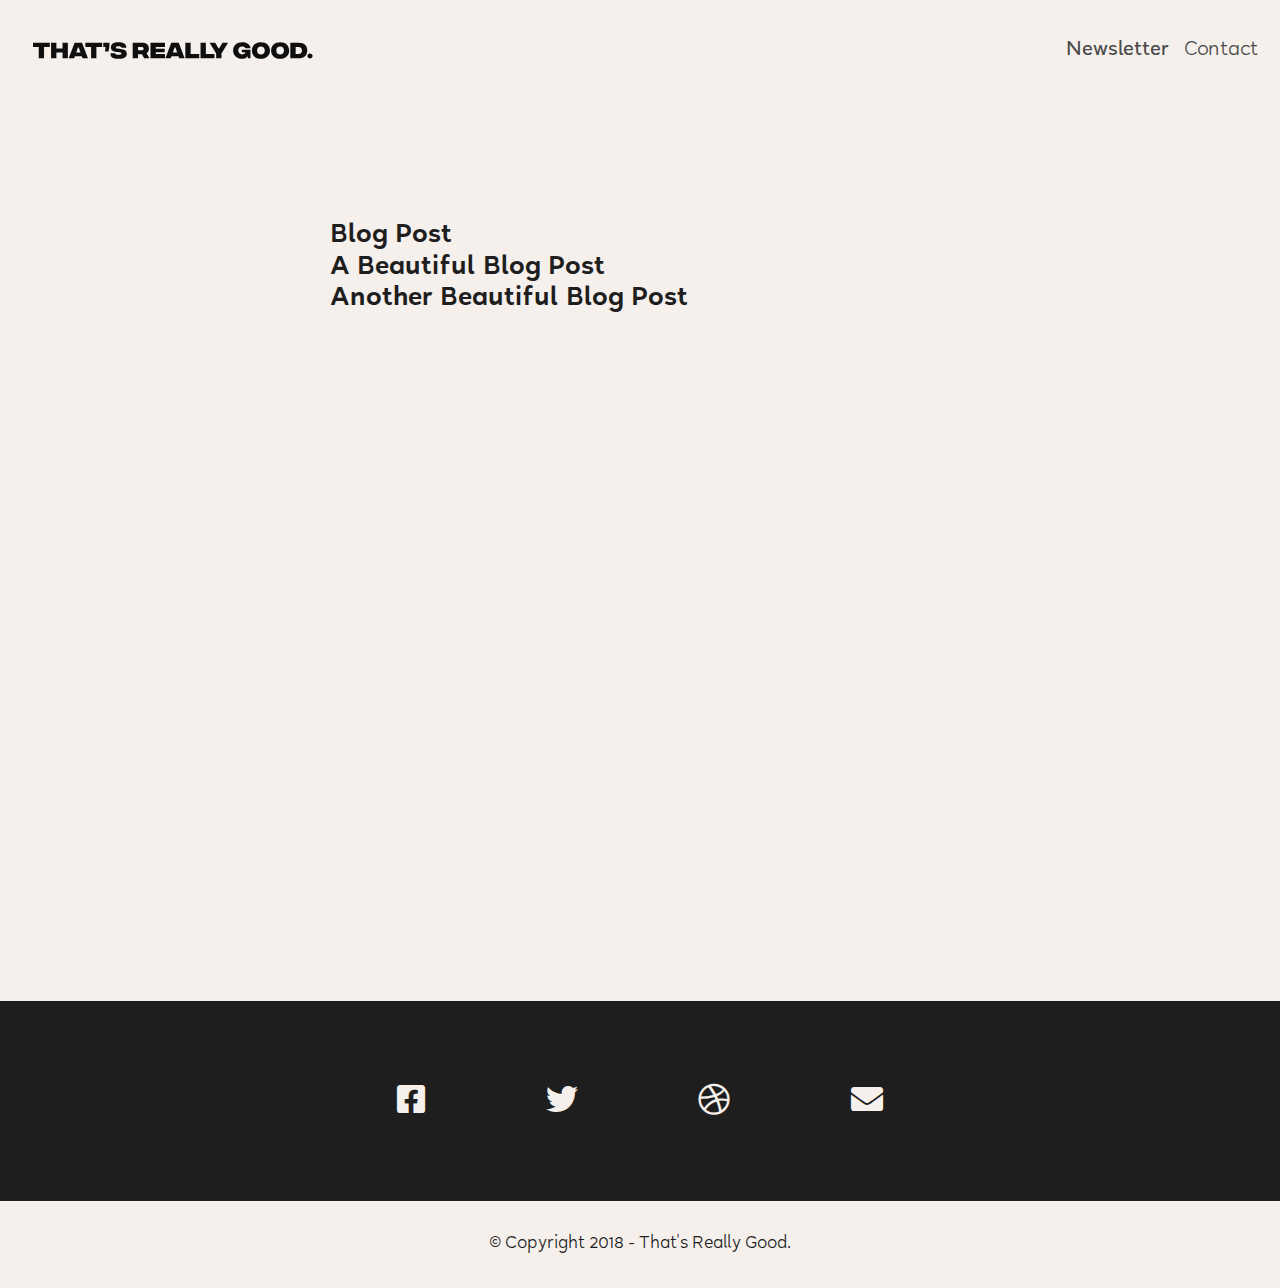
<file: thoughts/index.html>
<!doctype html>
<html data-n-head-ssr data-n-head="">
  <head>
    <title data-n-head="true">vuxt-contentful</title><meta data-n-head="true" charset="utf-8"><meta data-n-head="true" name="viewport" content="width=device-width,initial-scale=1"><meta data-n-head="true" data-hid="description" name="description" content="My slick Nuxt.js project"><link data-n-head="true" rel="icon" type="image/x-icon" href="/favicon.ico"><link data-n-head="true" rel="stylesheet" href="https://use.fontawesome.com/releases/v5.0.10/css/all.css"><script data-n-head="true" src="https://polyfill.io/v2/polyfill.min.js?features=IntersectionObserver"></script><link rel="preload" href="/_nuxt/dd76498baac24e0cc88b.js" as="script"><link rel="preload" href="/_nuxt/2a375cec03a02bd22261.js" as="script"><link rel="preload" href="/_nuxt/358c6c0a5de1f77a4d34.js" as="script"><link rel="preload" href="/_nuxt/7ec6164765dc4adfae35.js" as="script"><link rel="preload" href="/_nuxt/54a49cbd433d7fa36694.js" as="script"><style data-vue-ssr-id="7b06ce6a:0 fd547dac:0 52ef013b:0 1fd6c22d:0">@font-face{font-family:GTSectraDisplay;src:url(/_nuxt/fonts/f2ab0bb.woff2) format("woff2"),url(/_nuxt/fonts/36e30c4.woff) format("woff");font-weight:400;font-style:normal;font-display:swap;text-rendering:optimizeLegibility}@font-face{font-family:GTSectraDisplay;src:url(/_nuxt/fonts/0d6639f.woff2) format("woff2"),url(/_nuxt/fonts/24c4201.woff) format("woff");font-weight:600;font-style:normal;font-display:swap;text-rendering:optimizeLegibility}@font-face{font-family:GTSectraDisplay;src:url(/_nuxt/fonts/324c02d.woff2) format("woff2"),url(/_nuxt/fonts/4ef46cd.woff) format("woff");font-weight:600;font-style:italic;font-display:swap;text-rendering:optimizeLegibility}@font-face{font-family:GTSectraDisplay;src:url(/_nuxt/fonts/7d47e69.woff2) format("woff2"),url(/_nuxt/fonts/b71b1dd.woff) format("woff");font-weight:700;font-style:normal;font-display:swap;text-rendering:optimizeLegibility}@font-face{font-family:GTSectraDisplay;src:url(/_nuxt/fonts/ff96eb6.woff2) format("woff2"),url(/_nuxt/fonts/19813c6.woff) format("woff");font-weight:700;font-style:italic;font-display:swap;text-rendering:optimizeLegibility}@font-face{font-family:GTSectraDisplay-Super;src:url(/_nuxt/fonts/af6d883.woff2) format("woff2"),url(/_nuxt/fonts/7a0757f.woff) format("woff");font-weight:900;font-style:normal;font-display:swap;text-rendering:optimizeLegibility}@font-face{font-family:GTSectraDisplay-SuperItalic;src:url(/_nuxt/fonts/97634a4.woff2) format("woff2"),url(/_nuxt/fonts/ac208ce.woff) format("woff");font-weight:900;font-style:italic;font-display:swap;text-rendering:optimizeLegibility}@font-face{font-family:Halcyon Hairline;src:url(/_nuxt/fonts/26bc782.woff2) format("woff2"),url(/_nuxt/fonts/3472569.woff) format("woff");font-weight:100;font-style:normal;font-display:swap;text-rendering:optimizeLegibility}@font-face{font-family:Halcyon Hairline;src:url(/_nuxt/fonts/19d1be8.woff2) format("woff2"),url(/_nuxt/fonts/771a250.woff) format("woff");font-weight:100;font-style:italic;font-display:swap;text-rendering:optimizeLegibility}@font-face{font-family:Halcyon;src:url(/_nuxt/fonts/6d2c2ab.woff2) format("woff2"),url(/_nuxt/fonts/319b93a.woff) format("woff");font-weight:200;font-style:normal;font-display:swap;text-rendering:optimizeLegibility}@font-face{font-family:Halcyon;src:url(/_nuxt/fonts/8591a5d.woff2) format("woff2"),url(/_nuxt/fonts/95fba84.woff) format("woff");font-weight:200;font-style:italic;font-display:swap;text-rendering:optimizeLegibility}@font-face{font-family:Halcyon;src:url(/_nuxt/fonts/9243cdf.woff2) format("woff2"),url(/_nuxt/fonts/f4eb522.woff) format("woff");font-weight:300;font-style:normal;font-display:swap}@font-face{font-family:Halcyon;src:url(/_nuxt/fonts/a62c6c9.woff2) format("woff2"),url(/_nuxt/fonts/ce2aab8.woff) format("woff");font-weight:300;font-style:italic;font-display:swap;text-rendering:optimizeLegibility}@font-face{font-family:Halcyon;src:url(/_nuxt/fonts/49b47e2.woff2) format("woff2"),url(/_nuxt/fonts/2505f19.woff) format("woff");font-weight:400;font-style:normal;font-display:swap}@font-face{font-family:Halcyon;src:url(/_nuxt/fonts/70dacff.woff2) format("woff2"),url(/_nuxt/fonts/85fd4fc.woff) format("woff");font-weight:400;font-style:italic;font-display:swap}@font-face{font-family:Halcyon;src:url(/_nuxt/fonts/6935bde.woff2) format("woff2"),url(/_nuxt/fonts/c83d5e6.woff) format("woff");font-weight:500;font-style:normal;font-display:swap;text-rendering:optimizeLegibility}@font-face{font-family:Halcyon;src:url(/_nuxt/fonts/459ea07.woff2) format("woff2"),url(/_nuxt/fonts/71d050a.woff) format("woff");font-weight:500;font-style:italic;font-display:swap}@font-face{font-family:Halcyon;src:url(/_nuxt/fonts/1903c61.woff2) format("woff2"),url(/_nuxt/fonts/4f7b026.woff) format("woff");font-weight:600;font-style:italic;font-display:swap;text-rendering:optimizeLegibility}@font-face{font-family:Halcyon;src:url(/_nuxt/fonts/04a7fa6.woff2) format("woff2"),url(/_nuxt/fonts/17a1eaf.woff) format("woff");font-weight:600;font-style:normal;font-display:swap;text-rendering:optimizeLegibility}@font-face{font-family:Halcyon;src:url(/_nuxt/fonts/47d98fa.woff2) format("woff2"),url(/_nuxt/fonts/e020f30.woff) format("woff");font-weight:700;font-style:normal;font-display:swap;text-rendering:optimizeLegibility}@font-face{font-family:Halcyon;src:url(/_nuxt/fonts/819fdd0.woff2) format("woff2"),url(/_nuxt/fonts/3b3415f.woff) format("woff");font-weight:700;font-style:italic;font-display:swap;text-rendering:optimizeLegibility}@font-face{font-family:Halcyon;src:url(/_nuxt/fonts/ec93a48.woff2) format("woff2"),url(/_nuxt/fonts/09f7fa5.woff) format("woff");font-weight:800;font-style:normal;font-display:swap;text-rendering:optimizeLegibility}@font-face{font-family:Halcyon;src:url(/_nuxt/fonts/9d34fa6.woff2) format("woff2"),url(/_nuxt/fonts/0d79a77.woff) format("woff");font-weight:800;font-style:italic;font-display:swap;text-rendering:optimizeLegibility}@-webkit-keyframes spinAround{0%{-webkit-transform:rotate(0);transform:rotate(0)}to{-webkit-transform:rotate(359deg);transform:rotate(359deg)}}.delete,.modal-close{background-color:rgba(10,10,10,.2)}.delete:after,.delete:before,.modal-close:after,.modal-close:before{background-color:#fff}.delete:focus,.delete:hover,.modal-close:focus,.modal-close:hover{background-color:rgba(10,10,10,.3)}.delete:active,.modal-close:active{background-color:rgba(10,10,10,.4)}@-ms-viewport{width:device-width}/*! bulma.io v0.7.2 | MIT License | github.com/jgthms/bulma */@keyframes spinAround{0%{-webkit-transform:rotate(0);transform:rotate(0)}to{-webkit-transform:rotate(359deg);transform:rotate(359deg)}}.breadcrumb,.button,.delete,.file,.is-unselectable,.modal-close,.pagination-ellipsis,.pagination-link,.pagination-next,.pagination-previous,.tabs{-webkit-touch-callout:none;-webkit-user-select:none;-moz-user-select:none;-ms-user-select:none;user-select:none}.navbar-link:not(.is-arrowless):after,.select:not(.is-multiple):not(.is-loading):after{border:3px solid transparent;border-radius:2px;border-right:0;border-top:0;content:" ";display:block;height:.625em;margin-top:-.4375em;pointer-events:none;position:absolute;top:50%;-webkit-transform:rotate(-45deg);transform:rotate(-45deg);-webkit-transform-origin:center;transform-origin:center;width:.625em}.block:not(:last-child),.box:not(:last-child),.breadcrumb:not(:last-child),.content:not(:last-child),.highlight:not(:last-child),.level:not(:last-child),.list:not(:last-child),.message:not(:last-child),.notification:not(:last-child),.progress:not(:last-child),.subtitle:not(:last-child),.table-container:not(:last-child),.table:not(:last-child),.tabs:not(:last-child),.title:not(:last-child){margin-bottom:1.5rem}.delete,.modal-close{-moz-appearance:none;-webkit-appearance:none;background-color:rgba(31,30,31,.2);border:none;border-radius:290486px;cursor:pointer;pointer-events:auto;display:inline-block;flex-grow:0;flex-shrink:0;font-size:0;height:20px;max-height:20px;max-width:20px;min-height:20px;min-width:20px;outline:0;position:relative;vertical-align:top;width:20px}.delete:after,.delete:before,.modal-close:after,.modal-close:before{background-color:#f5f0ec;content:"";display:block;left:50%;position:absolute;top:50%;-webkit-transform:translateX(-50%) translateY(-50%) rotate(45deg);transform:translateX(-50%) translateY(-50%) rotate(45deg);-webkit-transform-origin:center center;transform-origin:center center}.delete:before,.modal-close:before{height:2px;width:50%}.delete:after,.modal-close:after{height:50%;width:2px}.delete:focus,.delete:hover,.modal-close:focus,.modal-close:hover{background-color:rgba(31,30,31,.3)}.delete:active,.modal-close:active{background-color:rgba(31,30,31,.4)}.is-small.delete,.is-small.modal-close{height:16px;max-height:16px;max-width:16px;min-height:16px;min-width:16px;width:16px}.is-medium.delete,.is-medium.modal-close{height:24px;max-height:24px;max-width:24px;min-height:24px;min-width:24px;width:24px}.is-large.delete,.is-large.modal-close{height:32px;max-height:32px;max-width:32px;min-height:32px;min-width:32px;width:32px}.button.is-loading:after,.control.is-loading:after,.loader,.select.is-loading:after{-webkit-animation:spinAround .5s linear infinite;animation:spinAround .5s linear infinite;border-radius:290486px;border-color:transparent transparent #dbdbdb #dbdbdb;border-style:solid;border-width:2px;content:"";display:block;height:1em;position:relative;width:1em}.hero-video,.image.is-16by9 img,.image.is-1by1 img,.image.is-1by2 img,.image.is-1by3 img,.image.is-2by1 img,.image.is-2by3 img,.image.is-3by1 img,.image.is-3by2 img,.image.is-3by4 img,.image.is-3by5 img,.image.is-4by3 img,.image.is-4by5 img,.image.is-5by3 img,.image.is-5by4 img,.image.is-9by16 img,.image.is-square img,.is-overlay,.modal,.modal-background{bottom:0;left:0;position:absolute;right:0;top:0}.button,.file-cta,.file-name,.input,.pagination-ellipsis,.pagination-link,.pagination-next,.pagination-previous,.select select,.textarea{-moz-appearance:none;-webkit-appearance:none;align-items:center;border:1px solid transparent;border-radius:4px;box-shadow:none;display:inline-flex;font-size:1rem;height:2.25em;justify-content:flex-start;line-height:1.5;padding:calc(.375em - 1px) calc(.625em - 1px);position:relative;vertical-align:top}.button:active,.button:focus,.file-cta:active,.file-cta:focus,.file-name:active,.file-name:focus,.input:active,.input:focus,.is-active.button,.is-active.file-cta,.is-active.file-name,.is-active.input,.is-active.pagination-ellipsis,.is-active.pagination-link,.is-active.pagination-next,.is-active.pagination-previous,.is-active.textarea,.is-focused.button,.is-focused.file-cta,.is-focused.file-name,.is-focused.input,.is-focused.pagination-ellipsis,.is-focused.pagination-link,.is-focused.pagination-next,.is-focused.pagination-previous,.is-focused.textarea,.pagination-ellipsis:active,.pagination-ellipsis:focus,.pagination-link:active,.pagination-link:focus,.pagination-next:active,.pagination-next:focus,.pagination-previous:active,.pagination-previous:focus,.select select.is-active,.select select.is-focused,.select select:active,.select select:focus,.textarea:active,.textarea:focus{outline:0}.button[disabled],.file-cta[disabled],.file-name[disabled],.input[disabled],.pagination-ellipsis[disabled],.pagination-link[disabled],.pagination-next[disabled],.pagination-previous[disabled],.select select[disabled],.textarea[disabled]{cursor:not-allowed}/*! minireset.css v0.0.3 | MIT License | github.com/jgthms/minireset.css */blockquote,body,dd,dl,dt,fieldset,figure,h1,h2,h3,h4,h5,h6,hr,html,iframe,legend,li,ol,p,pre,textarea,ul{margin:0;padding:0}h1,h2,h3,h4,h5,h6{font-size:100%;font-weight:400}ul{list-style:none}button,input,select,textarea{margin:0}html{box-sizing:border-box}*,:after,:before{box-sizing:inherit}audio,img,video{height:auto;max-width:100%}iframe{border:0}table{border-collapse:collapse;border-spacing:0}td,th{padding:0;text-align:left}html{background-color:#f5f0ec;font-size:16px;-moz-osx-font-smoothing:grayscale;-webkit-font-smoothing:antialiased;min-width:300px;overflow-x:hidden;overflow-y:scroll;text-rendering:optimizeLegibility;-webkit-text-size-adjust:100%;-moz-text-size-adjust:100%;-ms-text-size-adjust:100%;text-size-adjust:100%}article,aside,figure,footer,header,hgroup,section{display:block}body,button,input,select,textarea{font-family:Halcyon,sans-serif}code,pre{-moz-osx-font-smoothing:auto;-webkit-font-smoothing:auto;font-family:monospace}body{font-size:1rem;line-height:1.5}a,body{color:#1f1e1f}a{cursor:pointer;text-decoration:none}a strong{color:currentColor}a:hover{color:#363636}code{color:#ff3860;font-size:.875em;font-weight:400;padding:.25em .5em}code,hr{background-color:#f5f5f5}hr{border:none;display:block;height:2px;margin:1.5rem 0}img{height:auto;max-width:100%}input[type=checkbox],input[type=radio]{vertical-align:baseline}small{font-size:.875em}span{font-style:inherit;font-weight:inherit}strong{color:#363636;font-weight:700}pre{-webkit-overflow-scrolling:touch;background-color:#f5f5f5;color:#4a4a4a;font-size:.875em;overflow-x:auto;padding:1.25rem 1.5rem;white-space:pre;word-wrap:normal}pre code{background-color:transparent;color:currentColor;font-size:1em;padding:0}table td,table th{text-align:left;vertical-align:top}table th{color:#363636}.is-clearfix:after{clear:both;content:" ";display:table}.is-pulled-left{float:left!important}.is-pulled-right{float:right!important}.is-clipped{overflow:hidden!important}.is-size-1{font-size:3rem!important}.is-size-2{font-size:2.5rem!important}.is-size-3{font-size:2rem!important}.is-size-4{font-size:1.5rem!important}.is-size-5{font-size:1.25rem!important}.is-size-6{font-size:1rem!important}.is-size-7{font-size:.75rem!important}@media screen and (max-width:768px){.is-size-1-mobile{font-size:3rem!important}.is-size-2-mobile{font-size:2.5rem!important}.is-size-3-mobile{font-size:2rem!important}.is-size-4-mobile{font-size:1.5rem!important}.is-size-5-mobile{font-size:1.25rem!important}.is-size-6-mobile{font-size:1rem!important}.is-size-7-mobile{font-size:.75rem!important}}@media print,screen and (min-width:769px){.is-size-1-tablet{font-size:3rem!important}.is-size-2-tablet{font-size:2.5rem!important}.is-size-3-tablet{font-size:2rem!important}.is-size-4-tablet{font-size:1.5rem!important}.is-size-5-tablet{font-size:1.25rem!important}.is-size-6-tablet{font-size:1rem!important}.is-size-7-tablet{font-size:.75rem!important}}@media screen and (max-width:1087px){.is-size-1-touch{font-size:3rem!important}.is-size-2-touch{font-size:2.5rem!important}.is-size-3-touch{font-size:2rem!important}.is-size-4-touch{font-size:1.5rem!important}.is-size-5-touch{font-size:1.25rem!important}.is-size-6-touch{font-size:1rem!important}.is-size-7-touch{font-size:.75rem!important}}@media screen and (min-width:1088px){.is-size-1-desktop{font-size:3rem!important}.is-size-2-desktop{font-size:2.5rem!important}.is-size-3-desktop{font-size:2rem!important}.is-size-4-desktop{font-size:1.5rem!important}.is-size-5-desktop{font-size:1.25rem!important}.is-size-6-desktop{font-size:1rem!important}.is-size-7-desktop{font-size:.75rem!important}}@media screen and (min-width:1280px){.is-size-1-widescreen{font-size:3rem!important}.is-size-2-widescreen{font-size:2.5rem!important}.is-size-3-widescreen{font-size:2rem!important}.is-size-4-widescreen{font-size:1.5rem!important}.is-size-5-widescreen{font-size:1.25rem!important}.is-size-6-widescreen{font-size:1rem!important}.is-size-7-widescreen{font-size:.75rem!important}}@media screen and (min-width:1472px){.is-size-1-fullhd{font-size:3rem!important}.is-size-2-fullhd{font-size:2.5rem!important}.is-size-3-fullhd{font-size:2rem!important}.is-size-4-fullhd{font-size:1.5rem!important}.is-size-5-fullhd{font-size:1.25rem!important}.is-size-6-fullhd{font-size:1rem!important}.is-size-7-fullhd{font-size:.75rem!important}}.has-text-centered{text-align:center!important}.has-text-justified{text-align:justify!important}.has-text-left{text-align:left!important}.has-text-right{text-align:right!important}@media screen and (max-width:768px){.has-text-centered-mobile{text-align:center!important}}@media print,screen and (min-width:769px){.has-text-centered-tablet{text-align:center!important}}@media screen and (min-width:769px) and (max-width:1087px){.has-text-centered-tablet-only{text-align:center!important}}@media screen and (max-width:1087px){.has-text-centered-touch{text-align:center!important}}@media screen and (min-width:1088px){.has-text-centered-desktop{text-align:center!important}}@media screen and (min-width:1088px) and (max-width:1279px){.has-text-centered-desktop-only{text-align:center!important}}@media screen and (min-width:1280px){.has-text-centered-widescreen{text-align:center!important}}@media screen and (min-width:1280px) and (max-width:1471px){.has-text-centered-widescreen-only{text-align:center!important}}@media screen and (min-width:1472px){.has-text-centered-fullhd{text-align:center!important}}@media screen and (max-width:768px){.has-text-justified-mobile{text-align:justify!important}}@media print,screen and (min-width:769px){.has-text-justified-tablet{text-align:justify!important}}@media screen and (min-width:769px) and (max-width:1087px){.has-text-justified-tablet-only{text-align:justify!important}}@media screen and (max-width:1087px){.has-text-justified-touch{text-align:justify!important}}@media screen and (min-width:1088px){.has-text-justified-desktop{text-align:justify!important}}@media screen and (min-width:1088px) and (max-width:1279px){.has-text-justified-desktop-only{text-align:justify!important}}@media screen and (min-width:1280px){.has-text-justified-widescreen{text-align:justify!important}}@media screen and (min-width:1280px) and (max-width:1471px){.has-text-justified-widescreen-only{text-align:justify!important}}@media screen and (min-width:1472px){.has-text-justified-fullhd{text-align:justify!important}}@media screen and (max-width:768px){.has-text-left-mobile{text-align:left!important}}@media print,screen and (min-width:769px){.has-text-left-tablet{text-align:left!important}}@media screen and (min-width:769px) and (max-width:1087px){.has-text-left-tablet-only{text-align:left!important}}@media screen and (max-width:1087px){.has-text-left-touch{text-align:left!important}}@media screen and (min-width:1088px){.has-text-left-desktop{text-align:left!important}}@media screen and (min-width:1088px) and (max-width:1279px){.has-text-left-desktop-only{text-align:left!important}}@media screen and (min-width:1280px){.has-text-left-widescreen{text-align:left!important}}@media screen and (min-width:1280px) and (max-width:1471px){.has-text-left-widescreen-only{text-align:left!important}}@media screen and (min-width:1472px){.has-text-left-fullhd{text-align:left!important}}@media screen and (max-width:768px){.has-text-right-mobile{text-align:right!important}}@media print,screen and (min-width:769px){.has-text-right-tablet{text-align:right!important}}@media screen and (min-width:769px) and (max-width:1087px){.has-text-right-tablet-only{text-align:right!important}}@media screen and (max-width:1087px){.has-text-right-touch{text-align:right!important}}@media screen and (min-width:1088px){.has-text-right-desktop{text-align:right!important}}@media screen and (min-width:1088px) and (max-width:1279px){.has-text-right-desktop-only{text-align:right!important}}@media screen and (min-width:1280px){.has-text-right-widescreen{text-align:right!important}}@media screen and (min-width:1280px) and (max-width:1471px){.has-text-right-widescreen-only{text-align:right!important}}@media screen and (min-width:1472px){.has-text-right-fullhd{text-align:right!important}}.is-capitalized{text-transform:capitalize!important}.is-lowercase{text-transform:lowercase!important}.is-uppercase{text-transform:uppercase!important}.is-italic{font-style:italic!important}.has-text-white{color:#fff!important}a.has-text-white:focus,a.has-text-white:hover{color:#e6e6e6!important}.has-background-white{background-color:#fff!important}.has-text-black{color:#0a0a0a!important}a.has-text-black:focus,a.has-text-black:hover{color:#000!important}.has-background-black{background-color:#0a0a0a!important}.has-text-light{color:#f5f5f5!important}a.has-text-light:focus,a.has-text-light:hover{color:#dbdbdb!important}.has-background-light{background-color:#f5f5f5!important}.has-text-dark{color:#363636!important}a.has-text-dark:focus,a.has-text-dark:hover{color:#1c1c1c!important}.has-background-dark{background-color:#363636!important}.has-text-primary{color:#00d1b2!important}a.has-text-primary:focus,a.has-text-primary:hover{color:#009e86!important}.has-background-primary{background-color:#00d1b2!important}.has-text-link{color:#3273dc!important}a.has-text-link:focus,a.has-text-link:hover{color:#205bbc!important}.has-background-link{background-color:#3273dc!important}.has-text-info{color:#209cee!important}a.has-text-info:focus,a.has-text-info:hover{color:#0f81cc!important}.has-background-info{background-color:#209cee!important}.has-text-success{color:#23d160!important}a.has-text-success:focus,a.has-text-success:hover{color:#1ca64c!important}.has-background-success{background-color:#23d160!important}.has-text-warning{color:#ffdd57!important}a.has-text-warning:focus,a.has-text-warning:hover{color:#ffd324!important}.has-background-warning{background-color:#ffdd57!important}.has-text-danger{color:#ff3860!important}a.has-text-danger:focus,a.has-text-danger:hover{color:#ff0537!important}.has-background-danger{background-color:#ff3860!important}.has-text-black-bis{color:#121212!important}.has-background-black-bis{background-color:#121212!important}.has-text-black-ter{color:#242424!important}.has-background-black-ter{background-color:#242424!important}.has-text-grey-darker{color:#363636!important}.has-background-grey-darker{background-color:#363636!important}.has-text-grey-dark{color:#4a4a4a!important}.has-background-grey-dark{background-color:#4a4a4a!important}.has-text-grey{color:#7a7a7a!important}.has-background-grey{background-color:#7a7a7a!important}.has-text-grey-light{color:#b5b5b5!important}.has-background-grey-light{background-color:#b5b5b5!important}.has-text-grey-lighter{color:#dbdbdb!important}.has-background-grey-lighter{background-color:#dbdbdb!important}.has-text-white-ter{color:#f5f5f5!important}.has-background-white-ter{background-color:#f5f5f5!important}.has-text-white-bis{color:#fafafa!important}.has-background-white-bis{background-color:#fafafa!important}.has-text-weight-light{font-weight:300!important}.has-text-weight-normal{font-weight:400!important}.has-text-weight-semibold{font-weight:600!important}.has-text-weight-bold{font-weight:700!important}.is-block{display:block!important}@media screen and (max-width:768px){.is-block-mobile{display:block!important}}@media print,screen and (min-width:769px){.is-block-tablet{display:block!important}}@media screen and (min-width:769px) and (max-width:1087px){.is-block-tablet-only{display:block!important}}@media screen and (max-width:1087px){.is-block-touch{display:block!important}}@media screen and (min-width:1088px){.is-block-desktop{display:block!important}}@media screen and (min-width:1088px) and (max-width:1279px){.is-block-desktop-only{display:block!important}}@media screen and (min-width:1280px){.is-block-widescreen{display:block!important}}@media screen and (min-width:1280px) and (max-width:1471px){.is-block-widescreen-only{display:block!important}}@media screen and (min-width:1472px){.is-block-fullhd{display:block!important}}.is-flex{display:flex!important}@media screen and (max-width:768px){.is-flex-mobile{display:flex!important}}@media print,screen and (min-width:769px){.is-flex-tablet{display:flex!important}}@media screen and (min-width:769px) and (max-width:1087px){.is-flex-tablet-only{display:flex!important}}@media screen and (max-width:1087px){.is-flex-touch{display:flex!important}}@media screen and (min-width:1088px){.is-flex-desktop{display:flex!important}}@media screen and (min-width:1088px) and (max-width:1279px){.is-flex-desktop-only{display:flex!important}}@media screen and (min-width:1280px){.is-flex-widescreen{display:flex!important}}@media screen and (min-width:1280px) and (max-width:1471px){.is-flex-widescreen-only{display:flex!important}}@media screen and (min-width:1472px){.is-flex-fullhd{display:flex!important}}.is-inline{display:inline!important}@media screen and (max-width:768px){.is-inline-mobile{display:inline!important}}@media print,screen and (min-width:769px){.is-inline-tablet{display:inline!important}}@media screen and (min-width:769px) and (max-width:1087px){.is-inline-tablet-only{display:inline!important}}@media screen and (max-width:1087px){.is-inline-touch{display:inline!important}}@media screen and (min-width:1088px){.is-inline-desktop{display:inline!important}}@media screen and (min-width:1088px) and (max-width:1279px){.is-inline-desktop-only{display:inline!important}}@media screen and (min-width:1280px){.is-inline-widescreen{display:inline!important}}@media screen and (min-width:1280px) and (max-width:1471px){.is-inline-widescreen-only{display:inline!important}}@media screen and (min-width:1472px){.is-inline-fullhd{display:inline!important}}.is-inline-block{display:inline-block!important}@media screen and (max-width:768px){.is-inline-block-mobile{display:inline-block!important}}@media print,screen and (min-width:769px){.is-inline-block-tablet{display:inline-block!important}}@media screen and (min-width:769px) and (max-width:1087px){.is-inline-block-tablet-only{display:inline-block!important}}@media screen and (max-width:1087px){.is-inline-block-touch{display:inline-block!important}}@media screen and (min-width:1088px){.is-inline-block-desktop{display:inline-block!important}}@media screen and (min-width:1088px) and (max-width:1279px){.is-inline-block-desktop-only{display:inline-block!important}}@media screen and (min-width:1280px){.is-inline-block-widescreen{display:inline-block!important}}@media screen and (min-width:1280px) and (max-width:1471px){.is-inline-block-widescreen-only{display:inline-block!important}}@media screen and (min-width:1472px){.is-inline-block-fullhd{display:inline-block!important}}.is-inline-flex{display:inline-flex!important}@media screen and (max-width:768px){.is-inline-flex-mobile{display:inline-flex!important}}@media print,screen and (min-width:769px){.is-inline-flex-tablet{display:inline-flex!important}}@media screen and (min-width:769px) and (max-width:1087px){.is-inline-flex-tablet-only{display:inline-flex!important}}@media screen and (max-width:1087px){.is-inline-flex-touch{display:inline-flex!important}}@media screen and (min-width:1088px){.is-inline-flex-desktop{display:inline-flex!important}}@media screen and (min-width:1088px) and (max-width:1279px){.is-inline-flex-desktop-only{display:inline-flex!important}}@media screen and (min-width:1280px){.is-inline-flex-widescreen{display:inline-flex!important}}@media screen and (min-width:1280px) and (max-width:1471px){.is-inline-flex-widescreen-only{display:inline-flex!important}}@media screen and (min-width:1472px){.is-inline-flex-fullhd{display:inline-flex!important}}.is-hidden{display:none!important}.is-sr-only{border:none!important;clip:rect(0,0,0,0)!important;height:.01em!important;overflow:hidden!important;padding:0!important;position:absolute!important;white-space:nowrap!important;width:.01em!important}@media screen and (max-width:768px){.is-hidden-mobile{display:none!important}}@media print,screen and (min-width:769px){.is-hidden-tablet{display:none!important}}@media screen and (min-width:769px) and (max-width:1087px){.is-hidden-tablet-only{display:none!important}}@media screen and (max-width:1087px){.is-hidden-touch{display:none!important}}@media screen and (min-width:1088px){.is-hidden-desktop{display:none!important}}@media screen and (min-width:1088px) and (max-width:1279px){.is-hidden-desktop-only{display:none!important}}@media screen and (min-width:1280px){.is-hidden-widescreen{display:none!important}}@media screen and (min-width:1280px) and (max-width:1471px){.is-hidden-widescreen-only{display:none!important}}@media screen and (min-width:1472px){.is-hidden-fullhd{display:none!important}}.is-invisible{visibility:hidden!important}@media screen and (max-width:768px){.is-invisible-mobile{visibility:hidden!important}}@media print,screen and (min-width:769px){.is-invisible-tablet{visibility:hidden!important}}@media screen and (min-width:769px) and (max-width:1087px){.is-invisible-tablet-only{visibility:hidden!important}}@media screen and (max-width:1087px){.is-invisible-touch{visibility:hidden!important}}@media screen and (min-width:1088px){.is-invisible-desktop{visibility:hidden!important}}@media screen and (min-width:1088px) and (max-width:1279px){.is-invisible-desktop-only{visibility:hidden!important}}@media screen and (min-width:1280px){.is-invisible-widescreen{visibility:hidden!important}}@media screen and (min-width:1280px) and (max-width:1471px){.is-invisible-widescreen-only{visibility:hidden!important}}@media screen and (min-width:1472px){.is-invisible-fullhd{visibility:hidden!important}}.is-marginless{margin:0!important}.is-paddingless{padding:0!important}.is-radiusless{border-radius:0!important}.is-shadowless{box-shadow:none!important}.box{border-radius:6px;box-shadow:0 2px 3px rgba(31,30,31,.1),0 0 0 1px rgba(31,30,31,.1);color:#1f1e1f;padding:1.25rem}a.box:focus,a.box:hover{box-shadow:0 2px 3px rgba(31,30,31,.1),0 0 0 1px #1f1e1f}a.box:active{box-shadow:inset 0 1px 2px rgba(31,30,31,.2),0 0 0 1px #1f1e1f}.button{background-color:#ca4423;border-color:#1f1e1f;border-width:1px;cursor:pointer;justify-content:center;padding:calc(.375em - 1px) .75em;text-align:center;white-space:nowrap}.button strong{color:inherit}.button .icon,.button .icon.is-large,.button .icon.is-medium,.button .icon.is-small{height:1.5em;width:1.5em}.button .icon:first-child:not(:last-child){margin-left:calc(-.375em - 1px);margin-right:.1875em}.button .icon:last-child:not(:first-child){margin-left:.1875em;margin-right:calc(-.375em - 1px)}.button .icon:first-child:last-child{margin-left:calc(-.375em - 1px);margin-right:calc(-.375em - 1px)}.button.is-hovered,.button:hover{border-color:#1f1e1f;color:#1f1e1f}.button.is-focused,.button:focus{border-color:#3273dc;color:#363636}.button.is-focused:not(:active),.button:focus:not(:active){box-shadow:0 0 0 .125em rgba(31,30,31,.25)}.button.is-active,.button:active{border-color:#4a4a4a;color:#363636}.button.is-text{background-color:transparent;border-color:transparent;color:#1f1e1f;text-decoration:underline}.button.is-text.is-focused,.button.is-text.is-hovered,.button.is-text:focus,.button.is-text:hover{background-color:#f5f5f5;color:#363636}.button.is-text.is-active,.button.is-text:active{background-color:#e8e8e8;color:#363636}.button.is-text[disabled]{background-color:transparent;border-color:transparent;box-shadow:none}.button.is-white{background-color:#fff;border-color:transparent;color:#0a0a0a}.button.is-white.is-hovered,.button.is-white:hover{background-color:#f9f9f9;border-color:transparent;color:#0a0a0a}.button.is-white.is-focused,.button.is-white:focus{border-color:transparent;color:#0a0a0a}.button.is-white.is-focused:not(:active),.button.is-white:focus:not(:active){box-shadow:0 0 0 .125em hsla(0,0%,100%,.25)}.button.is-white.is-active,.button.is-white:active{background-color:#f2f2f2;border-color:transparent;color:#0a0a0a}.button.is-white[disabled]{background-color:#fff;border-color:transparent;box-shadow:none}.button.is-white.is-inverted{background-color:#0a0a0a;color:#fff}.button.is-white.is-inverted:hover{background-color:#000}.button.is-white.is-inverted[disabled]{background-color:#0a0a0a;border-color:transparent;box-shadow:none;color:#fff}.button.is-white.is-loading:after{border-color:transparent transparent #0a0a0a #0a0a0a!important}.button.is-white.is-outlined{background-color:transparent;border-color:#fff;color:#fff}.button.is-white.is-outlined:focus,.button.is-white.is-outlined:hover{background-color:#fff;border-color:#fff;color:#0a0a0a}.button.is-white.is-outlined.is-loading:after{border-color:transparent transparent #fff #fff!important}.button.is-white.is-outlined[disabled]{background-color:transparent;border-color:#fff;box-shadow:none;color:#fff}.button.is-white.is-inverted.is-outlined{background-color:transparent;border-color:#0a0a0a;color:#0a0a0a}.button.is-white.is-inverted.is-outlined:focus,.button.is-white.is-inverted.is-outlined:hover{background-color:#0a0a0a;color:#fff}.button.is-white.is-inverted.is-outlined[disabled]{background-color:transparent;border-color:#0a0a0a;box-shadow:none;color:#0a0a0a}.button.is-black{background-color:#0a0a0a;border-color:transparent;color:#fff}.button.is-black.is-hovered,.button.is-black:hover{background-color:#040404;border-color:transparent;color:#fff}.button.is-black.is-focused,.button.is-black:focus{border-color:transparent;color:#fff}.button.is-black.is-focused:not(:active),.button.is-black:focus:not(:active){box-shadow:0 0 0 .125em rgba(10,10,10,.25)}.button.is-black.is-active,.button.is-black:active{background-color:#000;border-color:transparent;color:#fff}.button.is-black[disabled]{background-color:#0a0a0a;border-color:transparent;box-shadow:none}.button.is-black.is-inverted{background-color:#fff;color:#0a0a0a}.button.is-black.is-inverted:hover{background-color:#f2f2f2}.button.is-black.is-inverted[disabled]{background-color:#fff;border-color:transparent;box-shadow:none;color:#0a0a0a}.button.is-black.is-loading:after{border-color:transparent transparent #fff #fff!important}.button.is-black.is-outlined{background-color:transparent;border-color:#0a0a0a;color:#0a0a0a}.button.is-black.is-outlined:focus,.button.is-black.is-outlined:hover{background-color:#0a0a0a;border-color:#0a0a0a;color:#fff}.button.is-black.is-outlined.is-loading:after{border-color:transparent transparent #0a0a0a #0a0a0a!important}.button.is-black.is-outlined[disabled]{background-color:transparent;border-color:#0a0a0a;box-shadow:none;color:#0a0a0a}.button.is-black.is-inverted.is-outlined{background-color:transparent;border-color:#fff;color:#fff}.button.is-black.is-inverted.is-outlined:focus,.button.is-black.is-inverted.is-outlined:hover{background-color:#fff;color:#0a0a0a}.button.is-black.is-inverted.is-outlined[disabled]{background-color:transparent;border-color:#fff;box-shadow:none;color:#fff}.button.is-light{background-color:#f5f5f5;border-color:transparent;color:#363636}.button.is-light.is-hovered,.button.is-light:hover{background-color:#eee;border-color:transparent;color:#363636}.button.is-light.is-focused,.button.is-light:focus{border-color:transparent;color:#363636}.button.is-light.is-focused:not(:active),.button.is-light:focus:not(:active){box-shadow:0 0 0 .125em hsla(0,0%,96.1%,.25)}.button.is-light.is-active,.button.is-light:active{background-color:#e8e8e8;border-color:transparent;color:#363636}.button.is-light[disabled]{background-color:#f5f5f5;border-color:transparent;box-shadow:none}.button.is-light.is-inverted{background-color:#363636;color:#f5f5f5}.button.is-light.is-inverted:hover{background-color:#292929}.button.is-light.is-inverted[disabled]{background-color:#363636;border-color:transparent;box-shadow:none;color:#f5f5f5}.button.is-light.is-loading:after{border-color:transparent transparent #363636 #363636!important}.button.is-light.is-outlined{background-color:transparent;border-color:#f5f5f5;color:#f5f5f5}.button.is-light.is-outlined:focus,.button.is-light.is-outlined:hover{background-color:#f5f5f5;border-color:#f5f5f5;color:#363636}.button.is-light.is-outlined.is-loading:after{border-color:transparent transparent #f5f5f5 #f5f5f5!important}.button.is-light.is-outlined[disabled]{background-color:transparent;border-color:#f5f5f5;box-shadow:none;color:#f5f5f5}.button.is-light.is-inverted.is-outlined{background-color:transparent;border-color:#363636;color:#363636}.button.is-light.is-inverted.is-outlined:focus,.button.is-light.is-inverted.is-outlined:hover{background-color:#363636;color:#f5f5f5}.button.is-light.is-inverted.is-outlined[disabled]{background-color:transparent;border-color:#363636;box-shadow:none;color:#363636}.button.is-dark{background-color:#363636;border-color:transparent;color:#f5f5f5}.button.is-dark.is-hovered,.button.is-dark:hover{background-color:#2f2f2f;border-color:transparent;color:#f5f5f5}.button.is-dark.is-focused,.button.is-dark:focus{border-color:transparent;color:#f5f5f5}.button.is-dark.is-focused:not(:active),.button.is-dark:focus:not(:active){box-shadow:0 0 0 .125em rgba(54,54,54,.25)}.button.is-dark.is-active,.button.is-dark:active{background-color:#292929;border-color:transparent;color:#f5f5f5}.button.is-dark[disabled]{background-color:#363636;border-color:transparent;box-shadow:none}.button.is-dark.is-inverted{background-color:#f5f5f5;color:#363636}.button.is-dark.is-inverted:hover{background-color:#e8e8e8}.button.is-dark.is-inverted[disabled]{background-color:#f5f5f5;border-color:transparent;box-shadow:none;color:#363636}.button.is-dark.is-loading:after{border-color:transparent transparent #f5f5f5 #f5f5f5!important}.button.is-dark.is-outlined{background-color:transparent;border-color:#363636;color:#363636}.button.is-dark.is-outlined:focus,.button.is-dark.is-outlined:hover{background-color:#363636;border-color:#363636;color:#f5f5f5}.button.is-dark.is-outlined.is-loading:after{border-color:transparent transparent #363636 #363636!important}.button.is-dark.is-outlined[disabled]{background-color:transparent;border-color:#363636;box-shadow:none;color:#363636}.button.is-dark.is-inverted.is-outlined{background-color:transparent;border-color:#f5f5f5;color:#f5f5f5}.button.is-dark.is-inverted.is-outlined:focus,.button.is-dark.is-inverted.is-outlined:hover{background-color:#f5f5f5;color:#363636}.button.is-dark.is-inverted.is-outlined[disabled]{background-color:transparent;border-color:#f5f5f5;box-shadow:none;color:#f5f5f5}.button.is-primary{background-color:#00d1b2;border-color:transparent;color:#fff}.button.is-primary.is-hovered,.button.is-primary:hover{background-color:#00c4a7;border-color:transparent;color:#fff}.button.is-primary.is-focused,.button.is-primary:focus{border-color:transparent;color:#fff}.button.is-primary.is-focused:not(:active),.button.is-primary:focus:not(:active){box-shadow:0 0 0 .125em rgba(0,209,178,.25)}.button.is-primary.is-active,.button.is-primary:active{background-color:#00b89c;border-color:transparent;color:#fff}.button.is-primary[disabled]{background-color:#00d1b2;border-color:transparent;box-shadow:none}.button.is-primary.is-inverted{background-color:#fff;color:#00d1b2}.button.is-primary.is-inverted:hover{background-color:#f2f2f2}.button.is-primary.is-inverted[disabled]{background-color:#fff;border-color:transparent;box-shadow:none;color:#00d1b2}.button.is-primary.is-loading:after{border-color:transparent transparent #fff #fff!important}.button.is-primary.is-outlined{background-color:transparent;border-color:#00d1b2;color:#00d1b2}.button.is-primary.is-outlined:focus,.button.is-primary.is-outlined:hover{background-color:#00d1b2;border-color:#00d1b2;color:#fff}.button.is-primary.is-outlined.is-loading:after{border-color:transparent transparent #00d1b2 #00d1b2!important}.button.is-primary.is-outlined[disabled]{background-color:transparent;border-color:#00d1b2;box-shadow:none;color:#00d1b2}.button.is-primary.is-inverted.is-outlined{background-color:transparent;border-color:#fff;color:#fff}.button.is-primary.is-inverted.is-outlined:focus,.button.is-primary.is-inverted.is-outlined:hover{background-color:#fff;color:#00d1b2}.button.is-primary.is-inverted.is-outlined[disabled]{background-color:transparent;border-color:#fff;box-shadow:none;color:#fff}.button.is-link{background-color:#3273dc;border-color:transparent;color:#fff}.button.is-link.is-hovered,.button.is-link:hover{background-color:#276cda;border-color:transparent;color:#fff}.button.is-link.is-focused,.button.is-link:focus{border-color:transparent;color:#fff}.button.is-link.is-focused:not(:active),.button.is-link:focus:not(:active){box-shadow:0 0 0 .125em rgba(50,115,220,.25)}.button.is-link.is-active,.button.is-link:active{background-color:#2366d1;border-color:transparent;color:#fff}.button.is-link[disabled]{background-color:#3273dc;border-color:transparent;box-shadow:none}.button.is-link.is-inverted{background-color:#fff;color:#3273dc}.button.is-link.is-inverted:hover{background-color:#f2f2f2}.button.is-link.is-inverted[disabled]{background-color:#fff;border-color:transparent;box-shadow:none;color:#3273dc}.button.is-link.is-loading:after{border-color:transparent transparent #fff #fff!important}.button.is-link.is-outlined{background-color:transparent;border-color:#3273dc;color:#3273dc}.button.is-link.is-outlined:focus,.button.is-link.is-outlined:hover{background-color:#3273dc;border-color:#3273dc;color:#fff}.button.is-link.is-outlined.is-loading:after{border-color:transparent transparent #3273dc #3273dc!important}.button.is-link.is-outlined[disabled]{background-color:transparent;border-color:#3273dc;box-shadow:none;color:#3273dc}.button.is-link.is-inverted.is-outlined{background-color:transparent;border-color:#fff;color:#fff}.button.is-link.is-inverted.is-outlined:focus,.button.is-link.is-inverted.is-outlined:hover{background-color:#fff;color:#3273dc}.button.is-link.is-inverted.is-outlined[disabled]{background-color:transparent;border-color:#fff;box-shadow:none;color:#fff}.button.is-info{background-color:#209cee;border-color:transparent;color:#fff}.button.is-info.is-hovered,.button.is-info:hover{background-color:#1496ed;border-color:transparent;color:#fff}.button.is-info.is-focused,.button.is-info:focus{border-color:transparent;color:#fff}.button.is-info.is-focused:not(:active),.button.is-info:focus:not(:active){box-shadow:0 0 0 .125em rgba(32,156,238,.25)}.button.is-info.is-active,.button.is-info:active{background-color:#118fe4;border-color:transparent;color:#fff}.button.is-info[disabled]{background-color:#209cee;border-color:transparent;box-shadow:none}.button.is-info.is-inverted{background-color:#fff;color:#209cee}.button.is-info.is-inverted:hover{background-color:#f2f2f2}.button.is-info.is-inverted[disabled]{background-color:#fff;border-color:transparent;box-shadow:none;color:#209cee}.button.is-info.is-loading:after{border-color:transparent transparent #fff #fff!important}.button.is-info.is-outlined{background-color:transparent;border-color:#209cee;color:#209cee}.button.is-info.is-outlined:focus,.button.is-info.is-outlined:hover{background-color:#209cee;border-color:#209cee;color:#fff}.button.is-info.is-outlined.is-loading:after{border-color:transparent transparent #209cee #209cee!important}.button.is-info.is-outlined[disabled]{background-color:transparent;border-color:#209cee;box-shadow:none;color:#209cee}.button.is-info.is-inverted.is-outlined{background-color:transparent;border-color:#fff;color:#fff}.button.is-info.is-inverted.is-outlined:focus,.button.is-info.is-inverted.is-outlined:hover{background-color:#fff;color:#209cee}.button.is-info.is-inverted.is-outlined[disabled]{background-color:transparent;border-color:#fff;box-shadow:none;color:#fff}.button.is-success{background-color:#23d160;border-color:transparent;color:#fff}.button.is-success.is-hovered,.button.is-success:hover{background-color:#22c65b;border-color:transparent;color:#fff}.button.is-success.is-focused,.button.is-success:focus{border-color:transparent;color:#fff}.button.is-success.is-focused:not(:active),.button.is-success:focus:not(:active){box-shadow:0 0 0 .125em rgba(35,209,96,.25)}.button.is-success.is-active,.button.is-success:active{background-color:#20bc56;border-color:transparent;color:#fff}.button.is-success[disabled]{background-color:#23d160;border-color:transparent;box-shadow:none}.button.is-success.is-inverted{background-color:#fff;color:#23d160}.button.is-success.is-inverted:hover{background-color:#f2f2f2}.button.is-success.is-inverted[disabled]{background-color:#fff;border-color:transparent;box-shadow:none;color:#23d160}.button.is-success.is-loading:after{border-color:transparent transparent #fff #fff!important}.button.is-success.is-outlined{background-color:transparent;border-color:#23d160;color:#23d160}.button.is-success.is-outlined:focus,.button.is-success.is-outlined:hover{background-color:#23d160;border-color:#23d160;color:#fff}.button.is-success.is-outlined.is-loading:after{border-color:transparent transparent #23d160 #23d160!important}.button.is-success.is-outlined[disabled]{background-color:transparent;border-color:#23d160;box-shadow:none;color:#23d160}.button.is-success.is-inverted.is-outlined{background-color:transparent;border-color:#fff;color:#fff}.button.is-success.is-inverted.is-outlined:focus,.button.is-success.is-inverted.is-outlined:hover{background-color:#fff;color:#23d160}.button.is-success.is-inverted.is-outlined[disabled]{background-color:transparent;border-color:#fff;box-shadow:none;color:#fff}.button.is-warning{background-color:#ffdd57;border-color:transparent;color:rgba(0,0,0,.7)}.button.is-warning.is-hovered,.button.is-warning:hover{background-color:#ffdb4a;border-color:transparent;color:rgba(0,0,0,.7)}.button.is-warning.is-focused,.button.is-warning:focus{border-color:transparent;color:rgba(0,0,0,.7)}.button.is-warning.is-focused:not(:active),.button.is-warning:focus:not(:active){box-shadow:0 0 0 .125em rgba(255,221,87,.25)}.button.is-warning.is-active,.button.is-warning:active{background-color:#ffd83d;border-color:transparent;color:rgba(0,0,0,.7)}.button.is-warning[disabled]{background-color:#ffdd57;border-color:transparent;box-shadow:none}.button.is-warning.is-inverted{color:#ffdd57}.button.is-warning.is-inverted,.button.is-warning.is-inverted:hover{background-color:rgba(0,0,0,.7)}.button.is-warning.is-inverted[disabled]{background-color:rgba(0,0,0,.7);border-color:transparent;box-shadow:none;color:#ffdd57}.button.is-warning.is-loading:after{border-color:transparent transparent rgba(0,0,0,.7) rgba(0,0,0,.7)!important}.button.is-warning.is-outlined{background-color:transparent;border-color:#ffdd57;color:#ffdd57}.button.is-warning.is-outlined:focus,.button.is-warning.is-outlined:hover{background-color:#ffdd57;border-color:#ffdd57;color:rgba(0,0,0,.7)}.button.is-warning.is-outlined.is-loading:after{border-color:transparent transparent #ffdd57 #ffdd57!important}.button.is-warning.is-outlined[disabled]{background-color:transparent;border-color:#ffdd57;box-shadow:none;color:#ffdd57}.button.is-warning.is-inverted.is-outlined{background-color:transparent;border-color:rgba(0,0,0,.7);color:rgba(0,0,0,.7)}.button.is-warning.is-inverted.is-outlined:focus,.button.is-warning.is-inverted.is-outlined:hover{background-color:rgba(0,0,0,.7);color:#ffdd57}.button.is-warning.is-inverted.is-outlined[disabled]{background-color:transparent;border-color:rgba(0,0,0,.7);box-shadow:none;color:rgba(0,0,0,.7)}.button.is-danger{background-color:#ff3860;border-color:transparent;color:#fff}.button.is-danger.is-hovered,.button.is-danger:hover{background-color:#ff2b56;border-color:transparent;color:#fff}.button.is-danger.is-focused,.button.is-danger:focus{border-color:transparent;color:#fff}.button.is-danger.is-focused:not(:active),.button.is-danger:focus:not(:active){box-shadow:0 0 0 .125em rgba(255,56,96,.25)}.button.is-danger.is-active,.button.is-danger:active{background-color:#ff1f4b;border-color:transparent;color:#fff}.button.is-danger[disabled]{background-color:#ff3860;border-color:transparent;box-shadow:none}.button.is-danger.is-inverted{background-color:#fff;color:#ff3860}.button.is-danger.is-inverted:hover{background-color:#f2f2f2}.button.is-danger.is-inverted[disabled]{background-color:#fff;border-color:transparent;box-shadow:none;color:#ff3860}.button.is-danger.is-loading:after{border-color:transparent transparent #fff #fff!important}.button.is-danger.is-outlined{background-color:transparent;border-color:#ff3860;color:#ff3860}.button.is-danger.is-outlined:focus,.button.is-danger.is-outlined:hover{background-color:#ff3860;border-color:#ff3860;color:#fff}.button.is-danger.is-outlined.is-loading:after{border-color:transparent transparent #ff3860 #ff3860!important}.button.is-danger.is-outlined[disabled]{background-color:transparent;border-color:#ff3860;box-shadow:none;color:#ff3860}.button.is-danger.is-inverted.is-outlined{background-color:transparent;border-color:#fff;color:#fff}.button.is-danger.is-inverted.is-outlined:focus,.button.is-danger.is-inverted.is-outlined:hover{background-color:#fff;color:#ff3860}.button.is-danger.is-inverted.is-outlined[disabled]{background-color:transparent;border-color:#fff;box-shadow:none;color:#fff}.button.is-small{border-radius:2px;font-size:.75rem}.button.is-medium{font-size:1.25rem}.button.is-large{font-size:1.5rem}.button[disabled]{background-color:#f5f0ec;border-color:#dbdbdb;box-shadow:none;opacity:.5}.button.is-fullwidth{display:flex;width:100%}.button.is-loading{color:transparent!important;pointer-events:none}.button.is-loading:after{position:absolute;left:calc(50% - .5em);top:calc(50% - .5em);position:absolute!important}.button.is-static{background-color:#f5f5f5;border-color:#dbdbdb;color:#7a7a7a;box-shadow:none;pointer-events:none}.button.is-rounded{border-radius:290486px;padding-left:1em;padding-right:1em}.buttons{align-items:center;display:flex;flex-wrap:wrap;justify-content:flex-start}.buttons .button{margin-bottom:.5rem}.buttons .button:not(:last-child):not(.is-fullwidth){margin-right:.5rem}.buttons:last-child{margin-bottom:-.5rem}.buttons:not(:last-child){margin-bottom:1rem}.buttons.has-addons .button:not(:first-child){border-bottom-left-radius:0;border-top-left-radius:0}.buttons.has-addons .button:not(:last-child){border-bottom-right-radius:0;border-top-right-radius:0;margin-right:-1px}.buttons.has-addons .button:last-child{margin-right:0}.buttons.has-addons .button.is-hovered,.buttons.has-addons .button:hover{z-index:2}.buttons.has-addons .button.is-active,.buttons.has-addons .button.is-focused,.buttons.has-addons .button.is-selected,.buttons.has-addons .button:active,.buttons.has-addons .button:focus{z-index:3}.buttons.has-addons .button.is-active:hover,.buttons.has-addons .button.is-focused:hover,.buttons.has-addons .button.is-selected:hover,.buttons.has-addons .button:active:hover,.buttons.has-addons .button:focus:hover{z-index:4}.buttons.has-addons .button.is-expanded{flex-grow:1}.buttons.is-centered{justify-content:center}.buttons.is-right{justify-content:flex-end}.container{margin:0 auto;position:relative}@media screen and (min-width:1088px){.container{max-width:960px;width:960px}.container.is-fluid{margin-left:64px;margin-right:64px;max-width:none;width:auto}}@media screen and (max-width:1279px){.container.is-widescreen{max-width:1152px;width:auto}}@media screen and (max-width:1471px){.container.is-fullhd{max-width:1344px;width:auto}}@media screen and (min-width:1280px){.container{max-width:1152px;width:1152px}}@media screen and (min-width:1472px){.container{max-width:1344px;width:1344px}}.content li+li{margin-top:.25em}.content blockquote:not(:last-child),.content dl:not(:last-child),.content ol:not(:last-child),.content p:not(:last-child),.content pre:not(:last-child),.content table:not(:last-child),.content ul:not(:last-child){margin-bottom:1em}.content h1,.content h2,.content h3,.content h4,.content h5,.content h6{color:#363636;font-weight:600;line-height:1.125}.content h1{font-size:2em;margin-bottom:.5em}.content h1:not(:first-child){margin-top:1em}.content h2{font-size:1.75em;margin-bottom:.5714em}.content h2:not(:first-child){margin-top:1.1428em}.content h3{font-size:1.5em;margin-bottom:.6666em}.content h3:not(:first-child){margin-top:1.3333em}.content h4{font-size:1.25em;margin-bottom:.8em}.content h5{font-size:1.125em;margin-bottom:.8888em}.content h6{font-size:1em;margin-bottom:1em}.content blockquote{background-color:transparent;border-left:0;padding:1.25em 1.5em}.content ol{list-style-position:outside;margin-left:2em;margin-top:1em}.content ol:not([type]){list-style-type:decimal}.content ol:not([type]).is-lower-alpha{list-style-type:lower-alpha}.content ol:not([type]).is-lower-roman{list-style-type:lower-roman}.content ol:not([type]).is-upper-alpha{list-style-type:upper-alpha}.content ol:not([type]).is-upper-roman{list-style-type:upper-roman}.content ul{list-style:disc outside;margin-left:2em;margin-top:1em}.content ul ul{list-style-type:circle;margin-top:.5em}.content ul ul ul{list-style-type:square}.content dd{margin-left:2em}.content figure{margin-left:2em;margin-right:2em;text-align:center}.content figure:not(:first-child){margin-top:2em}.content figure:not(:last-child){margin-bottom:2em}.content figure img{display:inline-block}.content figure figcaption{font-style:italic}.content pre{-webkit-overflow-scrolling:touch;overflow-x:auto;padding:1.25em 1.5em;white-space:pre;word-wrap:normal}.content sub,.content sup{font-size:75%}.content table{width:100%}.content table td,.content table th{border:solid #dbdbdb;border-width:0 0 1px;padding:.5em .75em;vertical-align:top}.content table th{color:#363636;text-align:left}.content table thead td,.content table thead th{border-width:0 0 2px;color:#363636}.content table tfoot td,.content table tfoot th{border-width:2px 0 0;color:#363636}.content table tbody tr:last-child td,.content table tbody tr:last-child th{border-bottom-width:0}.content.is-small{font-size:.75rem}.content.is-medium{font-size:1.25rem}.content.is-large{font-size:1.5rem}.input,.textarea{background-color:#f5f0ec;border-color:transparent;color:#363636;box-shadow:none;max-width:100%;width:100%}.input::-moz-placeholder,.textarea::-moz-placeholder{color:rgba(54,54,54,.3)}.input::-webkit-input-placeholder,.textarea::-webkit-input-placeholder{color:rgba(54,54,54,.3)}.input:-moz-placeholder,.textarea:-moz-placeholder{color:rgba(54,54,54,.3)}.input:-ms-input-placeholder,.textarea:-ms-input-placeholder{color:rgba(54,54,54,.3)}.input.is-hovered,.input:hover,.textarea.is-hovered,.textarea:hover{border-color:#c6c2be}.input.is-active,.input.is-focused,.input:active,.input:focus,.textarea.is-active,.textarea.is-focused,.textarea:active,.textarea:focus{border-color:#1f1e1f;box-shadow:0 0 0 .125em rgba(31,30,31,.25)}.input[disabled],.textarea[disabled]{background-color:#f5f5f5;border-color:#f5f5f5;box-shadow:none;color:#7a7a7a}.input[disabled]::-moz-placeholder,.textarea[disabled]::-moz-placeholder{color:hsla(0,0%,47.8%,.3)}.input[disabled]::-webkit-input-placeholder,.textarea[disabled]::-webkit-input-placeholder{color:hsla(0,0%,47.8%,.3)}.input[disabled]:-moz-placeholder,.textarea[disabled]:-moz-placeholder{color:hsla(0,0%,47.8%,.3)}.input[disabled]:-ms-input-placeholder,.textarea[disabled]:-ms-input-placeholder{color:hsla(0,0%,47.8%,.3)}.input[readonly],.textarea[readonly]{box-shadow:none}.input.is-white,.textarea.is-white{border-color:#fff}.input.is-white.is-active,.input.is-white.is-focused,.input.is-white:active,.input.is-white:focus,.textarea.is-white.is-active,.textarea.is-white.is-focused,.textarea.is-white:active,.textarea.is-white:focus{box-shadow:0 0 0 .125em hsla(0,0%,100%,.25)}.input.is-black,.textarea.is-black{border-color:#0a0a0a}.input.is-black.is-active,.input.is-black.is-focused,.input.is-black:active,.input.is-black:focus,.textarea.is-black.is-active,.textarea.is-black.is-focused,.textarea.is-black:active,.textarea.is-black:focus{box-shadow:0 0 0 .125em rgba(10,10,10,.25)}.input.is-light,.textarea.is-light{border-color:#f5f5f5}.input.is-light.is-active,.input.is-light.is-focused,.input.is-light:active,.input.is-light:focus,.textarea.is-light.is-active,.textarea.is-light.is-focused,.textarea.is-light:active,.textarea.is-light:focus{box-shadow:0 0 0 .125em hsla(0,0%,96.1%,.25)}.input.is-dark,.textarea.is-dark{border-color:#363636}.input.is-dark.is-active,.input.is-dark.is-focused,.input.is-dark:active,.input.is-dark:focus,.textarea.is-dark.is-active,.textarea.is-dark.is-focused,.textarea.is-dark:active,.textarea.is-dark:focus{box-shadow:0 0 0 .125em rgba(54,54,54,.25)}.input.is-primary,.textarea.is-primary{border-color:#00d1b2}.input.is-primary.is-active,.input.is-primary.is-focused,.input.is-primary:active,.input.is-primary:focus,.textarea.is-primary.is-active,.textarea.is-primary.is-focused,.textarea.is-primary:active,.textarea.is-primary:focus{box-shadow:0 0 0 .125em rgba(0,209,178,.25)}.input.is-link,.textarea.is-link{border-color:#3273dc}.input.is-link.is-active,.input.is-link.is-focused,.input.is-link:active,.input.is-link:focus,.textarea.is-link.is-active,.textarea.is-link.is-focused,.textarea.is-link:active,.textarea.is-link:focus{box-shadow:0 0 0 .125em rgba(50,115,220,.25)}.input.is-info,.textarea.is-info{border-color:#209cee}.input.is-info.is-active,.input.is-info.is-focused,.input.is-info:active,.input.is-info:focus,.textarea.is-info.is-active,.textarea.is-info.is-focused,.textarea.is-info:active,.textarea.is-info:focus{box-shadow:0 0 0 .125em rgba(32,156,238,.25)}.input.is-success,.textarea.is-success{border-color:#23d160}.input.is-success.is-active,.input.is-success.is-focused,.input.is-success:active,.input.is-success:focus,.textarea.is-success.is-active,.textarea.is-success.is-focused,.textarea.is-success:active,.textarea.is-success:focus{box-shadow:0 0 0 .125em rgba(35,209,96,.25)}.input.is-warning,.textarea.is-warning{border-color:#ffdd57}.input.is-warning.is-active,.input.is-warning.is-focused,.input.is-warning:active,.input.is-warning:focus,.textarea.is-warning.is-active,.textarea.is-warning.is-focused,.textarea.is-warning:active,.textarea.is-warning:focus{box-shadow:0 0 0 .125em rgba(255,221,87,.25)}.input.is-danger,.textarea.is-danger{border-color:#ff3860}.input.is-danger.is-active,.input.is-danger.is-focused,.input.is-danger:active,.input.is-danger:focus,.textarea.is-danger.is-active,.textarea.is-danger.is-focused,.textarea.is-danger:active,.textarea.is-danger:focus{box-shadow:0 0 0 .125em rgba(255,56,96,.25)}.input.is-small,.textarea.is-small{border-radius:2px;font-size:.75rem}.input.is-medium,.textarea.is-medium{font-size:1.25rem}.input.is-large,.textarea.is-large{font-size:1.5rem}.input.is-fullwidth,.textarea.is-fullwidth{display:block;width:100%}.input.is-inline,.textarea.is-inline{display:inline;width:auto}.input.is-rounded{border-radius:290486px;padding-left:1em;padding-right:1em}.input.is-static{background-color:transparent;border-color:transparent;box-shadow:none;padding-left:0;padding-right:0}.textarea{display:block;max-width:100%;min-width:100%;padding:.625em;resize:vertical}.textarea:not([rows]){max-height:600px;min-height:120px}.textarea[rows]{height:auto}.textarea.has-fixed-size{resize:none}.checkbox,.radio{cursor:pointer;display:inline-block;line-height:1.25;position:relative}.checkbox input,.radio input{cursor:pointer}.checkbox:hover,.radio:hover{color:#363636}.checkbox[disabled],.radio[disabled]{color:#7a7a7a;cursor:not-allowed}.radio+.radio{margin-left:.5em}.select{display:inline-block;max-width:100%;position:relative;vertical-align:top}.select:not(.is-multiple){height:2.25em}.select:not(.is-multiple):not(.is-loading):after{border-color:#1f1e1f;right:1.125em;z-index:4}.select.is-rounded select{border-radius:290486px;padding-left:1em}.select select{background-color:#f5f0ec;border-color:transparent;color:#363636;cursor:pointer;display:block;font-size:1em;max-width:100%;outline:0}.select select::-moz-placeholder{color:rgba(54,54,54,.3)}.select select::-webkit-input-placeholder{color:rgba(54,54,54,.3)}.select select:-moz-placeholder{color:rgba(54,54,54,.3)}.select select:-ms-input-placeholder{color:rgba(54,54,54,.3)}.select select.is-hovered,.select select:hover{border-color:#c6c2be}.select select.is-active,.select select.is-focused,.select select:active,.select select:focus{border-color:#1f1e1f;box-shadow:0 0 0 .125em rgba(31,30,31,.25)}.select select[disabled]{background-color:#f5f5f5;border-color:#f5f5f5;box-shadow:none;color:#7a7a7a}.select select[disabled]::-moz-placeholder{color:hsla(0,0%,47.8%,.3)}.select select[disabled]::-webkit-input-placeholder{color:hsla(0,0%,47.8%,.3)}.select select[disabled]:-moz-placeholder{color:hsla(0,0%,47.8%,.3)}.select select[disabled]:-ms-input-placeholder{color:hsla(0,0%,47.8%,.3)}.select select::-ms-expand{display:none}.select select[disabled]:hover{border-color:#f5f5f5}.select select:not([multiple]){padding-right:2.5em}.select select[multiple]{height:auto;padding:0}.select select[multiple] option{padding:.5em 1em}.select:not(.is-multiple):not(.is-loading):hover:after{border-color:#363636}.select.is-white select,.select.is-white:not(:hover):after{border-color:#fff}.select.is-white select.is-hovered,.select.is-white select:hover{border-color:#f2f2f2}.select.is-white select.is-active,.select.is-white select.is-focused,.select.is-white select:active,.select.is-white select:focus{box-shadow:0 0 0 .125em hsla(0,0%,100%,.25)}.select.is-black select,.select.is-black:not(:hover):after{border-color:#0a0a0a}.select.is-black select.is-hovered,.select.is-black select:hover{border-color:#000}.select.is-black select.is-active,.select.is-black select.is-focused,.select.is-black select:active,.select.is-black select:focus{box-shadow:0 0 0 .125em rgba(10,10,10,.25)}.select.is-light select,.select.is-light:not(:hover):after{border-color:#f5f5f5}.select.is-light select.is-hovered,.select.is-light select:hover{border-color:#e8e8e8}.select.is-light select.is-active,.select.is-light select.is-focused,.select.is-light select:active,.select.is-light select:focus{box-shadow:0 0 0 .125em hsla(0,0%,96.1%,.25)}.select.is-dark select,.select.is-dark:not(:hover):after{border-color:#363636}.select.is-dark select.is-hovered,.select.is-dark select:hover{border-color:#292929}.select.is-dark select.is-active,.select.is-dark select.is-focused,.select.is-dark select:active,.select.is-dark select:focus{box-shadow:0 0 0 .125em rgba(54,54,54,.25)}.select.is-primary select,.select.is-primary:not(:hover):after{border-color:#00d1b2}.select.is-primary select.is-hovered,.select.is-primary select:hover{border-color:#00b89c}.select.is-primary select.is-active,.select.is-primary select.is-focused,.select.is-primary select:active,.select.is-primary select:focus{box-shadow:0 0 0 .125em rgba(0,209,178,.25)}.select.is-link select,.select.is-link:not(:hover):after{border-color:#3273dc}.select.is-link select.is-hovered,.select.is-link select:hover{border-color:#2366d1}.select.is-link select.is-active,.select.is-link select.is-focused,.select.is-link select:active,.select.is-link select:focus{box-shadow:0 0 0 .125em rgba(50,115,220,.25)}.select.is-info select,.select.is-info:not(:hover):after{border-color:#209cee}.select.is-info select.is-hovered,.select.is-info select:hover{border-color:#118fe4}.select.is-info select.is-active,.select.is-info select.is-focused,.select.is-info select:active,.select.is-info select:focus{box-shadow:0 0 0 .125em rgba(32,156,238,.25)}.select.is-success select,.select.is-success:not(:hover):after{border-color:#23d160}.select.is-success select.is-hovered,.select.is-success select:hover{border-color:#20bc56}.select.is-success select.is-active,.select.is-success select.is-focused,.select.is-success select:active,.select.is-success select:focus{box-shadow:0 0 0 .125em rgba(35,209,96,.25)}.select.is-warning select,.select.is-warning:not(:hover):after{border-color:#ffdd57}.select.is-warning select.is-hovered,.select.is-warning select:hover{border-color:#ffd83d}.select.is-warning select.is-active,.select.is-warning select.is-focused,.select.is-warning select:active,.select.is-warning select:focus{box-shadow:0 0 0 .125em rgba(255,221,87,.25)}.select.is-danger select,.select.is-danger:not(:hover):after{border-color:#ff3860}.select.is-danger select.is-hovered,.select.is-danger select:hover{border-color:#ff1f4b}.select.is-danger select.is-active,.select.is-danger select.is-focused,.select.is-danger select:active,.select.is-danger select:focus{box-shadow:0 0 0 .125em rgba(255,56,96,.25)}.select.is-small{border-radius:2px;font-size:.75rem}.select.is-medium{font-size:1.25rem}.select.is-large{font-size:1.5rem}.select.is-disabled:after{border-color:#7a7a7a}.select.is-fullwidth,.select.is-fullwidth select{width:100%}.select.is-loading:after{margin-top:0;position:absolute;right:.625em;top:.625em;-webkit-transform:none;transform:none}.select.is-loading.is-small:after{font-size:.75rem}.select.is-loading.is-medium:after{font-size:1.25rem}.select.is-loading.is-large:after{font-size:1.5rem}.file{align-items:stretch;display:flex;justify-content:flex-start;position:relative}.file.is-white .file-cta{background-color:#fff;border-color:transparent;color:#0a0a0a}.file.is-white.is-hovered .file-cta,.file.is-white:hover .file-cta{background-color:#f9f9f9;border-color:transparent;color:#0a0a0a}.file.is-white.is-focused .file-cta,.file.is-white:focus .file-cta{border-color:transparent;box-shadow:0 0 .5em hsla(0,0%,100%,.25);color:#0a0a0a}.file.is-white.is-active .file-cta,.file.is-white:active .file-cta{background-color:#f2f2f2;border-color:transparent;color:#0a0a0a}.file.is-black .file-cta{background-color:#0a0a0a;border-color:transparent;color:#fff}.file.is-black.is-hovered .file-cta,.file.is-black:hover .file-cta{background-color:#040404;border-color:transparent;color:#fff}.file.is-black.is-focused .file-cta,.file.is-black:focus .file-cta{border-color:transparent;box-shadow:0 0 .5em rgba(10,10,10,.25);color:#fff}.file.is-black.is-active .file-cta,.file.is-black:active .file-cta{background-color:#000;border-color:transparent;color:#fff}.file.is-light .file-cta{background-color:#f5f5f5;border-color:transparent;color:#363636}.file.is-light.is-hovered .file-cta,.file.is-light:hover .file-cta{background-color:#eee;border-color:transparent;color:#363636}.file.is-light.is-focused .file-cta,.file.is-light:focus .file-cta{border-color:transparent;box-shadow:0 0 .5em hsla(0,0%,96.1%,.25);color:#363636}.file.is-light.is-active .file-cta,.file.is-light:active .file-cta{background-color:#e8e8e8;border-color:transparent;color:#363636}.file.is-dark .file-cta{background-color:#363636;border-color:transparent;color:#f5f5f5}.file.is-dark.is-hovered .file-cta,.file.is-dark:hover .file-cta{background-color:#2f2f2f;border-color:transparent;color:#f5f5f5}.file.is-dark.is-focused .file-cta,.file.is-dark:focus .file-cta{border-color:transparent;box-shadow:0 0 .5em rgba(54,54,54,.25);color:#f5f5f5}.file.is-dark.is-active .file-cta,.file.is-dark:active .file-cta{background-color:#292929;border-color:transparent;color:#f5f5f5}.file.is-primary .file-cta{background-color:#00d1b2;border-color:transparent;color:#fff}.file.is-primary.is-hovered .file-cta,.file.is-primary:hover .file-cta{background-color:#00c4a7;border-color:transparent;color:#fff}.file.is-primary.is-focused .file-cta,.file.is-primary:focus .file-cta{border-color:transparent;box-shadow:0 0 .5em rgba(0,209,178,.25);color:#fff}.file.is-primary.is-active .file-cta,.file.is-primary:active .file-cta{background-color:#00b89c;border-color:transparent;color:#fff}.file.is-link .file-cta{background-color:#3273dc;border-color:transparent;color:#fff}.file.is-link.is-hovered .file-cta,.file.is-link:hover .file-cta{background-color:#276cda;border-color:transparent;color:#fff}.file.is-link.is-focused .file-cta,.file.is-link:focus .file-cta{border-color:transparent;box-shadow:0 0 .5em rgba(50,115,220,.25);color:#fff}.file.is-link.is-active .file-cta,.file.is-link:active .file-cta{background-color:#2366d1;border-color:transparent;color:#fff}.file.is-info .file-cta{background-color:#209cee;border-color:transparent;color:#fff}.file.is-info.is-hovered .file-cta,.file.is-info:hover .file-cta{background-color:#1496ed;border-color:transparent;color:#fff}.file.is-info.is-focused .file-cta,.file.is-info:focus .file-cta{border-color:transparent;box-shadow:0 0 .5em rgba(32,156,238,.25);color:#fff}.file.is-info.is-active .file-cta,.file.is-info:active .file-cta{background-color:#118fe4;border-color:transparent;color:#fff}.file.is-success .file-cta{background-color:#23d160;border-color:transparent;color:#fff}.file.is-success.is-hovered .file-cta,.file.is-success:hover .file-cta{background-color:#22c65b;border-color:transparent;color:#fff}.file.is-success.is-focused .file-cta,.file.is-success:focus .file-cta{border-color:transparent;box-shadow:0 0 .5em rgba(35,209,96,.25);color:#fff}.file.is-success.is-active .file-cta,.file.is-success:active .file-cta{background-color:#20bc56;border-color:transparent;color:#fff}.file.is-warning .file-cta{background-color:#ffdd57;border-color:transparent;color:rgba(0,0,0,.7)}.file.is-warning.is-hovered .file-cta,.file.is-warning:hover .file-cta{background-color:#ffdb4a;border-color:transparent;color:rgba(0,0,0,.7)}.file.is-warning.is-focused .file-cta,.file.is-warning:focus .file-cta{border-color:transparent;box-shadow:0 0 .5em rgba(255,221,87,.25);color:rgba(0,0,0,.7)}.file.is-warning.is-active .file-cta,.file.is-warning:active .file-cta{background-color:#ffd83d;border-color:transparent;color:rgba(0,0,0,.7)}.file.is-danger .file-cta{background-color:#ff3860;border-color:transparent;color:#fff}.file.is-danger.is-hovered .file-cta,.file.is-danger:hover .file-cta{background-color:#ff2b56;border-color:transparent;color:#fff}.file.is-danger.is-focused .file-cta,.file.is-danger:focus .file-cta{border-color:transparent;box-shadow:0 0 .5em rgba(255,56,96,.25);color:#fff}.file.is-danger.is-active .file-cta,.file.is-danger:active .file-cta{background-color:#ff1f4b;border-color:transparent;color:#fff}.file.is-small{font-size:.75rem}.file.is-medium{font-size:1.25rem}.file.is-medium .file-icon .fa{font-size:21px}.file.is-large{font-size:1.5rem}.file.is-large .file-icon .fa{font-size:28px}.file.has-name .file-cta{border-bottom-right-radius:0;border-top-right-radius:0}.file.has-name .file-name{border-bottom-left-radius:0;border-top-left-radius:0}.file.has-name.is-empty .file-cta{border-radius:4px}.file.has-name.is-empty .file-name{display:none}.file.is-boxed .file-label{flex-direction:column}.file.is-boxed .file-cta{flex-direction:column;height:auto;padding:1em 3em}.file.is-boxed .file-name{border-width:0 1px 1px}.file.is-boxed .file-icon{height:1.5em;width:1.5em}.file.is-boxed .file-icon .fa{font-size:21px}.file.is-boxed.is-small .file-icon .fa{font-size:14px}.file.is-boxed.is-medium .file-icon .fa{font-size:28px}.file.is-boxed.is-large .file-icon .fa{font-size:35px}.file.is-boxed.has-name .file-cta{border-radius:4px 4px 0 0}.file.is-boxed.has-name .file-name{border-radius:0 0 4px 4px;border-width:0 1px 1px}.file.is-centered{justify-content:center}.file.is-fullwidth .file-label{width:100%}.file.is-fullwidth .file-name{flex-grow:1;max-width:none}.file.is-right{justify-content:flex-end}.file.is-right .file-cta{border-radius:0 4px 4px 0}.file.is-right .file-name{border-radius:4px 0 0 4px;border-width:1px 0 1px 1px;order:-1}.file-label{align-items:stretch;display:flex;cursor:pointer;justify-content:flex-start;overflow:hidden;position:relative}.file-label:hover .file-cta{background-color:#eee;color:#363636}.file-label:hover .file-name{border-color:#d5d5d5}.file-label:active .file-cta{background-color:#e8e8e8;color:#363636}.file-label:active .file-name{border-color:#cfcfcf}.file-input{height:100%;left:0;opacity:0;outline:0;position:absolute;top:0;width:100%}.file-cta,.file-name{border-color:#dbdbdb;border-radius:4px;font-size:1em;padding-left:1em;padding-right:1em;white-space:nowrap}.file-cta{background-color:#f5f5f5;color:#4a4a4a}.file-name{border:1px solid #dbdbdb;border-left-width:0;display:block;max-width:16em;overflow:hidden;text-align:left;text-overflow:ellipsis}.file-icon{align-items:center;display:flex;height:1em;justify-content:center;margin-right:.5em;width:1em}.file-icon .fa{font-size:14px}.label{color:#363636;display:block;font-size:1rem;font-weight:700}.label:not(:last-child){margin-bottom:.5em}.label.is-small{font-size:.75rem}.label.is-medium{font-size:1.25rem}.label.is-large{font-size:1.5rem}.help{display:block;font-size:.75rem;margin-top:.25rem}.help.is-white{color:#fff}.help.is-black{color:#0a0a0a}.help.is-light{color:#f5f5f5}.help.is-dark{color:#363636}.help.is-primary{color:#00d1b2}.help.is-link{color:#3273dc}.help.is-info{color:#209cee}.help.is-success{color:#23d160}.help.is-warning{color:#ffdd57}.help.is-danger{color:#ff3860}.field:not(:last-child){margin-bottom:.75rem}.field.has-addons{display:flex;justify-content:flex-start}.field.has-addons .control:not(:last-child){margin-right:-1px}.field.has-addons .control:not(:first-child):not(:last-child) .button,.field.has-addons .control:not(:first-child):not(:last-child) .input,.field.has-addons .control:not(:first-child):not(:last-child) .select select{border-radius:0}.field.has-addons .control:first-child .button,.field.has-addons .control:first-child .input,.field.has-addons .control:first-child .select select{border-bottom-right-radius:0;border-top-right-radius:0}.field.has-addons .control:last-child .button,.field.has-addons .control:last-child .input,.field.has-addons .control:last-child .select select{border-bottom-left-radius:0;border-top-left-radius:0}.field.has-addons .control .button:not([disabled]).is-hovered,.field.has-addons .control .button:not([disabled]):hover,.field.has-addons .control .input:not([disabled]).is-hovered,.field.has-addons .control .input:not([disabled]):hover,.field.has-addons .control .select select:not([disabled]).is-hovered,.field.has-addons .control .select select:not([disabled]):hover{z-index:2}.field.has-addons .control .button:not([disabled]).is-active,.field.has-addons .control .button:not([disabled]).is-focused,.field.has-addons .control .button:not([disabled]):active,.field.has-addons .control .button:not([disabled]):focus,.field.has-addons .control .input:not([disabled]).is-active,.field.has-addons .control .input:not([disabled]).is-focused,.field.has-addons .control .input:not([disabled]):active,.field.has-addons .control .input:not([disabled]):focus,.field.has-addons .control .select select:not([disabled]).is-active,.field.has-addons .control .select select:not([disabled]).is-focused,.field.has-addons .control .select select:not([disabled]):active,.field.has-addons .control .select select:not([disabled]):focus{z-index:3}.field.has-addons .control .button:not([disabled]).is-active:hover,.field.has-addons .control .button:not([disabled]).is-focused:hover,.field.has-addons .control .button:not([disabled]):active:hover,.field.has-addons .control .button:not([disabled]):focus:hover,.field.has-addons .control .input:not([disabled]).is-active:hover,.field.has-addons .control .input:not([disabled]).is-focused:hover,.field.has-addons .control .input:not([disabled]):active:hover,.field.has-addons .control .input:not([disabled]):focus:hover,.field.has-addons .control .select select:not([disabled]).is-active:hover,.field.has-addons .control .select select:not([disabled]).is-focused:hover,.field.has-addons .control .select select:not([disabled]):active:hover,.field.has-addons .control .select select:not([disabled]):focus:hover{z-index:4}.field.has-addons .control.is-expanded{flex-grow:1}.field.has-addons.has-addons-centered{justify-content:center}.field.has-addons.has-addons-right{justify-content:flex-end}.field.has-addons.has-addons-fullwidth .control{flex-grow:1;flex-shrink:0}.field.is-grouped{display:flex;justify-content:flex-start}.field.is-grouped>.control{flex-shrink:0}.field.is-grouped>.control:not(:last-child){margin-bottom:0;margin-right:.75rem}.field.is-grouped>.control.is-expanded{flex-grow:1;flex-shrink:1}.field.is-grouped.is-grouped-centered{justify-content:center}.field.is-grouped.is-grouped-right{justify-content:flex-end}.field.is-grouped.is-grouped-multiline{flex-wrap:wrap}.field.is-grouped.is-grouped-multiline>.control:last-child,.field.is-grouped.is-grouped-multiline>.control:not(:last-child){margin-bottom:.75rem}.field.is-grouped.is-grouped-multiline:last-child{margin-bottom:-.75rem}.field.is-grouped.is-grouped-multiline:not(:last-child){margin-bottom:0}@media print,screen and (min-width:769px){.field.is-horizontal{display:flex}}.field-label .label{font-size:inherit}@media screen and (max-width:768px){.field-label{margin-bottom:.5rem}}@media print,screen and (min-width:769px){.field-label{flex-basis:0;flex-grow:1;flex-shrink:0;margin-right:1.5rem;text-align:right}.field-label.is-small{font-size:.75rem;padding-top:.375em}.field-label.is-normal{padding-top:.375em}.field-label.is-medium{font-size:1.25rem;padding-top:.375em}.field-label.is-large{font-size:1.5rem;padding-top:.375em}}.field-body .field .field{margin-bottom:0}@media print,screen and (min-width:769px){.field-body{display:flex;flex-basis:0;flex-grow:5;flex-shrink:1}.field-body .field{margin-bottom:0}.field-body>.field{flex-shrink:1}.field-body>.field:not(.is-narrow){flex-grow:1}.field-body>.field:not(:last-child){margin-right:.75rem}}.control{clear:both;font-size:1rem;position:relative;text-align:left}.control.has-icon .icon{color:#dbdbdb;height:2.25em;pointer-events:none;position:absolute;top:0;width:2.25em;z-index:4}.control.has-icon .input:focus+.icon{color:#7a7a7a}.control.has-icon .input.is-small+.icon{font-size:.75rem}.control.has-icon .input.is-medium+.icon{font-size:1.25rem}.control.has-icon .input.is-large+.icon{font-size:1.5rem}.control.has-icon:not(.has-icon-right) .icon{left:0}.control.has-icon:not(.has-icon-right) .input{padding-left:2.25em}.control.has-icon.has-icon-right .icon{right:0}.control.has-icon.has-icon-right .input{padding-right:2.25em}.control.has-icons-left .input:focus~.icon,.control.has-icons-left .select:focus~.icon,.control.has-icons-right .input:focus~.icon,.control.has-icons-right .select:focus~.icon{color:#7a7a7a}.control.has-icons-left .input.is-small~.icon,.control.has-icons-left .select.is-small~.icon,.control.has-icons-right .input.is-small~.icon,.control.has-icons-right .select.is-small~.icon{font-size:.75rem}.control.has-icons-left .input.is-medium~.icon,.control.has-icons-left .select.is-medium~.icon,.control.has-icons-right .input.is-medium~.icon,.control.has-icons-right .select.is-medium~.icon{font-size:1.25rem}.control.has-icons-left .input.is-large~.icon,.control.has-icons-left .select.is-large~.icon,.control.has-icons-right .input.is-large~.icon,.control.has-icons-right .select.is-large~.icon{font-size:1.5rem}.control.has-icons-left .icon,.control.has-icons-right .icon{color:#dbdbdb;height:2.25em;pointer-events:none;position:absolute;top:0;width:2.25em;z-index:4}.control.has-icons-left .input,.control.has-icons-left .select select{padding-left:2.25em}.control.has-icons-left .icon.is-left{left:0}.control.has-icons-right .input,.control.has-icons-right .select select{padding-right:2.25em}.control.has-icons-right .icon.is-right{right:0}.control.is-loading:after{position:absolute!important;right:.625em;top:.625em;z-index:4}.control.is-loading.is-small:after{font-size:.75rem}.control.is-loading.is-medium:after{font-size:1.25rem}.control.is-loading.is-large:after{font-size:1.5rem}.icon{align-items:center;display:inline-flex;justify-content:center;height:1.5rem;width:1.5rem}.icon.is-small{height:1rem;width:1rem}.icon.is-medium{height:2rem;width:2rem}.icon.is-large{height:3rem;width:3rem}.image{display:block;position:relative}.image img{display:block;height:auto;width:100%}.image img.is-rounded{border-radius:290486px}.image.is-16by9 img,.image.is-1by1 img,.image.is-1by2 img,.image.is-1by3 img,.image.is-2by1 img,.image.is-2by3 img,.image.is-3by1 img,.image.is-3by2 img,.image.is-3by4 img,.image.is-3by5 img,.image.is-4by3 img,.image.is-4by5 img,.image.is-5by3 img,.image.is-5by4 img,.image.is-9by16 img,.image.is-square img{height:100%;width:100%}.image.is-1by1,.image.is-square{padding-top:100%}.image.is-5by4{padding-top:80%}.image.is-4by3{padding-top:75%}.image.is-3by2{padding-top:66.6666%}.image.is-5by3{padding-top:60%}.image.is-16by9{padding-top:56.25%}.image.is-2by1{padding-top:50%}.image.is-3by1{padding-top:33.3333%}.image.is-4by5{padding-top:125%}.image.is-3by4{padding-top:133.3333%}.image.is-2by3{padding-top:150%}.image.is-3by5{padding-top:166.6666%}.image.is-9by16{padding-top:177.7777%}.image.is-1by2{padding-top:200%}.image.is-1by3{padding-top:300%}.image.is-16x16{height:16px;width:16px}.image.is-24x24{height:24px;width:24px}.image.is-32x32{height:32px;width:32px}.image.is-48x48{height:48px;width:48px}.image.is-64x64{height:64px;width:64px}.image.is-96x96{height:96px;width:96px}.image.is-128x128{height:128px;width:128px}.notification{background-color:#f5f5f5;border-radius:4px;padding:1.25rem 2.5rem 1.25rem 1.5rem;position:relative}.notification a:not(.button):not(.dropdown-item){color:currentColor;text-decoration:underline}.notification strong{color:currentColor}.notification code,.notification pre{background:#f5f0ec}.notification pre code{background:0 0}.notification>.delete{position:absolute;right:.5rem;top:.5rem}.notification .content,.notification .subtitle,.notification .title{color:currentColor}.notification.is-white{background-color:#fff;color:#0a0a0a}.notification.is-black{background-color:#0a0a0a;color:#fff}.notification.is-light{background-color:#f5f5f5;color:#363636}.notification.is-dark{background-color:#363636;color:#f5f5f5}.notification.is-primary{background-color:#00d1b2;color:#fff}.notification.is-link{background-color:#3273dc;color:#fff}.notification.is-info{background-color:#209cee;color:#fff}.notification.is-success{background-color:#23d160;color:#fff}.notification.is-warning{background-color:#ffdd57;color:rgba(0,0,0,.7)}.notification.is-danger{background-color:#ff3860;color:#fff}.progress{-moz-appearance:none;-webkit-appearance:none;border:none;border-radius:290486px;display:block;height:1rem;overflow:hidden;padding:0;width:100%}.progress::-webkit-progress-bar{background-color:#dbdbdb}.progress::-webkit-progress-value{background-color:#1f1e1f}.progress::-moz-progress-bar{background-color:#1f1e1f}.progress::-ms-fill{background-color:#1f1e1f;border:none}.progress.is-white::-webkit-progress-value{background-color:#fff}.progress.is-white::-moz-progress-bar{background-color:#fff}.progress.is-white::-ms-fill{background-color:#fff}.progress.is-black::-webkit-progress-value{background-color:#0a0a0a}.progress.is-black::-moz-progress-bar{background-color:#0a0a0a}.progress.is-black::-ms-fill{background-color:#0a0a0a}.progress.is-light::-webkit-progress-value{background-color:#f5f5f5}.progress.is-light::-moz-progress-bar{background-color:#f5f5f5}.progress.is-light::-ms-fill{background-color:#f5f5f5}.progress.is-dark::-webkit-progress-value{background-color:#363636}.progress.is-dark::-moz-progress-bar{background-color:#363636}.progress.is-dark::-ms-fill{background-color:#363636}.progress.is-primary::-webkit-progress-value{background-color:#00d1b2}.progress.is-primary::-moz-progress-bar{background-color:#00d1b2}.progress.is-primary::-ms-fill{background-color:#00d1b2}.progress.is-link::-webkit-progress-value{background-color:#3273dc}.progress.is-link::-moz-progress-bar{background-color:#3273dc}.progress.is-link::-ms-fill{background-color:#3273dc}.progress.is-info::-webkit-progress-value{background-color:#209cee}.progress.is-info::-moz-progress-bar{background-color:#209cee}.progress.is-info::-ms-fill{background-color:#209cee}.progress.is-success::-webkit-progress-value{background-color:#23d160}.progress.is-success::-moz-progress-bar{background-color:#23d160}.progress.is-success::-ms-fill{background-color:#23d160}.progress.is-warning::-webkit-progress-value{background-color:#ffdd57}.progress.is-warning::-moz-progress-bar{background-color:#ffdd57}.progress.is-warning::-ms-fill{background-color:#ffdd57}.progress.is-danger::-webkit-progress-value{background-color:#ff3860}.progress.is-danger::-moz-progress-bar{background-color:#ff3860}.progress.is-danger::-ms-fill{background-color:#ff3860}.progress.is-small{height:.75rem}.progress.is-medium{height:1.25rem}.progress.is-large{height:1.5rem}.table{background-color:#f5f0ec;color:#363636}.table td,.table th{border:solid #dbdbdb;border-width:0 0 1px;padding:.5em .75em;vertical-align:top}.table td.is-white,.table th.is-white{background-color:#fff;border-color:#fff;color:#0a0a0a}.table td.is-black,.table th.is-black{background-color:#0a0a0a;border-color:#0a0a0a;color:#fff}.table td.is-light,.table th.is-light{background-color:#f5f5f5;border-color:#f5f5f5;color:#363636}.table td.is-dark,.table th.is-dark{background-color:#363636;border-color:#363636;color:#f5f5f5}.table td.is-primary,.table th.is-primary{background-color:#00d1b2;border-color:#00d1b2;color:#fff}.table td.is-link,.table th.is-link{background-color:#3273dc;border-color:#3273dc;color:#fff}.table td.is-info,.table th.is-info{background-color:#209cee;border-color:#209cee;color:#fff}.table td.is-success,.table th.is-success{background-color:#23d160;border-color:#23d160;color:#fff}.table td.is-warning,.table th.is-warning{background-color:#ffdd57;border-color:#ffdd57;color:rgba(0,0,0,.7)}.table td.is-danger,.table th.is-danger{background-color:#ff3860;border-color:#ff3860;color:#fff}.table td.is-narrow,.table th.is-narrow{white-space:nowrap;width:1%}.table td.is-selected,.table th.is-selected{background-color:#ca4423;color:#fff}.table td.is-selected a,.table td.is-selected strong,.table th.is-selected a,.table th.is-selected strong{color:currentColor}.table th{color:#363636;text-align:left}.table tr.is-selected{background-color:#ca4423;color:#fff}.table tr.is-selected a,.table tr.is-selected strong{color:currentColor}.table tr.is-selected td,.table tr.is-selected th{border-color:#fff;color:currentColor}.table thead td,.table thead th{border-width:0 0 2px;color:#363636}.table tfoot td,.table tfoot th{border-width:2px 0 0;color:#363636}.table tbody tr:last-child td,.table tbody tr:last-child th{border-bottom-width:0}.table.is-bordered td,.table.is-bordered th{border-width:1px}.table.is-bordered tr:last-child td,.table.is-bordered tr:last-child th{border-bottom-width:1px}.table.is-fullwidth{width:100%}.table.is-hoverable tbody tr:not(.is-selected):hover,.table.is-hoverable.is-striped tbody tr:not(.is-selected):hover{background-color:#fafafa}.table.is-hoverable.is-striped tbody tr:not(.is-selected):hover:nth-child(2n){background-color:#f5f5f5}.table.is-narrow td,.table.is-narrow th{padding:.25em .5em}.table.is-striped tbody tr:not(.is-selected):nth-child(2n){background-color:#fafafa}.table-container{-webkit-overflow-scrolling:touch;overflow:auto;overflow-y:hidden;max-width:100%}.tags{align-items:center;display:flex;flex-wrap:wrap;justify-content:flex-start}.tags .tag{margin-bottom:.5rem}.tags .tag:not(:last-child){margin-right:.5rem}.tags:last-child{margin-bottom:-.5rem}.tags:not(:last-child){margin-bottom:1rem}.tags.has-addons .tag{margin-right:0}.tags.has-addons .tag:not(:first-child){border-bottom-left-radius:0;border-top-left-radius:0}.tags.has-addons .tag:not(:last-child){border-bottom-right-radius:0;border-top-right-radius:0}.tags.is-centered{justify-content:center}.tags.is-centered .tag{margin-right:.25rem;margin-left:.25rem}.tags.is-right{justify-content:flex-end}.tags.is-right .tag:not(:first-child){margin-left:.5rem}.tags.is-right .tag:not(:last-child){margin-right:0}.tag:not(body){align-items:center;background-color:#f5f5f5;border-radius:4px;color:#1f1e1f;display:inline-flex;font-size:.75rem;height:2em;justify-content:center;line-height:1.5;padding-left:.75em;padding-right:.75em;white-space:nowrap}.tag:not(body) .delete{margin-left:.25rem;margin-right:-.375rem}.tag:not(body).is-white{background-color:#fff;color:#0a0a0a}.tag:not(body).is-black{background-color:#0a0a0a;color:#fff}.tag:not(body).is-light{background-color:#f5f5f5;color:#363636}.tag:not(body).is-dark{background-color:#363636;color:#f5f5f5}.tag:not(body).is-primary{background-color:#00d1b2;color:#fff}.tag:not(body).is-link{background-color:#3273dc;color:#fff}.tag:not(body).is-info{background-color:#209cee;color:#fff}.tag:not(body).is-success{background-color:#23d160;color:#fff}.tag:not(body).is-warning{background-color:#ffdd57;color:rgba(0,0,0,.7)}.tag:not(body).is-danger{background-color:#ff3860;color:#fff}.tag:not(body).is-medium{font-size:1rem}.tag:not(body).is-large{font-size:1.25rem}.tag:not(body) .icon:first-child:not(:last-child){margin-left:-.375em;margin-right:.1875em}.tag:not(body) .icon:last-child:not(:first-child){margin-left:.1875em;margin-right:-.375em}.tag:not(body) .icon:first-child:last-child{margin-left:-.375em;margin-right:-.375em}.tag:not(body).is-delete{margin-left:1px;padding:0;position:relative;width:2em}.tag:not(body).is-delete:after,.tag:not(body).is-delete:before{background-color:currentColor;content:"";display:block;left:50%;position:absolute;top:50%;-webkit-transform:translateX(-50%) translateY(-50%) rotate(45deg);transform:translateX(-50%) translateY(-50%) rotate(45deg);-webkit-transform-origin:center center;transform-origin:center center}.tag:not(body).is-delete:before{height:1px;width:50%}.tag:not(body).is-delete:after{height:50%;width:1px}.tag:not(body).is-delete:focus,.tag:not(body).is-delete:hover{background-color:#e8e8e8}.tag:not(body).is-delete:active{background-color:#dbdbdb}.tag:not(body).is-rounded{border-radius:290486px}a.tag:hover{text-decoration:underline}.subtitle,.title{word-break:break-word}.subtitle em,.subtitle span,.title em,.title span{font-weight:inherit}.subtitle sub,.subtitle sup,.title sub,.title sup{font-size:.75em}.subtitle .tag,.title .tag{vertical-align:middle}.title{color:#363636;font-size:3.2rem;font-weight:600;line-height:1.125}.title strong{color:inherit;font-weight:inherit}.title+.highlight{margin-top:-.75rem}.title:not(.is-spaced)+.subtitle{margin-top:-1.25rem}.title.is-1{font-size:3rem}.title.is-2{font-size:2.5rem}.title.is-3{font-size:2rem}.title.is-6{font-size:1rem}.title.is-7{font-size:.75rem}.subtitle{color:#1f1e1f;font-size:1.25rem;font-weight:400;line-height:1.25}.subtitle strong{color:#363636;font-weight:600}.subtitle:not(.is-spaced)+.title{margin-top:-1.25rem}.subtitle.is-1{font-size:3rem}.subtitle.is-2{font-size:2.5rem}.subtitle.is-3{font-size:2rem}.subtitle.is-4{font-size:1.5rem}.subtitle.is-5{font-size:1.25rem}.subtitle.is-6{font-size:1rem}.subtitle.is-7{font-size:.75rem}.heading{display:block;font-size:11px;letter-spacing:1px;margin-bottom:5px;text-transform:uppercase}.highlight{font-weight:400;max-width:100%;overflow:hidden;padding:0}.highlight pre{overflow:auto;max-width:100%}.number{align-items:center;background-color:#f5f5f5;border-radius:290486px;display:inline-flex;font-size:1.25rem;height:2em;justify-content:center;margin-right:1.5rem;min-width:2.5em;padding:.25rem .5rem;text-align:center;vertical-align:top}.breadcrumb{font-size:1rem;white-space:nowrap}.breadcrumb a{align-items:center;color:#1f1e1f;display:flex;justify-content:center;padding:0 .75em}.breadcrumb a:hover{color:#363636}.breadcrumb li{align-items:center;display:flex}.breadcrumb li:first-child a{padding-left:0}.breadcrumb li.is-active a{color:#363636;cursor:default;pointer-events:none}.breadcrumb li+li:before{color:#c6c2be;content:"/"}.breadcrumb ol,.breadcrumb ul{align-items:flex-start;display:flex;flex-wrap:wrap;justify-content:flex-start}.breadcrumb .icon:first-child{margin-right:.5em}.breadcrumb .icon:last-child{margin-left:.5em}.breadcrumb.is-centered ol,.breadcrumb.is-centered ul{justify-content:center}.breadcrumb.is-right ol,.breadcrumb.is-right ul{justify-content:flex-end}.breadcrumb.is-small{font-size:.75rem}.breadcrumb.is-medium{font-size:1.25rem}.breadcrumb.is-large{font-size:1.5rem}.breadcrumb.has-arrow-separator li+li:before{content:"\2192"}.breadcrumb.has-bullet-separator li+li:before{content:"\2022"}.breadcrumb.has-dot-separator li+li:before{content:"\B7"}.breadcrumb.has-succeeds-separator li+li:before{content:"\227B"}.card{background-color:#f5f0ec;box-shadow:0 2px 3px rgba(31,30,31,.1),0 0 0 1px rgba(31,30,31,.1);color:#1f1e1f;max-width:100%;position:relative}.card-header{background-color:transparent;align-items:stretch;box-shadow:0 1px 2px rgba(31,30,31,.1);display:flex}.card-header-title{align-items:center;color:#363636;display:flex;flex-grow:1;font-weight:700;padding:.75rem}.card-header-icon,.card-header-title.is-centered{justify-content:center}.card-header-icon{align-items:center;cursor:pointer;display:flex;padding:.75rem}.card-image{display:block;position:relative}.card-content{padding:1.5rem}.card-content,.card-footer{background-color:transparent}.card-footer{border-top:1px solid #dbdbdb;align-items:stretch;display:flex}.card-footer-item{align-items:center;display:flex;flex-basis:0;flex-grow:1;flex-shrink:0;justify-content:center;padding:.75rem}.card-footer-item:not(:last-child){border-right:1px solid #dbdbdb}.card .media:not(:last-child){margin-bottom:.75rem}.dropdown{display:inline-flex;position:relative;vertical-align:top}.dropdown.is-active .dropdown-menu,.dropdown.is-hoverable:hover .dropdown-menu{display:block}.dropdown.is-right .dropdown-menu{left:auto;right:0}.dropdown.is-up .dropdown-menu{bottom:100%;padding-bottom:4px;padding-top:0;top:auto}.dropdown-menu{display:none;left:0;min-width:12rem;padding-top:4px;position:absolute;top:100%;z-index:20}.dropdown-content{background-color:#f5f0ec;border-radius:4px;box-shadow:0 2px 3px rgba(31,30,31,.1),0 0 0 1px rgba(31,30,31,.1);padding-bottom:.5rem;padding-top:.5rem}.dropdown-item{color:#4a4a4a;display:block;font-size:.875rem;line-height:1.5;padding:.375rem 1rem;position:relative}a.dropdown-item,button.dropdown-item{padding-right:3rem;text-align:left;white-space:nowrap;width:100%}a.dropdown-item:hover,button.dropdown-item:hover{background-color:#f5f5f5;color:#1f1e1f}a.dropdown-item.is-active,button.dropdown-item.is-active{background-color:#1f1e1f;color:#fff}.dropdown-divider{background-color:#dbdbdb;border:none;display:block;height:1px;margin:.5rem 0}.level{align-items:center;justify-content:space-between}.level code{border-radius:4px}.level img{display:inline-block;vertical-align:top}.level.is-mobile,.level.is-mobile .level-left,.level.is-mobile .level-right{display:flex}.level.is-mobile .level-left+.level-right{margin-top:0}.level.is-mobile .level-item:not(:last-child){margin-bottom:0;margin-right:.75rem}.level.is-mobile .level-item:not(.is-narrow){flex-grow:1}@media print,screen and (min-width:769px){.level{display:flex}.level>.level-item:not(.is-narrow){flex-grow:1}}.level-item{align-items:center;display:flex;flex-basis:auto;flex-grow:0;flex-shrink:0;justify-content:center}.level-item .subtitle,.level-item .title{margin-bottom:0}@media screen and (max-width:768px){.level-item:not(:last-child){margin-bottom:.75rem}}.level-left,.level-right{flex-basis:auto;flex-grow:0;flex-shrink:0}.level-left .level-item.is-flexible,.level-right .level-item.is-flexible{flex-grow:1}@media print,screen and (min-width:769px){.level-left .level-item:not(:last-child),.level-right .level-item:not(:last-child){margin-right:.75rem}}.level-left{align-items:center;justify-content:flex-start}@media screen and (max-width:768px){.level-left+.level-right{margin-top:1.5rem}}@media print,screen and (min-width:769px){.level-left{display:flex}}.level-right{align-items:center;justify-content:flex-end}@media print,screen and (min-width:769px){.level-right{display:flex}}.list{background-color:#f5f0ec;border-radius:4px;box-shadow:0 2px 3px rgba(31,30,31,.1),0 0 0 1px rgba(31,30,31,.1)}.list-item{display:block;padding:.5em 1em}.list-item:not(a){color:#1f1e1f}.list-item:first-child,.list-item:last-child{border-top-left-radius:4px;border-top-right-radius:4px}.list-item:not(:last-child){border-bottom:1px solid #dbdbdb}.list-item.is-active{background-color:#1f1e1f;color:#fff}a.list-item{background-color:#f5f5f5;cursor:pointer}.media{align-items:flex-start;display:flex;text-align:left}.media .content:not(:last-child){margin-bottom:.75rem}.media .media{border-top:1px solid hsla(0,0%,85.9%,.5);display:flex;padding-top:.75rem}.media .media .content:not(:last-child),.media .media .control:not(:last-child){margin-bottom:.5rem}.media .media .media{padding-top:.5rem}.media .media .media+.media{margin-top:.5rem}.media+.media{border-top:1px solid hsla(0,0%,85.9%,.5);margin-top:1rem;padding-top:1rem}.media.is-large+.media{margin-top:1.5rem;padding-top:1.5rem}.media-left,.media-right{flex-basis:auto;flex-grow:0;flex-shrink:0}.media-left{margin-right:1rem}.media-right{margin-left:1rem}.media-content{flex-basis:auto;flex-grow:1;flex-shrink:1;text-align:left}@media screen and (max-width:768px){.media-content{overflow-x:auto}}.menu{font-size:1rem}.menu.is-small{font-size:.75rem}.menu.is-medium{font-size:1.25rem}.menu.is-large{font-size:1.5rem}.menu-list{line-height:1.25}.menu-list a{border-radius:2px;color:#1f1e1f;display:block;padding:.5em .75em}.menu-list a:hover{background-color:#f5f5f5;color:#363636}.menu-list a.is-active{background-color:#1f1e1f;color:#fff}.menu-list li ul{border-left:1px solid #dbdbdb;margin:.75em;padding-left:.75em}.menu-label{color:#7a7a7a;font-size:.75em;letter-spacing:.1em;text-transform:uppercase}.menu-label:not(:first-child){margin-top:1em}.menu-label:not(:last-child){margin-bottom:1em}.message{background-color:#f5f5f5;border-radius:4px;font-size:1rem}.message strong{color:currentColor}.message a:not(.button):not(.tag){color:currentColor;text-decoration:underline}.message.is-small{font-size:.75rem}.message.is-medium{font-size:1.25rem}.message.is-large{font-size:1.5rem}.message.is-white{background-color:#fff}.message.is-white .message-header{background-color:#fff;color:#0a0a0a}.message.is-white .message-body{border-color:#fff;color:#4d4d4d}.message.is-black{background-color:#fafafa}.message.is-black .message-header{background-color:#0a0a0a;color:#fff}.message.is-black .message-body{border-color:#0a0a0a;color:#090909}.message.is-light{background-color:#fafafa}.message.is-light .message-header{background-color:#f5f5f5;color:#363636}.message.is-light .message-body{border-color:#f5f5f5;color:#505050}.message.is-dark{background-color:#fafafa}.message.is-dark .message-header{background-color:#363636;color:#f5f5f5}.message.is-dark .message-body{border-color:#363636;color:#2a2a2a}.message.is-primary{background-color:#f5fffd}.message.is-primary .message-header{background-color:#00d1b2;color:#fff}.message.is-primary .message-body{border-color:#00d1b2;color:#021310}.message.is-link{background-color:#f6f9fe}.message.is-link .message-header{background-color:#3273dc;color:#fff}.message.is-link .message-body{border-color:#3273dc;color:#22509a}.message.is-info{background-color:#f6fbfe}.message.is-info .message-header{background-color:#209cee;color:#fff}.message.is-info .message-body{border-color:#209cee;color:#12537e}.message.is-success{background-color:#f6fef9}.message.is-success .message-header{background-color:#23d160;color:#fff}.message.is-success .message-body{border-color:#23d160;color:#0e301a}.message.is-warning{background-color:#fffdf5}.message.is-warning .message-header{background-color:#ffdd57;color:rgba(0,0,0,.7)}.message.is-warning .message-body{border-color:#ffdd57;color:#3b3108}.message.is-danger{background-color:#fff5f7}.message.is-danger .message-header{background-color:#ff3860;color:#fff}.message.is-danger .message-body{border-color:#ff3860;color:#cd0930}.message-header{align-items:center;background-color:#1f1e1f;border-radius:4px 4px 0 0;color:#fff;display:flex;font-weight:700;justify-content:space-between;line-height:1.25;padding:.75em 1em;position:relative}.message-header .delete{flex-grow:0;flex-shrink:0;margin-left:.75em}.message-header+.message-body{border-width:0;border-top-left-radius:0;border-top-right-radius:0}.message-body{border-radius:4px;border:solid #dbdbdb;border-width:0 0 0 4px;color:#1f1e1f;padding:1.25em 1.5em}.message-body code,.message-body pre{background-color:#f5f0ec}.message-body pre code{background-color:transparent}.modal{align-items:center;display:none;flex-direction:column;justify-content:center;overflow:hidden;position:fixed;z-index:40}.modal.is-active{display:flex}.modal-background{background-color:rgba(31,30,31,.86)}.modal-card,.modal-content{margin:0 20px;max-height:calc(100vh - 160px);overflow:auto;position:relative;width:100%}@media print,screen and (min-width:769px){.modal-card,.modal-content{margin:0 auto;max-height:calc(100vh - 40px);width:640px}}.modal-close{background:0 0;height:40px;position:fixed;right:20px;top:20px;width:40px}.modal-card{display:flex;flex-direction:column;max-height:calc(100vh - 40px);overflow:hidden;-ms-overflow-y:visible}.modal-card-foot,.modal-card-head{align-items:center;background-color:#f5f5f5;display:flex;flex-shrink:0;justify-content:flex-start;padding:20px;position:relative}.modal-card-head{border-bottom:1px solid #dbdbdb;border-top-left-radius:6px;border-top-right-radius:6px}.modal-card-title{color:#363636;flex-grow:1;flex-shrink:0;font-size:1.5rem;line-height:1}.modal-card-foot{border-bottom-left-radius:6px;border-bottom-right-radius:6px;border-top:1px solid #dbdbdb}.modal-card-foot .button:not(:last-child){margin-right:10px}.modal-card-body{-webkit-overflow-scrolling:touch;background-color:#f5f0ec;flex-grow:1;flex-shrink:1;overflow:auto;padding:20px}.navbar{min-height:3.25rem;position:relative;z-index:30}.navbar.is-white{background-color:#fff;color:#0a0a0a}.navbar.is-white .navbar-brand .navbar-link,.navbar.is-white .navbar-brand>.navbar-item{color:#0a0a0a}.navbar.is-white .navbar-brand .navbar-link.is-active,.navbar.is-white .navbar-brand .navbar-link:hover,.navbar.is-white .navbar-brand>a.navbar-item.is-active,.navbar.is-white .navbar-brand>a.navbar-item:hover{background-color:#f2f2f2;color:#0a0a0a}.navbar.is-white .navbar-brand .navbar-link:after{border-color:#0a0a0a}.navbar.is-white .navbar-burger{color:#0a0a0a}@media screen and (min-width:1088px){.navbar.is-white .navbar-end .navbar-link,.navbar.is-white .navbar-end>.navbar-item,.navbar.is-white .navbar-start .navbar-link,.navbar.is-white .navbar-start>.navbar-item{color:#0a0a0a}.navbar.is-white .navbar-end .navbar-link.is-active,.navbar.is-white .navbar-end .navbar-link:hover,.navbar.is-white .navbar-end>a.navbar-item.is-active,.navbar.is-white .navbar-end>a.navbar-item:hover,.navbar.is-white .navbar-start .navbar-link.is-active,.navbar.is-white .navbar-start .navbar-link:hover,.navbar.is-white .navbar-start>a.navbar-item.is-active,.navbar.is-white .navbar-start>a.navbar-item:hover{background-color:#f2f2f2;color:#0a0a0a}.navbar.is-white .navbar-end .navbar-link:after,.navbar.is-white .navbar-start .navbar-link:after{border-color:#0a0a0a}.navbar.is-white .navbar-item.has-dropdown.is-active .navbar-link,.navbar.is-white .navbar-item.has-dropdown:hover .navbar-link{background-color:#f2f2f2;color:#0a0a0a}.navbar.is-white .navbar-dropdown a.navbar-item.is-active{background-color:#fff;color:#0a0a0a}}.navbar.is-black{background-color:#0a0a0a;color:#fff}.navbar.is-black .navbar-brand .navbar-link,.navbar.is-black .navbar-brand>.navbar-item{color:#fff}.navbar.is-black .navbar-brand .navbar-link.is-active,.navbar.is-black .navbar-brand .navbar-link:hover,.navbar.is-black .navbar-brand>a.navbar-item.is-active,.navbar.is-black .navbar-brand>a.navbar-item:hover{background-color:#000;color:#fff}.navbar.is-black .navbar-brand .navbar-link:after{border-color:#fff}.navbar.is-black .navbar-burger{color:#fff}@media screen and (min-width:1088px){.navbar.is-black .navbar-end .navbar-link,.navbar.is-black .navbar-end>.navbar-item,.navbar.is-black .navbar-start .navbar-link,.navbar.is-black .navbar-start>.navbar-item{color:#fff}.navbar.is-black .navbar-end .navbar-link.is-active,.navbar.is-black .navbar-end .navbar-link:hover,.navbar.is-black .navbar-end>a.navbar-item.is-active,.navbar.is-black .navbar-end>a.navbar-item:hover,.navbar.is-black .navbar-start .navbar-link.is-active,.navbar.is-black .navbar-start .navbar-link:hover,.navbar.is-black .navbar-start>a.navbar-item.is-active,.navbar.is-black .navbar-start>a.navbar-item:hover{background-color:#000;color:#fff}.navbar.is-black .navbar-end .navbar-link:after,.navbar.is-black .navbar-start .navbar-link:after{border-color:#fff}.navbar.is-black .navbar-item.has-dropdown.is-active .navbar-link,.navbar.is-black .navbar-item.has-dropdown:hover .navbar-link{background-color:#000;color:#fff}.navbar.is-black .navbar-dropdown a.navbar-item.is-active{background-color:#0a0a0a;color:#fff}}.navbar.is-light{background-color:#f5f5f5;color:#363636}.navbar.is-light .navbar-brand .navbar-link,.navbar.is-light .navbar-brand>.navbar-item{color:#363636}.navbar.is-light .navbar-brand .navbar-link.is-active,.navbar.is-light .navbar-brand .navbar-link:hover,.navbar.is-light .navbar-brand>a.navbar-item.is-active,.navbar.is-light .navbar-brand>a.navbar-item:hover{background-color:#e8e8e8;color:#363636}.navbar.is-light .navbar-brand .navbar-link:after{border-color:#363636}.navbar.is-light .navbar-burger{color:#363636}@media screen and (min-width:1088px){.navbar.is-light .navbar-end .navbar-link,.navbar.is-light .navbar-end>.navbar-item,.navbar.is-light .navbar-start .navbar-link,.navbar.is-light .navbar-start>.navbar-item{color:#363636}.navbar.is-light .navbar-end .navbar-link.is-active,.navbar.is-light .navbar-end .navbar-link:hover,.navbar.is-light .navbar-end>a.navbar-item.is-active,.navbar.is-light .navbar-end>a.navbar-item:hover,.navbar.is-light .navbar-start .navbar-link.is-active,.navbar.is-light .navbar-start .navbar-link:hover,.navbar.is-light .navbar-start>a.navbar-item.is-active,.navbar.is-light .navbar-start>a.navbar-item:hover{background-color:#e8e8e8;color:#363636}.navbar.is-light .navbar-end .navbar-link:after,.navbar.is-light .navbar-start .navbar-link:after{border-color:#363636}.navbar.is-light .navbar-item.has-dropdown.is-active .navbar-link,.navbar.is-light .navbar-item.has-dropdown:hover .navbar-link{background-color:#e8e8e8;color:#363636}.navbar.is-light .navbar-dropdown a.navbar-item.is-active{background-color:#f5f5f5;color:#363636}}.navbar.is-dark{background-color:#363636;color:#f5f5f5}.navbar.is-dark .navbar-brand .navbar-link,.navbar.is-dark .navbar-brand>.navbar-item{color:#f5f5f5}.navbar.is-dark .navbar-brand .navbar-link.is-active,.navbar.is-dark .navbar-brand .navbar-link:hover,.navbar.is-dark .navbar-brand>a.navbar-item.is-active,.navbar.is-dark .navbar-brand>a.navbar-item:hover{background-color:#292929;color:#f5f5f5}.navbar.is-dark .navbar-brand .navbar-link:after{border-color:#f5f5f5}.navbar.is-dark .navbar-burger{color:#f5f5f5}@media screen and (min-width:1088px){.navbar.is-dark .navbar-end .navbar-link,.navbar.is-dark .navbar-end>.navbar-item,.navbar.is-dark .navbar-start .navbar-link,.navbar.is-dark .navbar-start>.navbar-item{color:#f5f5f5}.navbar.is-dark .navbar-end .navbar-link.is-active,.navbar.is-dark .navbar-end .navbar-link:hover,.navbar.is-dark .navbar-end>a.navbar-item.is-active,.navbar.is-dark .navbar-end>a.navbar-item:hover,.navbar.is-dark .navbar-start .navbar-link.is-active,.navbar.is-dark .navbar-start .navbar-link:hover,.navbar.is-dark .navbar-start>a.navbar-item.is-active,.navbar.is-dark .navbar-start>a.navbar-item:hover{background-color:#292929;color:#f5f5f5}.navbar.is-dark .navbar-end .navbar-link:after,.navbar.is-dark .navbar-start .navbar-link:after{border-color:#f5f5f5}.navbar.is-dark .navbar-item.has-dropdown.is-active .navbar-link,.navbar.is-dark .navbar-item.has-dropdown:hover .navbar-link{background-color:#292929;color:#f5f5f5}.navbar.is-dark .navbar-dropdown a.navbar-item.is-active{background-color:#363636;color:#f5f5f5}}.navbar.is-primary{background-color:#00d1b2;color:#fff}.navbar.is-primary .navbar-brand .navbar-link,.navbar.is-primary .navbar-brand>.navbar-item{color:#fff}.navbar.is-primary .navbar-brand .navbar-link.is-active,.navbar.is-primary .navbar-brand .navbar-link:hover,.navbar.is-primary .navbar-brand>a.navbar-item.is-active,.navbar.is-primary .navbar-brand>a.navbar-item:hover{background-color:#00b89c;color:#fff}.navbar.is-primary .navbar-brand .navbar-link:after{border-color:#fff}.navbar.is-primary .navbar-burger{color:#fff}@media screen and (min-width:1088px){.navbar.is-primary .navbar-end .navbar-link,.navbar.is-primary .navbar-end>.navbar-item,.navbar.is-primary .navbar-start .navbar-link,.navbar.is-primary .navbar-start>.navbar-item{color:#fff}.navbar.is-primary .navbar-end .navbar-link.is-active,.navbar.is-primary .navbar-end .navbar-link:hover,.navbar.is-primary .navbar-end>a.navbar-item.is-active,.navbar.is-primary .navbar-end>a.navbar-item:hover,.navbar.is-primary .navbar-start .navbar-link.is-active,.navbar.is-primary .navbar-start .navbar-link:hover,.navbar.is-primary .navbar-start>a.navbar-item.is-active,.navbar.is-primary .navbar-start>a.navbar-item:hover{background-color:#00b89c;color:#fff}.navbar.is-primary .navbar-end .navbar-link:after,.navbar.is-primary .navbar-start .navbar-link:after{border-color:#fff}.navbar.is-primary .navbar-item.has-dropdown.is-active .navbar-link,.navbar.is-primary .navbar-item.has-dropdown:hover .navbar-link{background-color:#00b89c;color:#fff}.navbar.is-primary .navbar-dropdown a.navbar-item.is-active{background-color:#00d1b2;color:#fff}}.navbar.is-link{background-color:#3273dc;color:#fff}.navbar.is-link .navbar-brand .navbar-link,.navbar.is-link .navbar-brand>.navbar-item{color:#fff}.navbar.is-link .navbar-brand .navbar-link.is-active,.navbar.is-link .navbar-brand .navbar-link:hover,.navbar.is-link .navbar-brand>a.navbar-item.is-active,.navbar.is-link .navbar-brand>a.navbar-item:hover{background-color:#2366d1;color:#fff}.navbar.is-link .navbar-brand .navbar-link:after{border-color:#fff}.navbar.is-link .navbar-burger{color:#fff}@media screen and (min-width:1088px){.navbar.is-link .navbar-end .navbar-link,.navbar.is-link .navbar-end>.navbar-item,.navbar.is-link .navbar-start .navbar-link,.navbar.is-link .navbar-start>.navbar-item{color:#fff}.navbar.is-link .navbar-end .navbar-link.is-active,.navbar.is-link .navbar-end .navbar-link:hover,.navbar.is-link .navbar-end>a.navbar-item.is-active,.navbar.is-link .navbar-end>a.navbar-item:hover,.navbar.is-link .navbar-start .navbar-link.is-active,.navbar.is-link .navbar-start .navbar-link:hover,.navbar.is-link .navbar-start>a.navbar-item.is-active,.navbar.is-link .navbar-start>a.navbar-item:hover{background-color:#2366d1;color:#fff}.navbar.is-link .navbar-end .navbar-link:after,.navbar.is-link .navbar-start .navbar-link:after{border-color:#fff}.navbar.is-link .navbar-item.has-dropdown.is-active .navbar-link,.navbar.is-link .navbar-item.has-dropdown:hover .navbar-link{background-color:#2366d1;color:#fff}.navbar.is-link .navbar-dropdown a.navbar-item.is-active{background-color:#3273dc;color:#fff}}.navbar.is-info{background-color:#209cee;color:#fff}.navbar.is-info .navbar-brand .navbar-link,.navbar.is-info .navbar-brand>.navbar-item{color:#fff}.navbar.is-info .navbar-brand .navbar-link.is-active,.navbar.is-info .navbar-brand .navbar-link:hover,.navbar.is-info .navbar-brand>a.navbar-item.is-active,.navbar.is-info .navbar-brand>a.navbar-item:hover{background-color:#118fe4;color:#fff}.navbar.is-info .navbar-brand .navbar-link:after{border-color:#fff}.navbar.is-info .navbar-burger{color:#fff}@media screen and (min-width:1088px){.navbar.is-info .navbar-end .navbar-link,.navbar.is-info .navbar-end>.navbar-item,.navbar.is-info .navbar-start .navbar-link,.navbar.is-info .navbar-start>.navbar-item{color:#fff}.navbar.is-info .navbar-end .navbar-link.is-active,.navbar.is-info .navbar-end .navbar-link:hover,.navbar.is-info .navbar-end>a.navbar-item.is-active,.navbar.is-info .navbar-end>a.navbar-item:hover,.navbar.is-info .navbar-start .navbar-link.is-active,.navbar.is-info .navbar-start .navbar-link:hover,.navbar.is-info .navbar-start>a.navbar-item.is-active,.navbar.is-info .navbar-start>a.navbar-item:hover{background-color:#118fe4;color:#fff}.navbar.is-info .navbar-end .navbar-link:after,.navbar.is-info .navbar-start .navbar-link:after{border-color:#fff}.navbar.is-info .navbar-item.has-dropdown.is-active .navbar-link,.navbar.is-info .navbar-item.has-dropdown:hover .navbar-link{background-color:#118fe4;color:#fff}.navbar.is-info .navbar-dropdown a.navbar-item.is-active{background-color:#209cee;color:#fff}}.navbar.is-success{background-color:#23d160;color:#fff}.navbar.is-success .navbar-brand .navbar-link,.navbar.is-success .navbar-brand>.navbar-item{color:#fff}.navbar.is-success .navbar-brand .navbar-link.is-active,.navbar.is-success .navbar-brand .navbar-link:hover,.navbar.is-success .navbar-brand>a.navbar-item.is-active,.navbar.is-success .navbar-brand>a.navbar-item:hover{background-color:#20bc56;color:#fff}.navbar.is-success .navbar-brand .navbar-link:after{border-color:#fff}.navbar.is-success .navbar-burger{color:#fff}@media screen and (min-width:1088px){.navbar.is-success .navbar-end .navbar-link,.navbar.is-success .navbar-end>.navbar-item,.navbar.is-success .navbar-start .navbar-link,.navbar.is-success .navbar-start>.navbar-item{color:#fff}.navbar.is-success .navbar-end .navbar-link.is-active,.navbar.is-success .navbar-end .navbar-link:hover,.navbar.is-success .navbar-end>a.navbar-item.is-active,.navbar.is-success .navbar-end>a.navbar-item:hover,.navbar.is-success .navbar-start .navbar-link.is-active,.navbar.is-success .navbar-start .navbar-link:hover,.navbar.is-success .navbar-start>a.navbar-item.is-active,.navbar.is-success .navbar-start>a.navbar-item:hover{background-color:#20bc56;color:#fff}.navbar.is-success .navbar-end .navbar-link:after,.navbar.is-success .navbar-start .navbar-link:after{border-color:#fff}.navbar.is-success .navbar-item.has-dropdown.is-active .navbar-link,.navbar.is-success .navbar-item.has-dropdown:hover .navbar-link{background-color:#20bc56;color:#fff}.navbar.is-success .navbar-dropdown a.navbar-item.is-active{background-color:#23d160;color:#fff}}.navbar.is-warning{background-color:#ffdd57}.navbar.is-warning,.navbar.is-warning .navbar-brand .navbar-link,.navbar.is-warning .navbar-brand>.navbar-item{color:rgba(0,0,0,.7)}.navbar.is-warning .navbar-brand .navbar-link.is-active,.navbar.is-warning .navbar-brand .navbar-link:hover,.navbar.is-warning .navbar-brand>a.navbar-item.is-active,.navbar.is-warning .navbar-brand>a.navbar-item:hover{background-color:#ffd83d;color:rgba(0,0,0,.7)}.navbar.is-warning .navbar-brand .navbar-link:after{border-color:rgba(0,0,0,.7)}.navbar.is-warning .navbar-burger{color:rgba(0,0,0,.7)}@media screen and (min-width:1088px){.navbar.is-warning .navbar-end .navbar-link,.navbar.is-warning .navbar-end>.navbar-item,.navbar.is-warning .navbar-start .navbar-link,.navbar.is-warning .navbar-start>.navbar-item{color:rgba(0,0,0,.7)}.navbar.is-warning .navbar-end .navbar-link.is-active,.navbar.is-warning .navbar-end .navbar-link:hover,.navbar.is-warning .navbar-end>a.navbar-item.is-active,.navbar.is-warning .navbar-end>a.navbar-item:hover,.navbar.is-warning .navbar-start .navbar-link.is-active,.navbar.is-warning .navbar-start .navbar-link:hover,.navbar.is-warning .navbar-start>a.navbar-item.is-active,.navbar.is-warning .navbar-start>a.navbar-item:hover{background-color:#ffd83d;color:rgba(0,0,0,.7)}.navbar.is-warning .navbar-end .navbar-link:after,.navbar.is-warning .navbar-start .navbar-link:after{border-color:rgba(0,0,0,.7)}.navbar.is-warning .navbar-item.has-dropdown.is-active .navbar-link,.navbar.is-warning .navbar-item.has-dropdown:hover .navbar-link{background-color:#ffd83d;color:rgba(0,0,0,.7)}.navbar.is-warning .navbar-dropdown a.navbar-item.is-active{background-color:#ffdd57;color:rgba(0,0,0,.7)}}.navbar.is-danger{background-color:#ff3860;color:#fff}.navbar.is-danger .navbar-brand .navbar-link,.navbar.is-danger .navbar-brand>.navbar-item{color:#fff}.navbar.is-danger .navbar-brand .navbar-link.is-active,.navbar.is-danger .navbar-brand .navbar-link:hover,.navbar.is-danger .navbar-brand>a.navbar-item.is-active,.navbar.is-danger .navbar-brand>a.navbar-item:hover{background-color:#ff1f4b;color:#fff}.navbar.is-danger .navbar-brand .navbar-link:after{border-color:#fff}.navbar.is-danger .navbar-burger{color:#fff}@media screen and (min-width:1088px){.navbar.is-danger .navbar-end .navbar-link,.navbar.is-danger .navbar-end>.navbar-item,.navbar.is-danger .navbar-start .navbar-link,.navbar.is-danger .navbar-start>.navbar-item{color:#fff}.navbar.is-danger .navbar-end .navbar-link.is-active,.navbar.is-danger .navbar-end .navbar-link:hover,.navbar.is-danger .navbar-end>a.navbar-item.is-active,.navbar.is-danger .navbar-end>a.navbar-item:hover,.navbar.is-danger .navbar-start .navbar-link.is-active,.navbar.is-danger .navbar-start .navbar-link:hover,.navbar.is-danger .navbar-start>a.navbar-item.is-active,.navbar.is-danger .navbar-start>a.navbar-item:hover{background-color:#ff1f4b;color:#fff}.navbar.is-danger .navbar-end .navbar-link:after,.navbar.is-danger .navbar-start .navbar-link:after{border-color:#fff}.navbar.is-danger .navbar-item.has-dropdown.is-active .navbar-link,.navbar.is-danger .navbar-item.has-dropdown:hover .navbar-link{background-color:#ff1f4b;color:#fff}.navbar.is-danger .navbar-dropdown a.navbar-item.is-active{background-color:#ff3860;color:#fff}}.navbar>.container{align-items:stretch;display:flex;min-height:3.25rem;width:100%}.navbar.has-shadow{box-shadow:0 2px 0 0 #f5f5f5}.navbar.is-fixed-bottom,.navbar.is-fixed-top{left:0;position:fixed;right:0;z-index:30}.navbar.is-fixed-bottom{bottom:0}.navbar.is-fixed-bottom.has-shadow{box-shadow:0 -2px 0 0 #f5f5f5}.navbar.is-fixed-top{top:0}body.has-navbar-fixed-top,html.has-navbar-fixed-top{padding-top:3.25rem}body.has-navbar-fixed-bottom,html.has-navbar-fixed-bottom{padding-bottom:3.25rem}.navbar-brand,.navbar-tabs{align-items:stretch;display:flex;flex-shrink:0;min-height:3.25rem}.navbar-brand a.navbar-item:hover{background-color:transparent}.navbar-tabs{-webkit-overflow-scrolling:touch;max-width:100vw;overflow-x:auto;overflow-y:hidden}.navbar-burger{color:#4a4a4a;cursor:pointer;display:block;height:3.25rem;position:relative;width:3.25rem;margin-left:auto}.navbar-burger span{background-color:currentColor;display:block;height:1px;left:calc(50% - 8px);position:absolute;-webkit-transform-origin:center;transform-origin:center;transition-duration:86ms;transition-property:background-color,opacity,-webkit-transform;transition-property:background-color,opacity,transform;transition-property:background-color,opacity,transform,-webkit-transform;transition-timing-function:ease-out;width:16px}.navbar-burger span:first-child{top:calc(50% - 6px)}.navbar-burger span:nth-child(2){top:calc(50% - 1px)}.navbar-burger span:nth-child(3){top:calc(50% + 4px)}.navbar-burger:hover{background-color:rgba(0,0,0,.05)}.navbar-burger.is-active span:first-child{-webkit-transform:translateY(5px) rotate(45deg);transform:translateY(5px) rotate(45deg)}.navbar-burger.is-active span:nth-child(2){opacity:0}.navbar-burger.is-active span:nth-child(3){-webkit-transform:translateY(-5px) rotate(-45deg);transform:translateY(-5px) rotate(-45deg)}.navbar-menu{display:none}.navbar-item,.navbar-link{color:#4a4a4a;display:block;line-height:1.5;padding:.5rem .75rem;position:relative}.navbar-item .icon:only-child,.navbar-link .icon:only-child{margin-left:-.25rem;margin-right:-.25rem}.navbar-link,a.navbar-item{cursor:pointer}.navbar-link.is-active,.navbar-link:hover,a.navbar-item.is-active,a.navbar-item:hover{background-color:#fafafa;color:#1f1e1f}.navbar-item{display:block;flex-grow:0;flex-shrink:0}.navbar-item img{max-height:1.75rem}.navbar-item.has-dropdown{padding:0}.navbar-item.is-expanded{flex-grow:1;flex-shrink:1}.navbar-item.is-tab{border-bottom:1px solid transparent;min-height:3.25rem;padding-bottom:calc(.5rem - 1px)}.navbar-item.is-tab:hover{background-color:transparent;border-bottom-color:#1f1e1f}.navbar-item.is-tab.is-active{background-color:transparent;border-bottom:3px solid #1f1e1f;color:#1f1e1f;padding-bottom:calc(.5rem - 3px)}.navbar-content{flex-grow:1;flex-shrink:1}.navbar-link:not(.is-arrowless){padding-right:2.5em}.navbar-link:not(.is-arrowless):after{border-color:#1f1e1f;margin-top:-.375em;right:1.125em}.navbar-dropdown{font-size:.875rem;padding-bottom:.5rem;padding-top:.5rem}.navbar-dropdown .navbar-item{padding-left:1.5rem;padding-right:1.5rem}.navbar-divider{background-color:#f5f5f5;border:none;display:none;height:2px;margin:.5rem 0}@media screen and (max-width:1087px){.navbar>.container{display:block}.navbar-brand .navbar-item,.navbar-tabs .navbar-item{align-items:center;display:flex}.navbar-link:after{display:none}.navbar-menu{background-color:#f5f0ec;box-shadow:0 8px 16px rgba(31,30,31,.1);padding:.5rem 0}.navbar-menu.is-active{display:block}.navbar.is-fixed-bottom-touch,.navbar.is-fixed-top-touch{left:0;position:fixed;right:0;z-index:30}.navbar.is-fixed-bottom-touch{bottom:0}.navbar.is-fixed-bottom-touch.has-shadow{box-shadow:0 -2px 3px rgba(31,30,31,.1)}.navbar.is-fixed-top-touch{top:0}.navbar.is-fixed-top .navbar-menu,.navbar.is-fixed-top-touch .navbar-menu{-webkit-overflow-scrolling:touch;max-height:calc(100vh - 3.25rem);overflow:auto}body.has-navbar-fixed-top-touch,html.has-navbar-fixed-top-touch{padding-top:3.25rem}body.has-navbar-fixed-bottom-touch,html.has-navbar-fixed-bottom-touch{padding-bottom:3.25rem}}@media screen and (min-width:1088px){.navbar,.navbar-end,.navbar-menu,.navbar-start{align-items:stretch;display:flex}.navbar{min-height:3.25rem}.navbar.is-spaced{padding:1rem 2rem}.navbar.is-spaced .navbar-end,.navbar.is-spaced .navbar-start{align-items:center}.navbar.is-spaced .navbar-link,.navbar.is-spaced a.navbar-item{border-radius:4px}.navbar.is-transparent .navbar-item.has-dropdown.is-active .navbar-link,.navbar.is-transparent .navbar-item.has-dropdown.is-hoverable:hover .navbar-link,.navbar.is-transparent .navbar-link.is-active,.navbar.is-transparent .navbar-link:hover,.navbar.is-transparent a.navbar-item.is-active,.navbar.is-transparent a.navbar-item:hover{background-color:transparent!important}.navbar.is-transparent .navbar-dropdown a.navbar-item.is-active,.navbar.is-transparent .navbar-dropdown a.navbar-item:hover{background-color:#f5f5f5;color:#1f1e1f}.navbar-burger{display:none}.navbar-item,.navbar-link{align-items:center;display:flex}.navbar-item{display:flex}.navbar-item.has-dropdown{align-items:stretch}.navbar-item.has-dropdown-up .navbar-link:after{-webkit-transform:rotate(135deg) translate(.25em,-.25em);transform:rotate(135deg) translate(.25em,-.25em)}.navbar-item.has-dropdown-up .navbar-dropdown{border-bottom:2px solid #dbdbdb;border-radius:6px 6px 0 0;border-top:none;bottom:100%;box-shadow:0 -8px 8px rgba(31,30,31,.1);top:auto}.navbar-item.is-active .navbar-dropdown,.navbar-item.is-hoverable:hover .navbar-dropdown{display:block}.navbar-item.is-active .navbar-dropdown.is-boxed,.navbar-item.is-hoverable:hover .navbar-dropdown.is-boxed,.navbar.is-spaced .navbar-item.is-active .navbar-dropdown,.navbar.is-spaced .navbar-item.is-hoverable:hover .navbar-dropdown{opacity:1;pointer-events:auto;-webkit-transform:translateY(0);transform:translateY(0)}.navbar-menu{flex-grow:1;flex-shrink:0}.navbar-start{justify-content:flex-start;margin-right:auto}.navbar-end{justify-content:flex-end;margin-left:auto}.navbar-dropdown{background-color:#f5f0ec;border-bottom-left-radius:6px;border-bottom-right-radius:6px;border-top:2px solid #dbdbdb;box-shadow:0 8px 8px rgba(31,30,31,.1);display:none;font-size:.875rem;left:0;min-width:100%;position:absolute;top:100%;z-index:20}.navbar-dropdown .navbar-item{padding:.375rem 1rem;white-space:nowrap}.navbar-dropdown a.navbar-item{padding-right:3rem}.navbar-dropdown a.navbar-item.is-active,.navbar-dropdown a.navbar-item:hover{background-color:#f5f5f5;color:#1f1e1f}.navbar-dropdown.is-boxed,.navbar.is-spaced .navbar-dropdown{border-radius:6px;border-top:none;box-shadow:0 8px 8px rgba(31,30,31,.1),0 0 0 1px rgba(31,30,31,.1);display:block;opacity:0;pointer-events:none;top:calc(100% + -4px);-webkit-transform:translateY(-5px);transform:translateY(-5px);transition-duration:86ms;transition-property:opacity,-webkit-transform;transition-property:opacity,transform;transition-property:opacity,transform,-webkit-transform}.navbar-dropdown.is-right{left:auto;right:0}.navbar-divider{display:block}.container>.navbar .navbar-brand,.navbar>.container .navbar-brand{margin-left:-.75rem}.container>.navbar .navbar-menu,.navbar>.container .navbar-menu{margin-right:-.75rem}.navbar.is-fixed-bottom-desktop,.navbar.is-fixed-top-desktop{left:0;position:fixed;right:0;z-index:30}.navbar.is-fixed-bottom-desktop{bottom:0}.navbar.is-fixed-bottom-desktop.has-shadow{box-shadow:0 -2px 3px rgba(31,30,31,.1)}.navbar.is-fixed-top-desktop{top:0}body.has-navbar-fixed-top-desktop,html.has-navbar-fixed-top-desktop{padding-top:3.25rem}body.has-navbar-fixed-bottom-desktop,html.has-navbar-fixed-bottom-desktop{padding-bottom:3.25rem}body.has-spaced-navbar-fixed-top,html.has-spaced-navbar-fixed-top{padding-top:5.25rem}body.has-spaced-navbar-fixed-bottom,html.has-spaced-navbar-fixed-bottom{padding-bottom:5.25rem}.navbar-link.is-active,a.navbar-item.is-active{color:#1f1e1f}.navbar-link.is-active:not(:hover),a.navbar-item.is-active:not(:hover){background-color:transparent}.navbar-item.has-dropdown.is-active .navbar-link,.navbar-item.has-dropdown:hover .navbar-link{background-color:#fafafa}}.pagination{font-size:1rem;margin:-.25rem}.pagination.is-small{font-size:.75rem}.pagination.is-medium{font-size:1.25rem}.pagination.is-large{font-size:1.5rem}.pagination.is-rounded .pagination-next,.pagination.is-rounded .pagination-previous{padding-left:1em;padding-right:1em;border-radius:290486px}.pagination.is-rounded .pagination-link{border-radius:290486px}.pagination,.pagination-list{align-items:center;display:flex;justify-content:center;text-align:center}.pagination-ellipsis,.pagination-link,.pagination-next,.pagination-previous{font-size:1em;padding-left:.5em;padding-right:.5em;justify-content:center;margin:.25rem;text-align:center}.pagination-link,.pagination-next,.pagination-previous{border-color:#dbdbdb;color:#363636;min-width:2.25em}.pagination-link:hover,.pagination-next:hover,.pagination-previous:hover{border-color:#b5b5b5;color:#363636}.pagination-link:focus,.pagination-next:focus,.pagination-previous:focus{border-color:#3273dc}.pagination-link:active,.pagination-next:active,.pagination-previous:active{box-shadow:inset 0 1px 2px rgba(31,30,31,.2)}.pagination-link[disabled],.pagination-next[disabled],.pagination-previous[disabled]{background-color:#dbdbdb;border-color:#dbdbdb;box-shadow:none;color:#7a7a7a;opacity:.5}.pagination-next,.pagination-previous{padding-left:.75em;padding-right:.75em;white-space:nowrap}.pagination-link.is-current{background-color:#1f1e1f;border-color:#1f1e1f;color:#fff}.pagination-ellipsis{color:#c6c2be;pointer-events:none}.pagination-list{flex-wrap:wrap}@media screen and (max-width:768px){.pagination{flex-wrap:wrap}.pagination-list li,.pagination-next,.pagination-previous{flex-grow:1;flex-shrink:1}}@media print,screen and (min-width:769px){.pagination-list{flex-grow:1;flex-shrink:1;justify-content:flex-start;order:1}.pagination-previous{order:2}.pagination-next{order:3}.pagination{justify-content:space-between}.pagination.is-centered .pagination-previous{order:1}.pagination.is-centered .pagination-list{justify-content:center;order:2}.pagination.is-centered .pagination-next{order:3}.pagination.is-right .pagination-previous{order:1}.pagination.is-right .pagination-next{order:2}.pagination.is-right .pagination-list{justify-content:flex-end;order:3}}.panel{font-size:1rem}.panel:not(:last-child){margin-bottom:1.5rem}.panel-block,.panel-heading,.panel-tabs{border-bottom:1px solid #dbdbdb;border-left:1px solid #dbdbdb;border-right:1px solid #dbdbdb}.panel-block:first-child,.panel-heading:first-child,.panel-tabs:first-child{border-top:1px solid #dbdbdb}.panel-heading{background-color:#f5f5f5;border-radius:4px 4px 0 0;color:#363636;font-size:1.25em;font-weight:300;line-height:1.25;padding:.5em .75em}.panel-tabs{align-items:flex-end;display:flex;font-size:.875em;justify-content:center}.panel-tabs a{border-bottom:1px solid #dbdbdb;margin-bottom:-1px;padding:.5em}.panel-tabs a.is-active{border-bottom-color:#4a4a4a;color:#363636}.panel-list a,.panel-list a:hover{color:#1f1e1f}.panel-block{align-items:center;color:#363636;display:flex;justify-content:flex-start;padding:.5em .75em}.panel-block input[type=checkbox]{margin-right:.75em}.panel-block>.control{flex-grow:1;flex-shrink:1;width:100%}.panel-block.is-wrapped{flex-wrap:wrap}.panel-block.is-active{border-left-color:#1f1e1f;color:#363636}.panel-block.is-active .panel-icon{color:#1f1e1f}a.panel-block,label.panel-block{cursor:pointer}a.panel-block:hover,label.panel-block:hover{background-color:#f5f5f5}.panel-icon{display:inline-block;font-size:14px;height:1em;line-height:1em;text-align:center;vertical-align:top;width:1em;color:#7a7a7a;margin-right:.75em}.panel-icon .fa{font-size:inherit;line-height:inherit}.tabs{-webkit-overflow-scrolling:touch;align-items:stretch;display:flex;font-size:1rem;justify-content:space-between;overflow:hidden;overflow-x:auto;white-space:nowrap}.tabs a{align-items:center;border-bottom:1px solid #dbdbdb;color:#1f1e1f;display:flex;justify-content:center;margin-bottom:-1px;padding:.5em 1em;vertical-align:top}.tabs a:hover{border-bottom-color:#363636;color:#363636}.tabs li{display:block}.tabs li.is-active a{border-bottom-color:#1f1e1f;color:#1f1e1f}.tabs ul{align-items:center;border-bottom:1px solid #dbdbdb;display:flex;flex-grow:1;flex-shrink:0;justify-content:flex-start}.tabs ul.is-center,.tabs ul.is-left{padding-right:.75em}.tabs ul.is-center{flex:none;justify-content:center;padding-left:.75em}.tabs ul.is-right{justify-content:flex-end;padding-left:.75em}.tabs .icon:first-child{margin-right:.5em}.tabs .icon:last-child{margin-left:.5em}.tabs.is-centered ul{justify-content:center}.tabs.is-right ul{justify-content:flex-end}.tabs.is-boxed a{border:1px solid transparent;border-radius:4px 4px 0 0}.tabs.is-boxed a:hover{background-color:#f5f5f5;border-bottom-color:#dbdbdb}.tabs.is-boxed li.is-active a{background-color:#f5f0ec;border-color:#dbdbdb;border-bottom-color:transparent!important}.tabs.is-fullwidth li{flex-grow:1;flex-shrink:0}.tabs.is-toggle a{border:1px solid #dbdbdb;margin-bottom:0;position:relative}.tabs.is-toggle a:hover{background-color:#f5f5f5;border-color:#b5b5b5;z-index:2}.tabs.is-toggle li+li{margin-left:-1px}.tabs.is-toggle li:first-child a{border-radius:4px 0 0 4px}.tabs.is-toggle li:last-child a{border-radius:0 4px 4px 0}.tabs.is-toggle li.is-active a{background-color:#1f1e1f;border-color:#1f1e1f;color:#fff;z-index:1}.tabs.is-toggle ul{border-bottom:none}.tabs.is-toggle.is-toggle-rounded li:first-child a{border-bottom-left-radius:290486px;border-top-left-radius:290486px;padding-left:1.25em}.tabs.is-toggle.is-toggle-rounded li:last-child a{border-bottom-right-radius:290486px;border-top-right-radius:290486px;padding-right:1.25em}.tabs.is-small{font-size:.75rem}.tabs.is-medium{font-size:1.25rem}.tabs.is-large{font-size:1.5rem}.column{display:block;flex-basis:0;flex-grow:1;flex-shrink:1;padding:.75rem}.columns.is-mobile>.column.is-narrow{flex:none}.columns.is-mobile>.column.is-full{flex:none;width:100%}.columns.is-mobile>.column.is-three-quarters{flex:none;width:75%}.columns.is-mobile>.column.is-two-thirds{flex:none;width:66.6666%}.columns.is-mobile>.column.is-half{flex:none;width:50%}.columns.is-mobile>.column.is-one-third{flex:none;width:33.3333%}.columns.is-mobile>.column.is-one-quarter{flex:none;width:25%}.columns.is-mobile>.column.is-one-fifth{flex:none;width:20%}.columns.is-mobile>.column.is-two-fifths{flex:none;width:40%}.columns.is-mobile>.column.is-three-fifths{flex:none;width:60%}.columns.is-mobile>.column.is-four-fifths{flex:none;width:80%}.columns.is-mobile>.column.is-offset-three-quarters{margin-left:75%}.columns.is-mobile>.column.is-offset-two-thirds{margin-left:66.6666%}.columns.is-mobile>.column.is-offset-half{margin-left:50%}.columns.is-mobile>.column.is-offset-one-third{margin-left:33.3333%}.columns.is-mobile>.column.is-offset-one-quarter{margin-left:25%}.columns.is-mobile>.column.is-offset-one-fifth{margin-left:20%}.columns.is-mobile>.column.is-offset-two-fifths{margin-left:40%}.columns.is-mobile>.column.is-offset-three-fifths{margin-left:60%}.columns.is-mobile>.column.is-offset-four-fifths{margin-left:80%}.columns.is-mobile>.column.is-1{flex:none;width:8.33333%}.columns.is-mobile>.column.is-offset-1{margin-left:8.33333%}.columns.is-mobile>.column.is-2{flex:none;width:16.66667%}.columns.is-mobile>.column.is-offset-2{margin-left:16.66667%}.columns.is-mobile>.column.is-3{flex:none;width:25%}.columns.is-mobile>.column.is-offset-3{margin-left:25%}.columns.is-mobile>.column.is-4{flex:none;width:33.33333%}.columns.is-mobile>.column.is-offset-4{margin-left:33.33333%}.columns.is-mobile>.column.is-5{flex:none;width:41.66667%}.columns.is-mobile>.column.is-offset-5{margin-left:41.66667%}.columns.is-mobile>.column.is-6{flex:none;width:50%}.columns.is-mobile>.column.is-offset-6{margin-left:50%}.columns.is-mobile>.column.is-7{flex:none;width:58.33333%}.columns.is-mobile>.column.is-offset-7{margin-left:58.33333%}.columns.is-mobile>.column.is-8{flex:none;width:66.66667%}.columns.is-mobile>.column.is-offset-8{margin-left:66.66667%}.columns.is-mobile>.column.is-9{flex:none;width:75%}.columns.is-mobile>.column.is-offset-9{margin-left:75%}.columns.is-mobile>.column.is-10{flex:none;width:83.33333%}.columns.is-mobile>.column.is-offset-10{margin-left:83.33333%}.columns.is-mobile>.column.is-11{flex:none;width:91.66667%}.columns.is-mobile>.column.is-offset-11{margin-left:91.66667%}.columns.is-mobile>.column.is-12{flex:none;width:100%}.columns.is-mobile>.column.is-offset-12{margin-left:100%}@media screen and (max-width:768px){.column.is-narrow-mobile{flex:none}.column.is-full-mobile{flex:none;width:100%}.column.is-three-quarters-mobile{flex:none;width:75%}.column.is-two-thirds-mobile{flex:none;width:66.6666%}.column.is-half-mobile{flex:none;width:50%}.column.is-one-third-mobile{flex:none;width:33.3333%}.column.is-one-quarter-mobile{flex:none;width:25%}.column.is-one-fifth-mobile{flex:none;width:20%}.column.is-two-fifths-mobile{flex:none;width:40%}.column.is-three-fifths-mobile{flex:none;width:60%}.column.is-four-fifths-mobile{flex:none;width:80%}.column.is-offset-three-quarters-mobile{margin-left:75%}.column.is-offset-two-thirds-mobile{margin-left:66.6666%}.column.is-offset-half-mobile{margin-left:50%}.column.is-offset-one-third-mobile{margin-left:33.3333%}.column.is-offset-one-quarter-mobile{margin-left:25%}.column.is-offset-one-fifth-mobile{margin-left:20%}.column.is-offset-two-fifths-mobile{margin-left:40%}.column.is-offset-three-fifths-mobile{margin-left:60%}.column.is-offset-four-fifths-mobile{margin-left:80%}.column.is-1-mobile{flex:none;width:8.33333%}.column.is-offset-1-mobile{margin-left:8.33333%}.column.is-2-mobile{flex:none;width:16.66667%}.column.is-offset-2-mobile{margin-left:16.66667%}.column.is-3-mobile{flex:none;width:25%}.column.is-offset-3-mobile{margin-left:25%}.column.is-4-mobile{flex:none;width:33.33333%}.column.is-offset-4-mobile{margin-left:33.33333%}.column.is-5-mobile{flex:none;width:41.66667%}.column.is-offset-5-mobile{margin-left:41.66667%}.column.is-6-mobile{flex:none;width:50%}.column.is-offset-6-mobile{margin-left:50%}.column.is-7-mobile{flex:none;width:58.33333%}.column.is-offset-7-mobile{margin-left:58.33333%}.column.is-8-mobile{flex:none;width:66.66667%}.column.is-offset-8-mobile{margin-left:66.66667%}.column.is-9-mobile{flex:none;width:75%}.column.is-offset-9-mobile{margin-left:75%}.column.is-10-mobile{flex:none;width:83.33333%}.column.is-offset-10-mobile{margin-left:83.33333%}.column.is-11-mobile{flex:none;width:91.66667%}.column.is-offset-11-mobile{margin-left:91.66667%}.column.is-12-mobile{flex:none;width:100%}.column.is-offset-12-mobile{margin-left:100%}}@media print,screen and (min-width:769px){.column.is-narrow,.column.is-narrow-tablet{flex:none}.column.is-full,.column.is-full-tablet{flex:none;width:100%}.column.is-three-quarters,.column.is-three-quarters-tablet{flex:none;width:75%}.column.is-two-thirds,.column.is-two-thirds-tablet{flex:none;width:66.6666%}.column.is-half,.column.is-half-tablet{flex:none;width:50%}.column.is-one-third,.column.is-one-third-tablet{flex:none;width:33.3333%}.column.is-one-quarter,.column.is-one-quarter-tablet{flex:none;width:25%}.column.is-one-fifth,.column.is-one-fifth-tablet{flex:none;width:20%}.column.is-two-fifths,.column.is-two-fifths-tablet{flex:none;width:40%}.column.is-three-fifths,.column.is-three-fifths-tablet{flex:none;width:60%}.column.is-four-fifths,.column.is-four-fifths-tablet{flex:none;width:80%}.column.is-offset-three-quarters,.column.is-offset-three-quarters-tablet{margin-left:75%}.column.is-offset-two-thirds,.column.is-offset-two-thirds-tablet{margin-left:66.6666%}.column.is-offset-half,.column.is-offset-half-tablet{margin-left:50%}.column.is-offset-one-third,.column.is-offset-one-third-tablet{margin-left:33.3333%}.column.is-offset-one-quarter,.column.is-offset-one-quarter-tablet{margin-left:25%}.column.is-offset-one-fifth,.column.is-offset-one-fifth-tablet{margin-left:20%}.column.is-offset-two-fifths,.column.is-offset-two-fifths-tablet{margin-left:40%}.column.is-offset-three-fifths,.column.is-offset-three-fifths-tablet{margin-left:60%}.column.is-offset-four-fifths,.column.is-offset-four-fifths-tablet{margin-left:80%}.column.is-1,.column.is-1-tablet{flex:none;width:8.33333%}.column.is-offset-1,.column.is-offset-1-tablet{margin-left:8.33333%}.column.is-2,.column.is-2-tablet{flex:none;width:16.66667%}.column.is-offset-2,.column.is-offset-2-tablet{margin-left:16.66667%}.column.is-3,.column.is-3-tablet{flex:none;width:25%}.column.is-offset-3,.column.is-offset-3-tablet{margin-left:25%}.column.is-4,.column.is-4-tablet{flex:none;width:33.33333%}.column.is-offset-4,.column.is-offset-4-tablet{margin-left:33.33333%}.column.is-5,.column.is-5-tablet{flex:none;width:41.66667%}.column.is-offset-5,.column.is-offset-5-tablet{margin-left:41.66667%}.column.is-6,.column.is-6-tablet{flex:none;width:50%}.column.is-offset-6,.column.is-offset-6-tablet{margin-left:50%}.column.is-7,.column.is-7-tablet{flex:none;width:58.33333%}.column.is-offset-7,.column.is-offset-7-tablet{margin-left:58.33333%}.column.is-8,.column.is-8-tablet{flex:none;width:66.66667%}.column.is-offset-8,.column.is-offset-8-tablet{margin-left:66.66667%}.column.is-9,.column.is-9-tablet{flex:none;width:75%}.column.is-offset-9,.column.is-offset-9-tablet{margin-left:75%}.column.is-10,.column.is-10-tablet{flex:none;width:83.33333%}.column.is-offset-10,.column.is-offset-10-tablet{margin-left:83.33333%}.column.is-11,.column.is-11-tablet{flex:none;width:91.66667%}.column.is-offset-11,.column.is-offset-11-tablet{margin-left:91.66667%}.column.is-12,.column.is-12-tablet{flex:none;width:100%}.column.is-offset-12,.column.is-offset-12-tablet{margin-left:100%}}@media screen and (max-width:1087px){.column.is-narrow-touch{flex:none}.column.is-full-touch{flex:none;width:100%}.column.is-three-quarters-touch{flex:none;width:75%}.column.is-two-thirds-touch{flex:none;width:66.6666%}.column.is-half-touch{flex:none;width:50%}.column.is-one-third-touch{flex:none;width:33.3333%}.column.is-one-quarter-touch{flex:none;width:25%}.column.is-one-fifth-touch{flex:none;width:20%}.column.is-two-fifths-touch{flex:none;width:40%}.column.is-three-fifths-touch{flex:none;width:60%}.column.is-four-fifths-touch{flex:none;width:80%}.column.is-offset-three-quarters-touch{margin-left:75%}.column.is-offset-two-thirds-touch{margin-left:66.6666%}.column.is-offset-half-touch{margin-left:50%}.column.is-offset-one-third-touch{margin-left:33.3333%}.column.is-offset-one-quarter-touch{margin-left:25%}.column.is-offset-one-fifth-touch{margin-left:20%}.column.is-offset-two-fifths-touch{margin-left:40%}.column.is-offset-three-fifths-touch{margin-left:60%}.column.is-offset-four-fifths-touch{margin-left:80%}.column.is-1-touch{flex:none;width:8.33333%}.column.is-offset-1-touch{margin-left:8.33333%}.column.is-2-touch{flex:none;width:16.66667%}.column.is-offset-2-touch{margin-left:16.66667%}.column.is-3-touch{flex:none;width:25%}.column.is-offset-3-touch{margin-left:25%}.column.is-4-touch{flex:none;width:33.33333%}.column.is-offset-4-touch{margin-left:33.33333%}.column.is-5-touch{flex:none;width:41.66667%}.column.is-offset-5-touch{margin-left:41.66667%}.column.is-6-touch{flex:none;width:50%}.column.is-offset-6-touch{margin-left:50%}.column.is-7-touch{flex:none;width:58.33333%}.column.is-offset-7-touch{margin-left:58.33333%}.column.is-8-touch{flex:none;width:66.66667%}.column.is-offset-8-touch{margin-left:66.66667%}.column.is-9-touch{flex:none;width:75%}.column.is-offset-9-touch{margin-left:75%}.column.is-10-touch{flex:none;width:83.33333%}.column.is-offset-10-touch{margin-left:83.33333%}.column.is-11-touch{flex:none;width:91.66667%}.column.is-offset-11-touch{margin-left:91.66667%}.column.is-12-touch{flex:none;width:100%}.column.is-offset-12-touch{margin-left:100%}}@media screen and (min-width:1088px){.column.is-narrow-desktop{flex:none}.column.is-full-desktop{flex:none;width:100%}.column.is-three-quarters-desktop{flex:none;width:75%}.column.is-two-thirds-desktop{flex:none;width:66.6666%}.column.is-half-desktop{flex:none;width:50%}.column.is-one-third-desktop{flex:none;width:33.3333%}.column.is-one-quarter-desktop{flex:none;width:25%}.column.is-one-fifth-desktop{flex:none;width:20%}.column.is-two-fifths-desktop{flex:none;width:40%}.column.is-three-fifths-desktop{flex:none;width:60%}.column.is-four-fifths-desktop{flex:none;width:80%}.column.is-offset-three-quarters-desktop{margin-left:75%}.column.is-offset-two-thirds-desktop{margin-left:66.6666%}.column.is-offset-half-desktop{margin-left:50%}.column.is-offset-one-third-desktop{margin-left:33.3333%}.column.is-offset-one-quarter-desktop{margin-left:25%}.column.is-offset-one-fifth-desktop{margin-left:20%}.column.is-offset-two-fifths-desktop{margin-left:40%}.column.is-offset-three-fifths-desktop{margin-left:60%}.column.is-offset-four-fifths-desktop{margin-left:80%}.column.is-1-desktop{flex:none;width:8.33333%}.column.is-offset-1-desktop{margin-left:8.33333%}.column.is-2-desktop{flex:none;width:16.66667%}.column.is-offset-2-desktop{margin-left:16.66667%}.column.is-3-desktop{flex:none;width:25%}.column.is-offset-3-desktop{margin-left:25%}.column.is-4-desktop{flex:none;width:33.33333%}.column.is-offset-4-desktop{margin-left:33.33333%}.column.is-5-desktop{flex:none;width:41.66667%}.column.is-offset-5-desktop{margin-left:41.66667%}.column.is-6-desktop{flex:none;width:50%}.column.is-offset-6-desktop{margin-left:50%}.column.is-7-desktop{flex:none;width:58.33333%}.column.is-offset-7-desktop{margin-left:58.33333%}.column.is-8-desktop{flex:none;width:66.66667%}.column.is-offset-8-desktop{margin-left:66.66667%}.column.is-9-desktop{flex:none;width:75%}.column.is-offset-9-desktop{margin-left:75%}.column.is-10-desktop{flex:none;width:83.33333%}.column.is-offset-10-desktop{margin-left:83.33333%}.column.is-11-desktop{flex:none;width:91.66667%}.column.is-offset-11-desktop{margin-left:91.66667%}.column.is-12-desktop{flex:none;width:100%}.column.is-offset-12-desktop{margin-left:100%}}@media screen and (min-width:1280px){.column.is-narrow-widescreen{flex:none}.column.is-full-widescreen{flex:none;width:100%}.column.is-three-quarters-widescreen{flex:none;width:75%}.column.is-two-thirds-widescreen{flex:none;width:66.6666%}.column.is-half-widescreen{flex:none;width:50%}.column.is-one-third-widescreen{flex:none;width:33.3333%}.column.is-one-quarter-widescreen{flex:none;width:25%}.column.is-one-fifth-widescreen{flex:none;width:20%}.column.is-two-fifths-widescreen{flex:none;width:40%}.column.is-three-fifths-widescreen{flex:none;width:60%}.column.is-four-fifths-widescreen{flex:none;width:80%}.column.is-offset-three-quarters-widescreen{margin-left:75%}.column.is-offset-two-thirds-widescreen{margin-left:66.6666%}.column.is-offset-half-widescreen{margin-left:50%}.column.is-offset-one-third-widescreen{margin-left:33.3333%}.column.is-offset-one-quarter-widescreen{margin-left:25%}.column.is-offset-one-fifth-widescreen{margin-left:20%}.column.is-offset-two-fifths-widescreen{margin-left:40%}.column.is-offset-three-fifths-widescreen{margin-left:60%}.column.is-offset-four-fifths-widescreen{margin-left:80%}.column.is-1-widescreen{flex:none;width:8.33333%}.column.is-offset-1-widescreen{margin-left:8.33333%}.column.is-2-widescreen{flex:none;width:16.66667%}.column.is-offset-2-widescreen{margin-left:16.66667%}.column.is-3-widescreen{flex:none;width:25%}.column.is-offset-3-widescreen{margin-left:25%}.column.is-4-widescreen{flex:none;width:33.33333%}.column.is-offset-4-widescreen{margin-left:33.33333%}.column.is-5-widescreen{flex:none;width:41.66667%}.column.is-offset-5-widescreen{margin-left:41.66667%}.column.is-6-widescreen{flex:none;width:50%}.column.is-offset-6-widescreen{margin-left:50%}.column.is-7-widescreen{flex:none;width:58.33333%}.column.is-offset-7-widescreen{margin-left:58.33333%}.column.is-8-widescreen{flex:none;width:66.66667%}.column.is-offset-8-widescreen{margin-left:66.66667%}.column.is-9-widescreen{flex:none;width:75%}.column.is-offset-9-widescreen{margin-left:75%}.column.is-10-widescreen{flex:none;width:83.33333%}.column.is-offset-10-widescreen{margin-left:83.33333%}.column.is-11-widescreen{flex:none;width:91.66667%}.column.is-offset-11-widescreen{margin-left:91.66667%}.column.is-12-widescreen{flex:none;width:100%}.column.is-offset-12-widescreen{margin-left:100%}}@media screen and (min-width:1472px){.column.is-narrow-fullhd{flex:none}.column.is-full-fullhd{flex:none;width:100%}.column.is-three-quarters-fullhd{flex:none;width:75%}.column.is-two-thirds-fullhd{flex:none;width:66.6666%}.column.is-half-fullhd{flex:none;width:50%}.column.is-one-third-fullhd{flex:none;width:33.3333%}.column.is-one-quarter-fullhd{flex:none;width:25%}.column.is-one-fifth-fullhd{flex:none;width:20%}.column.is-two-fifths-fullhd{flex:none;width:40%}.column.is-three-fifths-fullhd{flex:none;width:60%}.column.is-four-fifths-fullhd{flex:none;width:80%}.column.is-offset-three-quarters-fullhd{margin-left:75%}.column.is-offset-two-thirds-fullhd{margin-left:66.6666%}.column.is-offset-half-fullhd{margin-left:50%}.column.is-offset-one-third-fullhd{margin-left:33.3333%}.column.is-offset-one-quarter-fullhd{margin-left:25%}.column.is-offset-one-fifth-fullhd{margin-left:20%}.column.is-offset-two-fifths-fullhd{margin-left:40%}.column.is-offset-three-fifths-fullhd{margin-left:60%}.column.is-offset-four-fifths-fullhd{margin-left:80%}.column.is-1-fullhd{flex:none;width:8.33333%}.column.is-offset-1-fullhd{margin-left:8.33333%}.column.is-2-fullhd{flex:none;width:16.66667%}.column.is-offset-2-fullhd{margin-left:16.66667%}.column.is-3-fullhd{flex:none;width:25%}.column.is-offset-3-fullhd{margin-left:25%}.column.is-4-fullhd{flex:none;width:33.33333%}.column.is-offset-4-fullhd{margin-left:33.33333%}.column.is-5-fullhd{flex:none;width:41.66667%}.column.is-offset-5-fullhd{margin-left:41.66667%}.column.is-6-fullhd{flex:none;width:50%}.column.is-offset-6-fullhd{margin-left:50%}.column.is-7-fullhd{flex:none;width:58.33333%}.column.is-offset-7-fullhd{margin-left:58.33333%}.column.is-8-fullhd{flex:none;width:66.66667%}.column.is-offset-8-fullhd{margin-left:66.66667%}.column.is-9-fullhd{flex:none;width:75%}.column.is-offset-9-fullhd{margin-left:75%}.column.is-10-fullhd{flex:none;width:83.33333%}.column.is-offset-10-fullhd{margin-left:83.33333%}.column.is-11-fullhd{flex:none;width:91.66667%}.column.is-offset-11-fullhd{margin-left:91.66667%}.column.is-12-fullhd{flex:none;width:100%}.column.is-offset-12-fullhd{margin-left:100%}}.columns{margin-left:-.75rem;margin-right:-.75rem;margin-top:-.75rem}.columns:last-child{margin-bottom:-.75rem}.columns:not(:last-child){margin-bottom:.75rem}.columns.is-centered{justify-content:center}.columns.is-gapless{margin-left:0;margin-right:0;margin-top:0}.columns.is-gapless>.column{margin:0;padding:0!important}.columns.is-gapless:not(:last-child){margin-bottom:1.5rem}.columns.is-gapless:last-child{margin-bottom:0}.columns.is-mobile{display:flex}.columns.is-multiline{flex-wrap:wrap}.columns.is-vcentered{align-items:center}@media print,screen and (min-width:769px){.columns:not(.is-desktop){display:flex}}@media screen and (min-width:1088px){.columns.is-desktop{display:flex}}.columns.is-variable{--columnGap:0.75rem;margin-left:calc(-1*var(--columnGap));margin-right:calc(-1*var(--columnGap))}.columns.is-variable .column{padding-left:var(--columnGap);padding-right:var(--columnGap)}.columns.is-variable.is-0{--columnGap:0rem}@media screen and (max-width:768px){.columns.is-variable.is-0-mobile{--columnGap:0rem}}@media print,screen and (min-width:769px){.columns.is-variable.is-0-tablet{--columnGap:0rem}}@media screen and (min-width:769px) and (max-width:1087px){.columns.is-variable.is-0-tablet-only{--columnGap:0rem}}@media screen and (max-width:1087px){.columns.is-variable.is-0-touch{--columnGap:0rem}}@media screen and (min-width:1088px){.columns.is-variable.is-0-desktop{--columnGap:0rem}}@media screen and (min-width:1088px) and (max-width:1279px){.columns.is-variable.is-0-desktop-only{--columnGap:0rem}}@media screen and (min-width:1280px){.columns.is-variable.is-0-widescreen{--columnGap:0rem}}@media screen and (min-width:1280px) and (max-width:1471px){.columns.is-variable.is-0-widescreen-only{--columnGap:0rem}}@media screen and (min-width:1472px){.columns.is-variable.is-0-fullhd{--columnGap:0rem}}.columns.is-variable.is-1{--columnGap:0.25rem}@media screen and (max-width:768px){.columns.is-variable.is-1-mobile{--columnGap:0.25rem}}@media print,screen and (min-width:769px){.columns.is-variable.is-1-tablet{--columnGap:0.25rem}}@media screen and (min-width:769px) and (max-width:1087px){.columns.is-variable.is-1-tablet-only{--columnGap:0.25rem}}@media screen and (max-width:1087px){.columns.is-variable.is-1-touch{--columnGap:0.25rem}}@media screen and (min-width:1088px){.columns.is-variable.is-1-desktop{--columnGap:0.25rem}}@media screen and (min-width:1088px) and (max-width:1279px){.columns.is-variable.is-1-desktop-only{--columnGap:0.25rem}}@media screen and (min-width:1280px){.columns.is-variable.is-1-widescreen{--columnGap:0.25rem}}@media screen and (min-width:1280px) and (max-width:1471px){.columns.is-variable.is-1-widescreen-only{--columnGap:0.25rem}}@media screen and (min-width:1472px){.columns.is-variable.is-1-fullhd{--columnGap:0.25rem}}.columns.is-variable.is-2{--columnGap:0.5rem}@media screen and (max-width:768px){.columns.is-variable.is-2-mobile{--columnGap:0.5rem}}@media print,screen and (min-width:769px){.columns.is-variable.is-2-tablet{--columnGap:0.5rem}}@media screen and (min-width:769px) and (max-width:1087px){.columns.is-variable.is-2-tablet-only{--columnGap:0.5rem}}@media screen and (max-width:1087px){.columns.is-variable.is-2-touch{--columnGap:0.5rem}}@media screen and (min-width:1088px){.columns.is-variable.is-2-desktop{--columnGap:0.5rem}}@media screen and (min-width:1088px) and (max-width:1279px){.columns.is-variable.is-2-desktop-only{--columnGap:0.5rem}}@media screen and (min-width:1280px){.columns.is-variable.is-2-widescreen{--columnGap:0.5rem}}@media screen and (min-width:1280px) and (max-width:1471px){.columns.is-variable.is-2-widescreen-only{--columnGap:0.5rem}}@media screen and (min-width:1472px){.columns.is-variable.is-2-fullhd{--columnGap:0.5rem}}.columns.is-variable.is-3{--columnGap:0.75rem}@media screen and (max-width:768px){.columns.is-variable.is-3-mobile{--columnGap:0.75rem}}@media print,screen and (min-width:769px){.columns.is-variable.is-3-tablet{--columnGap:0.75rem}}@media screen and (min-width:769px) and (max-width:1087px){.columns.is-variable.is-3-tablet-only{--columnGap:0.75rem}}@media screen and (max-width:1087px){.columns.is-variable.is-3-touch{--columnGap:0.75rem}}@media screen and (min-width:1088px){.columns.is-variable.is-3-desktop{--columnGap:0.75rem}}@media screen and (min-width:1088px) and (max-width:1279px){.columns.is-variable.is-3-desktop-only{--columnGap:0.75rem}}@media screen and (min-width:1280px){.columns.is-variable.is-3-widescreen{--columnGap:0.75rem}}@media screen and (min-width:1280px) and (max-width:1471px){.columns.is-variable.is-3-widescreen-only{--columnGap:0.75rem}}@media screen and (min-width:1472px){.columns.is-variable.is-3-fullhd{--columnGap:0.75rem}}.columns.is-variable.is-4{--columnGap:1rem}@media screen and (max-width:768px){.columns.is-variable.is-4-mobile{--columnGap:1rem}}@media print,screen and (min-width:769px){.columns.is-variable.is-4-tablet{--columnGap:1rem}}@media screen and (min-width:769px) and (max-width:1087px){.columns.is-variable.is-4-tablet-only{--columnGap:1rem}}@media screen and (max-width:1087px){.columns.is-variable.is-4-touch{--columnGap:1rem}}@media screen and (min-width:1088px){.columns.is-variable.is-4-desktop{--columnGap:1rem}}@media screen and (min-width:1088px) and (max-width:1279px){.columns.is-variable.is-4-desktop-only{--columnGap:1rem}}@media screen and (min-width:1280px){.columns.is-variable.is-4-widescreen{--columnGap:1rem}}@media screen and (min-width:1280px) and (max-width:1471px){.columns.is-variable.is-4-widescreen-only{--columnGap:1rem}}@media screen and (min-width:1472px){.columns.is-variable.is-4-fullhd{--columnGap:1rem}}.columns.is-variable.is-5{--columnGap:1.25rem}@media screen and (max-width:768px){.columns.is-variable.is-5-mobile{--columnGap:1.25rem}}@media print,screen and (min-width:769px){.columns.is-variable.is-5-tablet{--columnGap:1.25rem}}@media screen and (min-width:769px) and (max-width:1087px){.columns.is-variable.is-5-tablet-only{--columnGap:1.25rem}}@media screen and (max-width:1087px){.columns.is-variable.is-5-touch{--columnGap:1.25rem}}@media screen and (min-width:1088px){.columns.is-variable.is-5-desktop{--columnGap:1.25rem}}@media screen and (min-width:1088px) and (max-width:1279px){.columns.is-variable.is-5-desktop-only{--columnGap:1.25rem}}@media screen and (min-width:1280px){.columns.is-variable.is-5-widescreen{--columnGap:1.25rem}}@media screen and (min-width:1280px) and (max-width:1471px){.columns.is-variable.is-5-widescreen-only{--columnGap:1.25rem}}@media screen and (min-width:1472px){.columns.is-variable.is-5-fullhd{--columnGap:1.25rem}}.columns.is-variable.is-6{--columnGap:1.5rem}@media screen and (max-width:768px){.columns.is-variable.is-6-mobile{--columnGap:1.5rem}}@media print,screen and (min-width:769px){.columns.is-variable.is-6-tablet{--columnGap:1.5rem}}@media screen and (min-width:769px) and (max-width:1087px){.columns.is-variable.is-6-tablet-only{--columnGap:1.5rem}}@media screen and (max-width:1087px){.columns.is-variable.is-6-touch{--columnGap:1.5rem}}@media screen and (min-width:1088px){.columns.is-variable.is-6-desktop{--columnGap:1.5rem}}@media screen and (min-width:1088px) and (max-width:1279px){.columns.is-variable.is-6-desktop-only{--columnGap:1.5rem}}@media screen and (min-width:1280px){.columns.is-variable.is-6-widescreen{--columnGap:1.5rem}}@media screen and (min-width:1280px) and (max-width:1471px){.columns.is-variable.is-6-widescreen-only{--columnGap:1.5rem}}@media screen and (min-width:1472px){.columns.is-variable.is-6-fullhd{--columnGap:1.5rem}}.columns.is-variable.is-7{--columnGap:1.75rem}@media screen and (max-width:768px){.columns.is-variable.is-7-mobile{--columnGap:1.75rem}}@media print,screen and (min-width:769px){.columns.is-variable.is-7-tablet{--columnGap:1.75rem}}@media screen and (min-width:769px) and (max-width:1087px){.columns.is-variable.is-7-tablet-only{--columnGap:1.75rem}}@media screen and (max-width:1087px){.columns.is-variable.is-7-touch{--columnGap:1.75rem}}@media screen and (min-width:1088px){.columns.is-variable.is-7-desktop{--columnGap:1.75rem}}@media screen and (min-width:1088px) and (max-width:1279px){.columns.is-variable.is-7-desktop-only{--columnGap:1.75rem}}@media screen and (min-width:1280px){.columns.is-variable.is-7-widescreen{--columnGap:1.75rem}}@media screen and (min-width:1280px) and (max-width:1471px){.columns.is-variable.is-7-widescreen-only{--columnGap:1.75rem}}@media screen and (min-width:1472px){.columns.is-variable.is-7-fullhd{--columnGap:1.75rem}}.columns.is-variable.is-8{--columnGap:2rem}@media screen and (max-width:768px){.columns.is-variable.is-8-mobile{--columnGap:2rem}}@media print,screen and (min-width:769px){.columns.is-variable.is-8-tablet{--columnGap:2rem}}@media screen and (min-width:769px) and (max-width:1087px){.columns.is-variable.is-8-tablet-only{--columnGap:2rem}}@media screen and (max-width:1087px){.columns.is-variable.is-8-touch{--columnGap:2rem}}@media screen and (min-width:1088px){.columns.is-variable.is-8-desktop{--columnGap:2rem}}@media screen and (min-width:1088px) and (max-width:1279px){.columns.is-variable.is-8-desktop-only{--columnGap:2rem}}@media screen and (min-width:1280px){.columns.is-variable.is-8-widescreen{--columnGap:2rem}}@media screen and (min-width:1280px) and (max-width:1471px){.columns.is-variable.is-8-widescreen-only{--columnGap:2rem}}@media screen and (min-width:1472px){.columns.is-variable.is-8-fullhd{--columnGap:2rem}}.tile{align-items:stretch;display:block;flex-basis:0;flex-grow:1;flex-shrink:1;min-height:-webkit-min-content;min-height:-moz-min-content;min-height:min-content}.tile.is-ancestor{margin-left:-.75rem;margin-right:-.75rem;margin-top:-.75rem}.tile.is-ancestor:last-child{margin-bottom:-.75rem}.tile.is-ancestor:not(:last-child){margin-bottom:.75rem}.tile.is-child{margin:0!important}.tile.is-parent{padding:.75rem}.tile.is-vertical{flex-direction:column}.tile.is-vertical>.tile.is-child:not(:last-child){margin-bottom:1.5rem!important}@media print,screen and (min-width:769px){.tile:not(.is-child){display:flex}.tile.is-1{flex:none;width:8.33333%}.tile.is-2{flex:none;width:16.66667%}.tile.is-3{flex:none;width:25%}.tile.is-4{flex:none;width:33.33333%}.tile.is-5{flex:none;width:41.66667%}.tile.is-6{flex:none;width:50%}.tile.is-7{flex:none;width:58.33333%}.tile.is-8{flex:none;width:66.66667%}.tile.is-9{flex:none;width:75%}.tile.is-10{flex:none;width:83.33333%}.tile.is-11{flex:none;width:91.66667%}.tile.is-12{flex:none;width:100%}}.hero{align-items:stretch;display:flex;flex-direction:column;justify-content:space-between}.hero .navbar{background:0 0}.hero .tabs ul{border-bottom:none}.hero.is-white{background-color:#fff;color:#0a0a0a}.hero.is-white a:not(.button):not(.dropdown-item):not(.tag),.hero.is-white strong{color:inherit}.hero.is-white .title{color:#0a0a0a}.hero.is-white .subtitle{color:rgba(10,10,10,.9)}.hero.is-white .subtitle a:not(.button),.hero.is-white .subtitle strong{color:#0a0a0a}@media screen and (max-width:1087px){.hero.is-white .navbar-menu{background-color:#fff}}.hero.is-white .navbar-item,.hero.is-white .navbar-link{color:rgba(10,10,10,.7)}.hero.is-white .navbar-link.is-active,.hero.is-white .navbar-link:hover,.hero.is-white a.navbar-item.is-active,.hero.is-white a.navbar-item:hover{background-color:#f2f2f2;color:#0a0a0a}.hero.is-white .tabs a{color:#0a0a0a;opacity:.9}.hero.is-white .tabs a:hover,.hero.is-white .tabs li.is-active a{opacity:1}.hero.is-white .tabs.is-boxed a,.hero.is-white .tabs.is-toggle a{color:#0a0a0a}.hero.is-white .tabs.is-boxed a:hover,.hero.is-white .tabs.is-toggle a:hover{background-color:rgba(31,30,31,.1)}.hero.is-white .tabs.is-boxed li.is-active a,.hero.is-white .tabs.is-boxed li.is-active a:hover,.hero.is-white .tabs.is-toggle li.is-active a,.hero.is-white .tabs.is-toggle li.is-active a:hover{background-color:#0a0a0a;border-color:#0a0a0a;color:#fff}.hero.is-white.is-bold{background-image:linear-gradient(141deg,#e6e6e6,#fff 71%,#fff)}@media screen and (max-width:768px){.hero.is-white.is-bold .navbar-menu{background-image:linear-gradient(141deg,#e6e6e6,#fff 71%,#fff)}}.hero.is-black{background-color:#0a0a0a;color:#fff}.hero.is-black a:not(.button):not(.dropdown-item):not(.tag),.hero.is-black strong{color:inherit}.hero.is-black .title{color:#fff}.hero.is-black .subtitle{color:hsla(0,0%,100%,.9)}.hero.is-black .subtitle a:not(.button),.hero.is-black .subtitle strong{color:#fff}@media screen and (max-width:1087px){.hero.is-black .navbar-menu{background-color:#0a0a0a}}.hero.is-black .navbar-item,.hero.is-black .navbar-link{color:hsla(0,0%,100%,.7)}.hero.is-black .navbar-link.is-active,.hero.is-black .navbar-link:hover,.hero.is-black a.navbar-item.is-active,.hero.is-black a.navbar-item:hover{background-color:#000;color:#fff}.hero.is-black .tabs a{color:#fff;opacity:.9}.hero.is-black .tabs a:hover,.hero.is-black .tabs li.is-active a{opacity:1}.hero.is-black .tabs.is-boxed a,.hero.is-black .tabs.is-toggle a{color:#fff}.hero.is-black .tabs.is-boxed a:hover,.hero.is-black .tabs.is-toggle a:hover{background-color:rgba(31,30,31,.1)}.hero.is-black .tabs.is-boxed li.is-active a,.hero.is-black .tabs.is-boxed li.is-active a:hover,.hero.is-black .tabs.is-toggle li.is-active a,.hero.is-black .tabs.is-toggle li.is-active a:hover{background-color:#fff;border-color:#fff;color:#0a0a0a}.hero.is-black.is-bold{background-image:linear-gradient(141deg,#000,#0a0a0a 71%,#181616)}@media screen and (max-width:768px){.hero.is-black.is-bold .navbar-menu{background-image:linear-gradient(141deg,#000,#0a0a0a 71%,#181616)}}.hero.is-light{background-color:#f5f5f5;color:#363636}.hero.is-light a:not(.button):not(.dropdown-item):not(.tag),.hero.is-light strong{color:inherit}.hero.is-light .title{color:#363636}.hero.is-light .subtitle{color:rgba(54,54,54,.9)}.hero.is-light .subtitle a:not(.button),.hero.is-light .subtitle strong{color:#363636}@media screen and (max-width:1087px){.hero.is-light .navbar-menu{background-color:#f5f5f5}}.hero.is-light .navbar-item,.hero.is-light .navbar-link{color:rgba(54,54,54,.7)}.hero.is-light .navbar-link.is-active,.hero.is-light .navbar-link:hover,.hero.is-light a.navbar-item.is-active,.hero.is-light a.navbar-item:hover{background-color:#e8e8e8;color:#363636}.hero.is-light .tabs a{color:#363636;opacity:.9}.hero.is-light .tabs a:hover,.hero.is-light .tabs li.is-active a{opacity:1}.hero.is-light .tabs.is-boxed a,.hero.is-light .tabs.is-toggle a{color:#363636}.hero.is-light .tabs.is-boxed a:hover,.hero.is-light .tabs.is-toggle a:hover{background-color:rgba(31,30,31,.1)}.hero.is-light .tabs.is-boxed li.is-active a,.hero.is-light .tabs.is-boxed li.is-active a:hover,.hero.is-light .tabs.is-toggle li.is-active a,.hero.is-light .tabs.is-toggle li.is-active a:hover{background-color:#363636;border-color:#363636;color:#f5f5f5}.hero.is-light.is-bold{background-image:linear-gradient(141deg,#dfd8d9,#f5f5f5 71%,#fff)}@media screen and (max-width:768px){.hero.is-light.is-bold .navbar-menu{background-image:linear-gradient(141deg,#dfd8d9,#f5f5f5 71%,#fff)}}.hero.is-dark{background-color:#363636;color:#f5f5f5}.hero.is-dark a:not(.button):not(.dropdown-item):not(.tag),.hero.is-dark strong{color:inherit}.hero.is-dark .title{color:#f5f5f5}.hero.is-dark .subtitle{color:hsla(0,0%,96.1%,.9)}.hero.is-dark .subtitle a:not(.button),.hero.is-dark .subtitle strong{color:#f5f5f5}@media screen and (max-width:1087px){.hero.is-dark .navbar-menu{background-color:#363636}}.hero.is-dark .navbar-item,.hero.is-dark .navbar-link{color:hsla(0,0%,96.1%,.7)}.hero.is-dark .navbar-link.is-active,.hero.is-dark .navbar-link:hover,.hero.is-dark a.navbar-item.is-active,.hero.is-dark a.navbar-item:hover{background-color:#292929;color:#f5f5f5}.hero.is-dark .tabs a{color:#f5f5f5;opacity:.9}.hero.is-dark .tabs a:hover,.hero.is-dark .tabs li.is-active a{opacity:1}.hero.is-dark .tabs.is-boxed a,.hero.is-dark .tabs.is-toggle a{color:#f5f5f5}.hero.is-dark .tabs.is-boxed a:hover,.hero.is-dark .tabs.is-toggle a:hover{background-color:rgba(31,30,31,.1)}.hero.is-dark .tabs.is-boxed li.is-active a,.hero.is-dark .tabs.is-boxed li.is-active a:hover,.hero.is-dark .tabs.is-toggle li.is-active a,.hero.is-dark .tabs.is-toggle li.is-active a:hover{background-color:#f5f5f5;border-color:#f5f5f5;color:#363636}.hero.is-dark.is-bold{background-image:linear-gradient(141deg,#1f191a,#363636 71%,#46403f)}@media screen and (max-width:768px){.hero.is-dark.is-bold .navbar-menu{background-image:linear-gradient(141deg,#1f191a,#363636 71%,#46403f)}}.hero.is-primary{background-color:#00d1b2;color:#fff}.hero.is-primary a:not(.button):not(.dropdown-item):not(.tag),.hero.is-primary strong{color:inherit}.hero.is-primary .title{color:#fff}.hero.is-primary .subtitle{color:hsla(0,0%,100%,.9)}.hero.is-primary .subtitle a:not(.button),.hero.is-primary .subtitle strong{color:#fff}@media screen and (max-width:1087px){.hero.is-primary .navbar-menu{background-color:#00d1b2}}.hero.is-primary .navbar-item,.hero.is-primary .navbar-link{color:hsla(0,0%,100%,.7)}.hero.is-primary .navbar-link.is-active,.hero.is-primary .navbar-link:hover,.hero.is-primary a.navbar-item.is-active,.hero.is-primary a.navbar-item:hover{background-color:#00b89c;color:#fff}.hero.is-primary .tabs a{color:#fff;opacity:.9}.hero.is-primary .tabs a:hover,.hero.is-primary .tabs li.is-active a{opacity:1}.hero.is-primary .tabs.is-boxed a,.hero.is-primary .tabs.is-toggle a{color:#fff}.hero.is-primary .tabs.is-boxed a:hover,.hero.is-primary .tabs.is-toggle a:hover{background-color:rgba(31,30,31,.1)}.hero.is-primary .tabs.is-boxed li.is-active a,.hero.is-primary .tabs.is-boxed li.is-active a:hover,.hero.is-primary .tabs.is-toggle li.is-active a,.hero.is-primary .tabs.is-toggle li.is-active a:hover{background-color:#fff;border-color:#fff;color:#00d1b2}.hero.is-primary.is-bold{background-image:linear-gradient(141deg,#009e6c,#00d1b2 71%,#00e7eb)}@media screen and (max-width:768px){.hero.is-primary.is-bold .navbar-menu{background-image:linear-gradient(141deg,#009e6c,#00d1b2 71%,#00e7eb)}}.hero.is-link{background-color:#3273dc;color:#fff}.hero.is-link a:not(.button):not(.dropdown-item):not(.tag),.hero.is-link strong{color:inherit}.hero.is-link .title{color:#fff}.hero.is-link .subtitle{color:hsla(0,0%,100%,.9)}.hero.is-link .subtitle a:not(.button),.hero.is-link .subtitle strong{color:#fff}@media screen and (max-width:1087px){.hero.is-link .navbar-menu{background-color:#3273dc}}.hero.is-link .navbar-item,.hero.is-link .navbar-link{color:hsla(0,0%,100%,.7)}.hero.is-link .navbar-link.is-active,.hero.is-link .navbar-link:hover,.hero.is-link a.navbar-item.is-active,.hero.is-link a.navbar-item:hover{background-color:#2366d1;color:#fff}.hero.is-link .tabs a{color:#fff;opacity:.9}.hero.is-link .tabs a:hover,.hero.is-link .tabs li.is-active a{opacity:1}.hero.is-link .tabs.is-boxed a,.hero.is-link .tabs.is-toggle a{color:#fff}.hero.is-link .tabs.is-boxed a:hover,.hero.is-link .tabs.is-toggle a:hover{background-color:rgba(31,30,31,.1)}.hero.is-link .tabs.is-boxed li.is-active a,.hero.is-link .tabs.is-boxed li.is-active a:hover,.hero.is-link .tabs.is-toggle li.is-active a,.hero.is-link .tabs.is-toggle li.is-active a:hover{background-color:#fff;border-color:#fff;color:#3273dc}.hero.is-link.is-bold{background-image:linear-gradient(141deg,#1577c6,#3273dc 71%,#4366e5)}@media screen and (max-width:768px){.hero.is-link.is-bold .navbar-menu{background-image:linear-gradient(141deg,#1577c6,#3273dc 71%,#4366e5)}}.hero.is-info{background-color:#209cee;color:#fff}.hero.is-info a:not(.button):not(.dropdown-item):not(.tag),.hero.is-info strong{color:inherit}.hero.is-info .title{color:#fff}.hero.is-info .subtitle{color:hsla(0,0%,100%,.9)}.hero.is-info .subtitle a:not(.button),.hero.is-info .subtitle strong{color:#fff}@media screen and (max-width:1087px){.hero.is-info .navbar-menu{background-color:#209cee}}.hero.is-info .navbar-item,.hero.is-info .navbar-link{color:hsla(0,0%,100%,.7)}.hero.is-info .navbar-link.is-active,.hero.is-info .navbar-link:hover,.hero.is-info a.navbar-item.is-active,.hero.is-info a.navbar-item:hover{background-color:#118fe4;color:#fff}.hero.is-info .tabs a{color:#fff;opacity:.9}.hero.is-info .tabs a:hover,.hero.is-info .tabs li.is-active a{opacity:1}.hero.is-info .tabs.is-boxed a,.hero.is-info .tabs.is-toggle a{color:#fff}.hero.is-info .tabs.is-boxed a:hover,.hero.is-info .tabs.is-toggle a:hover{background-color:rgba(31,30,31,.1)}.hero.is-info .tabs.is-boxed li.is-active a,.hero.is-info .tabs.is-boxed li.is-active a:hover,.hero.is-info .tabs.is-toggle li.is-active a,.hero.is-info .tabs.is-toggle li.is-active a:hover{background-color:#fff;border-color:#fff;color:#209cee}.hero.is-info.is-bold{background-image:linear-gradient(141deg,#04a6d7,#209cee 71%,#3287f5)}@media screen and (max-width:768px){.hero.is-info.is-bold .navbar-menu{background-image:linear-gradient(141deg,#04a6d7,#209cee 71%,#3287f5)}}.hero.is-success{background-color:#23d160;color:#fff}.hero.is-success a:not(.button):not(.dropdown-item):not(.tag),.hero.is-success strong{color:inherit}.hero.is-success .title{color:#fff}.hero.is-success .subtitle{color:hsla(0,0%,100%,.9)}.hero.is-success .subtitle a:not(.button),.hero.is-success .subtitle strong{color:#fff}@media screen and (max-width:1087px){.hero.is-success .navbar-menu{background-color:#23d160}}.hero.is-success .navbar-item,.hero.is-success .navbar-link{color:hsla(0,0%,100%,.7)}.hero.is-success .navbar-link.is-active,.hero.is-success .navbar-link:hover,.hero.is-success a.navbar-item.is-active,.hero.is-success a.navbar-item:hover{background-color:#20bc56;color:#fff}.hero.is-success .tabs a{color:#fff;opacity:.9}.hero.is-success .tabs a:hover,.hero.is-success .tabs li.is-active a{opacity:1}.hero.is-success .tabs.is-boxed a,.hero.is-success .tabs.is-toggle a{color:#fff}.hero.is-success .tabs.is-boxed a:hover,.hero.is-success .tabs.is-toggle a:hover{background-color:rgba(31,30,31,.1)}.hero.is-success .tabs.is-boxed li.is-active a,.hero.is-success .tabs.is-boxed li.is-active a:hover,.hero.is-success .tabs.is-toggle li.is-active a,.hero.is-success .tabs.is-toggle li.is-active a:hover{background-color:#fff;border-color:#fff;color:#23d160}.hero.is-success.is-bold{background-image:linear-gradient(141deg,#12af2f,#23d160 71%,#2ce28a)}@media screen and (max-width:768px){.hero.is-success.is-bold .navbar-menu{background-image:linear-gradient(141deg,#12af2f,#23d160 71%,#2ce28a)}}.hero.is-warning{background-color:#ffdd57;color:rgba(0,0,0,.7)}.hero.is-warning a:not(.button):not(.dropdown-item):not(.tag),.hero.is-warning strong{color:inherit}.hero.is-warning .title{color:rgba(0,0,0,.7)}.hero.is-warning .subtitle{color:rgba(0,0,0,.9)}.hero.is-warning .subtitle a:not(.button),.hero.is-warning .subtitle strong{color:rgba(0,0,0,.7)}@media screen and (max-width:1087px){.hero.is-warning .navbar-menu{background-color:#ffdd57}}.hero.is-warning .navbar-item,.hero.is-warning .navbar-link{color:rgba(0,0,0,.7)}.hero.is-warning .navbar-link.is-active,.hero.is-warning .navbar-link:hover,.hero.is-warning a.navbar-item.is-active,.hero.is-warning a.navbar-item:hover{background-color:#ffd83d;color:rgba(0,0,0,.7)}.hero.is-warning .tabs a{color:rgba(0,0,0,.7);opacity:.9}.hero.is-warning .tabs a:hover,.hero.is-warning .tabs li.is-active a{opacity:1}.hero.is-warning .tabs.is-boxed a,.hero.is-warning .tabs.is-toggle a{color:rgba(0,0,0,.7)}.hero.is-warning .tabs.is-boxed a:hover,.hero.is-warning .tabs.is-toggle a:hover{background-color:rgba(31,30,31,.1)}.hero.is-warning .tabs.is-boxed li.is-active a,.hero.is-warning .tabs.is-boxed li.is-active a:hover,.hero.is-warning .tabs.is-toggle li.is-active a,.hero.is-warning .tabs.is-toggle li.is-active a:hover{background-color:rgba(0,0,0,.7);border-color:rgba(0,0,0,.7);color:#ffdd57}.hero.is-warning.is-bold{background-image:linear-gradient(141deg,#ffaf24,#ffdd57 71%,#fffa70)}@media screen and (max-width:768px){.hero.is-warning.is-bold .navbar-menu{background-image:linear-gradient(141deg,#ffaf24,#ffdd57 71%,#fffa70)}}.hero.is-danger{background-color:#ff3860;color:#fff}.hero.is-danger a:not(.button):not(.dropdown-item):not(.tag),.hero.is-danger strong{color:inherit}.hero.is-danger .title{color:#fff}.hero.is-danger .subtitle{color:hsla(0,0%,100%,.9)}.hero.is-danger .subtitle a:not(.button),.hero.is-danger .subtitle strong{color:#fff}@media screen and (max-width:1087px){.hero.is-danger .navbar-menu{background-color:#ff3860}}.hero.is-danger .navbar-item,.hero.is-danger .navbar-link{color:hsla(0,0%,100%,.7)}.hero.is-danger .navbar-link.is-active,.hero.is-danger .navbar-link:hover,.hero.is-danger a.navbar-item.is-active,.hero.is-danger a.navbar-item:hover{background-color:#ff1f4b;color:#fff}.hero.is-danger .tabs a{color:#fff;opacity:.9}.hero.is-danger .tabs a:hover,.hero.is-danger .tabs li.is-active a{opacity:1}.hero.is-danger .tabs.is-boxed a,.hero.is-danger .tabs.is-toggle a{color:#fff}.hero.is-danger .tabs.is-boxed a:hover,.hero.is-danger .tabs.is-toggle a:hover{background-color:rgba(31,30,31,.1)}.hero.is-danger .tabs.is-boxed li.is-active a,.hero.is-danger .tabs.is-boxed li.is-active a:hover,.hero.is-danger .tabs.is-toggle li.is-active a,.hero.is-danger .tabs.is-toggle li.is-active a:hover{background-color:#fff;border-color:#fff;color:#ff3860}.hero.is-danger.is-bold{background-image:linear-gradient(141deg,#ff0561,#ff3860 71%,#ff5257)}@media screen and (max-width:768px){.hero.is-danger.is-bold .navbar-menu{background-image:linear-gradient(141deg,#ff0561,#ff3860 71%,#ff5257)}}.hero.is-small .hero-body{padding-bottom:1.5rem;padding-top:1.5rem}@media print,screen and (min-width:769px){.hero.is-medium .hero-body{padding-bottom:9rem;padding-top:9rem}}@media print,screen and (min-width:769px){.hero.is-large .hero-body{padding-bottom:18rem;padding-top:18rem}}.hero.is-fullheight .hero-body,.hero.is-fullheight-with-navbar .hero-body,.hero.is-halfheight .hero-body{align-items:center;display:flex}.hero.is-fullheight .hero-body>.container,.hero.is-fullheight-with-navbar .hero-body>.container,.hero.is-halfheight .hero-body>.container{flex-grow:1;flex-shrink:1}.hero.is-halfheight{min-height:50vh}.hero.is-fullheight{min-height:100vh}.hero.is-fullheight-with-navbar{min-height:calc(100vh - 3.25rem)}.hero-video{overflow:hidden}.hero-video video{left:50%;min-height:100%;min-width:100%;position:absolute;top:50%;-webkit-transform:translate3d(-50%,-50%,0);transform:translate3d(-50%,-50%,0)}.hero-video.is-transparent{opacity:.3}@media screen and (max-width:768px){.hero-video{display:none}}.hero-buttons{margin-top:1.5rem}@media screen and (max-width:768px){.hero-buttons .button{display:flex}.hero-buttons .button:not(:last-child){margin-bottom:.75rem}}@media print,screen and (min-width:769px){.hero-buttons{display:flex;justify-content:center}.hero-buttons .button:not(:last-child){margin-right:1.5rem}}.hero-foot,.hero-head{flex-grow:0;flex-shrink:0}.hero-body{flex-grow:1;flex-shrink:0}.hero-body,.section{padding:3rem 1.5rem}@media screen and (min-width:1088px){.section.is-medium{padding:9rem 1.5rem}.section.is-large{padding:18rem 1.5rem}}.footer{background-color:#fafafa;padding:3rem 1.5rem 6rem}.main-content{scroll-behavior:smooth}:root{font-size:62.5%}:root body{margin:0;font-size:1.6rem}body{font-weight:400}.content,.title,body{color:#1f1e1f}.column{padding:1.2rem;flex-basis:1}.navbar-burger{color:#1f1e1f}.navbar-burger span{height:3px;width:24px;border-radius:1px}.navbar-burger span:first-child{top:calc(50% - 3px)}.navbar-burger span:nth-child(2){top:calc(50% + 4px)}.navbar-burger span:nth-child(3){top:calc(50% + 11px)}.navbar-burger:hover{background-color:#f5f0ec}.main-content{background:#f04d24}.title.is-1{font-size:8.2rem}.title.is-2{font-size:2.8rem}.title.is-3{font-size:3.2rem}.title.is-4{font-size:1.5rem}.title.is-5{font-size:1.25rem}.title.is-6{font-size:1.6rem}.title.is-1,.title.is-3{font-family:GTSectraDisplay-Super,Montserrat,sans-serif}.subtitle{font-size:2rem}.button{border:2px solid #1f1e1f;border-radius:0;font-size:1.8rem;font-weight:500;color:#1f1e1f;padding:24px 40px}.button:hover{background:#18a8e1!important}.section-intro{padding:.7rem}.section{margin:0 1.6rem}.header.section{margin:0}.navbar{background-color:#f5f0ec}a.navbar-item{font-weight:400;font-size:1.3em}a.navbar-item:hover{background-color:#f5f0ec;color:#1f1e1f}.navbar-link:hover{background-color:#f5f0ec;font-weight:500}.hero .container{max-width:1000px}.hero-body{padding:14rem 4.2rem 16rem 4rem}.box{background-color:#c6c2be;border:4px solid #1f1e1f;border-radius:0;box-shadow:-8px 8px 0 -1px #1f1e1f;display:block;min-width:90%;padding:2.8rem}.work .column{padding:1.8rem}.work .level{flex-direction:column}.offerings li{list-style-type:"- "}.offerings ul{margin:10px 0 0}.offerings .content li{margin-top:0;margin-left:10px}.approach-box{background-color:#18a8e1;font-weight:400;font-size:1em}.approach li{list-style-type:"- "}.approach ul{margin:0}.content{font-weight:400;font-size:1.8rem}.project-inquiry{box-shadow:-8px 8px 0 -1px #1f1e1f}.field.is-horizontal{min-height:68px;margin:0}.field.is-horizontal .field{margin-right:0}.field.is-horizontal .i-email input,.field.is-horizontal .i-name input{min-height:100%}.field.is-horizontal .control,.field.is-horizontal .input{border-radius:0;height:100%}.field.is-horizontal .input,.field.is-horizontal .textarea{background-color:transparent}.field.is-horizontal .control{background-color:#c6c2be}.field.f{border:4px solid #1f1e1f}.field.f.ft{border-top:0}.field.f.fl{border-left:0}.section.approach,.section.contact,.section.offerings,.section.work{padding:10rem 1.5rem 0}.section.contact{padding-bottom:10rem}.subtitle{padding:0 0 3rem;max-width:60%}.social{min-height:200px;background-color:#1f1e1f;align-items:center}.social,.social .container{display:flex;justify-content:center}.social .container{align-content:center}.social .level{width:600px}.social i{color:#f5f0ec;font-size:2em}.social i:hover{color:#18a8e1}.social .level.is-mobile .level-item:not(.is-narrow){flex-direction:column}@media screen and (max-width:540px){.social .level{width:300px}}.copyright{height:60px;background-color:#f5f0ec}.copyright .container{padding:30px 0}@media screen and (max-width:768px){.contact.section .title{margin-bottom:16px!important}.section.approach,.section.contact,.section.offerings,.section.work{padding:6rem 1.5rem 0}.field.is-horizontal.control{margin:0}.field:not(:last-child){margin-bottom:0}.control{min-height:68px}.field.f.fl{border-left:4px solid #1f1e1f}.row-last .i-slider{border-bottom:4px solid #1f1e1f}.row-last .field.f.fl{border-left:0}.field.f.mobile-f{border-bottom:0 solid #1f1e1f}.contact.section .title{margin-bottom:2em}}@media screen and (max-width:540px){.section{padding:6rem 0}.navbar-brand .navbar-item{padding:0}.hero-body{padding:100px 4.2rem 160px 2.72rem}.row-last{flex-direction:column}.row-last .i-slider,.row-last button{border-bottom:0 solid #1f1e1f}.row-last button{border-left:4px solid #1f1e1f;box-shadow:-8px 12px 0 0 #1f1e1f}.project-inquiry{box-shadow:-8px 18px 0 0 #1f1e1f}.checkbox-body label{width:17%}}@media screen and (max-width:768px){.navbar-burger span:first-child{top:calc(50% - 6px)}.navbar-burger span:nth-child(2){top:calc(50% + 1px)}.navbar-burger span:nth-child(3){top:calc(50% + 8px)}.contact.section .title{margin-bottom:0}.level-item{justify-content:left}.level-left+.level-right{margin-top:0}.section.approach,.section.offerings,.section.work{padding:4rem 1.5rem}.section.contact{padding:4rem 1.5rem 10em!important}.subtitle{padding:0 0 1.5rem}.offerings .column{margin-bottom:2em}.social .level{width:400px!important}}@media screen and (max-width:768px){.hero .title.is-1{font-size:5.2rem}.subtitle{max-width:100%;margin-bottom:1.4em}.level-item{font-size:16px}}@media screen and (max-width:768px){.header.section{padding:1.5rem!important}.contact.section .title{margin-bottom:16px!important}.section.approach,.section.contact,.section.offerings,.section.work{padding:6rem 1.5rem 0}.field.is-horizontal.control{margin:0}.field:not(:last-child){margin-bottom:0}.control{min-height:68px}.field.f.fl{border-left:4px solid #1f1e1f}.row-last .i-slider{border-bottom:4px solid #1f1e1f}.row-last .field.f.fl{border-left:0}.field.f.mobile-f{border-bottom:0 solid #1f1e1f}.contact.section .title{margin-bottom:2em}}@media screen and (max-width:440px){.hero .title.is-1{font-size:4rem}}@media screen and (max-width:540px){.row-last{flex-direction:column}.row-last .i-slider,.row-last button{border-bottom:0 solid #1f1e1f}.row-last button{border-left:4px solid #1f1e1f;box-shadow:-8px 12px 0 0 #1f1e1f}.project-inquiry{box-shadow:-8px 18px 0 0 #1f1e1f}}.layout-enter-active,.layout-leave-active,.page-enter-active,.page-leave-active{transition:opacity .5s}.layout-enter,.layout-leave-active,.page-enter,.page-leave-active{opacity:0}.nuxt-progress{position:fixed;top:0;left:0;right:0;height:2px;width:0;opacity:1;transition:width .1s,opacity .4s;background-color:#fff;z-index:999999}.nuxt-progress.nuxt-progress-notransition{transition:none}.nuxt-progress-failed{background-color:red}a.newsletter-link{font-weight:500!important}.posts.section{padding:12rem 8rem 10rem;height:100vh}.posts-container{margin:0 auto;max-width:62rem}</style>
  </head>
  <body data-n-head="">
    <div data-server-rendered="true" id="__nuxt"><!----><div id="__layout"><div><section class="header section"><nav role="navigation" aria-label="main navigation" class="navbar has-background-transparent"><div class="navbar-brand"><a href="/" class="navbar-item nuxt-link-active"><img src="/_nuxt/img/4f93b42.svg" width="300"></a> <a role="button" aria-label="menu" aria-expanded="false" data-target="navbarBasicExample" class="navbar-burger burger"><span aria-hidden="true"></span> <span aria-hidden="true"></span> <span aria-hidden="true"></span></a></div> <div id="navbarBasicExample" class="navbar-menu"><div class="navbar-end"></div> <a href="/newsletter" class="navbar-item newsletter-link">
        Newsletter
      </a> <a href="/#contact" class="navbar-item">
        Contact
      </a></div></nav></section> <section class="posts section"><div class="posts-container"><article class="post-preview"><h2 class="title is-2 journal-title"><a href="/thoughts/Blog%20Post">
          Blog Post
        </a></h2></article><article class="post-preview"><h2 class="title is-2 journal-title"><a href="/thoughts/nice">
          A Beautiful Blog Post
        </a></h2></article><article class="post-preview"><h2 class="title is-2 journal-title"><a href="/thoughts/Beautiful">
          Another Beautiful Blog Post
        </a></h2></article></div></section> <footer><div class="social"><div class="container"><nav class="level is-mobile"><div class="level-item"><div><a href="//facebook.com/thatsreallygood"><i class="fab fa-facebook-square"></i></a></div></div> <div class="level-item"><div><a href="//twitter.com/_collettesmith"><i class="fab fa-twitter"></i></a></div></div> <div class="level-item"><div><a href="//dribbble.com/thatsreallygood"><i class="fab fa-dribbble"></i></a></div></div> <div class="level-item"><div><a href="mailto:collette@thatsreallygood.co"><i class="fas fa-envelope"></i></a></div></div></nav></div></div> <div class="copyright"><div class="container"><div class="content has-text-centered">
        © Copyright 2018 - That's Really Good.
      </div></div></div></footer></div></div></div><script>window.__NUXT__=function(e,t,i,n,o,s,a,r,l,d,p,y,c,m,h){return{layout:"default",data:[{person:{sys:{space:{sys:{type:e,linkType:t,id:i}},id:"15jwOBqpxqSAOy2eOO4S0m",type:a,createdAt:y,updatedAt:y,environment:{sys:{id:n,type:e,linkType:o}},revision:1,contentType:{sys:{type:e,linkType:r,id:"person"}},locale:s},fields:{name:"John Doe",title:"Web Developer",company:"ACME",shortBio:"Research and recommendations for modern stack websites.",email:"john@doe.com",phone:"0176 / 1234567",facebook:d,twitter:d,github:d,image:{sys:{space:{sys:{type:e,linkType:t,id:i}},id:"7orLdboQQowIUs22KAW4U",type:"Asset",createdAt:c,updatedAt:c,environment:{sys:{id:n,type:e,linkType:o}},revision:1,locale:s},fields:{title:"Sparkler",description:"John with Sparkler",file:{url:"//images.ctfassets.net/firgdig4mncy/7orLdboQQowIUs22KAW4U/f014fe5afd77c27c7f7737c865695d4a/matt-palmer-254999.jpg",details:{size:2293094,image:{width:3e3,height:2e3}},fileName:"matt-palmer-254999.jpg",contentType:"image/jpeg"}}}}},posts:[{sys:{space:{sys:{type:e,linkType:t,id:i}},id:"71RnhSfR8QKT2wMkHd20lt",type:a,createdAt:"2019-01-27T23:47:20.689Z",updatedAt:"2019-01-28T14:20:08.012Z",environment:{sys:{id:n,type:e,linkType:o}},revision:11,contentType:{sys:{type:e,linkType:r,id:p}},locale:s},fields:{title:m,slug:m,date:"2019-01-03",body:"I’m the best thing that ever happened to placeholder text. Trump Ipsum is calling for a total and complete shutdown of Muslim text entering your website. An ‘extremely credible source’ has called my office and told me that Barack Obama’s placeholder text is a fraud. I'm speaking with myself, number one, because I have a very good brain and I've said a lot of things.\n\nThis placeholder text is gonna be HUGE. I’m the best thing that ever happened to placeholder text. Lorem Ipsum is FAKE TEXT!\n\n![Sparkler](//images.ctfassets.net/firgdig4mncy/7orLdboQQowIUs22KAW4U/f014fe5afd77c27c7f7737c865695d4a/matt-palmer-254999.jpg)Be careful, or I will spill the beans on your placeholder text. That other text? Sadly, it’s no longer a 10. An 'extremely credible source' has called my office and told me that Lorem Ipsum's birth certificate is a fraud. We have so many things that we have to do better... and certainly ipsum is one of them.\n\nLorem Ipsum best not make any more threats to your website. It will be met with fire and fury like the world has never seen. I know words. I have the best words. We have so many things that we have to do better... and certainly ipsum is one of them. You could see there was text coming out of her eyes, text coming out of her wherever."}},{sys:{space:{sys:{type:e,linkType:t,id:i}},id:"5zVHYMvXmP7qj2wefX1nlf",type:a,createdAt:"2019-01-27T23:47:20.522Z",updatedAt:"2019-01-28T04:46:15.122Z",environment:{sys:{id:n,type:e,linkType:o}},revision:2,contentType:{sys:{type:e,linkType:r,id:p}},locale:s},fields:{title:"A Beautiful Blog Post",slug:"nice",date:"2019-01-04",body:"A thoughtfully curated weekly newsletter featuring a selection of finds on bringing excitement, inspiration, cool gear, and productivity to your daily work."}},{sys:{space:{sys:{type:e,linkType:t,id:i}},id:"31oAwXgOn0qIROq8wixYsV",type:a,createdAt:h,updatedAt:h,environment:{sys:{id:n,type:e,linkType:o}},revision:1,contentType:{sys:{type:e,linkType:r,id:p}},locale:s},fields:{title:"Another Beautiful Blog Post",slug:"Beautiful"}}]}],error:null,serverRendered:!0}}("Link","Space","firgdig4mncy","master","Environment","en-US","Entry","ContentType",0,"johndoe","blogPost","2018-10-06T13:44:58.083Z","2018-10-06T13:44:48.983Z","Blog Post","2019-01-27T23:47:20.511Z")</script><script src="/_nuxt/dd76498baac24e0cc88b.js" defer></script><script src="/_nuxt/54a49cbd433d7fa36694.js" defer></script><script src="/_nuxt/2a375cec03a02bd22261.js" defer></script><script src="/_nuxt/358c6c0a5de1f77a4d34.js" defer></script><script src="/_nuxt/7ec6164765dc4adfae35.js" defer></script>
  </body>
</html>
</file>
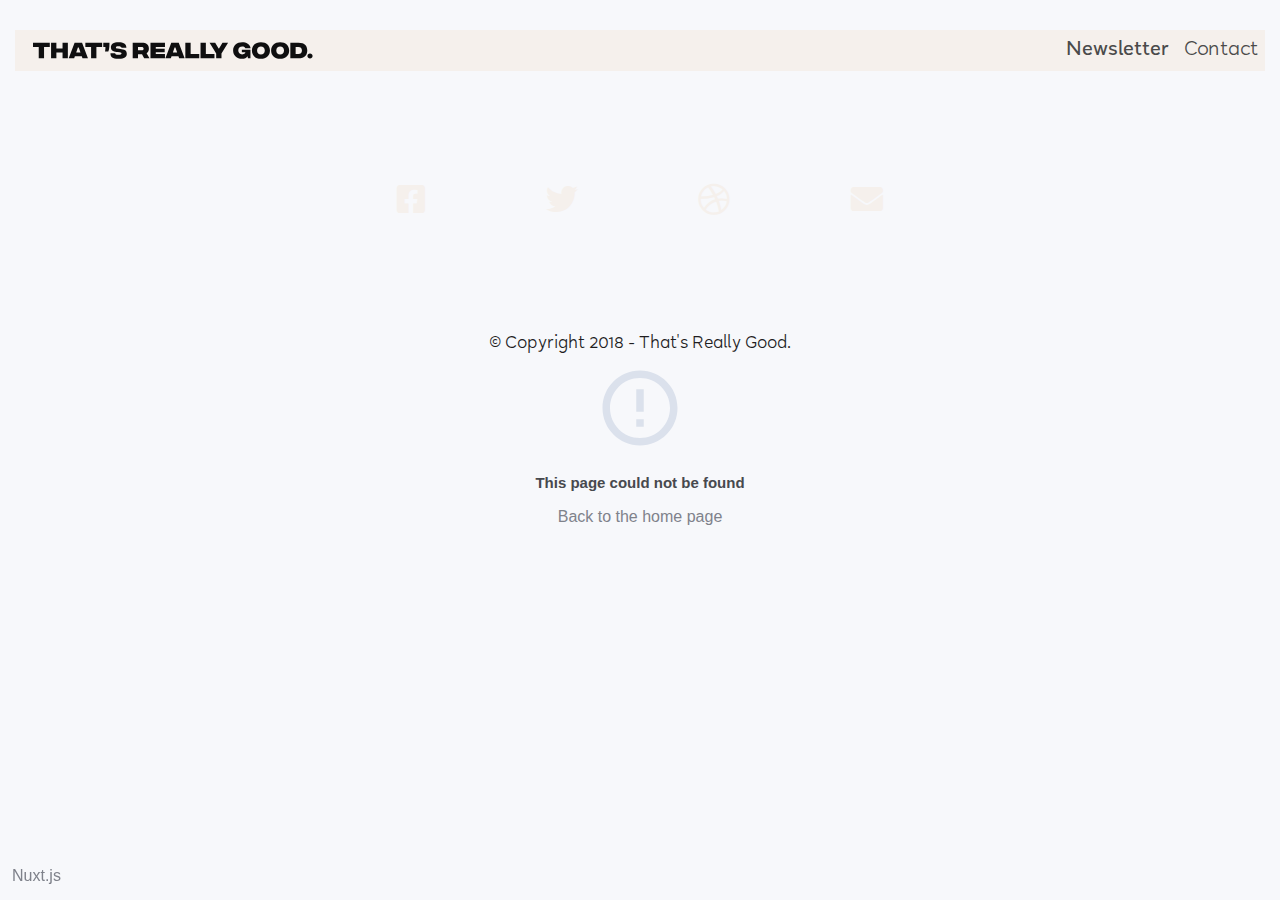
<file: 200.html>
<!doctype html>
<html data-n-head="">
  <head>
    <title data-n-head="true">vuxt-contentful</title><meta data-n-head="true" charset="utf-8"/><meta data-n-head="true" name="viewport" content="width=device-width, initial-scale=1"/><meta data-n-head="true" data-hid="description" name="description" content="My slick Nuxt.js project"/><link data-n-head="true" rel="icon" type="image/x-icon" href="/favicon.ico"/><link data-n-head="true" rel="stylesheet" href="https://use.fontawesome.com/releases/v5.0.10/css/all.css"/><script data-n-head="true" src="https://polyfill.io/v2/polyfill.min.js?features=IntersectionObserver"></script><link rel="preload" href="/_nuxt/58ea87b55b76e7ba56f9.js" as="script" /><link rel="preload" href="/_nuxt/2a375cec03a02bd22261.js" as="script" /><link rel="preload" href="/_nuxt/358c6c0a5de1f77a4d34.js" as="script" /><link rel="preload" href="/_nuxt/7ec6164765dc4adfae35.js" as="script" />
  </head>
  <body data-n-head="">
    <div id="__nuxt"><style>#nuxt-loading {  visibility: hidden;  opacity: 0;  position: absolute;  left: 0;  right: 0;  top: 0;  bottom: 0;  display: flex;  justify-content: center;  align-items: center;  flex-direction: column;  animation: nuxtLoadingIn 10s ease;  -webkit-animation: nuxtLoadingIn 10s ease;  animation-fill-mode: forwards;  overflow: hidden;}@keyframes nuxtLoadingIn {  0% {visibility: hidden;opacity: 0;  }  20% {visibility: visible;opacity: 0;  }  100% {visibility: visible;opacity: 1;  }}@-webkit-keyframes nuxtLoadingIn {  0% {visibility: hidden;opacity: 0;  }  20% {visibility: visible;opacity: 0;  }  100% {visibility: visible;opacity: 1;  }}#nuxt-loading>div,#nuxt-loading>div:after {  border-radius: 50%;  width: 5rem;  height: 5rem;}#nuxt-loading>div {  font-size: 10px;  position: relative;  text-indent: -9999em;  border: .5rem solid #F5F5F5;  border-left: .5rem solid #fff;  -webkit-transform: translateZ(0);  -ms-transform: translateZ(0);  transform: translateZ(0);  -webkit-animation: nuxtLoading 1.1s infinite linear;  animation: nuxtLoading 1.1s infinite linear;}#nuxt-loading.error>div {  border-left: .5rem solid #ff4500;  animation-duration: 5s;}@-webkit-keyframes nuxtLoading {  0% {-webkit-transform: rotate(0deg);transform: rotate(0deg);  }  100% {-webkit-transform: rotate(360deg);transform: rotate(360deg);  }}@keyframes nuxtLoading {  0% {-webkit-transform: rotate(0deg);transform: rotate(0deg);  }  100% {-webkit-transform: rotate(360deg);transform: rotate(360deg);  }}</style><script>window.addEventListener('error', function () {  var e = document.getElementById('nuxt-loading');  if (e) e.className += ' error';});</script><div id="nuxt-loading" aria-live="polite" role="status"><div>Loading...</div></div></div>
  <script type="text/javascript" src="/_nuxt/58ea87b55b76e7ba56f9.js"></script><script type="text/javascript" src="/_nuxt/2a375cec03a02bd22261.js"></script><script type="text/javascript" src="/_nuxt/358c6c0a5de1f77a4d34.js"></script><script type="text/javascript" src="/_nuxt/7ec6164765dc4adfae35.js"></script></body>
</html>
</file>
